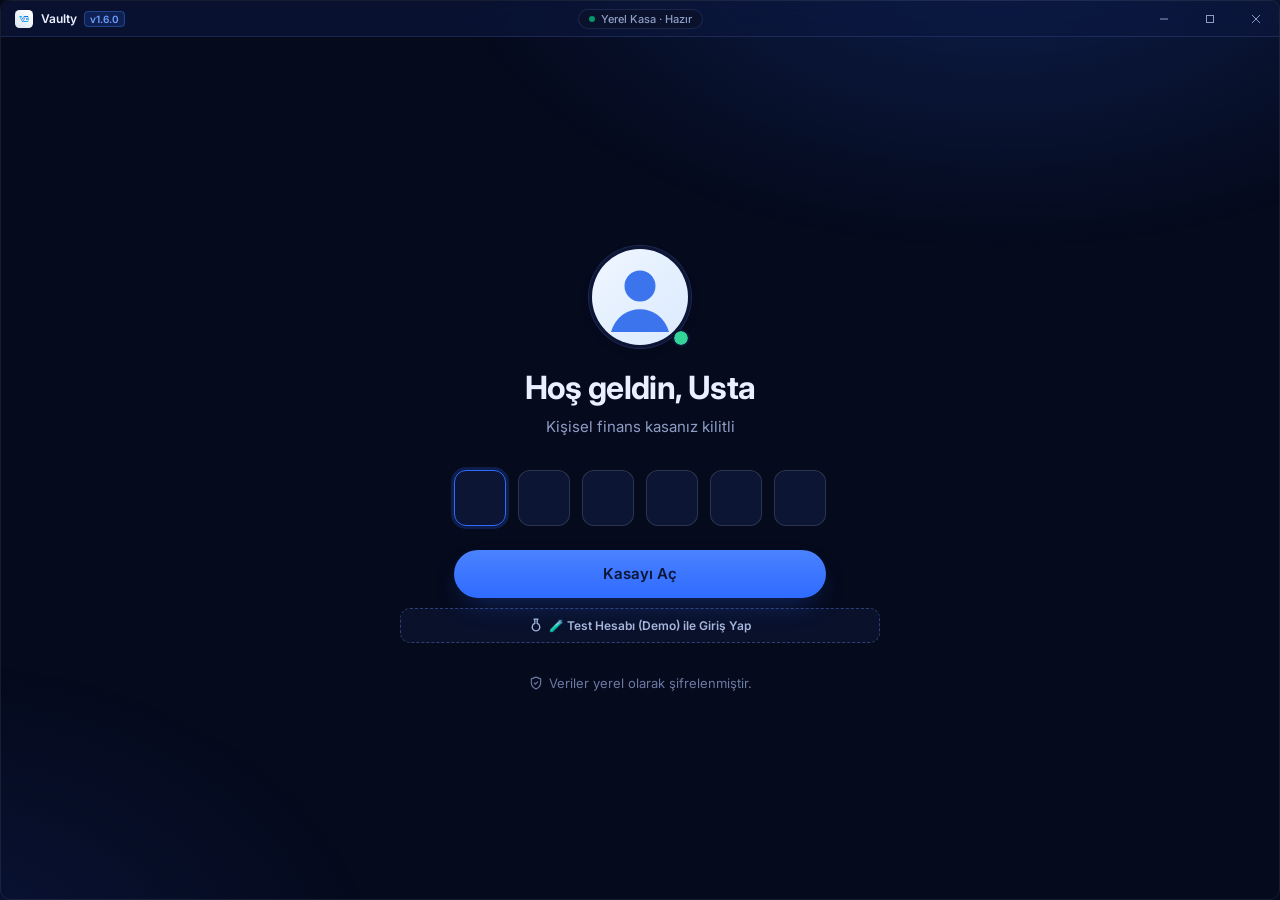
<file: index.html>
<!doctype html>
<html lang="tr">
<head>
<script>(function(){try{var p=localStorage.getItem("vaulty-theme")||"dark";var d=p==="system"?(matchMedia("(prefers-color-scheme: dark)").matches?"dark":"light"):(p==="light"?"light":"dark");document.documentElement.setAttribute("data-theme",d);}catch(e){document.documentElement.setAttribute("data-theme","dark");}})();</script>
<meta charset="utf-8">
<meta name="viewport" content="width=device-width, initial-scale=1">
<title>Vaulty</title>
<link rel="icon" type="image/jpeg" href="assets/app-icon.jpg">
<link rel="apple-touch-icon" href="assets/app-icon.jpg">
<link rel="preconnect" href="https://fonts.googleapis.com">
<link rel="preconnect" href="https://fonts.gstatic.com" crossorigin>
<link href="https://fonts.googleapis.com/css2?family=Inter:wght@400;500;600;700&family=Plus+Jakarta+Sans:wght@400;500;600;700&family=JetBrains+Mono:wght@500;600&display=swap" rel="stylesheet">
<link rel="stylesheet" href="shell.css">
<link rel="stylesheet" href="styles.css">
<link rel="stylesheet" href="theme.css">
</head>
<body class="light-shell">
<div class="shell">
  <!-- 36px Desktop Window Titlebar (Electron-ready) -->
  <header class="titlebar titlebar--light">
    <div class="titlebar__left">
      <img class="titlebar__logo" src="assets/app-icon.jpg" alt="Vaulty" width="18" height="18">
      <span class="titlebar__title">Vaulty <span style="font-size:10px;font-weight:600;color:var(--ink-blue);background:var(--tint-blue);border:1px solid var(--border-blue);padding:1px 5px;border-radius:4px;margin-left:4px;">v1.6.0</span></span>
    </div>
    <span class="env env--light"><i class="dot"></i>Yerel Kasa · Hazır</span>
    <div class="titlebar__controls" aria-label="Pencere kontrolleri">
      <button class="wc" data-wc="minimize" aria-label="Simge durumuna küçült" title="Simge durumuna küçült">
        <svg viewBox="0 0 10 10" width="10" height="10"><path d="M1 5h8" stroke="currentColor"/></svg>
      </button>
      <button class="wc" data-wc="maximize" aria-label="Ekranı kapla" title="Ekranı kapla">
        <svg viewBox="0 0 10 10" width="10" height="10"><rect x="1.5" y="1.5" width="7" height="7" fill="none" stroke="currentColor"/></svg>
      </button>
      <button class="wc wc--close" data-wc="close" aria-label="Kapat" title="Kapat">
        <svg viewBox="0 0 10 10" width="10" height="10"><path d="m1 1 8 8M9 1 1 9" stroke="currentColor"/></svg>
      </button>
    </div>
  </header>

  <!-- Seamless Centered Canvas -->
  <main class="canvas" aria-label="Kasa kimlik doğrulama ekranı">
    <section class="auth-flow" aria-labelledby="welcome-heading">
      <!-- 1. User Avatar / Profile Section (104x104) -->
      <div class="avatar-wrap">
        <div class="avatar-ring" title="Kasa Hazır / Çevrimdışı Güvenli">
          <div class="avatar">
            <svg viewBox="0 0 96 96" width="96" height="96" fill="none" aria-hidden="true">
              <defs>
                <linearGradient id="avatarGrad" x1="0" y1="0" x2="96" y2="96" gradientUnits="userSpaceOnUse">
                  <stop offset="0%" stop-color="#EFF6FF"/>
                  <stop offset="100%" stop-color="#DBEAFE"/>
                </linearGradient>
              </defs>
              <rect width="96" height="96" fill="url(#avatarGrad)"/>
              <circle cx="48" cy="37" r="15.5" fill="#2563EB" fill-opacity="0.88"/>
              <path d="M19 83c4.2-15 16.2-22.8 29-22.8S72.8 68 77 83" fill="#2563EB" fill-opacity="0.88"/>
            </svg>
          </div>
          <span class="avatar-status" role="status" aria-label="Kasa Hazır / Çevrimdışı Güvenli"></span>
        </div>
      </div>

      <!-- 2. Greeting & Labels -->
      <header class="identity-header">
        <h1 id="welcome-heading" class="identity-title">Hoş geldin, Usta</h1>
        <p class="identity-subtitle">Kişisel finans kasanız kilitli</p>
      </header>

      <!-- 3. 6-Digit Banking PIN Input Matrix -->
      <form id="unlockForm" class="unlock-form" novalidate autocomplete="off" autocorrect="off" autocapitalize="off" spellcheck="false">
        <div
          class="pin-matrix"
          id="pinMatrix"
          role="group"
          aria-label="6 Haneli Kasa PIN Kodu"
          aria-describedby="pinError"
        >
          <div class="pin-cell">
            <input type="text" inputmode="numeric" pattern="[0-9]*" maxlength="1" autocomplete="off" autocorrect="off" autocapitalize="off" spellcheck="false" name="pin_digit_0" aria-label="PIN 1. hane" data-index="0" autofocus>
            <span class="pin-dot" aria-hidden="true"></span>
          </div>
          <div class="pin-cell">
            <input type="text" inputmode="numeric" pattern="[0-9]*" maxlength="1" autocomplete="off" autocorrect="off" autocapitalize="off" spellcheck="false" name="pin_digit_1" aria-label="PIN 2. hane" data-index="1">
            <span class="pin-dot" aria-hidden="true"></span>
          </div>
          <div class="pin-cell">
            <input type="text" inputmode="numeric" pattern="[0-9]*" maxlength="1" autocomplete="off" autocorrect="off" autocapitalize="off" spellcheck="false" name="pin_digit_2" aria-label="PIN 3. hane" data-index="2">
            <span class="pin-dot" aria-hidden="true"></span>
          </div>
          <div class="pin-cell">
            <input type="text" inputmode="numeric" pattern="[0-9]*" maxlength="1" autocomplete="off" autocorrect="off" autocapitalize="off" spellcheck="false" name="pin_digit_3" aria-label="PIN 4. hane" data-index="3">
            <span class="pin-dot" aria-hidden="true"></span>
          </div>
          <div class="pin-cell">
            <input type="text" inputmode="numeric" pattern="[0-9]*" maxlength="1" autocomplete="off" autocorrect="off" autocapitalize="off" spellcheck="false" name="pin_digit_4" aria-label="PIN 5. hane" data-index="4">
            <span class="pin-dot" aria-hidden="true"></span>
          </div>
          <div class="pin-cell">
            <input type="text" inputmode="numeric" pattern="[0-9]*" maxlength="1" autocomplete="off" autocorrect="off" autocapitalize="off" spellcheck="false" name="pin_digit_5" aria-label="PIN 6. hane" data-index="5">
            <span class="pin-dot" aria-hidden="true"></span>
          </div>
        </div>

        <p class="field-error" id="pinError" role="alert" aria-live="polite"></p>

        <!-- 4. Unlock Button -->
        <button type="submit" class="unlock-btn" id="unlockBtn">
          <span class="unlock-btn__text">Kasayı Aç</span>
          <span class="unlock-btn__spinner" aria-hidden="true"></span>
        </button>

        <!-- 4b. Test Mode Quick Launch Button -->
        <button type="button" class="btn-demo-mode" id="demoModeLoginBtn" title="Şifre girmeden örnek test hesabı ile aç">
          <svg viewBox="0 0 24 24" width="14" height="14" fill="none" stroke="currentColor" stroke-width="2.2" stroke-linecap="round" stroke-linejoin="round" aria-hidden="true">
            <path d="M10 2v7.31M14 2v7.31M8.5 2h7M14 9.3a6.5 6.5 0 1 1-4 0"/>
          </svg>
          <span>🧪 Test Hesabı (Demo) ile Giriş Yap</span>
        </button>
      </form>

      <!-- 5. Security Footer -->
      <footer class="security-footer">
        <span class="security-badge">
          <svg viewBox="0 0 24 24" width="14" height="14" fill="none" stroke="currentColor" stroke-width="2" stroke-linecap="round" stroke-linejoin="round" aria-hidden="true">
            <path d="M12 2 4 5v6c0 5 3.4 9.3 8 11 4.6-1.7 8-6 8-11V5l-8-3Z"/>
            <path d="m9 12 2 2 4-4"/>
          </svg>
          <span>Veriler yerel olarak şifrelenmiştir.</span>
        </span>
      </footer>
    </section>
  </main>
</div>

<script src="storage.js"></script>
<script src="shell.js"></script>
<script src="app.js"></script>
<script src="motion.js"></script>
</body>
</html>
</file>
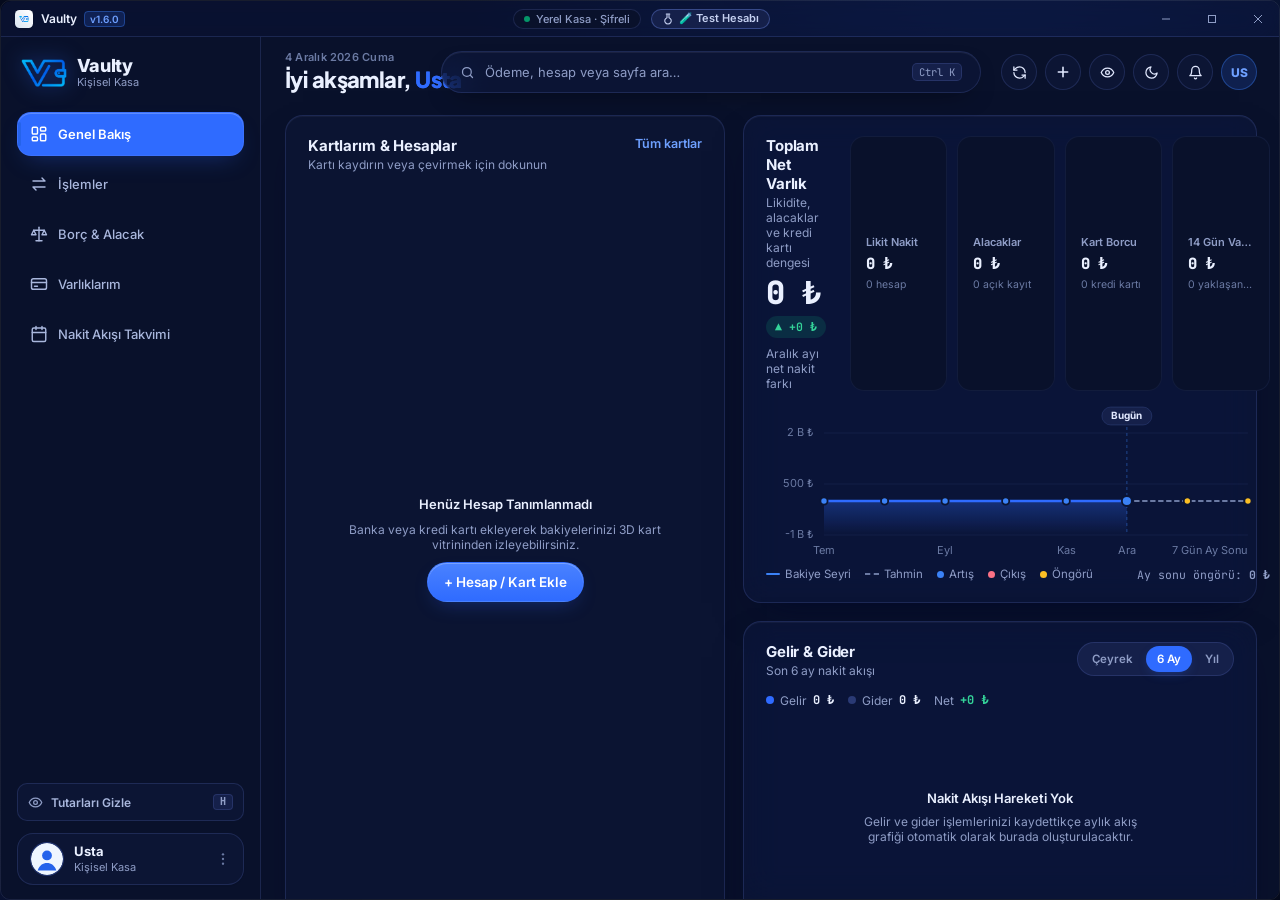
<file: dashboard.html>
<!doctype html>
<html lang="tr">
<head>
<script>(function(){try{var p=localStorage.getItem("vaulty-theme")||"dark";var d=p==="system"?(matchMedia("(prefers-color-scheme: dark)").matches?"dark":"light"):(p==="light"?"light":"dark");document.documentElement.setAttribute("data-theme",d);}catch(e){document.documentElement.setAttribute("data-theme","dark");}})();</script>
<meta charset="utf-8">
<meta name="viewport" content="width=device-width, initial-scale=1">
<meta name="color-scheme" content="dark light">
<title>Vaulty</title>
<link rel="icon" type="image/jpeg" href="assets/app-icon.jpg">
<link rel="apple-touch-icon" href="assets/app-icon.jpg">
<link rel="preconnect" href="https://fonts.googleapis.com">
<link rel="preconnect" href="https://fonts.gstatic.com" crossorigin>
<link href="https://fonts.googleapis.com/css2?family=Inter:wght@400;500;600;700;800&family=Plus+Jakarta+Sans:wght@500;600;700;800&family=JetBrains+Mono:wght@400;500;600;700&display=swap" rel="stylesheet">
<link rel="stylesheet" href="shell.css">
<link rel="stylesheet" href="components/sidebar/sidebar.css">
<link rel="stylesheet" href="components/cards/cards.css">
<link rel="stylesheet" href="components/charts/charts.css">
<link rel="stylesheet" href="components/tables/tables.css">
<link rel="stylesheet" href="views/views.css">
<link rel="stylesheet" href="modals/modals.css">
<link rel="stylesheet" href="components/recurring/recurring.css">
<link rel="stylesheet" href="theme.css">
</head>
<body>
<div class="shell">

  <!-- 36px Masaüstü Pencere Başlık Çubuğu -->
  <header class="titlebar">
    <div class="titlebar__left">
      <img class="titlebar__logo" src="assets/app-icon.jpg" alt="Vaulty" width="18" height="18">
      <span class="titlebar__title">Vaulty <span style="font-size:10px;font-weight:600;color:var(--ink-blue);background:var(--tint-blue);border:1px solid var(--border-blue);padding:1px 5px;border-radius:4px;margin-left:4px;">v1.6.0</span></span>
    </div>
    <div class="titlebar__center">
      <span class="env" id="titlebarEnvBadge"><i class="dot"></i>Yerel Kasa · Şifreli</span>
      
      <!-- Test / Demo Modu Kontrol Şeridi -->
      <div class="test-mode-controls" id="testModeControls" style="-webkit-app-region: no-drag !important; display:inline-flex; align-items:center; gap:6px;">
        <button type="button" class="titlebar-test-btn" id="toggleTestModeBtn" title="Örnek verilerle test hesabına geç">
          <svg viewBox="0 0 24 24" width="12" height="12" fill="none" stroke="currentColor" stroke-width="2.2" stroke-linecap="round" stroke-linejoin="round" aria-hidden="true">
            <path d="M10 2v7.31M14 2v7.31M8.5 2h7M14 9.3a6.5 6.5 0 1 1-4 0"/>
          </svg>
          <span>🧪 Test Hesabı</span>
        </button>
        <div class="test-mode-active-bar" id="testModeActiveBar" style="display:none; align-items:center; gap:6px;">
          <span class="test-pill mono">TEST MODU</span>
          <button type="button" class="test-action-btn test-action-btn--reset" id="resetTestDataBtn" title="Test verilerini ilk haline sıfırla">
            🔄 Testi Sıfırla
          </button>
          <button type="button" class="test-action-btn test-action-btn--exit" id="exitTestModeBtn" title="Test modunu kapat ve asıl hesabıma dön">
            ✕ Çıkış
          </button>
        </div>
      </div>
    </div>
    <div class="titlebar__controls" aria-label="Pencere kontrolleri">
      <button class="wc" data-wc="minimize" aria-label="Simge durumuna küçült" title="Simge durumuna küçült">
        <svg viewBox="0 0 10 10" width="10" height="10"><path d="M1 5h8" stroke="currentColor"/></svg>
      </button>
      <button class="wc" data-wc="maximize" aria-label="Ekranı kapla" title="Ekranı kapla">
        <svg viewBox="0 0 10 10" width="10" height="10"><rect x="1.5" y="1.5" width="7" height="7" fill="none" stroke="currentColor"/></svg>
      </button>
      <button class="wc wc--close" data-wc="close" aria-label="Kapat" title="Kapat">
        <svg viewBox="0 0 10 10" width="10" height="10"><path d="m1 1 8 8M9 1 1 9" stroke="currentColor"/></svg>
      </button>
    </div>
  </header>

  <div class="workspace root-layout" id="app">
    <!-- Sol Navigasyon Kenar Çubuğu (260px sabit, #F8FAFC, 1px solid #E2E8F0) -->
    <aside class="sidebar" aria-label="Ana menü">
      <!-- Blok 1: Marka Başlığı (Vaulty) -->
      <header class="sidebar__header">
        <div class="brand">
          <img class="brand__logo-img" src="assets/vault-logo.png" alt="Vaulty" draggable="false">
          <div class="brand__meta">
            <span class="brand__name">Vaulty</span>
            <span class="brand__sub">Kişisel Kasa</span>
          </div>
        </div>
      </header>

      <!-- Blok 2: Ana Navigasyon (5 Temel Rota) -->
      <nav class="nav nav--primary" aria-label="Ana modüller">
        <a href="#" class="nav__item is-active" aria-current="page" data-view="dashboard" data-title="Genel Bakış">
          <svg viewBox="0 0 24 24" aria-hidden="true">
            <rect x="3" y="3" width="7" height="9" rx="1.5"/>
            <rect x="14" y="3" width="7" height="5" rx="1.5"/>
            <rect x="14" y="12" width="7" height="9" rx="1.5"/>
            <rect x="3" y="16" width="7" height="5" rx="1.5"/>
          </svg>
          <span class="nav__label">Genel Bakış</span>
        </a>
        <a href="#" class="nav__item" data-view="transactions" data-title="İşlemler">
          <svg viewBox="0 0 24 24" aria-hidden="true">
            <path d="M4 8h16l-4-4"/>
            <path d="M20 16H4l4 4"/>
          </svg>
          <span class="nav__label">İşlemler</span>
        </a>
        <a href="#" class="nav__item" data-view="debt" data-title="Borç & Alacak">
          <svg viewBox="0 0 24 24" aria-hidden="true">
            <path d="M12 3v18"/>
            <path d="M5 7h14"/>
            <path d="m5 7-3 6h6l-3-6Z"/>
            <path d="m19 7-3 6h6l-3-6Z"/>
            <path d="M8 21h8"/>
          </svg>
          <span class="nav__label">Borç &amp; Alacak</span>
        </a>
        <a href="#" class="nav__item" data-view="assets" data-title="Varlıklarım">
          <svg viewBox="0 0 24 24" aria-hidden="true">
            <rect x="2" y="5" width="20" height="14" rx="2.5"/>
            <path d="M2 10h20"/>
            <path d="M6 15h4"/>
          </svg>
          <span class="nav__label">Varlıklarım</span>
        </a>
        <a href="#" class="nav__item" data-view="planned" data-title="Nakit Akışı Takvimi">
          <svg viewBox="0 0 24 24" aria-hidden="true">
            <rect x="3" y="4" width="18" height="18" rx="2"/>
            <path d="M16 2v4M8 2v4M3 10h18"/>
          </svg>
          <span class="nav__label">Nakit Akışı Takvimi</span>
        </a>
      </nav>

      <!-- Hızlı Araçlar: Tutarları Gizle / Gizlilik Modu -->
      <div class="sidebar__tools">
        <button type="button" class="sidebar-privacy-btn" id="privacyToggleBtn" data-action="toggle-privacy" title="Gizlilik Modu (Kısayol: H)" aria-label="Gizlilik Modunu Aç/Kapat">
          <span class="privacy-btn-icon">
            <svg class="privacy-icon-eye" viewBox="0 0 24 24" width="15" height="15" fill="none" stroke="currentColor" stroke-width="2" stroke-linecap="round" stroke-linejoin="round">
              <path d="M2 12s3-7 10-7 10 7 10 7-3 7-10 7-10-7-10-7Z"/>
              <circle cx="12" cy="12" r="3"/>
            </svg>
            <svg class="privacy-icon-off" viewBox="0 0 24 24" width="15" height="15" fill="none" stroke="currentColor" stroke-width="2" stroke-linecap="round" stroke-linejoin="round" style="display:none;">
              <path d="M9.88 9.88a3 3 0 1 0 4.24 4.24"/>
              <path d="M10.73 5.08A10.43 10.43 0 0 1 12 5c7 0 10 7 10 7a13.16 13.16 0 0 1-1.67 2.68"/>
              <path d="M6.61 6.61A13.526 13.526 0 0 0 2 12s3 7 10 7a9.74 9.74 0 0 0 5.39-1.61"/>
              <line x1="2" y1="2" x2="22" y2="22"/>
            </svg>
          </span>
          <span class="privacy-btn-label">Tutarları Gizle</span>
          <kbd class="privacy-kbd-hint">H</kbd>
        </button>
      </div>

      <!-- Blok 3: Kullanıcı Profili & Oturum Alt Kartı -->
      <div class="sidebar__footer" id="userMenuWrap">
        <div class="user-popover" id="userPopover" role="menu" aria-label="Kullanıcı oturum menüsü" hidden style="display: none !important; pointer-events: none !important;">
          <button type="button" class="popover-item" id="openSettingsBtn" data-action="open-settings-modal" role="menuitem">
            <svg viewBox="0 0 24 24" width="16" height="16" fill="none" stroke="currentColor" stroke-width="2" stroke-linecap="round" stroke-linejoin="round" aria-hidden="true">
              <path d="M20 21v-2a4 4 0 0 0-4-4H8a4 4 0 0 0-4 4v2"/>
              <circle cx="12" cy="7" r="4"/>
            </svg>
            <span>Profil &amp; Kasa Ayarları</span>
          </button>
          <button type="button" class="popover-item" id="openPreferencesBtn" data-action="open-preferences-modal" role="menuitem">
            <svg viewBox="0 0 24 24" width="16" height="16" fill="none" stroke="currentColor" stroke-width="2" stroke-linecap="round" stroke-linejoin="round" aria-hidden="true">
              <circle cx="12" cy="12" r="3"/>
              <path d="M19.4 15a1.7 1.7 0 0 0 .3 1.8l.1.1a2 2 0 1 1-2.8 2.8l-.1-.1a1.7 1.7 0 0 0-1.8-.3 1.7 1.7 0 0 0-1 1.5V21a2 2 0 1 1-4 0v-.1a1.7 1.7 0 0 0-1.1-1.5 1.7 1.7 0 0 0-1.8.3l-.1.1a2 2 0 1 1-2.8-2.8l.1-.1a1.7 1.7 0 0 0 .3-1.8 1.7 1.7 0 0 0-1.5-1H3a2 2 0 1 1 0-4h.1a1.7 1.7 0 0 0 1.5-1.1 1.7 1.7 0 0 0-.3-1.8l-.1-.1a2 2 0 1 1 2.8-2.8l.1.1a1.7 1.7 0 0 0 1.8.3H9a1.7 1.7 0 0 0 1-1.5V3a2 2 0 1 1 4 0v.1a1.7 1.7 0 0 0 1 1.5 1.7 1.7 0 0 0 1.8-.3l.1-.1a2 2 0 1 1 2.8 2.8l-.1.1a1.7 1.7 0 0 0-.3 1.8V9a1.7 1.7 0 0 0 1.5 1H21a2 2 0 1 1 0 4h-.1a1.7 1.7 0 0 0-1.5 1Z"/>
            </svg>
            <span>Uygulama Tercihleri</span>
          </button>
          <button type="button" class="popover-item" id="backupVaultBtn" data-action="backup-vault" role="menuitem">
            <svg viewBox="0 0 24 24" width="16" height="16" fill="none" stroke="currentColor" stroke-width="2" stroke-linecap="round" stroke-linejoin="round" aria-hidden="true">
              <path d="M19 21H5a2 2 0 0 1-2-2V5a2 2 0 0 1 2-2h11l5 5v11a2 2 0 0 1-2 2Z"/>
              <polyline points="17 21 17 13 7 13 7 21"/>
              <polyline points="7 3 7 8 15 8"/>
            </svg>
            <span>Yedek Al (JSON)</span>
          </button>
          <button type="button" class="popover-item" id="restoreVaultBtn" data-action="restore-vault" role="menuitem">
            <svg viewBox="0 0 24 24" width="16" height="16" fill="none" stroke="currentColor" stroke-width="2" stroke-linecap="round" stroke-linejoin="round" aria-hidden="true">
              <path d="M21 15v4a2 2 0 0 1-2 2H5a2 2 0 0 1-2-2v-4"/>
              <polyline points="17 8 12 3 7 8"/>
              <line x1="12" y1="3" x2="12" y2="15"/>
            </svg>
            <span>Yedekten Geri Yükle</span>
          </button>
          <div class="popover-divider" role="separator"></div>
          <button type="button" class="popover-item" id="popoverTestToggleBtn" data-action="enter-test-mode" role="menuitem">
            <svg viewBox="0 0 24 24" width="16" height="16" fill="none" stroke="currentColor" stroke-width="2" stroke-linecap="round" stroke-linejoin="round" aria-hidden="true">
              <path d="M10 2v7.31M14 2v7.31M8.5 2h7M14 9.3a6.5 6.5 0 1 1-4 0"/>
            </svg>
            <span id="popoverTestToggleText">Test Hesabına Geç</span>
          </button>
          <button type="button" class="popover-item" id="popoverResetTestBtn" data-action="reset-test-mode" role="menuitem" style="display:none;color:var(--ink-amber);">
            <svg viewBox="0 0 24 24" width="16" height="16" fill="none" stroke="currentColor" stroke-width="2" stroke-linecap="round" stroke-linejoin="round" aria-hidden="true">
              <path d="M3 12a9 9 0 0 1 15-6.7L21 8"/><path d="M21 3v5h-5"/>
              <path d="M21 12a9 9 0 0 1-15 6.7L3 16"/><path d="M3 21v-5h5"/>
            </svg>
            <span>Test Verilerini Sıfırla</span>
          </button>
          <div class="popover-divider" role="separator"></div>
          <button type="button" class="popover-item popover-item--danger" id="lockVaultBtn" role="menuitem">
            <svg viewBox="0 0 24 24" width="16" height="16" fill="none" stroke="currentColor" stroke-width="2" stroke-linecap="round" stroke-linejoin="round" aria-hidden="true">
              <rect x="4" y="11" width="16" height="10" rx="2"/>
              <path d="M8 11V7a4 4 0 0 1 8 0v4"/>
            </svg>
            <span>Kasayı Kilitle</span>
          </button>
        </div>

        <button
          type="button"
          class="user-card"
          id="userCardBtn"
          aria-haspopup="menu"
          aria-expanded="false"
        >
          <span class="user-card__avatar" id="sidebarUserAvatar" aria-hidden="true">
            <svg viewBox="0 0 36 36" width="34" height="34" fill="none">
              <rect width="36" height="36" rx="18" fill="#EFF6FF"/>
              <circle cx="18" cy="14" r="5.5" fill="#2563EB"/>
              <path d="M7.5 31c1.7-5.6 6-8.4 10.5-8.4s8.8 2.8 10.5 8.4" fill="#2563EB"/>
            </svg>
          </span>
          <span class="user-card__info">
            <span class="user-card__name" id="sidebarUserName">Usta</span>
            <span class="user-card__sub">Kişisel Kasa</span>
          </span>
          <span class="user-card__more" id="userCardMoreBtn" title="Oturum menüsü" aria-hidden="true">
            <svg viewBox="0 0 24 24" width="16" height="16" fill="currentColor">
              <circle cx="12" cy="5" r="1.75"/>
              <circle cx="12" cy="12" r="1.75"/>
              <circle cx="12" cy="19" r="1.75"/>
            </svg>
          </span>
        </button>
      </div>
    </aside>

    <!-- Ana İçerik Alanı -->
    <main class="center scroll main-content" id="center">

      <!-- Üst Yardımcı Çubuk (Solda Karşılama, Ortada Geniş Arama, Sağda Hızlı Simgeler) -->
      <div class="vy-topbar" id="vyTopbar">
        <div class="vy-topbar__greet" id="vyTopGreet">
          <div class="vy-greeting__date"></div>
          <h1 class="overview-title vy-greeting__title">Genel Bakış</h1>
        </div>
        <div class="vy-topbar__center">
          <button type="button" class="vy-topbar__search" id="vyTopSearchBtn" aria-label="Ödeme, hesap veya sayfa ara">
            <svg viewBox="0 0 24 24" width="15" height="15" fill="none" stroke="currentColor" stroke-width="2" stroke-linecap="round"><circle cx="11" cy="11" r="7"/><path d="m20 20-3.5-3.5"/></svg>
            <span>Ödeme, hesap veya sayfa ara…</span>
            <kbd>Ctrl K</kbd>
          </button>
        </div>
        <div class="vy-topbar__right">
          <!-- Sabit 36x36 İkon Yuvası: Titreme/Kayma Yapmadan Açılan Cam Kapsül -->
          <div class="vy-rec-slot" id="recAlertSlot">
            <div id="recurringAlertBanner" class="recurring-alert-banner vy-topbar__alert is-collapsed"></div>
          </div>
          <div class="vy-topbar__actions">
          <button type="button" class="vy-circle-btn" data-action="open-transaction-modal" title="Yeni İşlem Ekle" aria-label="Yeni İşlem Ekle">
            <svg viewBox="0 0 24 24" width="16" height="16" fill="none" stroke="currentColor" stroke-width="2.4" stroke-linecap="round"><path d="M12 5v14M5 12h14"/></svg>
          </button>
          <button type="button" class="vy-circle-btn vy-privacy-toggle" id="vyTopPrivacyBtn" data-action="toggle-privacy" title="Gizlilik Modu (Kısayol: H)" aria-label="Gizlilik Modunu Aç/Kapat" aria-pressed="false">
            <svg class="privacy-icon-eye" viewBox="0 0 24 24" width="15" height="15" fill="none" stroke="currentColor" stroke-width="2" stroke-linecap="round" stroke-linejoin="round">
              <path d="M2 12s3-7 10-7 10 7 10 7-3 7-10 7-10-7-10-7Z"/>
              <circle cx="12" cy="12" r="3"/>
            </svg>
            <svg class="privacy-icon-off" viewBox="0 0 24 24" width="15" height="15" fill="none" stroke="currentColor" stroke-width="2" stroke-linecap="round" stroke-linejoin="round" style="display:none;">
              <path d="M9.88 9.88a3 3 0 1 0 4.24 4.24"/>
              <path d="M10.73 5.08A10.43 10.43 0 0 1 12 5c7 0 10 7 10 7a13.16 13.16 0 0 1-1.67 2.68"/>
              <path d="M6.61 6.61A13.526 13.526 0 0 0 2 12s3 7 10 7a9.74 9.74 0 0 0 5.39-1.61"/>
              <line x1="2" y1="2" x2="22" y2="22"/>
            </svg>
          </button>
          <button type="button" class="vy-circle-btn vy-theme-toggle" id="vyTopThemeBtn" title="Temayı Değiştir (Açık / Koyu)" aria-label="Temayı değiştir">
            <svg class="vy-sun" viewBox="0 0 24 24" fill="none" stroke="currentColor" stroke-width="2" stroke-linecap="round"><circle cx="12" cy="12" r="4"/><path d="M12 2v2M12 20v2M4.9 4.9l1.4 1.4M17.7 17.7l1.4 1.4M2 12h2M20 12h2M4.9 19.1l1.4-1.4M17.7 6.3l1.4-1.4"/></svg>
            <svg class="vy-moon" viewBox="0 0 24 24" fill="none" stroke="currentColor" stroke-width="2" stroke-linecap="round" stroke-linejoin="round"><path d="M21 12.8A9 9 0 1 1 11.2 3a7 7 0 0 0 9.8 9.8z"/></svg>
          </button>
          <div class="vy-bell-wrap" id="vyBellWrap">
            <button type="button" class="vy-circle-btn" id="vyBellBtn" title="Yaklaşan Ödeme &amp; Vadeler" aria-label="Bildirimler" aria-expanded="false">
              <svg viewBox="0 0 24 24" width="15" height="15" fill="none" stroke="currentColor" stroke-width="2" stroke-linecap="round" stroke-linejoin="round"><path d="M6 8a6 6 0 0 1 12 0c0 7 3 9 3 9H3s3-2 3-9"/><path d="M10.3 21a1.94 1.94 0 0 0 3.4 0"/></svg>
              <span class="vy-bell-dot" id="vyBellDot" hidden></span>
            </button>
            <div class="vy-bell-popover" id="vyBellPopover" hidden></div>
          </div>
          <button type="button" class="vy-avatar-pill" id="vyTopAvatarBtn" data-action="open-settings-modal" title="Profil &amp; Kasa Ayarları" aria-label="Profil ayarları">
            <span id="vyTopInitials">US</span>
          </button>
          </div>
        </div>
      </div>

      <!-- =================================================================
           EKRAN 1: VARLIKLARIM & HESAPLAR (ASSETS & ACCOUNTS)
           ================================================================= -->
      <div class="center__inner assets-screen" id="assetsView" hidden>
        <!-- 1. Üst Başlık Çubuğu -->
        <header class="dc-header assets-page-header">
          <div class="dc-header__titles">
            <h1 class="dc-title">Varlıklarım &amp; Hesaplar</h1>
          </div>
          <div class="dc-header__actions">
            <button type="button" class="dc-secondary-btn tx-btn-40" id="openTransferModalBtn" data-action="open-transfer-modal">
              <svg viewBox="0 0 24 24" width="15" height="15" fill="none" stroke="currentColor" stroke-width="2.2" stroke-linecap="round" stroke-linejoin="round" aria-hidden="true"><path d="m7 16 5 5 5-5"/><path d="M12 21V3"/><path d="m17 8-5-5-5 5"/></svg>
              <span>Para Aktar</span>
            </button>
            <button type="button" class="dc-add-btn tx-btn-40" id="openAddAccountBtn" data-action="open-account-modal">
              <svg viewBox="0 0 24 24" width="17" height="17" fill="none" stroke="currentColor" stroke-width="2.4" stroke-linecap="round" stroke-linejoin="round" aria-hidden="true">
                <path d="M12 5v14M5 12h14"/>
              </svg>
              <span>Yeni Hesap / Kart Ekle</span>
            </button>
          </div>
        </header>

        <!-- 2. Likidite & Kredi KPI Şeridi (3 Dengeli Kart) -->
        <section class="dc-kpis assets-kpis" id="assetsKpis" aria-label="Likidite ve kredi kartı özeti"></section>

        <!-- 3. Üç Sütunlu Çalışma Alanı (Sol Hesaplar | Orta Hesap İnceleyici | Sağ Kumbaralar) -->
        <section class="assets-split" aria-label="Cüzdan vitrini, hesap inceleyici ve kumbaralar">
          <!-- SOL PANEL: Hesaplarım & Varlık Dengesi -->
          <div class="wallet-pane">
            <div class="seg-control wallet-tabs" role="tablist" aria-label="Hesap türü filtresi">
              <button type="button" role="tab" class="seg-pill is-active" data-wtab="all" aria-selected="true">
                <span>Tümü</span>
                <span class="seg-count seg-count--all mono" id="wCountAll">0</span>
              </button>
              <button type="button" role="tab" class="seg-pill" data-wtab="liquid" aria-selected="false">
                <span>Banka / Nakit</span>
                <span class="seg-count mono" id="wCountLiquid">0</span>
              </button>
              <button type="button" role="tab" class="seg-pill" data-wtab="credit" aria-selected="false">
                <span>Kredi Kartları</span>
                <span class="seg-count mono" id="wCountCredit">0</span>
              </button>
            </div>

            <div class="wallet-stack" id="walletStack" role="listbox" aria-label="Hesaplar ve kartlar"></div>
            <div class="assets-mix-card" id="assetsMixCard" aria-label="Varlık ve kredi özeti"></div>
          </div>

          <!-- ORTA PANEL: Seçili Hesap Detayı & Hareket Masası -->
          <div class="inspector-pane" id="accountInspector" aria-live="polite"></div>

          <!-- SAĞ PANEL: Birikim Hedefleri & Kumbaralar -->
          <section class="savings-pots-section" aria-label="Birikim Kumbaraları ve Hedefler">
            <header class="pots-rail-head">
              <div>
                <h2 class="pots-rail-title">Birikim Kumbaraları</h2>
                <p class="pots-rail-sub" id="potsSummarySub">Aktif tasarruf hedefleri</p>
              </div>
              <button type="button" class="pots-add-btn" id="openAddSavingsGoalBtn">
                <svg viewBox="0 0 24 24" width="14" height="14" fill="none" stroke="currentColor" stroke-width="2.4" stroke-linecap="round"><path d="M12 5v14M5 12h14"/></svg>
                <span>Yeni</span>
              </button>
            </header>

            <div class="savings-pots-grid" id="savingsPotsGrid"></div>
          </section>
        </section>
      </div>

      <!-- =================================================================
           EKRAN 2: İŞLEMLER & HARCAMA KAYITLARI (TRANSACTIONS)
           ================================================================= -->
      <div class="center__inner transactions-screen" id="transactionsView" hidden>
        <header class="dc-header tx-page-header">
          <div class="dc-header__titles">
            <h1 class="dc-title">İşlemler &amp; Harcama Kayıtları</h1>
          </div>
          <div class="dc-header__actions">
            <button type="button" class="dc-secondary-btn tx-btn-40" id="openPayCardDebtFromTxBtn" data-action="open-pay-card-debt">
              <svg viewBox="0 0 24 24" width="16" height="16" fill="none" stroke="currentColor" stroke-width="2.2" stroke-linecap="round" stroke-linejoin="round" aria-hidden="true">
                <rect x="2" y="5" width="20" height="14" rx="2"/><path d="M2 10h20"/>
              </svg>
              <span>Kart Borcu Ödeme</span>
            </button>
            <button type="button" class="dc-secondary-btn tx-btn-40 tx-export-btn" id="exportTxBtn" data-action="export-transactions">
              <svg viewBox="0 0 24 24" width="16" height="16" fill="none" stroke="currentColor" stroke-width="2.2" stroke-linecap="round" stroke-linejoin="round" aria-hidden="true">
                <path d="M21 15v4a2 2 0 0 1-2 2H5a2 2 0 0 1-2-2v-4"/><polyline points="7 10 12 15 17 10"/><line x1="12" y1="15" x2="12" y2="3"/>
              </svg>
              <span>Dışa Aktar</span>
            </button>
            <button type="button" class="dc-add-btn tx-btn-40" id="openNewTxModalBtn" data-action="open-transaction-modal">
              <svg viewBox="0 0 24 24" width="17" height="17" fill="none" stroke="currentColor" stroke-width="2.4" stroke-linecap="round" stroke-linejoin="round" aria-hidden="true">
                <path d="M12 5v14M5 12h14"/>
              </svg>
              <span>Yeni İşlem Ekle</span>
            </button>
          </div>
        </header>

        <div id="txSubPaneList" class="tx-list-pane">
        <!-- İşlemler KPI Şeridi (3 Sütun Görsel Özet) -->
        <section class="dc-kpis assets-kpis tx-kpi-strip" id="txKpis" aria-label="İşlem özet göstergeleri"></section>

        <!-- İşlemler Ana Çalışma Alanı: Sol Tablo + Sağ Görsel Özet Paneli -->
        <div class="tx-workspace-grid">
        <section class="card activity-card tx-activity-card" aria-label="Tüm işlem hareketleri">
          <header class="tx-toolbar">
            <div class="tx-toolbar__left">
              <div class="search-field tx-search-field">
                <svg viewBox="0 0 24 24" width="15" height="15" fill="none" stroke="currentColor" stroke-width="2" stroke-linecap="round" stroke-linejoin="round" aria-hidden="true">
                  <circle cx="11" cy="11" r="7"/>
                  <path d="m21 21-4.3-4.3"/>
                </svg>
                <input id="txSearchInput" name="q_tx_search" type="search" placeholder="İşlem, kategori, hesap ara…" aria-label="İşlemlerde ara" autocomplete="off" autocorrect="off" autocapitalize="off" spellcheck="false">
              </div>

              <div class="tx-type-chips" id="txTypeQuickChips" role="group" aria-label="Hızlı işlem türü filtresi">
                <button type="button" class="tx-type-chip is-active" data-tx-type="all">Tümü</button>
                <button type="button" class="tx-type-chip" data-tx-type="Gider">Gider</button>
                <button type="button" class="tx-type-chip" data-tx-type="Gelir">Gelir</button>
                <button type="button" class="tx-type-chip" data-tx-type="Kart Borcu Ödeme">Kart Ödeme</button>
                <button type="button" class="tx-type-chip" data-tx-type="Transfer">Transfer</button>
              </div>
            </div>

            <div class="filters tx-filters">
              <span class="row-count mono" id="txViewRowCount">0 işlem</span>

              <!-- Hesap Seçimi -->
              <div class="custom-select tx-filter-dropdown" id="txFilterAccountDropdown" data-select-target="txFilterAccount">
                <select id="txFilterAccount" class="sr" tabindex="-1" aria-label="Hesap veya karta göre filtrele">
                  <option value="all">Tüm Hesaplar &amp; Kartlar</option>
                </select>
                <button type="button" class="custom-select__trigger tx-filter-dropdown__trigger" id="txFilterAccountTrigger" aria-haspopup="listbox" aria-expanded="false">
                  <span class="tx-filter-dropdown__label">Tüm Hesaplar &amp; Kartlar</span>
                  <svg class="custom-select__chevron" viewBox="0 0 24 24" width="14" height="14" fill="none" stroke="currentColor" stroke-width="2.2" stroke-linecap="round" stroke-linejoin="round" aria-hidden="true"><path d="m6 9 6 6 6-6"/></svg>
                </button>
                <div class="custom-select__popover tx-filter-dropdown__popover scroll" id="txFilterAccountPopover" role="listbox" hidden style="display: none !important; pointer-events: none !important;"></div>
              </div>

              <!-- İşlem Türü (Kaynak Select + Yedek Dropdown) -->
              <div class="custom-select tx-filter-dropdown tx-filter-dropdown--sr" id="txFilterTypeDropdown" data-select-target="txFilterType">
                <select id="txFilterType" class="sr" tabindex="-1" aria-label="İşlem türüne göre filtrele">
                  <option value="all">Tüm Türler</option>
                  <option value="Gider">Gider / Harcama</option>
                  <option value="Gelir">Gelir / Tahsilat</option>
                  <option value="Kart Borcu Ödeme">Kart Borcu Ödeme</option>
                  <option value="Transfer">Dahili Transfer</option>
                </select>
                <button type="button" class="custom-select__trigger tx-filter-dropdown__trigger" id="txFilterTypeTrigger" aria-haspopup="listbox" aria-expanded="false">
                  <span class="tx-filter-dropdown__label">Tüm Türler</span>
                  <svg class="custom-select__chevron" viewBox="0 0 24 24" width="14" height="14" fill="none" stroke="currentColor" stroke-width="2.2" stroke-linecap="round" stroke-linejoin="round" aria-hidden="true"><path d="m6 9 6 6 6-6"/></svg>
                </button>
                <div class="custom-select__popover tx-filter-dropdown__popover scroll" id="txFilterTypePopover" role="listbox" hidden style="display: none !important; pointer-events: none !important;"></div>
              </div>

              <!-- Zaman Aralığı -->
              <div class="custom-select tx-filter-dropdown" id="txFilterRangeDropdown" data-select-target="txFilterRange">
                <select id="txFilterRange" class="sr" tabindex="-1" aria-label="Zaman aralığına göre filtrele">
                  <option value="all">Tüm Zamanlar</option>
                  <option value="7">Son 7 Gün</option>
                  <option value="30">Son 30 Gün</option>
                  <option value="month">Bu Ay</option>
                </select>
                <button type="button" class="custom-select__trigger tx-filter-dropdown__trigger" id="txFilterRangeTrigger" aria-haspopup="listbox" aria-expanded="false">
                  <span class="tx-filter-dropdown__label">Tüm Zamanlar</span>
                  <svg class="custom-select__chevron" viewBox="0 0 24 24" width="14" height="14" fill="none" stroke="currentColor" stroke-width="2.2" stroke-linecap="round" stroke-linejoin="round" aria-hidden="true"><path d="m6 9 6 6 6-6"/></svg>
                </button>
                <div class="custom-select__popover tx-filter-dropdown__popover scroll" id="txFilterRangePopover" role="listbox" hidden style="display: none !important; pointer-events: none !important;"></div>
              </div>
            </div>
          </header>

          <div class="table-wrap tx-table-wrap">
            <table class="tx-modern-table">
              <thead>
                <tr>
                  <th>İşlem &amp; Bağlam</th>
                  <th>Tarih</th>
                  <th>Hesap &amp; Araç</th>
                  <th>Akış</th>
                  <th class="num">Tutar</th>
                </tr>
              </thead>
              <tbody id="txViewRows"></tbody>
            </table>
            <div class="empty tx-empty-placeholder" id="txViewEmpty" style="padding:48px 24px;text-align:center;display:flex;flex-direction:column;align-items:center;gap:12px;" hidden>
              <div style="width:52px;height:52px;border-radius:14px;background:var(--bg-muted);display:grid;place-items:center;color:var(--text-secondary);" aria-hidden="true">
                <svg viewBox="0 0 24 24" width="28" height="28" fill="none" stroke="currentColor" stroke-width="1.8">
                  <path d="M4 8h16l-4-4"/><path d="M20 16H4l4 4"/>
                </svg>
              </div>
              <p style="font-size:14px;font-weight:600;color:var(--text-primary);margin:0;">Henüz İşlem veya Harcama Kaydı Yok</p>
              <p style="font-size:13px;color:var(--text-secondary);max-width:320px;margin:0;">Gelir, gider ve kart ödemelerinizi kaydederek kasanızı takip etmeye başlayın.</p>
              <button type="button" class="dc-add-btn tx-btn-40" id="emptyTxAddNewBtn" data-action="open-transaction-modal" style="margin-top:6px;">+ Yeni İşlem Ekle</button>
            </div>
          </div>

          <footer class="tx-table-footer" id="txTableFooter" aria-label="Tablo özeti ve sayfalama">
            <div class="tx-footer-status" id="txFooterCounter">Toplam 0 işlemden 0-0 arası gösteriliyor</div>
            <div class="tx-footer-pagesize" role="group" aria-label="Sayfa başına işlem sayısı">
              <button type="button" class="tx-pagesize-chip is-active" data-pagesize="12">12</button>
              <button type="button" class="tx-pagesize-chip" data-pagesize="24">24</button>
              <button type="button" class="tx-pagesize-chip" data-pagesize="48">48</button>
            </div>
            <div class="tx-footer-pagination" id="txPaginationControls" aria-label="Sayfa geçiş kontrolleri"></div>
          </footer>
        </section>

        <!-- Sağ Görsel Özet Paneli -->
        <aside class="tx-side-rail" id="txSideRail" aria-label="İşlem görsel özeti"></aside>
        </div>
        </div>
      </div>

      <!-- =================================================================
           EKRAN 3: BORÇ & ALACAK DEFTERİ (DEBT & CREDIT LEDGER)
           ================================================================= -->
      <div class="center__inner ledger-screen" id="debtView" hidden>
        <header class="dc-header">
          <div class="dc-header__titles">
            <h1 class="dc-title">Borç &amp; Alacak Defteri</h1>
            <p class="dc-subtitle">Aktif yükümlülükler, alacaklar ve kısmi ödeme planları</p>
          </div>
          <button type="button" class="dc-add-btn" id="openNewDebtModalBtn" data-action="open-debt-modal">
            <svg viewBox="0 0 24 24" width="17" height="17" fill="none" stroke="currentColor" stroke-width="2.4" stroke-linecap="round" stroke-linejoin="round" aria-hidden="true">
              <path d="M12 5v14M5 12h14"/>
            </svg>
            <span>Yeni Kayıt Ekle</span>
          </button>
        </header>

        <section class="dc-kpis" id="dcKpis" aria-label="Borç ve alacak özeti"></section>

        <div class="dc-workspace-grid">
        <div class="dc-ledger-container">
          <section class="dc-toolbar" aria-label="Filtre ve arama araç çubuğu">
            <div class="seg-control" role="tablist" aria-label="Kayıt görünümü">
              <button type="button" role="tab" class="seg-pill is-active" data-seg="all" aria-selected="true">
                <span>Tümü</span>
                <span class="seg-count seg-count--all mono" id="segCountAll">0</span>
              </button>
              <button type="button" role="tab" class="seg-pill" data-seg="payable" aria-selected="false">
                <span>Borçlarım</span>
                <span class="seg-count seg-count--pay mono" id="segCountPay">0</span>
              </button>
              <button type="button" role="tab" class="seg-pill" data-seg="receivable" aria-selected="false">
                <span>Alacaklarım</span>
                <span class="seg-count seg-count--rec mono" id="segCountRec">0</span>
              </button>
            </div>

            <div class="dc-toolbar__right">
              <div class="dc-search">
                <svg viewBox="0 0 24 24" width="15" height="15" fill="none" stroke="currentColor" stroke-width="2" stroke-linecap="round" stroke-linejoin="round" aria-hidden="true">
                  <circle cx="11" cy="11" r="7"/>
                  <path d="m21 21-4.3-4.3"/>
                </svg>
                <input id="dcSearchInput" name="q_dc_search" type="search" placeholder="Kişi, kurum veya açıklama ara…" aria-label="Kayıtlarda ara" autocomplete="off" autocorrect="off" autocapitalize="off" spellcheck="false">
              </div>

              <div class="custom-select tx-filter-dropdown" id="dcSortDropdown" data-select-target="dcSortSelect">
                <select id="dcSortSelect" class="sr" tabindex="-1" aria-label="Sıralama ölçütü">
                  <option value="due">Vadeye Göre (En Yakın)</option>
                  <option value="remaining">Kalan Tutara Göre</option>
                </select>
                <button type="button" class="custom-select__trigger tx-filter-dropdown__trigger" id="dcSortTrigger" aria-haspopup="listbox" aria-expanded="false">
                  <span class="tx-filter-dropdown__label">Vadeye Göre (En Yakın)</span>
                  <svg class="custom-select__chevron" viewBox="0 0 24 24" width="14" height="14" fill="none" stroke="currentColor" stroke-width="2.2" stroke-linecap="round" stroke-linejoin="round" aria-hidden="true"><path d="m6 9 6 6 6-6"/></svg>
                </button>
                <div class="custom-select__popover tx-filter-dropdown__popover scroll" id="dcSortPopover" role="listbox" hidden style="display: none !important; pointer-events: none !important;"></div>
              </div>
            </div>
          </section>

          <section class="dc-list" id="dcList" aria-label="Alacak ve borç listesi"></section>
        </div>

        <aside class="dc-side-rail" id="dcSideRail" aria-label="Borç ve alacak görsel özeti"></aside>
        </div>
      </div>

      <!-- =================================================================
           EKRAN 4: GENEL BAKIŞ (DASHBOARD OVERVIEW)
           ================================================================= -->
      <div class="center__inner dash-screen" id="dashboardView">
        <!-- ÜST BENTO (Referans Görsel 1: Sol Kart Yığını | Sağ Net Bakiye + Nakit Akışı) -->
        <div class="vy-hero-bento">
          <!-- SOL PANEL: Etkileşimli 3D Kart Yığını & Çevirme -->
          <section class="dash-card dash-panel vy-hero-cards-panel dash-anim" style="--i:1" aria-label="Kartlarım ve Hesaplar">
            <header class="dash-panel__head">
              <div>
                <h2 class="dash-panel__title">Kartlarım &amp; Hesaplar</h2>
                <p class="dash-panel__sub">Kartı kaydırın veya çevirmek için dokunun</p>
              </div>
              <button type="button" class="vy-panel-link" id="dashAllCardsLink" data-goto-view="assets">Tüm kartlar</button>
            </header>
            <div class="dash-wallet vy-wallet-stage" id="dashWallet"></div>
          </section>

          <!-- SAĞ KOLON: Üstte Net Varlık + Tahmin Grafiği, Altta Gelir & Gider -->
          <div class="vy-hero-analytics">
            <!-- SAĞ ÜST PANEL: Net Varlık Değeri + 4'lü Kırılım + Çizgi Grafik -->
            <section class="dash-card dash-panel vy-balance-panel dash-anim" style="--i:2" aria-label="Net varlık ve bakiye seyri">
              <header class="dash-panel__head">
                <div>
                  <h2 class="dash-panel__title">Toplam Net Varlık</h2>
                  <p class="dash-panel__sub" id="heroBalanceSub">Likidite, alacaklar ve kredi kartı dengesi</p>
                </div>
              </header>
              <div class="vy-balance-top" id="kpis"></div>
              <div class="vy-balance-chart-wrap" id="heroBalanceSpark"></div>
            </section>

            <!-- SAĞ ALT PANEL: Gelir & Gider (Dönem Seçicili) -->
            <section class="dash-card dash-panel vy-cashflow-panel dash-anim" style="--i:3" aria-label="Gelir ve Gider">
              <header class="dash-panel__head">
                <div>
                  <h2 class="dash-panel__title">Gelir &amp; Gider</h2>
                  <p class="dash-panel__sub" id="cashFlowPeriodSub">Son 6 ay nakit akışı</p>
                </div>
                <div class="vy-period-seg" id="cashPeriodSeg" role="group" aria-label="Dönem seçimi">
                  <button type="button" class="vy-period-btn" data-cash-months="3">Çeyrek</button>
                  <button type="button" class="vy-period-btn is-active" data-cash-months="6">6 Ay</button>
                  <button type="button" class="vy-period-btn" data-cash-months="12">Yıl</button>
                </div>
              </header>
              <div class="vy-cash-summary" id="cashFlowSummary"></div>
              <div class="chart-box dash-chart" id="chartCash"></div>
            </section>
          </div>
        </div>

        <!-- ALT 3'LÜ BENTO: Harcama Dağılımı | Son Hareketler | Borç & Alacak Radarı -->
        <div class="vy-lower-bento">
          <section class="dash-card dash-panel dash-anim" style="--i:4" aria-label="Aylık harcama dağılımı">
            <header class="dash-panel__head">
              <div>
                <h2 class="dash-panel__title">Harcama Dağılımı</h2>
                <p class="dash-panel__sub">Kategorilere göre gider payı</p>
              </div>
              <a href="#" class="dash-link" id="dashSpendInsightsLink">Detaylı Analiz <span aria-hidden="true">→</span></a>
            </header>
            <div class="dash-spend" id="dashSpend"></div>
          </section>

          <section class="dash-card dash-panel dash-anim" style="--i:5" aria-label="Son hareketler">
            <header class="dash-panel__head">
              <div>
                <h2 class="dash-panel__title">Son Hareketler</h2>
                <p class="dash-panel__sub">En son kaydedilen işlemler</p>
              </div>
              <a href="#" class="dash-link" id="dashAllTxLink">Tümü <span aria-hidden="true">→</span></a>
            </header>
            <ul class="dash-activity" id="dashRecent"></ul>
          </section>

          <section class="dash-card dash-panel dash-anim" style="--i:6" aria-label="Borç ve alacak radarı">
            <header class="dash-panel__head">
              <div>
                <h2 class="dash-panel__title">Borç &amp; Alacak Radarı</h2>
                <p class="dash-panel__sub">Yaklaşan ve geciken vadeler</p>
              </div>
              <button type="button" class="vy-panel-link" id="dashAddDebtBtn" data-action="open-debt-modal">+ Borç / Alacak</button>
            </header>
            <ul class="dash-radar" id="dashRadar"></ul>
          </section>
        </div>

        <!-- DAVRANIŞSAL ANALİTİK ŞERİDİ -->
        <section class="dash-card dash-panel dash-anim" id="dashAnalyticsSection" style="--i:7" aria-label="Finansal Analitik ve Raporlar"></section>
      </div>

      <!-- =================================================================
           EKRAN 5: NAKİT AKIŞI TAKVİMİ (CASHFLOW CALENDAR)
           ================================================================= -->
      <div class="center__inner calendar-screen" id="plannedView" hidden>
        <!-- 1. Üst Başlık Çubuğu -->
        <header class="dc-header cal-page-header">
          <div class="dc-header__titles">
            <h1 class="dc-title">Finansal Nakit Akışı Takvimi</h1>
          </div>
          <div class="cal-header-controls">
            <div class="cal-filter-pills" role="tablist" aria-label="Takvim akış filtresi">
              <button type="button" class="cal-filter-btn is-active" data-cal-filter="all">Tümü</button>
              <button type="button" class="cal-filter-btn" data-cal-filter="in">Gelirler</button>
              <button type="button" class="cal-filter-btn" data-cal-filter="out">Giderler</button>
              <button type="button" class="cal-filter-btn" data-cal-filter="planned">Planlı &amp; Vadeler</button>
            </div>
            <button type="button" class="cal-today-btn" id="calTodayBtn">Bugün</button>
            <div class="cal-month-nav">
              <button type="button" id="calPrevMonthBtn" class="cal-nav-btn" title="Önceki Ay" aria-label="Önceki Ay">
                <svg viewBox="0 0 24 24" width="15" height="15" fill="none" stroke="currentColor" stroke-width="2.3" stroke-linecap="round" stroke-linejoin="round"><path d="m15 18-6-6 6-6"/></svg>
              </button>
              <span id="calMonthTitle" class="mono cal-month-title"></span>
              <button type="button" id="calNextMonthBtn" class="cal-nav-btn" title="Sonraki Ay" aria-label="Sonraki Ay">
                <svg viewBox="0 0 24 24" width="15" height="15" fill="none" stroke="currentColor" stroke-width="2.3" stroke-linecap="round" stroke-linejoin="round"><path d="m9 18 6-6-6-6"/></svg>
              </button>
            </div>
          </div>
        </header>

        <!-- 2. KPI Üçlüsü -->
        <section class="dc-kpis cal-kpis" id="calKpis" aria-label="Aylık nakit akışı özeti"></section>

        <!-- 3. Ana Takvim Izgarası & Sağ Özet Sütunu -->
        <div class="cal-workspace-grid">
          <div class="card cal-main-card">
            <div id="calWeekdaysRow" class="cal-weekdays-row"></div>
            <div id="calDaysGrid" class="cal-days-grid"></div>
          </div>

          <aside class="cal-side-rail" id="calSideRail" aria-label="Günlük ve aylık nakit akışı özeti">
            <section class="cal-rail-card cal-rail-card--detail" id="calDetailCard">
              <div id="calDetailContent" class="cal-detail-content"></div>
            </section>
            <section class="cal-rail-card cal-rail-card--summary" id="calMonthSummaryCard"></section>
          </aside>
        </div>
      </div>
    </main>
  </div>
</div>

<!-- Modal Montaj Noktası: Tüm modallar modals/templates/*.tpl.js ve
     components/*/*.tpl.js şablonlarından ModalRegistry ile buraya enjekte edilir. -->
<div id="modalRoot"></div>

<!-- Bildirim Çubuğu -->
<div class="toast" id="toast" role="status" aria-live="polite" hidden style="display: none !important; pointer-events: none !important;"></div>

<script src="storage.js"></script>
<script src="shell.js"></script>

<!-- Modüler Çekirdek & Durum Yönetimi -->
<script src="core/state.js"></script>


<!-- Ortak Modal Altyapısı -->
<script src="modals/modal-base.js"></script>

<!-- Bileşenler (Components) -->
<script src="components/sidebar/sidebar.js"></script>
<script src="components/cards/cards.js"></script>
<script src="components/charts/charts.js"></script>
<script src="components/tables/tables.js"></script>
<script src="components/recurring/recurring-engine.js"></script>

<!-- Özel Modallar ve Ödeme Masaları -->
<script src="modals/new-transaction.js"></script>
<script src="modals/debt-pay-desk.js"></script>
<script src="modals/account-modals.js"></script>
<script src="modals/transfer-modal.js"></script>
<script src="modals/savings-goal-modal.js"></script>

<!-- Sayfa Görünümleri (Views) -->
<script src="views/overview.js"></script>
<script src="views/transactions.js"></script>
<script src="views/debts.js"></script>
<script src="views/assets.js"></script>
<script src="views/calendar.js"></script>

<!-- Global Olaylar & Başlatıcı -->
<script src="core/events.js"></script>
<script src="main.js"></script>
<script src="motion.js"></script>
</body>
</html>
</file>
<file: shell.css>
﻿/* =========================================================================
   VAULTY APP SHELL: ROOT VARIABLES, BASE RESETS & DESKTOP WINDOW FRAME
   ========================================================================= */

:root {
  --canvas: #F8FAFC;
  --surface: #FFFFFF;
  --border: #E2E8F0;
  --border-subtle: #F1F5F9;
  --border-hover: #CBD5E1;
  --input-bg: #F8FAFC;
  --text-primary: #0F172A;
  --text-secondary: #64748B;
  --text-muted: #94A3B8;

  --primary: #2563EB;
  --primary-hover: #1D4ED8;
  --primary-tint: #EFF6FF;

  --emerald: #059669;
  --emerald-dot: #10B981;
  --emerald-tint: #ECFDF5;

  --rose: #E11D48;
  --rose-tint: #FFF1F2;

  --danger-badge-bg: #FEE2E2;
  --danger-badge-text: #DC2626;

  --amber-badge-bg: #FEF3C7;
  --amber-badge-text: #D97706;

  --card-radius: 12px;
  --card-shadow: 0 4px 12px -2px rgba(0, 0, 0, 0.03);
  --section-gap: 24px;

  --font-sans: 'Inter', 'Plus Jakarta Sans', system-ui, -apple-system, 'Segoe UI', sans-serif;
  --font-mono: 'JetBrains Mono', ui-monospace, SFMono-Regular, Consolas, monospace;
}

* {
  box-sizing: border-box;
  margin: 0;
  padding: 0;
}

html,
body {
  width: 100vw;
  height: 100vh;
  overflow: hidden;
  background-color: var(--canvas);
  color: var(--text-primary);
  font-family: var(--font-sans);
  font-size: 14px;
  -webkit-font-smoothing: antialiased;
  -moz-osx-font-smoothing: grayscale;
  -webkit-app-region: no-drag !important;
}

/* =========================================================================
   STRICT HIT-TEST & NO-DRAG SAFEGUARDS (Prevents titlebar drag region bleed)
   ========================================================================= */
.workspace,
.sidebar,
.sidebar *,
.nav,
.nav *,
.nav__item,
.main,
.main *,
.canvas,
.canvas *,
.auth-flow,
.auth-flow *,
.bento-grid,
.bento-grid *,
.modal-overlay,
.modal-box,
.modal-box *,
.modal,
.modal *,
button,
input,
select,
textarea,
a,
[role="button"],
[role="option"],
.custom-select,
.custom-select * {
  -webkit-app-region: no-drag !important;
}

/* Interactive elements: force clean pointer-events */
.sidebar,
.nav,
.nav__item,
.main,
.workspace button,
.workspace input,
.workspace select,
.workspace textarea,
.workspace a {
  pointer-events: auto !important;
}

button,
input,
select {
  font: inherit;
  color: inherit;
}

.mono {
  font-family: var(--font-mono);
  font-variant-numeric: tabular-nums;
  font-feature-settings: "tnum";
}

.sr {
  position: absolute;
  width: 1px;
  height: 1px;
  overflow: hidden;
  clip: rect(0, 0, 0, 0);
}

kbd {
  font-family: var(--font-mono);
  font-size: 11px;
  padding: 2px 6px;
  border-radius: 5px;
  border: 1px solid var(--border);
  background: var(--bg-muted);
  color: var(--text-secondary);
  line-height: 1.2;
}

:focus-visible {
  outline: 2px solid var(--primary);
  outline-offset: 2px;
}

/* İnce kaydırma çubukları */
.scroll,
.table-wrap {
  scrollbar-width: thin;
  scrollbar-color: #CBD5E1 transparent;
}

.scroll::-webkit-scrollbar,
.table-wrap::-webkit-scrollbar {
  width: 6px;
  height: 6px;
}

.scroll::-webkit-scrollbar-track,
.table-wrap::-webkit-scrollbar-track {
  background: transparent;
}

.scroll::-webkit-scrollbar-thumb,
.table-wrap::-webkit-scrollbar-thumb {
  background: var(--bg-switch);
  border-radius: 3px;
}

/* Masaüstü Çalışma Alanı: 240px Sol Menü | Tam Genişlik Esnek Ana Alan */
.workspace,
#app,
.root-layout,
.app-shell {
  display: flex !important;
  flex-direction: row !important;
  width: 100vw !important;
  height: calc(100vh - var(--titlebar-h, 36px)) !important;
  max-height: calc(100vh - var(--titlebar-h, 36px)) !important;
  overflow: hidden !important;
  position: relative !important;
  box-sizing: border-box !important;
}


/* Shared desktop shell: locked 100vw x 100vh viewport + 36px light-mode titlebar (Electron-ready). */
:root {
  --titlebar-h: 36px;
}

html,
body {
  height: 100vh;
  width: 100vw;
  overflow: hidden;
  overscroll-behavior: none;
  -webkit-app-region: no-drag !important;
}

body {
  -webkit-user-select: none;
  user-select: none;
}

input,
textarea,
[contenteditable] {
  -webkit-user-select: text;
  user-select: text;
}

.shell {
  display: grid;
  grid-template-rows: var(--titlebar-h) minmax(0, 1fr);
  width: 100vw;
  height: 100vh;
  min-width: 1100px;
  min-height: 720px;
  overflow: hidden;
  border-radius: 10px;
  border: 1px solid rgba(0, 0, 0, 0.08);
  box-sizing: border-box;
  background-color: var(--bg-subtle);
  -webkit-app-region: no-drag !important;
}

@media (prefers-color-scheme: dark) {
  .shell {
    border-color: rgba(255, 255, 255, 0.08);
  }
}

body.dark-mode .shell,
[data-theme="dark"] .shell {
  border-color: rgba(255, 255, 255, 0.08);
}

body.is-maximized .shell {
  border-radius: 0 !important;
  border: none !important;
}

/* 1. Window Drag Region: STRICTLY confined ONLY to non-interactive parts of titlebar */
.titlebar {
  display: grid;
  grid-template-columns: 1fr auto 1fr;
  align-items: center;
  height: var(--titlebar-h);
  background: var(--bg-surface);
  border-bottom: 1px solid var(--border);
  font-size: 12px;
  color: var(--text-primary);
  -webkit-app-region: drag !important;
  user-select: none;
  border-top-left-radius: 10px;
  border-top-right-radius: 10px;
}

body.is-maximized .titlebar {
  border-top-left-radius: 0 !important;
  border-top-right-radius: 0 !important;
}

.titlebar__left {
  display: flex;
  align-items: center;
  gap: 8px;
  padding-left: 14px;
  font-weight: 600;
  color: var(--text-primary);
  -webkit-app-region: drag !important;
}

.titlebar__logo {
  width: 18px;
  height: 18px;
  border-radius: 4.5px;
  object-fit: cover;
  display: block;
  flex-shrink: 0;
  box-shadow: 0 1px 2px rgba(15, 23, 42, 0.08);
  -webkit-app-region: drag !important;
}

.env {
  display: inline-flex;
  align-items: center;
  gap: 6px;
  color: var(--text-secondary);
  padding: 2px 10px;
  border: 1px solid var(--border);
  border-radius: 999px;
  background: var(--bg-subtle);
  font-size: 11px;
  font-weight: 500;
  -webkit-app-region: drag !important;
}

.dot {
  width: 6px;
  height: 6px;
  border-radius: 50%;
  background: #059669;
}

.titlebar__controls {
  justify-self: end;
  display: flex;
  height: 100%;
  -webkit-app-region: no-drag !important;
  pointer-events: auto !important;
}

.wc {
  width: 46px;
  border: 0;
  background: transparent;
  color: var(--text-secondary);
  display: grid;
  place-items: center;
  cursor: pointer;
  transition: background-color 120ms ease, color 120ms ease;
  -webkit-app-region: no-drag !important;
  pointer-events: auto !important;
}

.wc:hover {
  background: var(--bg-muted);
  color: var(--text-primary);
}

.wc--close:hover {
  background: #E11D48;
  color: #FFFFFF;
}

.wc:focus-visible {
  outline: 2px solid #2563EB;
  outline-offset: -2px;
}

/* =========================================================================
   STRICT HIT-TEST & NO-DRAG ISOLATION (Prevents drag bleed into UI)
   ========================================================================= */
.shell > *:not(.titlebar),
.workspace,
.sidebar,
.sidebar *,
.nav,
.nav *,
.nav__item,
.main,
.main *,
.canvas,
.canvas *,
.auth-flow,
.auth-flow *,
.bento-grid,
.bento-grid *,
.modal-overlay,
.modal-box,
.modal-box *,
.modal,
.modal *,
button,
input,
select,
textarea,
a,
table,
tr,
td,
th,
article,
section,
.custom-select,
.custom-select__trigger,
.custom-select__popover,
.wallet-card,
.dc-kpi-card,
.tx-table-card,
.ledger-split-desk {
  -webkit-app-region: no-drag !important;
}

.workspace,
.sidebar,
.nav__item,
.main,
.canvas,
button,
input,
select,
textarea,
a {
  pointer-events: auto;
}

/* =========================================================
   Titlebar Privacy Button & Layout
   ========================================================= */
.titlebar__center {
  display: flex;
  align-items: center;
  gap: 10px;
  justify-content: center;
  -webkit-app-region: drag !important;
}

.titlebar__privacy-btn {
  display: inline-flex;
  align-items: center;
  gap: 5px;
  padding: 3px 9px;
  font-size: 11px;
  font-weight: 500;
  color: var(--text-secondary);
  background: var(--bg-subtle);
  border: 1px solid var(--border);
  border-radius: 999px;
  cursor: pointer;
  -webkit-app-region: no-drag !important;
  pointer-events: auto !important;
  transition: all 140ms ease;
  user-select: none;
}

.titlebar__privacy-btn:hover {
  background: var(--bg-muted);
  color: var(--text-primary);
  border-color: var(--border-hover);
}

body.privacy-active .titlebar__privacy-btn {
  background: var(--tint-blue);
  border-color: #93C5FD;
  color: var(--ink-blue);
  font-weight: 600;
}

.overview-privacy-btn {
  display: inline-flex;
  align-items: center;
  gap: 6px;
  font-weight: 600;
  padding: 8px 14px;
  border-radius: 10px;
  background: var(--bg-surface);
  border: 1px solid var(--border);
  color: var(--text-3);
  cursor: pointer;
  font-size: 13px;
  transition: all 0.15s ease;
  user-select: none;
}

.overview-privacy-btn:hover {
  background: var(--bg-subtle);
  border-color: var(--border-hover);
  color: var(--text-primary);
}

body.privacy-active .overview-privacy-btn {
  background: var(--tint-blue) !important;
  border-color: #93C5FD !important;
  color: var(--ink-blue) !important;
}

/* =========================================================
   Privacy / Röntgenci Modu (filter: blur(8px))
   ========================================================= */
body.privacy-active .dash-kpi__value,
body.privacy-active .dash-kpi__val,
body.privacy-active [data-count],
body.privacy-active .wc-amount,
body.privacy-active .tx-amt-val,
body.privacy-active .dc-kpi-card__value,
body.privacy-active .insp-metric-value,
body.privacy-active .insp-balance-big,
body.privacy-active .cd-radar-val,
body.privacy-active .dash-wcard__bal,
body.privacy-active .dash-wcard__limit-txt,
body.privacy-active .td-balance-pill,
body.privacy-active .amount,
body.privacy-active .balance,
body.privacy-active .kpi-value,
body.privacy-active .dash-act__val,
body.privacy-active .sd-radar-val,
body.privacy-active .wc-card-bal,
body.privacy-active .dc-col-balance,
body.privacy-active .sd-tl-card__amt,
body.privacy-active .cso-balance,
body.privacy-active .rec-total-val,
body.privacy-active .rec-item-amt,
body.privacy-active .rec-item-amount,
body.privacy-active .rec-banner-sub strong,
body.privacy-active .dash-donut__center strong,
body.privacy-active .dash-legend__val,
body.privacy-active .pot-card .mono,
body.privacy-active .cal-pill,
body.privacy-active .cal-event-item .mono,
body.privacy-active .cal-detail-head .mono,
body.privacy-active .wc-credit-meter-text span:first-child,
body.privacy-active .dash-radar__meta .mono,
body.privacy-active .dash-radar__amt,
body.privacy-active .dash-radar__body .mono,
body.privacy-active .insp-tx-amt,
body.privacy-active .insp-tx-table td:last-child,
body.privacy-active .insp-tx-table td.mono:last-child,
body.privacy-active .dc-progress-label,
body.privacy-active [data-privacy-blur] {
  filter: blur(8px) !important;
  user-select: none !important;
  transition: filter 160ms ease-in-out;
}

/* =========================================================================
   APP SHELL LAYOUT & VIEW ISOLATION ENGINE (Strict Fix & Alignment)
   ========================================================================= */

/* 1. Kök Düzen (App Shell Layout: Yatay Flex, 100vw x 100vh) */
.workspace,
#app,
.root-layout,
.app-shell {
  display: flex !important;
  flex-direction: row !important;
  width: 100vw !important;
  height: calc(100vh - var(--titlebar-h, 36px)) !important;
  max-height: calc(100vh - var(--titlebar-h, 36px)) !important;
  overflow: hidden !important;
  position: relative !important;
  box-sizing: border-box !important;
}

/* Sol Sidebar: Sabit 260px, z-index: 50, asla içeriğin altına girmez */
.sidebar {
  flex: 0 0 260px !important;
  width: 260px !important;
  min-width: 260px !important;
  max-width: 260px !important;
  height: 100% !important;
  position: relative !important;
  z-index: 50 !important;
  box-sizing: border-box !important;
  background-color: var(--bg-subtle) !important;
  border-right: 1px solid var(--border) !important;
}

/* Ana İçerik Sahnesi: flex: 1, 100% yükseklik, taşma yönetimi, 24px dolgu */
.center,
#center,
#mainContent,
.main-content {
  flex: 1 1 0% !important;
  width: auto !important;
  min-width: 0 !important;
  height: 100% !important;
  max-height: 100% !important;
  overflow-y: auto !important;
  overflow-x: hidden !important;
  position: relative !important;
  z-index: 1 !important;
  display: flex !important;
  flex-direction: column !important;
  box-sizing: border-box !important;
  background-color: var(--bg-subtle) !important;
}

.center__inner {
  width: 100% !important;
  max-width: 100% !important;
  min-width: 0 !important;
  padding: 24px !important;
  display: flex !important;
  flex-direction: column !important;
  gap: 20px !important;
  box-sizing: border-box !important;
}

/* Katı Görünüm İzolasyonu: [hidden] olan ekranlar asla görünemez ve yer kaplayamaz */
[hidden],
.center__inner[hidden],
#center > [hidden],
.center > [hidden],
.main-content > [hidden] {
  display: none !important;
  visibility: hidden !important;
  opacity: 0 !important;
  pointer-events: none !important;
  position: absolute !important;
  width: 0 !important;
  height: 0 !important;
  overflow: hidden !important;
  margin: 0 !important;
  padding: 0 !important;
  z-index: -9999 !important;
}

/* Test Modu (Demo Hesabı) Kontrolleri & Rozetleri */
.titlebar-test-btn {
  -webkit-app-region: no-drag !important;
  pointer-events: auto !important;
  cursor: pointer;
  display: inline-flex;
  align-items: center;
  gap: 5px;
  background: var(--bg-muted);
  border: 1px solid var(--border-hover);
  border-radius: 999px;
  padding: 3px 10px;
  font-size: 11px;
  font-weight: 600;
  color: var(--text-2);
  transition: all 140ms ease;
  line-height: 1;
}

.titlebar-test-btn:hover {
  background: var(--bg-track);
  color: var(--text-primary);
  border-color: #94A3B8;
  transform: translateY(-0.5px);
}

.test-mode-active-bar {
  -webkit-app-region: no-drag !important;
  pointer-events: auto !important;
  display: inline-flex;
  align-items: center;
  gap: 6px;
  background: var(--tint-amber);
  border: 1px solid #FCD34D;
  border-radius: 999px;
  padding: 2px 6px 2px 8px;
  line-height: 1;
}

.test-pill {
  font-size: 10px;
  font-weight: 800;
  color: var(--ink-amber);
  background: var(--tint-amber);
  padding: 2px 6px;
  border-radius: 4px;
  letter-spacing: 0.04em;
}

.test-action-btn {
  -webkit-app-region: no-drag !important;
  pointer-events: auto !important;
  cursor: pointer;
  border: none;
  border-radius: 6px;
  padding: 3px 8px;
  font-size: 11px;
  font-weight: 600;
  transition: all 120ms ease;
  line-height: 1.2;
}

.test-action-btn--reset {
  background: var(--bg-surface);
  color: var(--ink-amber);
  border: 1px solid #FCD34D;
}

.test-action-btn--reset:hover {
  background: var(--tint-amber-0);
  color: #78350F;
  border-color: #F59E0B;
}

.test-action-btn--exit {
  background: var(--tint-red-2);
  color: var(--ink-red);
  border: 1px solid #FECACA;
}

.test-action-btn--exit:hover {
  background: var(--tint-red);
  color: var(--ink-red);
  border-color: #F87171;
}

.btn-demo-mode {
  width: 100%;
  margin-top: 10px;
  background: var(--bg-subtle);
  border: 1px dashed var(--border-hover);
  border-radius: 10px;
  padding: 9px 14px;
  color: var(--text-3);
  font-size: 12px;
  font-weight: 600;
  cursor: pointer;
  display: inline-flex;
  align-items: center;
  justify-content: center;
  gap: 6px;
  transition: all 140ms ease;
}

.btn-demo-mode:hover {
  background: var(--tint-blue);
  border-color: #93C5FD;
  color: var(--ink-blue);
}


/* =========================================================================
   VAULTY SHELL: GLOBAL BUTTONS, TOAST NOTIFICATIONS & MOTION PREFERENCES
   ========================================================================= */
.btn {
  height: 40px;
  padding: 0 16px;
  border-radius: 8px;
  border: 1px solid transparent;
  font-size: 13.5px;
  font-weight: 600;
  cursor: pointer;
  display: inline-flex;
  align-items: center;
  justify-content: center;
  gap: 8px;
  transition: background-color 150ms ease, transform 100ms ease, border-color 150ms ease;
}

.btn:active {
  transform: scale(0.98);
}

.btn--primary {
  background-color: var(--primary);
  color: #FFFFFF;
}

.btn--primary:hover {
  background-color: var(--primary-hover);
}

.btn--secondary,
.btn--ghost {
  background-color: var(--surface);
  border-color: var(--border);
  color: var(--text-primary);
}

.btn--secondary:hover,
.btn--ghost:hover {
  background-color: var(--bg-subtle);
  border-color: var(--border-hover);
}

.toast {
  position: fixed;
  bottom: 24px;
  right: 28px;
  background-color: var(--text-primary);
  color: #FFFFFF;
  font-size: 13px;
  font-weight: 500;
  padding: 10px 16px;
  border-radius: 10px;
  box-shadow: 0 10px 25px -5px rgba(15, 23, 42, 0.25);
  z-index: 10050;
  animation: popUp 160ms ease both;
}

@media (prefers-reduced-motion: reduce) {
  *,
  *::before,
  *::after {
    transition-duration: 0.01ms !important;
    animation-duration: 0.01ms !important;
  }
}
</file>
<file: styles.css>
:root {
  --canvas-bg: #F8FAFC;
  --surface-white: #FFFFFF;
  --ring-border: #E2E8F0;
  --pin-border: #CBD5E1;
  --text-primary: #0F172A;
  --text-secondary: #64748B;
  --text-muted: #94A3B8;
  --royal-blue: #2563EB;
  --royal-blue-hover: #1D4ED8;
  --emerald: #10B981;
  --danger: #EF4444;
  --font-sans: 'Inter', 'Plus Jakarta Sans', system-ui, -apple-system, 'Segoe UI', sans-serif;
  --font-mono: 'JetBrains Mono', ui-monospace, SFMono-Regular, Consolas, monospace;
  /* 6 boxes * 52px + 5 gaps * 12px = 372px */
  --pin-row-width: 372px;
}

* {
  box-sizing: border-box;
  margin: 0;
  padding: 0;
}

html,
body {
  width: 100vw;
  height: 100vh;
  overflow: hidden;
  background-color: var(--canvas-bg);
  color: var(--text-primary);
  font-family: var(--font-sans);
  -webkit-font-smoothing: antialiased;
  -moz-osx-font-smoothing: grayscale;
  -webkit-app-region: no-drag !important;
}

.canvas,
.canvas *,
.auth-flow,
.auth-flow *,
button,
input,
a {
  -webkit-app-region: no-drag !important;
  pointer-events: auto !important;
}

button,
input {
  font: inherit;
  color: inherit;
}

/* Light-mode adaptation for the 36px Desktop Window Titlebar */
.titlebar--light {
  background: var(--bg-muted);
  border-bottom: 1px solid var(--ring-border);
  color: var(--text-primary);
  border-top-left-radius: 10px;
  border-top-right-radius: 10px;
}

body.is-maximized .titlebar--light {
  border-top-left-radius: 0 !important;
  border-top-right-radius: 0 !important;
}

body:not(.is-maximized) .canvas {
  border-bottom-left-radius: 10px;
  border-bottom-right-radius: 10px;
}

.titlebar--light .titlebar__logo {
  background: var(--royal-blue);
}

.env--light {
  color: var(--text-secondary);
  border-color: var(--ring-border);
  background: var(--surface-white);
}

.titlebar--light .wc {
  color: var(--text-secondary);
}

.titlebar--light .wc:hover {
  background: rgba(15, 23, 42, 0.06);
  color: var(--text-primary);
}

.titlebar--light .wc--close:hover {
  background: #E81123;
  color: #FFFFFF;
}

/* 1. Layout & Canvas Architecture (Seamless Background) */
.canvas {
  width: 100%;
  height: 100%;
  background-color: var(--canvas-bg);
  display: grid;
  place-items: center;
  padding: 24px;
  overflow: hidden;
}

.auth-flow {
  width: 100%;
  max-width: 480px;
  display: flex;
  flex-direction: column;
  align-items: center;
  animation: flowEnter 240ms cubic-bezier(0.16, 1, 0.3, 1) both;
}

@keyframes flowEnter {
  from {
    opacity: 0;
    transform: translateY(8px);
  }
  to {
    opacity: 1;
    transform: translateY(0);
  }
}

/* 2. Scaled Visual Hierarchy & Typography */
.avatar-wrap {
  display: flex;
  justify-content: center;
  align-items: center;
}

.avatar-ring {
  position: relative;
  width: 104px;
  height: 104px;
  border-radius: 50%;
  border: 1px solid var(--ring-border);
  background-color: var(--surface-white);
  display: grid;
  place-items: center;
  box-shadow: 0 4px 12px rgba(15, 23, 42, 0.04);
}

.avatar {
  width: 100%;
  height: 100%;
  border-radius: 50%;
  border: 3px solid var(--surface-white);
  overflow: hidden;
  display: grid;
  place-items: center;
  background-color: var(--tint-blue);
}

.avatar svg {
  width: 100%;
  height: 100%;
  display: block;
}

.avatar-status {
  position: absolute;
  bottom: 3px;
  right: 3px;
  width: 14px;
  height: 14px;
  border-radius: 50%;
  background-color: var(--emerald);
  outline: 2px solid var(--surface-white);
}

.identity-header {
  margin-top: 20px;
  text-align: center;
  width: 100%;
}

.identity-title {
  font-size: 32px;
  font-weight: 700;
  line-height: 1.2;
  letter-spacing: -0.02em;
  color: var(--text-primary);
  text-align: center;
}

.identity-subtitle {
  margin-top: 8px;
  font-size: 15px;
  font-weight: 400;
  line-height: 1.45;
  color: var(--text-secondary);
  text-align: center;
}

/* 3. 6-Digit Banking PIN Input Matrix */
.unlock-form {
  margin-top: 32px;
  width: 100%;
  display: flex;
  flex-direction: column;
  align-items: center;
}

.pin-matrix {
  display: flex;
  flex-direction: row;
  justify-content: center;
  align-items: center;
  gap: 12px;
}

.pin-cell {
  position: relative;
  width: 52px;
  height: 56px;
  border-radius: 12px;
  background-color: var(--surface-white);
  border: 1.5px solid var(--pin-border);
  display: grid;
  place-items: center;
  transition: border-color 150ms ease, box-shadow 150ms ease, transform 120ms ease;
  cursor: text;
}

.pin-cell:hover {
  border-color: #94A3B8;
}

.pin-cell:focus-within {
  border-color: #2563EB;
  box-shadow: 0 0 0 2px rgba(37, 99, 235, 0.18);
}

.pin-cell.is-filled {
  border-color: #94A3B8;
}

.pin-cell.is-filled:focus-within {
  border-color: #2563EB;
  box-shadow: 0 0 0 2px rgba(37, 99, 235, 0.18);
}

input::-webkit-contacts-auto-fill-button,
input::-webkit-credentials-auto-fill-button {
  visibility: hidden !important;
  display: none !important;
  pointer-events: none !important;
  height: 0 !important;
  width: 0 !important;
  margin: 0 !important;
}

.pin-matrix.has-error .pin-cell {
  border-color: var(--danger);
  box-shadow: 0 0 0 3px rgba(239, 68, 68, 0.12);
}

.pin-matrix.shake {
  animation: pinShake 320ms cubic-bezier(0.36, 0.07, 0.19, 0.97) both;
}

@keyframes pinShake {
  15%, 85% { transform: translateX(-4px); }
  30%, 70% { transform: translateX(6px); }
  45%, 55% { transform: translateX(-6px); }
}

.pin-cell input {
  width: 100%;
  height: 100%;
  border: 0;
  outline: none;
  background: transparent;
  text-align: center;
  font-family: var(--font-mono);
  font-size: 24px;
  font-weight: 600;
  color: transparent;
  caret-color: transparent;
  border-radius: 12px;
  cursor: pointer;
  user-select: none;
}

.pin-cell:focus-within:not(.is-filled) input {
  caret-color: var(--royal-blue);
}

.pin-dot {
  position: absolute;
  width: 10px;
  height: 10px;
  border-radius: 50%;
  background-color: var(--text-primary);
  pointer-events: none;
  opacity: 0;
  transform: scale(0.4);
  transition: opacity 120ms ease, transform 140ms cubic-bezier(0.34, 1.56, 0.64, 1);
}

.pin-cell.is-filled .pin-dot {
  opacity: 1;
  transform: scale(1);
}

.field-error {
  font-size: 13px;
  line-height: 1.35;
  color: var(--danger);
  text-align: center;
  margin-top: 0;
  min-height: 0;
  max-height: 0;
  opacity: 0;
  overflow: hidden;
  transition: max-height 160ms ease, margin-top 160ms ease, opacity 160ms ease;
}

.field-error.is-visible {
  margin-top: 10px;
  max-height: 24px;
  opacity: 1;
}

/* 4. Action & Security Footer */
.unlock-btn {
  margin-top: 24px;
  width: var(--pin-row-width);
  max-width: 100%;
  height: 48px;
  border: 0;
  border-radius: 10px;
  background-color: var(--royal-blue);
  color: var(--surface-white);
  font-size: 15px;
  font-weight: 600;
  cursor: pointer;
  position: relative;
  display: inline-flex;
  align-items: center;
  justify-content: center;
  transition: background-color 160ms ease, transform 100ms ease, box-shadow 160ms ease;
}

.unlock-btn:hover {
  background-color: var(--royal-blue-hover);
}

.unlock-btn:active {
  transform: scale(0.98);
}

.unlock-btn:focus-visible {
  outline: 2px solid var(--royal-blue);
  outline-offset: 2px;
}

.unlock-btn__spinner {
  position: absolute;
  width: 18px;
  height: 18px;
  border-radius: 50%;
  border: 2px solid rgba(255, 255, 255, 0.35);
  border-top-color: var(--surface-white);
  opacity: 0;
  animation: spin 0.7s linear infinite;
}

.unlock-btn.is-loading {
  pointer-events: none;
}

.unlock-btn.is-loading .unlock-btn__text {
  opacity: 0;
}

.unlock-btn.is-loading .unlock-btn__spinner {
  opacity: 1;
}

@keyframes spin {
  to {
    transform: rotate(360deg);
  }
}

.security-footer {
  margin-top: 32px;
  width: 100%;
  display: flex;
  justify-content: center;
}

.security-badge {
  display: inline-flex;
  align-items: center;
  justify-content: center;
  gap: 6px;
  font-size: 13px;
  font-weight: 400;
  color: var(--text-muted);
}

.security-badge svg {
  width: 14px;
  height: 14px;
  flex-shrink: 0;
  color: var(--text-muted);
}

@media (prefers-reduced-motion: reduce) {
  *,
  *::before,
  *::after {
    animation-duration: 0.01ms !important;
    transition-duration: 0.01ms !important;
  }
}
</file>
<file: theme.css>
/* =========================================================================
   VAULTY THEME & MOTION LAYER (v1.6)
   - Acik tema: beyaz agirlikli yuzeyler + elektrik mavisi vurgu
   - Koyu tema: derin lacivert zemin + elektrik mavisi vurgu
   - Cam (glass) kartlar, pill butonlar, yumusak gecis ve giris animasyonlari
   Bu dosya en son yuklenir; tum bilesenlerin kullandigi degiskenleri tanimlar.
   ========================================================================= */

/* ---------- 1. ACIK TEMA (varsayilan degerler = onceki tasarimla birebir) ---------- */
:root {
  --bg-surface: #FFFFFF;
  --bg-subtle: #F8FAFC;
  --bg-muted: #F1F5F9;
  --bg-track: #E2E8F0;

  --text-1: #1E293B;
  --text-2: #334155;
  --text-3: #475569;

  --border-blue: #DBEAFE;
  --border-blue-2: #BFDBFE;

  --tint-blue: #EFF6FF;   --tint-blue-2: #DBEAFE;
  --tint-green: #ECFDF5;  --tint-green-2: #D1FAE5;
  --tint-red: #FEF2F2;    --tint-red-2: #FEE2E2;
  --tint-amber: #FEF3C7;  --tint-amber-0: #FFFBEB;
  --tint-violet: #F5F3FF; --tint-violet-2: #EDE9FE;
  --tint-yellow: #FEFCE8;
  --tint-sky: #E0F2FE; --tint-indigo: #EEF2FF; --tint-teal: #F0FDFA;
  --ink-sky: #0284C7; --ink-indigo: #4F46E5; --ink-teal: #0D9488;
  --bg-switch: #CBD5E1;

  --ink-green: #059669;
  --ink-red: #DC2626;
  --ink-amber: #D97706;
  --ink-blue: #2563EB;
  --ink-violet: #7C3AED;

  --electric: #2F6BFF;
  --electric-soft: rgba(47, 107, 255, 0.14);
  --electric-glow: rgba(47, 107, 255, 0.35);

  --glass-bg: rgba(255, 255, 255, 0.82);
  --glass-border: rgba(15, 23, 42, 0.08);
  --glass-shadow: 0 10px 30px -12px rgba(15, 23, 42, 0.14);
  --ambient-1: rgba(47, 107, 255, 0.07);
  --ambient-2: rgba(99, 102, 241, 0.05);

  --ease-out: cubic-bezier(0.16, 1, 0.3, 1);
  --ease-spring: cubic-bezier(0.34, 1.56, 0.64, 1);
  --radius-lg: 18px;
  --radius-md: 12px;
  color-scheme: light;
}

/* ---------- 2. KOYU TEMA: derin lacivert + elektrik mavisi ---------- */
html[data-theme="dark"] {
  color-scheme: dark;

  --canvas: #050A1C;
  --surface: #0C1534;
  --bg-surface: #0C1534;
  --bg-subtle: #09112B;
  --bg-muted: #15204A;
  --bg-track: #1B2858;
  --input-bg: #09112B;

  --text-primary: #EAF0FF;
  --text-1: #E2E9FF;
  --text-2: #C5D0F0;
  --text-3: #A9B7DD;
  --text-secondary: #8F9DC6;
  --text-muted: #6B7AA3;

  --border: rgba(122, 152, 255, 0.16);
  --border-hover: rgba(122, 152, 255, 0.34);
  --border-subtle: rgba(122, 152, 255, 0.08);
  --border-blue: rgba(59, 130, 246, 0.38);
  --border-blue-2: rgba(59, 130, 246, 0.55);

  --primary: #2F6BFF;
  --primary-hover: #4E83FF;
  --primary-tint: rgba(47, 107, 255, 0.18);

  --emerald: #34D399;
  --emerald-dot: #34D399;
  --emerald-tint: rgba(16, 185, 129, 0.15);
  --rose: #FB7185;
  --rose-tint: rgba(244, 63, 94, 0.15);
  --danger-badge-bg: rgba(244, 63, 94, 0.18);
  --danger-badge-text: #FB7185;
  --amber-badge-bg: rgba(245, 158, 11, 0.18);
  --amber-badge-text: #FBBF24;

  --tint-blue: rgba(47, 107, 255, 0.17);   --tint-blue-2: rgba(47, 107, 255, 0.28);
  --tint-green: rgba(16, 185, 129, 0.15);  --tint-green-2: rgba(16, 185, 129, 0.25);
  --tint-red: rgba(244, 63, 94, 0.15);     --tint-red-2: rgba(244, 63, 94, 0.25);
  --tint-amber: rgba(245, 158, 11, 0.17);  --tint-amber-0: rgba(245, 158, 11, 0.1);
  --tint-violet: rgba(139, 92, 246, 0.17); --tint-violet-2: rgba(139, 92, 246, 0.28);
  --tint-yellow: rgba(250, 204, 21, 0.12);
  --tint-sky: rgba(14, 165, 233, 0.18); --tint-indigo: rgba(99, 102, 241, 0.18); --tint-teal: rgba(20, 184, 166, 0.15);
  --ink-sky: #38BDF8; --ink-indigo: #A5B4FC; --ink-teal: #5EEAD4;
  --bg-switch: #2A3A75;

  --ink-green: #34D399;
  --ink-red: #FB7185;
  --ink-amber: #FBBF24;
  --ink-blue: #6EA0FF;
  --ink-violet: #A78BFA;

  --glass-bg: rgba(14, 24, 58, 0.62);
  --glass-border: rgba(122, 152, 255, 0.16);
  --glass-shadow: 0 18px 40px -18px rgba(0, 8, 40, 0.8), inset 0 1px 0 rgba(255, 255, 255, 0.04);
  --ambient-1: rgba(47, 107, 255, 0.22);
  --ambient-2: rgba(30, 64, 175, 0.2);

  --card-shadow: 0 14px 34px -16px rgba(0, 6, 30, 0.85);
}

/* ---------- 3. ZEMIN: ortam isigi (ambient glow) ---------- */
html, body { background-color: var(--canvas); }

body::before {
  content: "";
  position: fixed;
  inset: 0;
  z-index: 0;
  pointer-events: none;
  background:
    radial-gradient(900px 520px at 78% -8%, var(--ambient-1), transparent 62%),
    radial-gradient(760px 520px at -6% 108%, var(--ambient-2), transparent 60%);
  animation: ambientDrift 18s ease-in-out infinite alternate;
}
.shell { position: relative; z-index: 1; background: transparent; }
@keyframes ambientDrift {
  from { transform: translate3d(0, 0, 0) scale(1); }
  to   { transform: translate3d(-2%, 1.5%, 0) scale(1.06); }
}

/* ---------- 4. CAM YUZEYLER: kenar cubugu, baslik, kartlar ---------- */
.titlebar { background: var(--glass-bg); backdrop-filter: blur(18px) saturate(140%); border-bottom: 1px solid var(--glass-border); }
.sidebar {
  background: var(--glass-bg);
  backdrop-filter: blur(22px) saturate(150%);
  border-right: 1px solid var(--glass-border);
}
html[data-theme="light"] .sidebar, :root:not([data-theme]) .sidebar { background: #FFFFFF; }

.card, .dash-card, .dash-panel, .dc-kpi-card, .tx-kpi-card, .tx-activity-card, .dash-kpi,
.dash-bento > section, .dc-ledger-container, .inspector-pane {
  background: var(--glass-bg);
  border: 1px solid var(--glass-border);
  border-radius: var(--radius-lg);
  box-shadow: var(--glass-shadow);
}
html[data-theme="dark"] .card, html[data-theme="dark"] .dash-card, html[data-theme="dark"] .dash-panel,
html[data-theme="dark"] .dc-kpi-card, html[data-theme="dark"] .tx-kpi-card, html[data-theme="dark"] .tx-activity-card,
html[data-theme="dark"] .dash-kpi, html[data-theme="dark"] .dc-ledger-container,
html[data-theme="dark"] .inspector-pane {
  backdrop-filter: blur(16px) saturate(140%);
}
/* 3D Kart sahnesini barindiran panellerde preserve-3d duzlesmesini onle */
html[data-theme="dark"] .vy-hero-cards-panel,
html[data-theme="dark"] #assetsCardStage {
  backdrop-filter: none !important;
  background: rgba(12, 21, 52, 0.88) !important;
}

/* Imlec izleyen parlama (spotlight) - motion.js --mx/--my verir */
.card, .dash-card, .dash-panel, .dc-kpi-card, .tx-kpi-card, .dash-kpi, .settings-card { position: relative; }
.card::before, .dash-card::before, .dash-panel::before, .dc-kpi-card::before, .tx-kpi-card::before, .dash-kpi::before {
  content: "";
  position: absolute;
  inset: 0;
  border-radius: inherit;
  pointer-events: none;
  opacity: 0;
  background: radial-gradient(320px circle at var(--mx, 50%) var(--my, 0%), var(--electric-soft), transparent 65%);
  transition: opacity 260ms ease;
}
.card:hover::before, .dash-card:hover::before, .dash-panel:hover::before, .dc-kpi-card:hover::before,
.tx-kpi-card:hover::before, .dash-kpi:hover::before { opacity: 1; }

.dc-kpi-card, .tx-kpi-card, .dash-kpi, .dash-card, .dash-panel {
  transition: transform 320ms var(--ease-out), box-shadow 320ms var(--ease-out), border-color 240ms ease, background-color 400ms ease;
}
.dc-kpi-card:hover, .tx-kpi-card:hover, .dash-kpi:hover {
  transform: translateY(-3px);
  border-color: var(--border-hover);
}

/* ---------- 5. KENAR CUBUGU: pill menu ogeleri ---------- */
.nav__item {
  border-radius: 14px;
  position: relative;
  transition: background-color 220ms ease, color 220ms ease, transform 220ms var(--ease-out), box-shadow 260ms ease;
}
.nav__item:hover { transform: translateX(3px); }
.nav__item:active { transform: scale(0.97); }
.nav__item svg { transition: transform 320ms var(--ease-spring); }
.nav__item:hover svg { transform: scale(1.14) rotate(-4deg); }
.nav__item.is-active {
  background: var(--primary) !important;
  color: #FFFFFF !important;
  box-shadow: 0 10px 24px -10px var(--electric-glow), inset 0 1px 0 rgba(255, 255, 255, 0.22);
  animation: navPop 380ms var(--ease-spring);
}
.nav__item.is-active .nav__label, .nav__item.is-active svg { color: #FFFFFF !important; stroke: #FFFFFF; }
@keyframes navPop { 0% { transform: scale(0.94); } 100% { transform: scale(1); } }

.user-card { border-radius: 16px; transition: background-color 220ms ease, transform 220ms var(--ease-out), border-color 220ms ease; }
.user-card:hover { transform: translateY(-1px); }
.user-popover { border-radius: 16px; backdrop-filter: blur(20px); background: var(--bg-surface); border: 1px solid var(--glass-border); box-shadow: var(--glass-shadow); }

/* ---------- 6. BUTONLAR & GIRDILER ---------- */
.btn, .dc-add-btn, .dc-secondary-btn, .dc-pay-btn {
  border-radius: 999px;
  position: relative;
  overflow: hidden;
  transition: transform 200ms var(--ease-out), box-shadow 260ms ease, background-color 220ms ease, border-color 220ms ease, color 220ms ease;
}
.btn:hover, .dc-add-btn:hover, .dc-secondary-btn:hover { transform: translateY(-1px); }
.btn:active, .dc-add-btn:active, .dc-secondary-btn:active, .dc-pay-btn:active { transform: scale(0.96); }
.btn--primary, .dc-add-btn {
  background: linear-gradient(180deg, #4A82FF 0%, var(--primary) 100%) !important;
  color: #FFFFFF !important;
  box-shadow: 0 8px 20px -8px var(--electric-glow), inset 0 1px 0 rgba(255, 255, 255, 0.25);
}
.btn--primary:hover, .dc-add-btn:hover { box-shadow: 0 12px 26px -8px var(--electric-glow), inset 0 1px 0 rgba(255, 255, 255, 0.3); }

.m-input, .dc-search input, input[type="text"], input[type="number"], input[type="password"], input[type="date"], select, textarea {
  background-color: var(--input-bg);
  color: var(--text-primary);
  border-color: var(--border);
  transition: border-color 200ms ease, box-shadow 240ms ease, background-color 300ms ease;
}
.m-input:focus, input:focus, select:focus, textarea:focus {
  outline: none;
  border-color: var(--electric) !important;
  box-shadow: 0 0 0 4px var(--electric-soft);
}
::placeholder { color: var(--text-muted); }

/* tikla dalgasi (ripple) */
.vy-ripple {
  position: absolute;
  border-radius: 50%;
  pointer-events: none;
  background: rgba(255, 255, 255, 0.38);
  transform: scale(0);
  animation: vyRipple 620ms ease-out forwards;
}
html[data-theme="light"] .btn:not(.btn--primary) .vy-ripple { background: rgba(47, 107, 255, 0.18); }
@keyframes vyRipple { to { transform: scale(3.2); opacity: 0; } }

/* ---------- 7. SAYFA GECISLERI (belirgin ve akici) ---------- */
.center__inner.vy-view-enter { animation: vyViewIn 420ms var(--ease-out) both; }
.center__inner.vy-view-enter .dash-anim,
.center__inner.vy-view-enter .dc-kpi-card,
.center__inner.vy-view-enter .tx-kpi-card,
.center__inner.vy-view-enter .card,
.center__inner.vy-view-enter .dc-ledger-container,
.center__inner.vy-view-enter .inspector-pane {
  animation: vyRise 540ms calc(var(--vy-i, 0) * 55ms) var(--ease-out) backwards;
}
.center__inner.vy-view-enter .dc-header,
.center__inner.vy-view-enter .dash-head { animation: vyHeader 480ms var(--ease-out) both; }
.center__inner.vy-view-enter .dash-act,
.center__inner.vy-view-enter .dash-radar__item,
.center__inner.vy-view-enter .dc-row,
.center__inner.vy-view-enter .tx-modern-table tbody tr,
.center__inner.vy-view-enter .wallet-card {
  animation: vyRowIn 440ms calc(var(--vy-i, 0) * 38ms + 120ms) var(--ease-out) backwards;
}
@keyframes vyViewIn { from { opacity: 0; transform: translateY(14px) scale(0.99); } to { opacity: 1; transform: none; } }
@keyframes vyRise { from { opacity: 0; transform: translateY(24px) scale(0.975); } to { opacity: 1; transform: none; } }
@keyframes vyRowIn { from { opacity: 0; transform: translateX(-12px); } to { opacity: 1; transform: none; } }
@keyframes vyHeader { from { opacity: 0; transform: translateX(-16px); } to { opacity: 1; transform: none; } }

/* satir/liste girisi (kademeli) */
.vy-stagger > * { animation: vyRise 460ms calc(var(--vy-i, 0) * 35ms) var(--ease-out) backwards; }

/* ---------- 8. MODAL ACILIS / KAPANIS ---------- */
.modal-overlay { backdrop-filter: blur(0px); background: rgba(4, 9, 28, 0.0); transition: background-color 320ms ease, backdrop-filter 320ms ease; }
.modal-overlay.is-open { background: rgba(4, 9, 28, 0.55); backdrop-filter: blur(8px) saturate(120%); }
html[data-theme="light"] .modal-overlay.is-open { background: rgba(15, 23, 42, 0.38); }
.modal-overlay.is-open .modal-box { animation: vyModalIn 460ms var(--ease-spring) both; }
.modal-box {
  border-radius: 22px;
  background: var(--bg-surface);
  border: 1px solid var(--glass-border);
  box-shadow: 0 40px 90px -30px rgba(0, 6, 30, 0.75), 0 0 0 1px rgba(255, 255, 255, 0.02);
}
html[data-theme="dark"] .modal-box { background: linear-gradient(180deg, #0F1A40 0%, #0A1230 100%); }
@keyframes vyModalIn {
  0% { opacity: 0; transform: translateY(26px) scale(0.94); filter: blur(6px); }
  100% { opacity: 1; transform: none; filter: none; }
}
.modal-box__body > * { animation: vyRise 420ms calc(var(--vy-i, 0) * 40ms + 120ms) var(--ease-out) backwards; }

/* acilir menu / popover */
.user-popover:not([hidden]) { animation: vyPop 260ms var(--ease-spring) both; transform-origin: bottom left; }
@keyframes vyPop { from { opacity: 0; transform: translateY(8px) scale(0.94); } to { opacity: 1; transform: none; } }

/* ---------- 9. TEMA DEGISIM GECISI ---------- */
html.vy-theme-anim *, html.vy-theme-anim *::before, html.vy-theme-anim *::after {
  transition: background-color 380ms ease, border-color 380ms ease, color 380ms ease, fill 380ms ease, stroke 380ms ease, box-shadow 380ms ease !important;
}

/* ---------- 10. TEMA DUGMESI (baslik cubugu) & KOMUT PALETI ---------- */
.vy-theme-toggle {
  -webkit-app-region: no-drag !important;
  width: 30px; height: 26px;
  display: inline-grid; place-items: center;
  border-radius: 999px;
  border: 1px solid var(--glass-border);
  background: var(--bg-muted);
  color: var(--text-secondary);
  cursor: pointer;
  position: relative;
  overflow: hidden;
  transition: transform 220ms var(--ease-spring), background-color 240ms ease, color 240ms ease, box-shadow 240ms ease;
}
.vy-theme-toggle:hover { color: var(--primary); box-shadow: 0 0 0 3px var(--electric-soft); transform: rotate(14deg) scale(1.06); }
.vy-theme-toggle:active { transform: scale(0.9); }
.vy-theme-toggle svg { width: 15px; height: 15px; position: absolute; transition: transform 520ms var(--ease-spring), opacity 260ms ease; }
.vy-theme-toggle .vy-moon { transform: translateY(24px) rotate(-90deg); opacity: 0; }
html[data-theme="dark"] .vy-theme-toggle .vy-sun { transform: translateY(-24px) rotate(90deg); opacity: 0; }
html[data-theme="dark"] .vy-theme-toggle .vy-moon { transform: none; opacity: 1; }

.vy-search-btn {
  -webkit-app-region: no-drag !important;
  display: inline-flex; align-items: center; gap: 8px;
  height: 26px; padding: 0 10px 0 9px;
  border-radius: 999px;
  border: 1px solid var(--glass-border);
  background: var(--bg-muted);
  color: var(--text-secondary);
  font-size: 12px; cursor: pointer;
  transition: border-color 200ms ease, box-shadow 240ms ease, transform 200ms var(--ease-out);
}
.vy-search-btn:hover { border-color: var(--electric); box-shadow: 0 0 0 3px var(--electric-soft); }
.vy-search-btn kbd { font-size: 10px; padding: 1px 5px; }

.vy-palette {
  position: fixed; inset: 0; z-index: 9999;
  display: none; align-items: flex-start; justify-content: center;
  padding-top: 14vh;
  background: rgba(4, 9, 28, 0); backdrop-filter: blur(0);
  transition: background-color 280ms ease, backdrop-filter 280ms ease;
}
.vy-palette.is-open { display: flex; background: rgba(4, 9, 28, 0.55); backdrop-filter: blur(8px); }
.vy-palette__box {
  width: min(560px, 92vw);
  border-radius: 20px;
  background: var(--bg-surface);
  border: 1px solid var(--glass-border);
  box-shadow: 0 40px 90px -30px rgba(0, 6, 30, 0.8);
  overflow: hidden;
  animation: vyModalIn 380ms var(--ease-spring) both;
}
.vy-palette__input { width: 100%; height: 52px; padding: 0 18px; border: 0 !important; border-bottom: 1px solid var(--border) !important; border-radius: 0 !important; background: transparent !important; box-shadow: none !important; font-size: 15px; }
.vy-palette__list { max-height: 320px; overflow-y: auto; padding: 8px; display: flex; flex-direction: column; gap: 2px; }
.vy-palette__item {
  display: flex; align-items: center; gap: 12px; padding: 10px 12px; border-radius: 12px;
  border: 0; background: transparent; color: var(--text-1); font-size: 13.5px; text-align: left; cursor: pointer;
  animation: vyRise 300ms calc(var(--vy-i, 0) * 28ms) var(--ease-out) backwards;
  transition: background-color 160ms ease, transform 160ms var(--ease-out);
}
.vy-palette__item small { margin-left: auto; color: var(--text-muted); font-size: 11.5px; }
.vy-palette__item.is-sel, .vy-palette__item:hover { background: var(--tint-blue); transform: translateX(3px); }
.vy-palette__empty { padding: 26px; text-align: center; color: var(--text-muted); font-size: 13px; }

/* ---------- 11. GENEL BAKIS KARSILAMA BASLIGI ---------- */
.vy-greeting { margin: 2px 0 18px; animation: vyHeader 600ms var(--ease-out) both; }
.vy-greeting__date { font-size: 12.5px; color: var(--text-secondary); letter-spacing: 0.02em; }
.vy-greeting__title { font-family: 'Plus Jakarta Sans', var(--font-sans); font-size: 30px; font-weight: 800; letter-spacing: -0.01em; word-spacing: 0.04em; color: var(--text-primary); margin-top: 2px; }
.vy-greeting__title em { font-style: normal; background: linear-gradient(90deg, var(--electric), #6EA0FF); -webkit-background-clip: text; background-clip: text; color: transparent; }
.vy-greeting__sub { font-size: 13px; color: var(--text-secondary); margin-top: 4px; }

/* ---------- 12. KAYDIRMA CUBUGU & SECIM ---------- */
html[data-theme="dark"] ::-webkit-scrollbar-thumb { background: rgba(122, 152, 255, 0.25); border-radius: 999px; }
html[data-theme="dark"] ::-webkit-scrollbar-thumb:hover { background: rgba(122, 152, 255, 0.45); }
::selection { background: var(--electric-soft); }

/* ---------- 13. KOYU TEMADA OZEL DUZELTMELER ---------- */
html[data-theme="dark"] .dash-wcard--checking { background: linear-gradient(135deg, #0B2A8A 0%, #2F6BFF 100%) !important; }
html[data-theme="dark"] .dash-wcard--credit { background: linear-gradient(135deg, #0A1230 0%, #26346B 100%) !important; }
html[data-theme="dark"] img.brand__logo-img { filter: drop-shadow(0 0 10px rgba(47, 107, 255, 0.55)); }
html[data-theme="dark"] .settings-theme-preview--dark, html[data-theme="dark"] .settings-theme-preview--system { box-shadow: 0 0 0 1px var(--border); }

/* ---------- 14. HAREKET TERCIHI ---------- */
@media (prefers-reduced-motion: reduce) {
  body::before, .center__inner.vy-view-enter, .center__inner.vy-view-enter * , .modal-box, .modal-box__body > *, .vy-stagger > *, .nav__item.is-active {
    animation: none !important;
  }
}

/* ---------- 15. DUZELTMELER: takvim yerlesimi, varliklar, tekrarlayan uyari bandi ---------- */
#plannedView > div[style*="340px"] { grid-template-columns: minmax(0, 1fr) 340px !important; }
#calDaysGrid, #calWeekdaysRow { grid-template-columns: repeat(7, minmax(0, 1fr)) !important; }
.assets-split { grid-template-columns: minmax(340px, 415px) minmax(0, 1fr) !important; }
.insp-tx-table-wrap, .insp-table-wrap { overflow-x: auto; max-width: 100%; }
.insp-tx-table th, .insp-tx-table td { padding-left: 12px; padding-right: 12px; }

/* Acik temada acik maviden koyu maviye ters degrade seffaf cam uyari bandi */
.dash-screen { position: relative; }
html[data-theme="light"] .rec-expanded-pill {
  background: linear-gradient(115deg, rgba(219, 234, 254, 0.80) 0%, rgba(147, 197, 253, 0.66) 54%, rgba(12, 38, 118, 0.92) 100%);
  backdrop-filter: blur(22px) saturate(190%);
  -webkit-backdrop-filter: blur(22px) saturate(190%);
  border: 1px solid rgba(96, 165, 250, 0.72);
  box-shadow: 0 14px 36px -10px rgba(37, 99, 235, 0.34), inset 0 1.5px 0 rgba(255, 255, 255, 0.88), inset 0 -1px 0 rgba(147, 197, 253, 0.45);
  color: #091B4D;
}
html[data-theme="light"] .rec-expanded-pill::after {
  background: linear-gradient(108deg, rgba(255, 255, 255, 0.48) 0%, rgba(255, 255, 255, 0.14) 32%, transparent 56%);
}
html[data-theme="light"] .rec-expanded-pill .rec-banner-title {
  color: #091B4D;
  text-shadow: none;
}
html[data-theme="light"] .rec-expanded-pill .rec-badge-count {
  background: #1D4ED8;
  border-color: rgba(255, 255, 255, 0.7);
  color: #FFFFFF;
}
html[data-theme="light"] .rec-expanded-pill .rec-banner-sub {
  color: #163078 !important;
  font-weight: 500;
  text-shadow: none;
}
html[data-theme="light"] .rec-expanded-pill .rec-banner-sub strong { color: #091B4D !important; font-weight: 800; }
html[data-theme="light"] .rec-expanded-pill .rec-banner-icon-pulse {
  background: linear-gradient(135deg, #2F6BFF 0%, #1E40AF 100%);
  color: #FFFFFF;
  border-color: rgba(255, 255, 255, 0.88);
  box-shadow: 0 6px 16px -4px rgba(37, 99, 235, 0.55), inset 0 1px 0 rgba(255, 255, 255, 0.45);
}
html[data-theme="light"] .rec-expanded-pill .rec-btn-review {
  background: rgba(255, 255, 255, 0.96) !important;
  color: #091B4D !important;
  border: 1px solid #FFFFFF !important;
}
html[data-theme="light"] .recurring-alert-banner .rec-btn-review:hover {
  background: #FFFFFF !important;
  box-shadow: 0 6px 16px -4px rgba(255, 255, 255, 0.55) !important;
}

/* Varliklarim alt liste: 3D kartin altinda kompakt modern satirlar */
#assetsView .wallet-stack { gap: 8px; }
#assetsView .wallet-card {
  padding: 12px 14px !important;
  min-height: 0 !important;
  border-radius: 14px !important;
  gap: 6px !important;
  box-shadow: none !important;
}
#assetsView .wallet-card .wc-row-bottom { display: none !important; }
#assetsView .wallet-card .wc-title { font-size: 13.5px !important; }
#assetsView .wallet-card .wc-amount { font-size: 16px !important; }

/* Harcama dagilimi ortali, tam yukseklikli & alt ozetli dengeli yapi */
#dashSpend.dash-spend { display: flex; flex-direction: column; justify-content: space-between; align-items: stretch; gap: 18px; flex: 1; }
.vy-spend-main { display: flex; align-items: center; gap: 22px; flex: 1; }
.vy-spend-main .dash-donut { width: 150px; height: 150px; flex-shrink: 0; }
.dash-legend { max-width: none; }
.cal-cell { min-width: 0; overflow: hidden; }
.cal-cell:hover { transform: translateY(-2px); border-color: var(--border-hover) !important; box-shadow: 0 10px 22px -12px var(--electric-glow) !important; }
.cal-cell--selected { animation: navPop 320ms var(--ease-spring); }
.cal-pill { transition: transform 160ms var(--ease-out); }
.cal-cell:hover .cal-pill { transform: translateX(2px); }

.settings-body { max-height: calc(88vh - 300px); }
.settings-theme-card, .settings-currency-card, .settings-lang-card { text-align: left; }
.currency-details, .lang-meta { align-items: flex-start; }
.settings-theme-card, .settings-currency-card, .settings-lang-card { transition: transform 220ms var(--ease-out), border-color 200ms ease, box-shadow 260ms ease, background-color 240ms ease; }
.settings-theme-card:hover, .settings-currency-card:hover, .settings-lang-card:hover { transform: translateY(-2px); }
.settings-theme-card.is-active, .settings-currency-card.is-active, .settings-lang-card.is-active { box-shadow: 0 0 0 3px var(--electric-soft), 0 12px 26px -14px var(--electric-glow); }

.seg-control { background-color: var(--bg-muted); border-radius: 999px; }
.seg-pill { border-radius: 999px; transition: background-color 220ms ease, color 220ms ease, box-shadow 260ms ease, transform 200ms var(--ease-out); }
.seg-pill:active { transform: scale(0.95); }
.seg-pill.is-active { background-color: var(--primary); color: #FFFFFF; box-shadow: 0 8px 18px -8px var(--electric-glow); }
.seg-pill.is-active .seg-count { background-color: rgba(255, 255, 255, 0.22) !important; color: #FFFFFF !important; }

.settings-hero-card { background: linear-gradient(135deg, var(--bg-surface) 0%, var(--tint-blue) 100%); border-color: var(--border-blue); }

/* ---------- 16. KILIT EKRANI (index.html) TEMA UYUMU ---------- */
html[data-theme="dark"] {
  --canvas-bg: var(--canvas);
  --surface-white: var(--bg-surface);
  --ring-border: var(--border);
  --pin-border: var(--border-hover);
  --royal-blue: var(--primary);
  --royal-blue-hover: var(--primary-hover);
}
.canvas { background: transparent !important; }
html[data-theme="dark"] .titlebar--light { background: var(--glass-bg); border-bottom-color: var(--glass-border); color: var(--text-primary); }
html[data-theme="dark"] .env--light { background: var(--bg-subtle); border-color: var(--border); color: var(--text-secondary); }
html[data-theme="dark"] .titlebar--light .wc:hover { background: rgba(122, 152, 255, 0.14); color: var(--text-primary); }
html[data-theme="dark"] .pin-cell {
  background-color: rgba(16, 27, 61, 0.72);
  border-color: rgba(148, 163, 184, 0.22);
}
html[data-theme="dark"] .pin-cell:hover { border-color: rgba(148, 163, 184, 0.42); }
html[data-theme="dark"] .pin-cell:focus-within {
  border-color: var(--electric);
  box-shadow: 0 0 0 3px rgba(47, 107, 255, 0.22);
}
html[data-theme="dark"] .pin-cell.is-filled {
  border-color: rgba(96, 165, 250, 0.45);
  background-color: rgba(20, 34, 76, 0.85);
}
.pin-cell input,
.pin-cell input:focus,
html[data-theme="dark"] .pin-cell input,
html[data-theme="dark"] .pin-cell input:focus {
  background: transparent !important;
  color: transparent !important;
  -webkit-text-fill-color: transparent !important;
  text-shadow: none !important;
  border: 0 !important;
  box-shadow: none !important;
  caret-color: transparent !important;
}
.pin-cell:focus-within:not(.is-filled) input {
  caret-color: var(--royal-blue) !important;
}
html[data-theme="dark"] .unlock-btn { background: linear-gradient(180deg, #4A82FF 0%, var(--primary) 100%); box-shadow: 0 12px 28px -10px var(--electric-glow); border-radius: 999px; }
.unlock-btn { border-radius: 999px; transition: transform 200ms var(--ease-out), box-shadow 260ms ease; }
.unlock-btn:active { transform: scale(0.97); }

/* ---------- 17. TOPBAR, SIDEBAR META & SAFE-TO-SPEND KARTI ---------- */
.brand__meta { display: flex; flex-direction: column; min-width: 0; }
.brand__sub { font-size: 11px; color: var(--text-secondary); line-height: 1.1; margin-top: 1px; }

.nav__badge {
  margin-left: auto;
  min-width: 20px; height: 20px; padding: 0 6px;
  border-radius: 999px;
  background: var(--bg-muted);
  border: 1px solid var(--border);
  color: var(--text-secondary);
  font-size: 11px; font-weight: 700;
  display: inline-flex; align-items: center; justify-content: center;
}
.nav__item.is-active .nav__badge {
  background: rgba(255, 255, 255, 0.22);
  border-color: rgba(255, 255, 255, 0.35);
  color: #FFFFFF;
}

.sidebar-safe-card {
  margin: 0 12px 10px;
  padding: 13px 14px;
  border-radius: 16px;
  background: var(--bg-subtle);
  border: 1px solid var(--border);
  display: flex; flex-direction: column; gap: 3px;
  transition: border-color 220ms ease, transform 220ms var(--ease-out);
}
.sidebar-safe-card:hover { border-color: var(--border-hover); transform: translateY(-1px); }
.sidebar-safe-card__label { font-size: 11px; font-weight: 600; color: var(--text-secondary); }
.sidebar-safe-card__val { font-size: 20px; font-weight: 800; letter-spacing: -0.02em; color: var(--text-primary); }
.sidebar-safe-card__sub { font-size: 11px; color: var(--text-muted); white-space: nowrap; overflow: hidden; text-overflow: ellipsis; }

/* Ust Yardimci Cubuk (.vy-topbar) — Sabit 3 Sutun, SIFIR Titreme / Arama Sabit */
.vy-topbar {
  width: 100%;
  display: grid;
  grid-template-columns: 1fr minmax(260px, 540px) 1fr;
  align-items: center;
  gap: 20px;
  padding: 14px 24px 10px;
  position: relative; z-index: 30;
}
.vy-topbar__greet {
  justify-self: start;
  display: flex; flex-direction: column; gap: 2px;
  min-width: 0;
  animation: vyHeader 480ms var(--ease-out) both;
}
.vy-topbar__greet .vy-greeting__date {
  font-size: 11px; font-weight: 600; color: var(--text-muted); line-height: 1.2;
}
.vy-topbar__greet .vy-greeting__title {
  margin: 0; font-size: 22px; font-weight: 800; letter-spacing: -0.025em;
  color: var(--text-primary); line-height: 1.18; white-space: nowrap;
}
.vy-topbar__greet .vy-greeting__title em { font-style: normal; color: var(--electric); }
.vy-topbar__center {
  width: 100%;
  min-width: 0;
  display: flex;
  align-items: center;
  justify-content: center;
}
.vy-topbar__search {
  width: 100%; height: 42px;
  padding: 0 18px; border-radius: 999px;
  border: 1px solid var(--glass-border);
  background: var(--glass-bg);
  backdrop-filter: blur(16px);
  box-shadow: inset 0 1px 0 rgba(255, 255, 255, 0.35), 0 6px 22px -12px rgba(15, 23, 42, 0.16);
  color: var(--text-secondary);
  display: inline-flex; align-items: center; gap: 10px;
  font-size: 13px; cursor: pointer;
  transition: transform 280ms var(--ease-spring), border-color 240ms ease, box-shadow 280ms var(--ease-out), background-color 220ms ease, color 200ms ease;
}
html[data-theme="dark"] .vy-topbar__search {
  box-shadow: inset 0 1px 0 rgba(255, 255, 255, 0.06), 0 10px 26px -14px rgba(0, 0, 0, 0.65);
}
.vy-topbar__search:hover {
  transform: translateY(-1px) scale(1.006);
  border-color: var(--electric);
  box-shadow: inset 0 1px 0 rgba(255, 255, 255, 0.2), 0 0 0 3px var(--electric-soft), 0 10px 24px -12px var(--electric-glow);
  color: var(--text-primary);
}
.vy-topbar__search:active { transform: scale(0.992); }
.vy-topbar__search span { white-space: nowrap; overflow: hidden; text-overflow: ellipsis; }
.vy-topbar__search kbd { margin-left: auto; font-size: 10.5px; flex-shrink: 0; }
.vy-topbar__right {
  justify-self: end;
  display: flex;
  align-items: center;
  justify-content: flex-end;
  gap: 8px;
  position: relative;
}
.vy-topbar__actions {
  flex-shrink: 0;
  display: inline-flex; align-items: center; gap: 8px;
}
@media (max-width: 1180px) {
  .vy-topbar { grid-template-columns: auto minmax(220px, 1fr) auto; gap: 14px; }
}
body.privacy-active .vy-topbar__actions .vy-privacy-toggle {
  background: var(--tint-blue);
  border-color: var(--border-blue);
  color: var(--ink-blue);
  box-shadow: 0 0 0 3px var(--electric-soft);
}
.center__inner.dash-screen { padding-top: 12px !important; }

.vy-circle-btn {
  width: 36px; height: 36px; border-radius: 50%;
  border: 1px solid var(--glass-border);
  background: var(--bg-surface);
  color: var(--text-1);
  display: inline-grid; place-items: center;
  cursor: pointer; position: relative;
  transition: transform 200ms var(--ease-spring), border-color 200ms ease, box-shadow 220ms ease, background-color 200ms ease, color 200ms ease;
}
.vy-circle-btn:hover { transform: translateY(-2px); border-color: var(--electric); box-shadow: 0 6px 16px -6px var(--electric-glow); }
.vy-circle-btn:active { transform: scale(0.92); }
.vy-circle-btn.has-notif {
  background: linear-gradient(180deg, #4A82FF 0%, var(--primary) 100%) !important;
  border-color: rgba(147, 197, 253, 0.55) !important;
  color: #FFFFFF !important;
  box-shadow: 0 8px 20px -8px var(--electric-glow), inset 0 1px 0 rgba(255, 255, 255, 0.35);
}
.vy-circle-btn.has-notif:hover {
  border-color: rgba(191, 219, 254, 0.85) !important;
  box-shadow: 0 10px 24px -6px var(--electric-glow), inset 0 1px 0 rgba(255, 255, 255, 0.45);
}
.vy-circle-btn--primary {
  background: linear-gradient(180deg, #4A82FF 0%, var(--primary) 100%);
  border-color: transparent; color: #FFFFFF;
  box-shadow: 0 8px 20px -8px var(--electric-glow);
}
.vy-circle-btn.vy-theme-toggle { width: 36px; height: 36px; }
.vy-bell-wrap { position: relative; }
.vy-bell-dot {
  position: absolute; top: -1px; right: -1px;
  width: 9px; height: 9px; border-radius: 50%;
  background: #EF4444;
  border: 1.5px solid var(--bg-surface);
  box-shadow: 0 2px 6px rgba(239, 68, 68, 0.55);
}
.vy-bell-popover {
  position: absolute; top: calc(100% + 8px); right: 0; width: 300px;
  padding: 10px; border-radius: 16px;
  background: var(--bg-surface); border: 1px solid var(--glass-border);
  box-shadow: var(--glass-shadow); backdrop-filter: blur(18px);
  z-index: 60; animation: vyPop 240ms var(--ease-spring) both;
}
.vy-bell-head { font-size: 12px; font-weight: 700; color: var(--text-secondary); padding: 4px 8px 8px; border-bottom: 1px solid var(--border-subtle); }
.vy-bell-empty { padding: 18px 8px; text-align: center; font-size: 12.5px; color: var(--text-muted); }
.vy-bell-list { display: flex; flex-direction: column; gap: 4px; margin-top: 6px; }
.vy-bell-item {
  width: 100%; padding: 8px 10px; border-radius: 10px; border: 0;
  background: transparent; color: var(--text-primary); text-align: left;
  display: flex; align-items: center; justify-content: space-between; gap: 8px; cursor: pointer;
}
.vy-bell-item:hover { background: var(--tint-blue); }
.vy-bell-item > div { display: flex; flex-direction: column; gap: 1px; min-width: 0; }
.vy-bell-item strong { font-size: 12.5px; white-space: nowrap; overflow: hidden; text-overflow: ellipsis; }
.vy-bell-item small { font-size: 11px; color: var(--text-secondary); }
.vy-avatar-pill {
  width: 36px; height: 36px; border-radius: 50%;
  border: 1.5px solid var(--border-blue);
  background: var(--tint-blue); color: var(--ink-blue);
  font-size: 12px; font-weight: 800; cursor: pointer;
  display: inline-grid; place-items: center;
  transition: transform 200ms var(--ease-spring), box-shadow 200ms ease;
}
.vy-avatar-pill:hover { transform: scale(1.06); box-shadow: 0 0 0 3px var(--electric-soft); }

/* ---------- 18. 3D KART YIGINI + CEVIRME + KAYDIRMA ---------- */
.vy-wallet-stage { display: flex; flex-direction: column; justify-content: center; gap: 18px; flex: 1; background: transparent !important; border: 0 !important; box-shadow: none !important; padding: 0 !important; }
.vy-card-deck { display: flex; flex-direction: column; gap: 22px; }
.vy-hero-cards-panel .vy-card-deck { margin: -4px 0 0; }
.vy-assets-3d-wrap { padding: 16px 16px 14px; display: flex; flex-direction: column; gap: 16px; }
.vy-c3d-stage {
  position: relative;
  width: 100%;
  max-width: 452px;
  height: 266px;
  margin: 0 auto;
  perspective: 1200px;
  user-select: none;
}
.vy-c3d-slot {
  position: absolute; top: 28px; left: 0; right: 0; bottom: 0;
  transition: transform 420ms var(--ease-out), opacity 380ms ease;
  transform-origin: center center;
  cursor: pointer;
}
.vy-c3d-slot--d0 {
  z-index: 3;
  transform: perspective(900px) rotateX(var(--rx, 0deg)) rotateY(var(--ry, 0deg)) translateY(0) scale(1);
  transition: transform 180ms ease-out, opacity 380ms ease;
}
.vy-c3d-slot--d1 { z-index: 2; transform: translateY(-16px) scale(0.94); opacity: 0.92; pointer-events: none; filter: brightness(0.92); }
.vy-c3d-slot--d2 { z-index: 1; transform: translateY(-30px) scale(0.88); opacity: 0.72; pointer-events: none; filter: brightness(0.86); }

.vy-throw-next { animation: vyThrowNext 520ms var(--ease-spring) both; }
.vy-throw-prev { animation: vyThrowPrev 520ms var(--ease-spring) both; }
@keyframes vyThrowNext {
  0% { opacity: 0; transform: translateX(68px) rotate(6deg) scale(0.91); }
  100% { opacity: 1; transform: translateY(0) scale(1); }
}
@keyframes vyThrowPrev {
  0% { opacity: 0; transform: translateX(-68px) rotate(-6deg) scale(0.91); }
  100% { opacity: 1; transform: translateY(0) scale(1); }
}

.vy-c3d-inner {
  position: relative; width: 100%; height: 100%;
  transform-style: preserve-3d;
  transition: transform 680ms var(--ease-spring);
}
.vy-c3d-inner.is-flipped { transform: rotateY(180deg) scale(1.02); }

.vy-c3d-face {
  position: absolute; inset: 0;
  border-radius: 20px;
  padding: 20px 24px;
  color: #FFFFFF;
  border: 1px solid rgba(255, 255, 255, 0.22);
  backface-visibility: hidden;
  -webkit-backface-visibility: hidden;
  display: flex; flex-direction: column; justify-content: space-between;
  overflow: hidden;
  box-shadow: 0 24px 48px -18px rgba(0, 8, 36, 0.72), inset 0 1px 0 rgba(255, 255, 255, 0.30);
  transition: opacity 180ms 140ms ease;
}
.vy-c3d-front { transform: rotateY(0deg); z-index: 2; opacity: 1; }
.vy-c3d-back { transform: rotateY(180deg); padding: 0; justify-content: flex-start; z-index: 1; opacity: 0; pointer-events: none; }
.vy-c3d-inner.is-flipped .vy-c3d-front { opacity: 0; pointer-events: none; z-index: 1; }
.vy-c3d-inner.is-flipped .vy-c3d-back { opacity: 1; pointer-events: auto; z-index: 3; }

.vy-c3d-shine {
  position: absolute; inset: 0; pointer-events: none;
  background: radial-gradient(300px circle at var(--mx, 75%) var(--my, 15%), rgba(255, 255, 255, 0.22), transparent 60%);
  opacity: 0.78; transition: opacity 220ms ease;
}
/* 3 Farkli Hesap / Kart Turu Tasarimlari */
.vy-c3d--debit::before {
  content: ''; position: absolute; -webkit-mask-composite: source-in;
  top: -42px; right: -42px; width: 190px; height: 190px; border-radius: 50%;
  background: radial-gradient(circle, rgba(147, 197, 253, 0.28) 0%, transparent 70%);
  pointer-events: none;
}
.vy-c3d--credit {
  border-color: rgba(251, 191, 36, 0.36) !important;
  box-shadow: 0 24px 48px -18px rgba(4, 7, 22, 0.85), inset 0 1.5px 0 rgba(253, 230, 138, 0.38) !important;
}
.vy-c3d--credit::before {
  content: ''; position: absolute; inset: 0; pointer-events: none;
  background: repeating-linear-gradient(125deg, rgba(255, 255, 255, 0.025) 0 1px, transparent 1px 6px);
}
.vy-c3d--cash {
  border-color: rgba(110, 231, 183, 0.36) !important;
}
.vy-c3d--cash::before {
  content: ''; position: absolute; inset: 8px; border-radius: 14px;
  border: 1px dashed rgba(209, 250, 229, 0.32);
  pointer-events: none;
}
.vy-c3d-top { display: flex; align-items: flex-start; justify-content: space-between; gap: 10px; position: relative; }
.vy-c3d-top-right { display: inline-flex; align-items: center; gap: 8px; flex-shrink: 0; }
.vy-c3d-type-tag {
  padding: 3px 8px; border-radius: 999px;
  font-size: 9.5px; font-weight: 800; letter-spacing: 0.07em;
  border: 1px solid rgba(255, 255, 255, 0.28);
  background: rgba(255, 255, 255, 0.14);
  color: #FFFFFF;
}
.vy-c3d-type-tag--credit {
  background: rgba(251, 191, 36, 0.18);
  border-color: rgba(253, 224, 71, 0.45);
  color: #FDE68A;
}
.vy-c3d-type-tag--cash {
  background: rgba(167, 243, 208, 0.18);
  border-color: rgba(110, 231, 183, 0.48);
  color: #D1FAE5;
}
.vy-c3d-brand { display: flex; flex-direction: column; gap: 2px; min-width: 0; }
.vy-c3d-nick { font-size: 16px; font-weight: 700; color: #FFFFFF; letter-spacing: -0.01em; }
.vy-c3d-inst { font-size: 11.5px; color: rgba(255, 255, 255, 0.78); }

.vy-c3d-mid { display: flex; align-items: center; justify-content: space-between; gap: 12px; position: relative; }
.vy-c3d-bal-wrap { display: flex; flex-direction: column; align-items: flex-end; }
.vy-c3d-bal-lbl { font-size: 10.5px; color: rgba(255, 255, 255, 0.74); }
.vy-c3d-bal { font-size: 22px; font-weight: 800; color: #FFFFFF; letter-spacing: -0.025em; }

.vy-c3d-num { font-size: 14px; letter-spacing: 0.15em; color: rgba(255, 255, 255, 0.92); position: relative; }
.vy-c3d-credit-bar { display: flex; flex-direction: column; gap: 4px; position: relative; }
.vy-c3d-credit-bar__labels { display: flex; justify-content: space-between; font-size: 10.5px; color: rgba(253, 230, 138, 0.92); font-weight: 600; }
.vy-c3d-credit-bar__track { width: 100%; height: 5px; border-radius: 999px; background: rgba(255, 255, 255, 0.16); overflow: hidden; }
.vy-c3d-credit-bar__track i { display: block; height: 100%; border-radius: 999px; background: linear-gradient(90deg, #FBBF24 0%, #F59E0B 100%); }
.vy-c3d-cash-code {
  display: inline-flex; align-self: flex-start;
  padding: 3px 9px; border-radius: 8px;
  background: rgba(6, 78, 59, 0.55);
  border: 1px solid rgba(110, 231, 183, 0.35);
  font-size: 11.5px; font-weight: 700; color: #D1FAE5; letter-spacing: 0.04em;
}
.vy-c3d-foot { display: flex; align-items: flex-end; justify-content: space-between; gap: 10px; position: relative; }
.vy-c3d-foot > div { display: flex; flex-direction: column; gap: 1px; }
.vy-c3d-flbl { font-size: 9.5px; text-transform: uppercase; letter-spacing: 0.06em; color: rgba(255, 255, 255, 0.62); }
.vy-c3d-fval { font-size: 12px; font-weight: 600; color: #FFFFFF; }
.vy-c3d-logo { display: inline-flex; align-items: center; }
.vy-c3d-logo i { width: 18px; height: 18px; border-radius: 50%; background: rgba(255, 255, 255, 0.52); display: inline-block; }
.vy-c3d-logo i + i { margin-left: -7px; background: rgba(255, 255, 255, 0.86); }
.vy-c3d-logo--credit i { background: rgba(239, 68, 68, 0.85); }
.vy-c3d-logo--credit i + i { background: rgba(245, 158, 11, 0.90); }
.vy-c3d-cash-seal {
  padding: 3px 9px; border-radius: 999px;
  background: rgba(209, 250, 229, 0.16);
  border: 1px solid rgba(110, 231, 183, 0.42);
  font-size: 10.5px; font-weight: 800; color: #D1FAE5;
}

.vy-c3d-magstrip { height: 34px; margin-top: 16px; background: rgba(4, 9, 28, 0.65); width: 100%; }
.vy-c3d-back-body { padding: 14px 18px 16px; display: flex; flex-direction: column; justify-content: space-between; flex: 1; gap: 10px; }
.vy-c3d-back-row { display: flex; flex-direction: column; gap: 4px; }
.vy-c3d-iban { font-size: 13px; color: #FFFFFF; }
.vy-c3d-track { width: 100%; height: 6px; border-radius: 999px; background: rgba(255, 255, 255, 0.22); overflow: hidden; }
.vy-c3d-track i { display: block; height: 100%; background: #FBBF24; border-radius: 999px; }
.vy-c3d-back-actions { display: flex; gap: 8px; margin-top: auto; }
.vy-c3d-mini-btn {
  flex: 1; height: 30px; border-radius: 999px; border: 1px solid rgba(255, 255, 255, 0.28);
  background: rgba(255, 255, 255, 0.14); color: #FFFFFF; font-size: 11.5px; font-weight: 600; cursor: pointer;
}
.vy-c3d-mini-btn--pri { background: #FFFFFF; color: #0A1538; border-color: transparent; }

.vy-c3d-controls { display: flex; align-items: center; justify-content: center; gap: 8px; max-width: 452px; width: 100%; margin: 6px auto 0; }
.vy-card-meta-box {
  max-width: 452px; width: 100%; margin: 4px auto 0;
  padding: 14px 16px; border-radius: 18px;
  background: var(--bg-subtle); border: 1px solid var(--border);
  display: flex; flex-direction: column; gap: 12px;
}
.vy-card-meta-strip {
  display: flex; align-items: center; justify-content: space-between; gap: 12px;
  padding-bottom: 10px;
  border-bottom: 1px solid var(--border-subtle);
}
.vy-card-meta-item { display: flex; flex-direction: column; gap: 2px; min-width: 0; }
.vy-card-meta-item--right { align-items: flex-end; text-align: right; }
.vy-card-meta-item span { font-size: 10.5px; font-weight: 600; color: var(--text-secondary); }
.vy-card-meta-item strong { font-size: 13px; color: var(--text-primary); white-space: nowrap; overflow: hidden; text-overflow: ellipsis; }
.vy-card-copy-val {
  border: 0; padding: 0; background: transparent; color: var(--text-primary);
  font-size: 13px; font-weight: 700; text-align: left; cursor: pointer;
  white-space: nowrap; overflow: hidden; text-overflow: ellipsis;
}
.vy-card-copy-val:hover { color: var(--ink-blue); text-decoration: underline; }
.vy-card-meter { display: flex; flex-direction: column; gap: 6px; }
.vy-card-meter__head { display: flex; align-items: center; justify-content: space-between; gap: 8px; font-size: 11px; }
.vy-card-meter__head span { color: var(--text-secondary); font-weight: 600; }
.vy-card-meter__head strong { color: var(--text-primary); font-weight: 700; font-size: 11.5px; }
.vy-card-meter__track { width: 100%; height: 6px; border-radius: 999px; background: var(--bg-track); overflow: hidden; }
.vy-card-meter__track i { display: block; height: 100%; border-radius: 999px; transition: width 460ms var(--ease-out); }
.vy-card-quick-actions { display: flex; align-items: center; gap: 7px; flex-wrap: wrap; }
.vy-c3d-pill--grow { flex: 1; justify-content: center; }
.vy-c3d-pill--pri {
  background: linear-gradient(180deg, #4A82FF 0%, var(--primary) 100%) !important;
  border-color: transparent !important;
  color: #FFFFFF !important;
  padding: 0 14px !important;
  box-shadow: 0 6px 16px -6px var(--electric-glow);
}
.vy-c3d-pill--pri:hover { filter: brightness(1.08); color: #FFFFFF !important; }
.vy-c3d-nav { display: inline-flex; align-items: center; gap: 8px; }
.vy-c3d-arrow {
  width: 30px; height: 30px; border-radius: 50%;
  border: 1px solid var(--border); background: var(--bg-surface); color: var(--text-1);
  display: inline-grid; place-items: center; font-size: 16px; cursor: pointer;
  transition: transform 180ms var(--ease-out), border-color 180ms ease;
}
.vy-c3d-arrow:hover:not(:disabled) { border-color: var(--electric); transform: scale(1.08); }
.vy-c3d-arrow:disabled { opacity: 0.4; cursor: default; }
.vy-c3d-dots { display: inline-flex; align-items: center; gap: 5px; }
.vy-c3d-dot {
  width: 6px; height: 6px; border-radius: 999px; border: 0; padding: 0;
  background: var(--bg-switch); cursor: pointer;
  transition: width 260ms var(--ease-spring), background-color 220ms ease;
}
.vy-c3d-dot.is-active { width: 18px; background: var(--primary); }
.vy-c3d-tools { display: inline-flex; align-items: center; gap: 6px; }
.vy-c3d-pill {
  height: 31px; padding: 0 11px; border-radius: 999px;
  border: 1px solid var(--border); background: var(--bg-surface); color: var(--text-1);
  font-size: 11.5px; font-weight: 600; display: inline-flex; align-items: center; gap: 5px; cursor: pointer;
  transition: border-color 180ms ease, color 180ms ease, transform 180ms var(--ease-out), filter 180ms ease;
}
.vy-c3d-pill:hover { border-color: var(--electric); color: var(--ink-blue); transform: translateY(-1px); }

/* ---------- 19. OVERVIEW BENTO HIERARCHY (REFERANS GORSEL 1) ---------- */
.vy-hero-bento {
  display: grid;
  grid-template-columns: clamp(440px, 31vw, 520px) minmax(0, 1fr);
  gap: 18px;
  align-items: stretch;
}
@media (max-width: 1120px) {
  .vy-hero-bento { grid-template-columns: 1fr; }
}
.vy-hero-cards-panel { justify-content: space-between; }
.dash-bar { transform-box: fill-box; transform-origin: bottom center; animation: vyBarRise 720ms calc(var(--i, 0) * 75ms + 120ms) cubic-bezier(0.22, 1.2, 0.36, 1) backwards !important; }
@keyframes vyBarRise { from { transform: scaleY(0); opacity: 0.35; } to { transform: scaleY(1); opacity: 1; } }
.vy-hero-analytics { display: flex; flex-direction: column; gap: 18px; min-width: 0; }
.vy-lower-bento {
  display: grid;
  grid-template-columns: repeat(3, minmax(0, 1fr));
  gap: 18px;
}
.vy-panel-link {
  background: transparent; border: 0; color: var(--ink-blue);
  font-size: 12.5px; font-weight: 600; cursor: pointer; white-space: nowrap;
}
.vy-panel-link:hover { text-decoration: underline; }
.vy-icon-ghost {
  width: 30px; height: 30px; border-radius: 50%; border: 1px solid var(--border);
  background: var(--bg-subtle); color: var(--text-secondary);
  display: inline-grid; place-items: center; cursor: pointer;
}
.vy-icon-ghost:hover { color: var(--text-primary); border-color: var(--border-hover); }

.vy-balance-panel {
  display: grid;
  grid-template-columns: auto minmax(420px, 1fr);
  grid-template-rows: auto auto auto;
  column-gap: 24px;
  row-gap: 6px;
  align-items: stretch;
}
.vy-balance-panel > .dash-panel__head {
  grid-column: 1;
  grid-row: 1;
  margin-bottom: 0;
}
.vy-balance-top { display: contents; }
.vy-balance-hero {
  grid-column: 1;
  grid-row: 2;
  display: flex; flex-direction: column; gap: 6px;
  align-self: end;
}
.vy-balance-hero__val { font-size: 32px; font-weight: 800; letter-spacing: -0.03em; color: var(--text-primary); line-height: 1.05; }
.vy-balance-hero__meta { display: inline-flex; align-items: center; gap: 8px; flex-wrap: wrap; }
.vy-balance-hero__sub { font-size: 12px; color: var(--text-secondary); }

.vy-mini-stats {
  grid-column: 2;
  grid-row: 1 / span 2;
  display: grid; grid-template-columns: repeat(4, minmax(0, 1fr)); gap: 10px;
  width: 100%; max-width: 780px; min-width: 380px;
  justify-self: end;
  align-self: stretch;
}
.vy-mini-stat {
  padding: 13px 15px; border-radius: 14px;
  background: var(--bg-subtle); border: 1px solid var(--border-subtle);
  display: flex; flex-direction: column; justify-content: center; gap: 4px; min-width: 0;
}
.vy-mini-stat__lbl { font-size: 11px; font-weight: 600; color: var(--text-secondary); white-space: nowrap; overflow: hidden; text-overflow: ellipsis; }
.vy-mini-stat__val { font-size: 15.5px; font-weight: 800; letter-spacing: -0.02em; color: var(--text-primary); white-space: nowrap; }
.vy-mini-stat__sub { font-size: 10.5px; color: var(--text-muted); white-space: nowrap; overflow: hidden; text-overflow: ellipsis; }
.vy-balance-chart-wrap {
  grid-column: 1 / -1;
  grid-row: 3;
  margin-top: 8px;
}
@media (max-width: 1180px) {
  .vy-balance-panel { grid-template-columns: 1fr; }
  .vy-mini-stats { grid-column: 1; grid-row: 3; max-width: none; justify-self: stretch; }
  .vy-balance-chart-wrap { grid-row: 4; }
}

.vy-traj-box { display: flex; flex-direction: column; gap: 8px; }
.vy-traj-svg-wrap { position: relative; width: 100%; }
.vy-traj-svg { width: 100%; height: 154px; display: block; overflow: visible; }
.vy-traj-area { animation: vyAreaFade 900ms 280ms ease backwards; }
@keyframes vyAreaFade { from { opacity: 0; } to { opacity: 1; } }
.vy-traj-line { stroke-dasharray: 1; stroke-dashoffset: 1; animation: vyTrajDraw 1200ms 160ms var(--ease-out) forwards; }
@keyframes vyTrajDraw { from { stroke-dashoffset: 1; } to { stroke-dashoffset: 0; } }
.vy-traj-dot { transform-box: fill-box; transform-origin: center; cursor: pointer; animation: vyPop 480ms calc(var(--i, 0) * 75ms + 300ms) var(--ease-spring) backwards; }
.vy-traj-cross { transition: opacity 150ms ease; pointer-events: none; }
.vy-traj-tip { pointer-events: none; z-index: 30; }

/* Gelir & Gider sutun vurgusu + kontrast */
:root { --vy-bar-exp: rgba(100, 116, 139, 0.44); }
html[data-theme="dark"] { --vy-bar-exp: rgba(148, 163, 184, 0.36); }
.vy-bar-col-hl { opacity: 0; transition: opacity 180ms ease; }
.vy-bar-group.is-hov .vy-bar-col-hl { opacity: 1; }
.vy-bar-group.is-hov .dash-bar { filter: brightness(1.14); }

/* Alt 3'lu Bento hizalama, tek satir donut legend & akici donerek giris */
.vy-lower-bento { align-items: stretch; }
.vy-donut-enter svg { animation: vyDonutSpin 820ms var(--ease-out) backwards; }
.vy-donut-enter .dash-donut__seg { animation: none !important; transition: opacity 180ms ease, stroke-width 180ms ease; }
@keyframes vyDonutSpin { from { opacity: 0; transform: rotate(-55deg) scale(0.84); } to { opacity: 1; transform: none; } }

.vy-donut-enter { flex-shrink: 0; }
.vy-legend-inline { flex: 1; min-width: 0; max-width: none !important; gap: 6px !important; }
.vy-legend-inline li {
  display: grid !important; grid-template-columns: 10px minmax(0, 1fr) auto auto !important;
  column-gap: 10px; align-items: center;
  padding: 5px 8px; border-radius: 8px; cursor: default;
  transition: background-color 160ms ease, transform 180ms var(--ease-out);
}
.vy-leg-mid { display: flex; flex-direction: column; gap: 3px; min-width: 0; }
.vy-leg-bar { display: block; width: 100%; height: 4px; border-radius: 999px; background: var(--bg-track); overflow: hidden; }
.vy-leg-bar b { display: block; height: 100%; border-radius: 999px; transform-origin: left; animation: dashGrowX 720ms var(--ease-out) backwards; }
.vy-legend-inline li:hover, .vy-legend-inline li.is-active-seg { background: var(--tint-blue); transform: translateX(3px); }
.vy-legend-inline .dash-legend__val { grid-column: auto !important; margin-top: 0 !important; color: var(--text-primary) !important; font-weight: 700; font-size: 12px; }
.vy-spend-footer {
  padding-top: 14px;
  border-top: 1px solid var(--border-subtle);
  display: flex; flex-direction: column; gap: 12px;
}
.vy-spend-kpis {
  display: grid; grid-template-columns: repeat(3, minmax(0, 1fr)); gap: 8px;
}
.vy-spend-kpi {
  padding: 9px 11px; border-radius: 12px;
  background: var(--bg-subtle); border: 1px solid var(--border-subtle);
  display: flex; flex-direction: column; gap: 2px; min-width: 0;
}
.vy-spend-kpi span { font-size: 10.5px; color: var(--text-secondary); white-space: nowrap; overflow: hidden; text-overflow: ellipsis; }
.vy-spend-kpi strong { font-size: 12.5px; font-weight: 700; color: var(--text-primary); white-space: nowrap; overflow: hidden; text-overflow: ellipsis; }
.vy-spend-kpi strong em { font-style: normal; color: var(--ink-blue); font-size: 11px; margin-left: 2px; }
.vy-spend-ratio { display: flex; flex-direction: column; gap: 6px; }
.vy-spend-ratio__head { font-size: 11.5px; color: var(--text-secondary); display: flex; align-items: center; justify-content: space-between; flex-wrap: wrap; gap: 6px; }
.vy-spend-ratio__head strong { color: var(--text-primary); font-weight: 700; }
.vy-spend-ratio__track { width: 100%; height: 6px; border-radius: 999px; background: var(--bg-track); overflow: hidden; }
.vy-spend-ratio__track i { display: block; height: 100%; border-radius: 999px; transform-origin: left; animation: dashGrowX 720ms var(--ease-out) backwards; }
.vy-traj-foot { display: flex; align-items: center; justify-content: space-between; gap: 12px; flex-wrap: wrap; font-size: 11.5px; color: var(--text-secondary); }
.vy-traj-legend { display: inline-flex; align-items: center; gap: 14px; flex-wrap: wrap; }
.vy-traj-legend > span { display: inline-flex; align-items: center; gap: 5px; }
.vy-l-line { width: 14px; height: 2.5px; background: #3B82F6; border-radius: 2px; display: inline-block; }
.vy-l-dash { width: 14px; border-top: 2px dashed var(--text-muted); display: inline-block; }
.vy-l-dot { width: 7px; height: 7px; border-radius: 50%; display: inline-block; }

.vy-period-seg {
  display: inline-flex; align-items: center; gap: 2px; padding: 3px;
  border-radius: 999px; background: var(--bg-muted); border: 1px solid var(--border);
}
.vy-period-btn {
  height: 26px; padding: 0 11px; border-radius: 999px; border: 0;
  background: transparent; color: var(--text-secondary);
  font-size: 11.5px; font-weight: 600; cursor: pointer;
  transition: background-color 200ms ease, color 200ms ease;
}
.vy-period-btn.is-active { background: var(--primary); color: #FFFFFF; box-shadow: 0 4px 12px -4px var(--electric-glow); }

.vy-cash-summary { display: flex; align-items: center; gap: 14px; flex-wrap: wrap; font-size: 12px; color: var(--text-secondary); }
.vy-cash-pill { display: inline-flex; align-items: center; gap: 6px; }
.vy-cash-pill i { width: 8px; height: 8px; border-radius: 50%; display: inline-block; }
.vy-cash-pill strong { color: var(--text-primary); }

/* ---------- 20. SUB-SEKMELER, YATAY BARLAR & ISIL HARITA (REFERANS GORSEL 3) ---------- */
.vy-subtabs {
  position: relative; display: flex; align-items: center; gap: 24px;
  border-bottom: 1px solid var(--border);
  margin-bottom: 18px;
}
.vy-subtab {
  padding: 10px 4px 12px; border: 0; background: transparent;
  color: var(--text-secondary); font-size: 13.5px; font-weight: 600; cursor: pointer;
  transition: color 200ms ease;
}
.vy-subtab:hover { color: var(--text-primary); }
.vy-subtab.is-active { color: var(--text-primary); }
.vy-subtabs__ink {
  position: absolute; bottom: -1px; left: 0; height: 2.5px; border-radius: 2px;
  background: var(--primary);
  transition: transform 320ms var(--ease-spring), width 320ms var(--ease-spring);
}

.vy-insights-grid {
  display: grid; grid-template-columns: minmax(0, 1.32fr) minmax(0, 1fr); gap: 18px; align-items: stretch;
}
.vy-insights-cat { display: flex; flex-direction: column; justify-content: space-between; }
.vy-insights-right { display: flex; flex-direction: column; gap: 18px; }
.vy-hbar-list { display: flex; flex-direction: column; gap: 11px; }
.vy-hbar-row {
  display: grid; grid-template-columns: 120px minmax(0, 1fr) auto; align-items: center; gap: 12px;
  animation: vyRise 480ms calc(var(--vy-i, 0) * 45ms) var(--ease-out) backwards;
}
.vy-hbar-row--ins {
  grid-template-columns: 136px minmax(0, 1fr) 40px 88px;
  gap: 10px;
}
.vy-hbar-lbl {
  display: inline-flex; align-items: center; gap: 7px;
  font-size: 12.5px; font-weight: 600; color: var(--text-1); white-space: nowrap; overflow: hidden; text-overflow: ellipsis;
}
.vy-hbar-dot { width: 7px; height: 7px; border-radius: 50%; flex-shrink: 0; }
.vy-hbar-share { font-size: 11.5px; font-weight: 600; color: var(--text-secondary); text-align: right; }
.vy-hbar-track { height: 10px; border-radius: 999px; background: var(--bg-subtle); overflow: hidden; border: 1px solid var(--border-subtle); }
.vy-hbar-fill {
  height: 100%; width: var(--w, 0%); border-radius: 999px;
  transform-origin: left; animation: dashGrowX 720ms var(--ease-out) backwards;
}
.vy-hbar-fill--stripe {
  background: repeating-linear-gradient(-45deg, #2F6BFF, #2F6BFF 6px, #60A5FA 6px, #60A5FA 12px);
}
.vy-hbar-val { font-size: 12.5px; font-weight: 700; color: var(--text-primary); min-width: 78px; text-align: right; }

.vy-ins-cat-foot {
  margin-top: 18px; padding-top: 16px; border-top: 1px solid var(--border-subtle);
  display: flex; flex-direction: column; gap: 12px;
}
.vy-ins-ribbon {
  display: flex; align-items: stretch; gap: 3px; height: 9px; border-radius: 999px; overflow: hidden;
  background: var(--bg-subtle); padding: 1px;
}
.vy-ins-ribbon > span { border-radius: 999px; min-width: 4px; transition: width 420ms var(--ease-out); }
.vy-ins-kpis {
  display: grid; grid-template-columns: repeat(3, minmax(0, 1fr)); gap: 10px;
}
.vy-ins-kpi {
  padding: 10px 12px; border-radius: 11px;
  background: var(--bg-subtle); border: 1px solid var(--border-subtle);
  display: flex; flex-direction: column; gap: 3px;
}
.vy-ins-kpi span { font-size: 11px; font-weight: 600; color: var(--text-muted); }
.vy-ins-kpi strong { font-size: 13px; font-weight: 700; color: var(--text-primary); white-space: nowrap; overflow: hidden; text-overflow: ellipsis; }

.vy-needs-box { display: flex; align-items: center; gap: 22px; flex-wrap: wrap; }
.vy-needs-ring { position: relative; width: 124px; height: 124px; flex-shrink: 0; }
.vy-needs-center { position: absolute; inset: 0; display: flex; flex-direction: column; align-items: center; justify-content: center; }
.vy-needs-center strong { font-size: 22px; font-weight: 800; color: var(--text-primary); line-height: 1.05; }
.vy-needs-center span { font-size: 11px; color: var(--text-secondary); }
.vy-needs-legend { flex: 1; display: flex; flex-direction: column; gap: 8px; min-width: 180px; }
.vy-needs-row { display: flex; align-items: center; justify-content: space-between; gap: 10px; font-size: 12.5px; color: var(--text-1); }
.vy-needs-row > span { display: inline-flex; align-items: center; gap: 7px; }
.vy-needs-row i { width: 8px; height: 8px; border-radius: 50%; display: inline-block; }
.vy-needs-note { font-size: 11.5px; color: var(--text-muted); margin-top: 2px; line-height: 1.4; }

.vy-heat-panel { margin-top: 16px; }
.vy-heat-meta { display: inline-flex; align-items: center; gap: 12px; flex-wrap: wrap; }
.vy-heat-stat {
  padding: 4px 10px; border-radius: 999px; font-size: 11.5px; font-weight: 600;
  background: var(--bg-subtle); border: 1px solid var(--border-subtle); color: var(--text-secondary);
}
.vy-heat-wrap { display: flex; align-items: stretch; gap: 10px; }
.vy-heat-days { display: flex; flex-direction: column; justify-content: space-between; padding: 2px 0; font-size: 10.5px; color: var(--text-muted); }
.vy-heat-grid { flex: 1; display: grid; grid-template-columns: repeat(12, minmax(0, 1fr)); gap: 6px; }
.vy-heat-col { display: grid; grid-template-rows: repeat(7, 17px); gap: 6px; }
.vy-heat-cell { border-radius: 5px; background: var(--bg-muted); border: 1px solid var(--border-subtle); transition: transform 140ms ease; }
.vy-heat-cell:hover { transform: scale(1.14); border-color: var(--electric); }
.vy-heat-cell.is-future { opacity: 0.28; }
.vy-heat-lvl-1 { background: rgba(47, 107, 255, 0.25); }
.vy-heat-lvl-2 { background: rgba(47, 107, 255, 0.48); }
.vy-heat-lvl-3 { background: rgba(47, 107, 255, 0.72); }
.vy-heat-lvl-4 { background: #2F6BFF; }
.vy-heat-legend { display: inline-flex; align-items: center; gap: 4px; font-size: 11px; color: var(--text-muted); }
.vy-heat-legend .vy-heat-cell { width: 12px; height: 12px; }

/* ---------- 21. ISLEMLER EKRANI: YUMUSAK KONTRAST & SAG GORSEL PANEL ---------- */
.center__inner.transactions-screen {
  padding: 12px 26px 16px !important; gap: 12px !important;
  flex: 1 1 0% !important; min-height: 0 !important;
  height: 100% !important; max-height: 100% !important;
  overflow: hidden !important;
}
.transactions-screen .tx-page-header { align-items: center !important; }
.transactions-screen .vy-subtabs { margin-bottom: 12px; }
.tx-list-pane {
  display: flex; flex-direction: column; gap: 12px; flex: 1 1 0%; min-height: 0; overflow: hidden;
}
.tx-list-pane[hidden] { display: none !important; }
.transactions-screen .tx-kpi-strip {
  gap: 12px !important; margin-bottom: 0 !important; flex-shrink: 0 !important;
}
.transactions-screen .tx-kpi-card {
  padding: 12px 16px !important; gap: 8px !important; border-radius: 15px !important;
}
.tx-kpi-card--income::after,
.tx-kpi-card--expense::after,
.tx-kpi-card--net::after {
  content: ""; position: absolute; inset: 0; pointer-events: none; border-radius: inherit;
}
.tx-kpi-card--income::after { background: radial-gradient(circle at 96% 8%, rgba(16, 185, 129, 0.09), transparent 56%); }
.tx-kpi-card--expense::after { background: radial-gradient(circle at 96% 8%, rgba(244, 63, 94, 0.08), transparent 56%); }
.tx-kpi-card--net::after { background: radial-gradient(circle at 96% 8%, rgba(47, 107, 255, 0.09), transparent 56%); }

.tx-kpi-card__head {
  display: flex; align-items: flex-start; justify-content: space-between; gap: 12px;
}
.transactions-screen .tx-kpi-card .dc-kpi-card__label {
  font-size: 11.5px; letter-spacing: 0.06em; color: var(--text-muted); margin-bottom: 4px; display: block;
}
.transactions-screen .tx-kpi-card .dc-kpi-card__value {
  font-size: 23px !important; line-height: 1.15; letter-spacing: -0.02em;
}
.tx-kpi-val--income { color: #059669 !important; }
.tx-kpi-val--expense { color: #E11D48 !important; }
html[data-theme="dark"] .tx-kpi-val--income { color: #34D399 !important; }
html[data-theme="dark"] .tx-kpi-val--expense { color: #FB7185 !important; }
.tx-kpi-bars { flex-shrink: 0; margin-top: 2px; }

.tx-kpi-dual-track {
  width: 100%; height: 5px; border-radius: 999px; overflow: hidden;
  display: flex; gap: 2px; background: var(--bg-muted);
}
.tx-kpi-dual-in { height: 100%; border-radius: 999px; background: linear-gradient(90deg, #10B981, #34D399); transition: width 360ms var(--ease-out); }
.tx-kpi-dual-out { height: 100%; border-radius: 999px; background: linear-gradient(90deg, #FB7185, #F43F5E); transition: width 360ms var(--ease-out); }

.tx-workspace-grid {
  display: grid;
  grid-template-columns: minmax(0, 1fr) clamp(310px, 24vw, 368px);
  gap: 14px;
  flex: 1 1 0%;
  min-height: 0;
  height: 100%;
  align-items: stretch;
}
.tx-workspace-grid .tx-activity-card {
  min-height: 0; height: 100%;
  display: flex; flex-direction: column;
}
.transactions-screen .tx-table-wrap {
  flex: 1 1 0% !important; min-height: 0 !important; overflow-y: auto !important; overflow-x: hidden !important;
}
.transactions-screen .tx-table-footer {
  height: 44px !important; flex-shrink: 0 !important;
}
.tx-toolbar {
  padding: 10px 16px !important; gap: 10px !important;
}
.tx-toolbar__left {
  display: flex; align-items: center; gap: 10px; flex-wrap: wrap; flex: 1; min-width: 0;
}
.tx-toolbar .tx-search-field input {
  width: clamp(210px, 16vw, 252px) !important; height: 36px !important; border-radius: 10px !important;
}
.tx-type-chips {
  display: inline-flex; align-items: center; gap: 4px; flex-wrap: wrap;
  padding: 3px; border-radius: 999px;
  background: var(--bg-subtle); border: 1px solid var(--border-subtle);
}
.tx-type-chip {
  height: 28px; padding: 0 11px; border: 0; border-radius: 999px; background: transparent;
  color: var(--text-secondary); font-size: 12px; font-weight: 600; cursor: pointer;
  transition: background-color 150ms ease, color 150ms ease, box-shadow 150ms ease;
}
.tx-type-chip:hover { color: var(--text-primary); }
.tx-type-chip.is-active {
  background: var(--electric); color: #FFFFFF;
  box-shadow: 0 2px 8px rgba(47, 107, 255, 0.28);
}
.tx-filter-dropdown--sr { display: none !important; }
.tx-toolbar .custom-select__trigger.tx-filter-dropdown__trigger {
  height: 34px !important; padding: 0 12px !important; font-size: 12px !important;
}

/* Goz yormayan tablo renk ve zebra katmani */
table.tx-modern-table { width: 100%; }
table.tx-modern-table th {
  padding: 0 14px !important; height: 34px !important;
  font-size: 10.5px !important; font-weight: 700 !important; letter-spacing: 0.07em !important;
  background: var(--bg-subtle) !important;
  border-bottom: 1px solid var(--border) !important;
  box-shadow: 0 1px 0 var(--border-subtle) !important;
}
table.tx-modern-table th.num { padding-right: 16px !important; }
table.tx-modern-table td {
  height: 47px !important; padding: 5px 14px !important;
  border-bottom: 1px solid var(--border-subtle) !important;
}
table.tx-modern-table tbody tr {
  height: 47px !important;
}
table.tx-modern-table tbody tr:nth-child(even) td {
  background-color: rgba(15, 23, 42, 0.016);
}
html[data-theme="dark"] table.tx-modern-table tbody tr:nth-child(even) td {
  background-color: rgba(255, 255, 255, 0.018);
}
table.tx-modern-table tbody tr:hover td {
  background-color: rgba(47, 107, 255, 0.05) !important;
}
html[data-theme="dark"] table.tx-modern-table tbody tr:hover td {
  background-color: rgba(47, 107, 255, 0.09) !important;
}
table.tx-modern-table tbody tr:hover td:first-child {
  box-shadow: inset 3px 0 0 var(--electric);
}
.tx-cat-icon {
  width: 38px !important; height: 38px !important; border-radius: 11px !important;
  border: 1px solid var(--border-subtle);
}
.tx-last4 {
  font-size: 11px !important; padding: 2px 7px !important; border-radius: 999px !important;
  letter-spacing: 0.03em;
}
.tx-amt-cell { padding-right: 16px !important; }
.tx-amt-wrap { position: relative; gap: 8px !important; }
.tx-row-actions {
  position: absolute; right: 102px; top: 50%; transform: translateY(-50%);
  padding: 3px 6px; border-radius: 9px;
  background: var(--bg-surface); border: 1px solid var(--border);
  box-shadow: 0 4px 12px rgba(15, 23, 42, 0.14);
  pointer-events: none; z-index: 4;
}
.tx-modern-table tbody tr:hover .tx-row-actions,
.tx-modern-table tbody tr:focus-within .tx-row-actions { pointer-events: auto; }
.tx-amt-val { min-width: 96px !important; font-size: 14px !important; }
.tx-amt-val.is-income { color: #059669 !important; }
html[data-theme="dark"] .tx-amt-val.is-income { color: #34D399 !important; }

/* Sag Gorsel Ozet Sutunu (.tx-side-rail) */
.tx-side-rail {
  display: flex; flex-direction: column; gap: 10px; min-width: 0;
  height: 100%; min-height: 0; overflow: hidden;
}
.tx-rail-card {
  background: var(--bg-surface);
  border: 1px solid var(--border);
  border-radius: 15px;
  padding: 13px 15px;
  display: flex; flex-direction: column; justify-content: flex-start; gap: 10px;
  box-shadow: 0 2px 10px -2px rgba(15, 23, 42, 0.04);
  min-height: 0;
}
.tx-rail-card--cats { flex: 1.48 1 0; }
.tx-rail-card--accs { flex: 1.00 1 0; }
.tx-rail-card--pulse { flex: 0.84 1 0; }
html[data-theme="dark"] .tx-rail-card {
  background: linear-gradient(180deg, rgba(16, 27, 61, 0.88), rgba(11, 20, 46, 0.94));
  border-color: rgba(148, 163, 184, 0.14);
}
.tx-rail-card__head {
  display: flex; align-items: flex-start; justify-content: space-between; gap: 10px;
}
.tx-rail-card__title {
  margin: 0; font-size: 13.5px; font-weight: 700; color: var(--text-primary); letter-spacing: -0.01em;
}
.tx-rail-card__sub {
  margin: 1px 0 0; font-size: 11px; color: var(--text-secondary);
}
.tx-rail-pill {
  padding: 2px 8px; border-radius: 999px; font-size: 10.5px; font-weight: 600;
  background: var(--bg-subtle); border: 1px solid var(--border-subtle); color: var(--text-secondary);
  white-space: nowrap;
}
.tx-rail-donut-row {
  display: flex; align-items: center; gap: 12px;
  padding: 6px 10px; border-radius: 12px;
  background: var(--bg-subtle); border: 1px solid var(--border-subtle);
}
.tx-rail-donut { position: relative; width: 84px; height: 84px; flex-shrink: 0; }
.tx-rail-donut__center {
  position: absolute; inset: 0; display: flex; flex-direction: column; align-items: center; justify-content: center;
  text-align: center; padding: 0 6px;
}
.tx-rail-donut__lbl { font-size: 8.5px; font-weight: 600; color: var(--text-muted); text-transform: uppercase; letter-spacing: 0.05em; }
.tx-rail-donut__center strong { font-size: 10px; font-weight: 800; color: var(--text-primary); line-height: 1.2; margin-top: 1px; white-space: nowrap; }
.tx-rail-donut-legend { flex: 1; display: flex; flex-direction: column; gap: 7px; min-width: 0; }
.tx-rail-legend-item {
  display: flex; align-items: center; justify-content: space-between; gap: 6px; font-size: 11.5px;
}
.tx-rail-legend-item > span {
  display: inline-flex; align-items: center; gap: 6px; color: var(--text-2);
  white-space: nowrap; overflow: hidden; text-overflow: ellipsis;
}
.tx-rail-legend-item i { width: 7px; height: 7px; border-radius: 50%; flex-shrink: 0; }
.tx-rail-legend-item strong { color: var(--text-primary); font-size: 11.5px; }

.tx-rail-cats {
  flex: 1; display: flex; flex-direction: column; justify-content: space-evenly;
  gap: 2px; margin: 0 -8px;
}
.tx-rail-cat {
  width: 100%; border: 1px solid transparent; border-radius: 9px;
  padding: 5px 8px; background: transparent; text-align: left; cursor: pointer;
  display: flex; flex-direction: column; gap: 4px;
  transition: background-color 140ms ease, border-color 140ms ease;
}
.tx-rail-cat:hover, .tx-rail-cat.is-selected {
  background: var(--bg-subtle); border-color: var(--border);
}
.tx-rail-cat.is-selected { border-color: rgba(47, 107, 255, 0.45); }
.tx-rail-cat__top {
  display: flex; align-items: center; justify-content: space-between; gap: 8px; font-size: 11.5px;
}
.tx-rail-cat__name {
  display: inline-flex; align-items: center; gap: 6px; font-weight: 600; color: var(--text-primary);
  white-space: nowrap; overflow: hidden; text-overflow: ellipsis;
}
.tx-rail-cat__name i { width: 7px; height: 7px; border-radius: 50%; flex-shrink: 0; }
.tx-rail-cat__vals { display: inline-flex; align-items: center; gap: 6px; flex-shrink: 0; }
.tx-rail-cat__vals em { font-style: normal; font-size: 10.5px; color: var(--text-muted); }
.tx-rail-cat__vals strong { font-size: 11.5px; font-weight: 700; color: var(--text-primary); }
.tx-rail-cat__track {
  height: 4.5px; border-radius: 999px; background: var(--bg-muted); overflow: hidden;
}
.tx-rail-cat__track > span {
  display: block; height: 100%; border-radius: 999px; transition: width 380ms var(--ease-out);
}

.tx-rail-accs {
  flex: 1; display: flex; flex-direction: column; justify-content: space-evenly; gap: 4px;
}
.tx-rail-acc { display: flex; flex-direction: column; gap: 3px; }
.tx-rail-acc__top {
  display: flex; align-items: center; justify-content: space-between; gap: 8px; font-size: 11.5px;
}
.tx-rail-acc__name {
  font-weight: 600; color: var(--text-2); white-space: nowrap; overflow: hidden; text-overflow: ellipsis;
}
.tx-rail-acc__name small { color: var(--text-muted); font-size: 10px; }
.tx-rail-acc__top strong { font-size: 11.5px; font-weight: 700; color: var(--text-primary); flex-shrink: 0; }
.tx-rail-acc__bar { display: flex; align-items: center; gap: 8px; }
.tx-rail-acc__track {
  flex: 1; height: 5px; border-radius: 999px; background: var(--bg-subtle); border: 1px solid var(--border-subtle); overflow: hidden;
}
.tx-rail-acc__track > span {
  display: block; height: 100%; border-radius: 999px;
  background: linear-gradient(90deg, #2F6BFF, #60A5FA);
}
.tx-rail-acc__pct { font-size: 10.5px; font-weight: 600; color: var(--text-muted); min-width: 28px; text-align: right; }

.tx-rail-commits {
  flex: 1; display: grid; grid-template-columns: repeat(2, minmax(0, 1fr));
  grid-template-rows: repeat(2, minmax(0, 1fr)); gap: 8px;
}
.tx-rail-commit {
  padding: 8px 11px; border-radius: 10px; min-width: 0;
  background: var(--bg-subtle); border: 1px solid var(--border-subtle);
  display: flex; flex-direction: column; justify-content: center; gap: 2px;
}
.tx-rail-commit__lbl { font-size: 10.5px; font-weight: 600; color: var(--text-secondary); }
.tx-rail-commit strong { font-size: 12.5px; font-weight: 700; color: var(--text-primary); }
.tx-rail-commit small {
  font-size: 10px; color: var(--text-muted);
  white-space: nowrap; overflow: hidden; text-overflow: ellipsis;
}
.tx-rail-empty { padding: 14px; text-align: center; font-size: 12px; color: var(--text-muted); }

/* ---------- 22. BORC & ALACAK EKRANI: FERAH KARTLAR & SAG DENGE PANELI ---------- */
.center__inner.ledger-screen {
  padding: 14px 26px 18px !important; gap: 12px !important;
  flex: 1 1 0% !important; min-height: 0 !important;
  height: 100% !important; max-height: 100% !important;
  overflow: hidden !important;
}
.ledger-screen .dc-header { align-items: center !important; }
.ledger-screen .dc-subtitle { margin-top: 2px; font-size: 12.5px; }
.ledger-screen .dc-kpis { gap: 12px !important; margin-bottom: 0 !important; }
.ledger-screen .dc-kpi-card { padding: 12px 16px !important; gap: 8px !important; border-radius: 15px !important; }
.ledger-screen .dc-kpi-card .dc-kpi-card__label {
  font-size: 11.5px; letter-spacing: 0.06em; color: var(--text-muted); margin-bottom: 4px; display: block;
}
.ledger-screen .dc-kpi-card .dc-kpi-card__value {
  font-size: 23px !important; line-height: 1.15; letter-spacing: -0.02em;
}

.dc-workspace-grid {
  display: grid;
  grid-template-columns: minmax(0, 1fr) clamp(310px, 24vw, 368px);
  gap: 14px;
  flex: 1 1 0%;
  min-height: 0;
  height: 100%;
  align-items: stretch;
}
.dc-workspace-grid .dc-ledger-container {
  height: 100% !important; min-height: 0 !important; padding: 14px 18px 16px !important;
}
.dc-workspace-grid .dc-toolbar { margin-bottom: 12px !important; padding-bottom: 12px !important; }
.dc-workspace-grid .dc-list {
  flex: 1 1 0% !important; min-height: 0 !important; overflow-y: auto !important; gap: 9px !important;
}

.seg-pill.is-active .seg-count--all {
  background: rgba(47, 107, 255, 0.14) !important;
  color: #2563EB !important;
}
html[data-theme="dark"] .seg-pill.is-active .seg-count--all {
  background: rgba(96, 165, 250, 0.22) !important;
  color: #93C5FD !important;
}

.dc-row {
  height: 68px !important;
  border-left-width: 3px !important;
  transition: border-color 140ms ease, background-color 140ms ease, transform 140ms ease;
}
.dc-row--rec { border-left-color: #10B981 !important; }
.dc-row--pay { border-left-color: #F43F5E !important; }
.dc-row--done { border-left-color: var(--border) !important; opacity: 0.78; }
.dc-row:hover {
  background-color: rgba(47, 107, 255, 0.045) !important;
  border-color: rgba(47, 107, 255, 0.28) !important;
}
html[data-theme="dark"] .dc-row:hover {
  background-color: rgba(47, 107, 255, 0.09) !important;
}
.dc-party-name { display: inline-flex; align-items: center; gap: 7px; }
.dc-kind-tag {
  font-size: 10px; font-weight: 700; padding: 1px 7px; border-radius: 999px; letter-spacing: 0.02em;
}
.dc-kind-tag--rec { background: rgba(16, 185, 129, 0.12); color: #059669; }
.dc-kind-tag--pay { background: rgba(244, 63, 94, 0.12); color: #E11D48; }
html[data-theme="dark"] .dc-kind-tag--rec { background: rgba(52, 211, 153, 0.15); color: #34D399; }
html[data-theme="dark"] .dc-kind-tag--pay { background: rgba(251, 113, 133, 0.16); color: #FB7185; }

/* Sag Borc & Alacak Paneli */
.dc-side-rail {
  display: flex; flex-direction: column; gap: 12px; min-width: 0;
  height: 100%; min-height: 0; overflow: hidden;
}
.dc-rail-card {
  background: var(--bg-surface);
  border: 1px solid var(--border);
  border-radius: 15px;
  padding: 14px 16px;
  display: flex; flex-direction: column; justify-content: flex-start; gap: 11px;
  box-shadow: 0 2px 10px -2px rgba(15, 23, 42, 0.04);
  min-height: 0;
}
.dc-rail-card--balance { flex: 0.95 1 0; }
.dc-rail-card--dues { flex: 1.05 1 0; }
html[data-theme="dark"] .dc-rail-card {
  background: linear-gradient(180deg, rgba(16, 27, 61, 0.88), rgba(11, 20, 46, 0.94));
  border-color: rgba(148, 163, 184, 0.14);
}
.dc-rail-bars {
  flex: 1; display: flex; flex-direction: column; justify-content: space-evenly; gap: 10px;
}
.dc-rail-bar { display: flex; flex-direction: column; gap: 5px; }
.dc-rail-bar__top {
  display: flex; align-items: center; justify-content: space-between; font-size: 12px; font-weight: 600; color: var(--text-2);
}
.dc-rail-bar__top strong { color: var(--text-primary); }
.dc-rail-bar small { font-size: 10.5px; color: var(--text-muted); }

.dc-rail-due-list {
  flex: 1; display: flex; flex-direction: column; justify-content: flex-start; gap: 6px;
  overflow-y: auto; min-height: 0; padding-top: 2px;
}
.dc-rail-due-item {
  width: 100%; border: 1px solid var(--border-subtle); border-radius: 10px;
  padding: 8px 10px; background: var(--bg-subtle); cursor: pointer; text-align: left;
  display: flex; align-items: center; gap: 9px;
  transition: border-color 140ms ease, background-color 140ms ease;
}
.dc-rail-due-item:hover { border-color: rgba(47, 107, 255, 0.35); background: rgba(47, 107, 255, 0.05); }
.dc-rail-due-dot { width: 8px; height: 8px; border-radius: 50%; flex-shrink: 0; }
.dc-rail-due-dot.is-rec { background: #10B981; }
.dc-rail-due-dot.is-pay { background: #F43F5E; }
.dc-rail-due-meta { flex: 1; min-width: 0; display: flex; flex-direction: column; gap: 1px; }
.dc-rail-due-meta strong { font-size: 12px; font-weight: 600; color: var(--text-primary); white-space: nowrap; overflow: hidden; text-overflow: ellipsis; }
.dc-rail-due-meta small { font-size: 10.5px; color: var(--text-muted); white-space: nowrap; overflow: hidden; text-overflow: ellipsis; }
.dc-rail-due-amt { font-size: 12px; font-weight: 700; flex-shrink: 0; }
.dc-rail-due-amt.is-rec { color: #059669; }
.dc-rail-due-amt.is-pay { color: #E11D48; }
html[data-theme="dark"] .dc-rail-due-amt.is-rec { color: #34D399; }
html[data-theme="dark"] .dc-rail-due-amt.is-pay { color: #FB7185; }

/* ---------- 23. VARLIKLARIM EKRANI: 3 SUTUNLU FERAH BENTO & KUMBARA RAIL ---------- */
.center__inner.assets-screen {
  padding: 14px 26px 18px !important; gap: 12px !important;
  flex: 1 1 0% !important; min-height: 0 !important;
  height: 100% !important; max-height: 100% !important;
  overflow: hidden !important;
}
.assets-screen .assets-page-header { margin-bottom: 0 !important; align-items: center !important; flex-shrink: 0; }
.assets-screen .dc-secondary-btn.tx-btn-40 {
  height: 38px !important; border-radius: 10px !important;
  background: var(--bg-surface); border: 1px solid var(--border-hover); color: var(--text-2); box-shadow: none;
}
.assets-screen .dc-secondary-btn.tx-btn-40:hover { background: var(--bg-subtle); }
.assets-screen .dc-add-btn.tx-btn-40 { height: 38px !important; border-radius: 10px !important; }
.assets-screen .assets-kpis {
  gap: 12px !important; margin-bottom: 0 !important; flex-shrink: 0;
}
.assets-screen .assets-kpis .dc-kpi-card { padding: 12px 16px !important; gap: 8px !important; border-radius: 15px !important; }
.assets-screen .assets-kpis .dc-kpi-card__label {
  font-size: 11.5px; letter-spacing: 0.06em; color: var(--text-muted); margin-bottom: 4px; display: block;
}
.assets-screen .assets-kpis .dc-kpi-card__value {
  font-size: 23px !important; line-height: 1.15; letter-spacing: -0.02em;
}

.assets-split {
  display: grid !important;
  grid-template-columns: clamp(300px, 23vw, 356px) minmax(0, 1fr) clamp(290px, 22vw, 344px) !important;
  gap: 14px !important;
  flex: 1 1 0% !important;
  min-height: 0 !important;
  height: 100% !important;
  align-items: stretch !important;
}

/* Sol Panel: Hesaplar + Varlik Ozeti */
.assets-screen .wallet-pane {
  height: 100%; min-height: 0; display: flex; flex-direction: column; gap: 10px;
  background: var(--bg-surface);
  border: 1px solid var(--border);
  border-radius: 16px;
  padding: 14px;
  box-shadow: 0 2px 10px -2px rgba(15, 23, 42, 0.04);
}
html[data-theme="dark"] .assets-screen .wallet-pane {
  background: linear-gradient(180deg, rgba(16, 27, 61, 0.88), rgba(11, 20, 46, 0.94));
  border-color: rgba(148, 163, 184, 0.14);
}
.assets-screen .wallet-tabs {
  flex-shrink: 0;
  grid-template-columns: auto 1fr 1.12fr !important;
  gap: 2px !important;
  padding: 3px !important;
}
.assets-screen .wallet-tabs .seg-pill {
  white-space: nowrap;
  font-size: 11px !important;
  padding: 0 7px !important;
  gap: 4px !important;
}
.assets-screen .wallet-tabs .seg-count {
  min-width: 17px;
  height: 17px;
  font-size: 10px;
}
.assets-screen .wallet-stack {
  flex: 1 1 0%; min-height: 0; overflow-y: auto; padding: 2px; gap: 8px;
}
#assetsView .wallet-card.is-selected {
  box-shadow: 0 0 0 2px var(--electric), 0 8px 18px -8px rgba(47, 107, 255, 0.35) !important;
}

.assets-mix-card {
  flex-shrink: 0;
  background: var(--bg-subtle);
  border: 1px solid var(--border-subtle);
  border-radius: 12px;
  padding: 11px 13px;
  display: flex; flex-direction: column; gap: 8px;
}
.assets-mix-head {
  display: flex; align-items: center; justify-content: space-between; gap: 8px;
  padding-bottom: 6px; border-bottom: 1px solid var(--border-subtle);
}
.assets-mix-title { font-size: 12px; font-weight: 700; color: var(--text-primary); }
.assets-mix-net { font-size: 12.5px; font-weight: 800; }
.assets-mix-net.is-pos { color: #059669; }
.assets-mix-net.is-neg { color: #E11D48; }
html[data-theme="dark"] .assets-mix-net.is-pos { color: #34D399; }
html[data-theme="dark"] .assets-mix-net.is-neg { color: #FB7185; }
.assets-mix-rows { display: flex; flex-direction: column; gap: 5px; }
.assets-mix-row {
  display: flex; align-items: center; justify-content: space-between; gap: 8px; font-size: 11.5px;
}
.assets-mix-row > span { display: inline-flex; align-items: center; gap: 6px; color: var(--text-secondary); }
.assets-mix-row i { width: 7px; height: 7px; border-radius: 50%; flex-shrink: 0; }
.assets-mix-row strong { font-size: 12px; font-weight: 700; color: var(--text-primary); }

/* Orta Panel: Hesap Detayi & Hareket Tablosu */
.assets-screen .inspector-pane {
  height: 100% !important; min-height: 0 !important;
  display: flex !important; flex-direction: column !important; gap: 12px !important;
  padding: 16px 18px !important; border-radius: 16px !important;
  overflow: hidden !important;
}
.assets-screen .insp-top { flex-shrink: 0; }
.assets-screen .insp-metrics-grid { flex-shrink: 0; margin: 0 !important; }
.assets-screen .insp-metric-card { padding: 11px 14px !important; border-radius: 12px !important; }
.assets-screen .insp-tx-section {
  flex: 1 1 0%; min-height: 0; display: flex; flex-direction: column; gap: 8px;
}
.assets-screen .insp-tx-header {
  display: flex; align-items: center; justify-content: space-between; flex-shrink: 0;
}
.assets-screen .insp-tx-title { margin: 0; font-size: 14px; font-weight: 700; color: var(--text-primary); }
.assets-screen .insp-tx-sub { font-size: 11.5px; color: var(--text-muted); }
.assets-screen .insp-tx-table-wrap {
  flex: 1 1 0%; min-height: 0; overflow-y: auto; overflow-x: hidden;
  border: 1px solid var(--border); border-radius: 11px;
}
.assets-screen .insp-tx-table { width: 100%; border-collapse: collapse; }
.assets-screen .insp-tx-table th {
  position: sticky; top: 0; z-index: 2;
  background: var(--bg-subtle); border-bottom: 1px solid var(--border);
  font-size: 10.5px; font-weight: 700; letter-spacing: 0.06em; text-transform: uppercase;
  color: var(--text-muted); padding: 9px 12px; text-align: left;
}
.assets-screen .insp-tx-table td {
  padding: 8px 12px; font-size: 12.5px; border-bottom: 1px solid var(--border-subtle);
}
.assets-screen .insp-tx-table tbody tr:nth-child(even) td { background-color: rgba(15, 23, 42, 0.016); }
html[data-theme="dark"] .assets-screen .insp-tx-table tbody tr:nth-child(even) td { background-color: rgba(255, 255, 255, 0.018); }
.assets-screen .insp-tx-table tbody tr:hover td { background-color: rgba(47, 107, 255, 0.05); }
html[data-theme="dark"] .assets-screen .insp-tx-table tbody tr:hover td { background-color: rgba(47, 107, 255, 0.09); }
.assets-screen .insp-tx-table tbody tr:last-child td { border-bottom: 0; }

/* Sag Panel: Birikim Kumbaralari */
.savings-pots-section {
  height: 100%; min-height: 0;
  background: var(--bg-surface);
  border: 1px solid var(--border);
  border-radius: 16px;
  padding: 14px 16px;
  display: flex; flex-direction: column; gap: 10px;
  box-shadow: 0 2px 10px -2px rgba(15, 23, 42, 0.04);
}
html[data-theme="dark"] .savings-pots-section {
  background: linear-gradient(180deg, rgba(16, 27, 61, 0.88), rgba(11, 20, 46, 0.94));
  border-color: rgba(148, 163, 184, 0.14);
}
.pots-rail-head {
  display: flex; align-items: center; justify-content: space-between; gap: 10px; flex-shrink: 0;
}
.pots-rail-title { margin: 0; font-size: 14px; font-weight: 700; color: var(--text-primary); }
.pots-rail-sub { margin: 2px 0 0; font-size: 11px; color: var(--text-secondary); }
.pots-add-btn {
  height: 30px; padding: 0 11px; border: 0; border-radius: 999px;
  background: var(--electric); color: #FFFFFF; font-size: 11.5px; font-weight: 600;
  display: inline-flex; align-items: center; gap: 5px; cursor: pointer;
  box-shadow: 0 2px 8px rgba(47, 107, 255, 0.28);
  transition: filter 140ms ease;
}
.pots-add-btn:hover { filter: brightness(1.08); }

.savings-pots-grid {
  flex: 1 1 0%; min-height: 0; overflow-y: auto;
  display: flex; flex-direction: column; justify-content: flex-start; gap: 10px;
}
.pot-card {
  background: var(--bg-subtle);
  border: 1px solid var(--border-subtle);
  border-radius: 13px;
  padding: 11px 13px;
  display: flex; flex-direction: column; gap: 8px;
  flex-shrink: 0;
  transition: border-color 140ms ease, background-color 140ms ease;
}
.pot-card:hover { border-color: rgba(47, 107, 255, 0.35); }
.pot-card__top { display: flex; align-items: center; justify-content: space-between; gap: 8px; }
.pot-card__ident { display: flex; align-items: center; gap: 9px; min-width: 0; }
.pot-card__icon {
  width: 32px; height: 32px; border-radius: 9px;
  display: grid; place-items: center; flex-shrink: 0;
}
.pot-card__titles { min-width: 0; }
.pot-card__titles h3 {
  margin: 0; font-size: 13px; font-weight: 700; color: var(--text-primary);
  white-space: nowrap; overflow: hidden; text-overflow: ellipsis;
}
.pot-card__titles span { font-size: 10.5px; color: var(--text-muted); }
.pot-edit-btn {
  width: 26px; height: 26px; border: 0; border-radius: 7px; background: transparent;
  color: var(--text-muted); display: grid; place-items: center; cursor: pointer;
}
.pot-edit-btn:hover { background: var(--bg-muted); color: var(--text-primary); }
.pot-card__nums { display: flex; align-items: baseline; justify-content: space-between; gap: 6px; }
.pot-card__cur { font-size: 15px; font-weight: 800; color: var(--text-primary); }
.pot-card__tgt { font-size: 11.5px; font-weight: 600; color: var(--text-muted); }
.pot-card__track { height: 6px; border-radius: 999px; background: var(--bg-muted); overflow: hidden; }
.pot-card__fill { height: 100%; border-radius: 999px; transition: width 360ms var(--ease-out); }
.pot-card__foot {
  display: flex; align-items: center; justify-content: space-between; gap: 8px; padding-top: 2px;
}
.pot-card__pct { font-size: 11px; font-weight: 700; white-space: nowrap; overflow: hidden; text-overflow: ellipsis; }
.pot-card__actions { display: inline-flex; align-items: center; gap: 5px; flex-shrink: 0; }
.pot-btn {
  height: 24px; padding: 0 8px; border-radius: 7px; font-size: 11px; font-weight: 600;
  border: 1px solid var(--border); background: var(--bg-surface); color: var(--text-2); cursor: pointer;
}
.pot-btn:hover { border-color: var(--border-hover); color: var(--text-primary); }
.pot-btn--add { border: 0; color: #FFFFFF; }
.pot-empty {
  padding: 24px 14px; text-align: center; border-radius: 12px;
  border: 1px dashed var(--border-hover); display: flex; flex-direction: column; align-items: center; gap: 8px;
}
.pot-empty__icon {
  width: 40px; height: 40px; border-radius: 50%; background: var(--tint-green); color: var(--ink-green);
  display: grid; place-items: center;
}
.pot-empty h3 { margin: 0; font-size: 14px; color: var(--text-primary); }
.pot-empty p { margin: 0; font-size: 12px; color: var(--text-secondary); }

/* ---------- 24. NAKIT AKISI TAKVIMI: KAYDIRMASIZ 2 SUTUNLU DENGE ---------- */
.center__inner.calendar-screen {
  padding: 14px 26px 18px !important; gap: 12px !important;
  flex: 1 1 0% !important; min-height: 0 !important;
  height: 100% !important; max-height: 100% !important;
  overflow: hidden !important;
}
.calendar-screen .cal-page-header { margin-bottom: 0 !important; align-items: center !important; flex-shrink: 0; }
.cal-header-controls { display: flex; align-items: center; gap: 10px; flex-wrap: wrap; }
.cal-filter-pills {
  display: inline-flex; align-items: center; gap: 3px; padding: 3px; border-radius: 999px;
  background: var(--bg-surface); border: 1px solid var(--border);
}
.cal-filter-btn {
  height: 28px; padding: 0 12px; border: 0; border-radius: 999px; background: transparent;
  color: var(--text-secondary); font-size: 12px; font-weight: 600; cursor: pointer;
  transition: background-color 150ms ease, color 150ms ease, box-shadow 150ms ease;
}
.cal-filter-btn:hover { color: var(--text-primary); }
.cal-filter-btn.is-active {
  background: var(--electric); color: #FFFFFF;
  box-shadow: 0 2px 8px rgba(47, 107, 255, 0.28);
}
.cal-today-btn {
  height: 34px; padding: 0 14px; border-radius: 999px; font-size: 12px; font-weight: 600;
  background: var(--bg-surface); border: 1px solid var(--border); color: var(--text-2); cursor: pointer;
  transition: background-color 140ms ease, border-color 140ms ease;
}
.cal-today-btn:hover { background: var(--bg-subtle); border-color: var(--border-hover); color: var(--text-primary); }
.cal-month-nav {
  display: inline-flex; align-items: center; gap: 4px; height: 34px; padding: 0 6px;
  background: var(--bg-surface); border: 1px solid var(--border); border-radius: 999px;
}
.cal-nav-btn {
  width: 26px; height: 26px; border: 0; border-radius: 50%; background: transparent;
  color: var(--text-secondary); display: grid; place-items: center; cursor: pointer;
}
.cal-nav-btn:hover { background: var(--bg-subtle); color: var(--text-primary); }
.cal-month-title { min-width: 118px; text-align: center; font-size: 13px; font-weight: 700; color: var(--text-primary); }

.calendar-screen .cal-kpis {
  display: grid !important; grid-template-columns: repeat(3, minmax(0, 1fr)) !important;
  gap: 12px !important; margin-bottom: 0 !important; flex-shrink: 0;
}
.calendar-screen .cal-kpis .dc-kpi-card { padding: 12px 16px !important; gap: 8px !important; border-radius: 15px !important; }
.calendar-screen .cal-kpis .dc-kpi-card__label {
  font-size: 11.5px; letter-spacing: 0.06em; color: var(--text-muted); margin-bottom: 4px; display: block;
}
.calendar-screen .cal-kpis .dc-kpi-card__value {
  font-size: 23px !important; line-height: 1.15; letter-spacing: -0.02em;
}

.cal-workspace-grid {
  display: grid;
  grid-template-columns: minmax(0, 1fr) clamp(310px, 24vw, 368px);
  gap: 14px;
  flex: 1 1 0%;
  min-height: 0;
  height: 100%;
  align-items: stretch;
}
.cal-main-card {
  height: 100%; min-height: 0; padding: 12px 14px 14px !important;
  background: var(--bg-surface); border: 1px solid var(--border); border-radius: 16px !important;
  display: flex; flex-direction: column; gap: 8px;
}
.cal-weekdays-row {
  display: grid; grid-template-columns: repeat(7, minmax(0, 1fr)); gap: 6px;
  padding-bottom: 6px; border-bottom: 1px solid var(--border-subtle); flex-shrink: 0;
}
.cal-weekday {
  text-align: center; font-size: 11px; font-weight: 700; letter-spacing: 0.05em;
  text-transform: uppercase; color: var(--text-muted);
}
.cal-days-grid {
  flex: 1 1 0%; min-height: 0;
  display: grid; grid-template-columns: repeat(7, minmax(0, 1fr)); gap: 6px;
}
.cal-cell {
  min-height: 0; padding: 6px 7px; border-radius: 10px;
  border: 1px solid var(--border-subtle); background: var(--bg-subtle);
  cursor: pointer; display: flex; flex-direction: column; gap: 3px;
  transition: border-color 140ms ease, background-color 140ms ease, transform 140ms ease;
}
.cal-cell:hover { transform: translateY(-1px); border-color: rgba(47, 107, 255, 0.38); }
.cal-cell--muted { opacity: 0.42; cursor: default; pointer-events: none; }
.cal-cell--today {
  background: rgba(245, 158, 11, 0.08);
  border-color: rgba(245, 158, 11, 0.45);
}
.cal-cell--selected {
  background: rgba(47, 107, 255, 0.08) !important;
  border-color: var(--electric) !important;
  box-shadow: 0 0 0 1px var(--electric);
}
.cal-cell-top { display: flex; align-items: center; justify-content: space-between; gap: 4px; flex-shrink: 0; }
.cal-day-num { font-size: 12px; font-weight: 700; color: var(--text-primary); }
.cal-cell--today .cal-day-num { color: #D97706; }
html[data-theme="dark"] .cal-cell--today .cal-day-num { color: #FBBF24; }
.cal-today-tag {
  font-size: 8.5px; font-weight: 700; padding: 1px 5px; border-radius: 999px;
  background: rgba(245, 158, 11, 0.16); color: #D97706;
}
html[data-theme="dark"] .cal-today-tag { color: #FBBF24; }
.cal-pills-wrap { display: flex; flex-direction: column; gap: 2px; min-width: 0; overflow: hidden; }
.cal-pill {
  font-size: 10px; font-weight: 600; padding: 2px 6px; border-radius: 5px;
  white-space: nowrap; overflow: hidden; text-overflow: ellipsis;
}
.cal-pill--in { background: rgba(16, 185, 129, 0.14); color: #059669; }
.cal-pill--out { background: rgba(244, 63, 94, 0.13); color: #E11D48; }
.cal-pill--card { background: rgba(47, 107, 255, 0.14); color: #2563EB; }
.cal-pill--inst { background: rgba(139, 92, 246, 0.15); color: #7C3AED; }
html[data-theme="dark"] .cal-pill--in { color: #34D399; }
html[data-theme="dark"] .cal-pill--out { color: #FB7185; }
html[data-theme="dark"] .cal-pill--card { color: #93C5FD; }
html[data-theme="dark"] .cal-pill--inst { color: #C4B5FD; }
.cal-pill-more { font-size: 9.5px; font-weight: 600; color: var(--text-muted); padding-left: 2px; }

/* Sag Takvim Ozet Sutunu */
.cal-side-rail {
  height: 100%; min-height: 0; display: flex; flex-direction: column; gap: 12px; overflow: hidden;
}
.cal-rail-card {
  background: var(--bg-surface); border: 1px solid var(--border); border-radius: 15px;
  padding: 14px 16px; display: flex; flex-direction: column; justify-content: flex-start; gap: 10px;
  min-height: 0; box-shadow: 0 2px 10px -2px rgba(15, 23, 42, 0.04);
}
.cal-rail-card--detail { flex: 1.12 1 0; }
.cal-rail-card--summary { flex: 0.96 1 0; }
html[data-theme="dark"] .cal-rail-card {
  background: linear-gradient(180deg, rgba(16, 27, 61, 0.88), rgba(11, 20, 46, 0.94));
  border-color: rgba(148, 163, 184, 0.14);
}
.cal-detail-content { height: 100%; min-height: 0; display: flex; flex-direction: column; gap: 10px; }
.cal-detail-head {
  display: flex; align-items: flex-start; justify-content: space-between; gap: 8px;
  padding-bottom: 8px; border-bottom: 1px solid var(--border-subtle); flex-shrink: 0;
}
.cal-detail-kicker { font-size: 10px; font-weight: 700; color: var(--text-muted); letter-spacing: 0.06em; }
.cal-detail-date { margin: 2px 0 0; font-size: 14.5px; font-weight: 700; color: var(--text-primary); }
.cal-detail-totals { display: flex; flex-direction: column; align-items: flex-end; gap: 2px; font-size: 11.5px; font-weight: 700; }
.cal-detail-totals .is-in { color: #059669; }
.cal-detail-totals .is-out { color: #E11D48; }
html[data-theme="dark"] .cal-detail-totals .is-in { color: #34D399; }
html[data-theme="dark"] .cal-detail-totals .is-out { color: #FB7185; }
.cal-detail-list { flex: 1 1 0%; min-height: 0; overflow-y: auto; display: flex; flex-direction: column; gap: 7px; }
.cal-detail-empty {
  flex: 1; display: flex; flex-direction: column; align-items: center; justify-content: center;
  gap: 8px; text-align: center; color: var(--text-muted); font-size: 12px; padding: 16px;
}
.cal-event-item {
  display: flex; align-items: center; justify-content: space-between; gap: 8px;
  padding: 8px 10px; border-radius: 10px; background: var(--bg-subtle); border: 1px solid var(--border-subtle);
}
.cal-event-item__left { min-width: 0; flex: 1; display: flex; flex-direction: column; gap: 2px; }
.cal-event-item__top { display: flex; align-items: center; gap: 6px; min-width: 0; }
.cal-event-item__title { font-size: 12px; font-weight: 600; color: var(--text-primary); white-space: nowrap; overflow: hidden; text-overflow: ellipsis; }
.cal-event-item__badge { font-size: 9.5px; font-weight: 700; padding: 1px 6px; border-radius: 999px; flex-shrink: 0; }
.cal-event-item__sub { font-size: 10.5px; color: var(--text-muted); white-space: nowrap; overflow: hidden; text-overflow: ellipsis; }
.cal-event-item__amt { font-size: 12.5px; font-weight: 700; flex-shrink: 0; }
.cal-event-item__amt.is-in { color: #059669; }
.cal-event-item__amt.is-out { color: #E11D48; }
html[data-theme="dark"] .cal-event-item__amt.is-in { color: #34D399; }
html[data-theme="dark"] .cal-event-item__amt.is-out { color: #FB7185; }

.cal-rail-card--summary .tx-rail-commits { flex: 0 0 auto; grid-template-rows: auto; }
.cal-upcoming-list { flex: 1 1 0%; min-height: 0; overflow-y: auto; display: flex; flex-direction: column; gap: 6px; }
.cal-jump-day {
  width: 26px; height: 26px; border-radius: 8px; flex-shrink: 0;
  background: rgba(47, 107, 255, 0.14); color: var(--electric);
  display: grid; place-items: center; font-size: 11.5px; font-weight: 700;
}

@media (max-width: 1320px) {
  .assets-split { grid-template-columns: clamp(290px, 34vw, 350px) minmax(0, 1fr) !important; }
  .savings-pots-section { grid-column: 1 / -1; height: auto; }
  .savings-pots-grid { display: grid; grid-template-columns: repeat(auto-fill, minmax(260px, 1fr)); }
}
@media (max-width: 1240px) {
  .tx-workspace-grid, .dc-workspace-grid, .cal-workspace-grid { grid-template-columns: 1fr; }
  .tx-side-rail, .dc-side-rail, .cal-side-rail { display: grid; grid-template-columns: repeat(2, minmax(0, 1fr)); }
}
@media (max-width: 1160px) {
  .vy-hero-bento, .vy-lower-bento, .vy-insights-grid { grid-template-columns: 1fr; }
}
</file>
<file: components/sidebar/sidebar.css>
/* =========================================================================
   VAULTY SIDEBAR STYLES (Sol Kenar Çubuğu, Navigasyon & Kullanıcı Kartı)
   ========================================================================= */
.sidebar {
  flex: 0 0 260px !important;
  width: 260px !important;
  min-width: 260px !important;
  max-width: 260px !important;
  height: 100% !important;
  position: relative !important;
  z-index: 50 !important;
  box-sizing: border-box !important;
  background-color: var(--bg-subtle) !important;
  border-right: 1px solid var(--border) !important;
  padding: 20px 16px 16px 16px !important;
  display: flex !important;
  flex-direction: column !important;
}

body:not(.is-maximized) .sidebar {
  border-bottom-left-radius: 10px;
}

.sidebar__header {
  display: flex;
  align-items: center;
  justify-content: flex-start;
  padding: 0 4px;
}

.brand {
  display: inline-flex;
  align-items: center;
  gap: 10px;
}

.brand__logo-img {
  max-height: 28px;
  height: 28px;
  width: auto;
  display: block;
  object-fit: contain;
  user-select: none;
  -webkit-user-drag: none;
}

.brand__name {
  font-size: 18px;
  font-weight: 800;
  letter-spacing: -0.02em;
  color: var(--text-primary);
  line-height: 1;
}

.nav {
  display: flex;
  flex-direction: column;
  gap: 6px;
}

.nav--primary {
  margin-top: 24px;
}

.nav__item {
  position: relative;
  display: flex;
  align-items: center;
  gap: 10px;
  height: 44px;
  padding: 0 12px;
  border-radius: 10px;
  border: 1px solid transparent;
  background-color: transparent;
  color: var(--text-3);
  text-decoration: none;
  font-size: 13px;
  font-weight: 500;
  transition:
    background-color 140ms ease,
    color 140ms ease,
    border-color 140ms ease,
    box-shadow 140ms ease;
}

.nav__item svg {
  width: 18px;
  height: 18px;
  fill: none;
  stroke: currentColor;
  stroke-width: 1.9;
  stroke-linecap: round;
  stroke-linejoin: round;
  flex-shrink: 0;
  color: inherit;
}

.nav__item:hover {
  background-color: var(--bg-muted);
  color: var(--text-primary);
}

.nav__item.is-active {
  background-color: var(--bg-surface);
  border-color: var(--border);
  box-shadow: 0 1px 3px rgba(0, 0, 0, 0.05);
  color: var(--ink-blue);
  font-weight: 600;
}

.nav__item.is-active svg {
  color: var(--ink-blue);
}

.nav__item.is-active::before {
  content: "";
  position: absolute;
  left: 0;
  top: 9px;
  bottom: 9px;
  width: 3px;
  border-radius: 9999px;
  background-color: #2563EB;
}

.nav__label {
  flex: 1;
  min-width: 0;
  white-space: nowrap;
  overflow: hidden;
  text-overflow: ellipsis;
}

.nav__badge {
  margin-left: auto;
  display: inline-flex;
  align-items: center;
  justify-content: center;
  min-width: 20px;
  height: 20px;
  padding: 0 6px;
  border-radius: 9999px;
  background-color: var(--tint-amber);
  border: 1px solid #FDE68A;
  color: var(--ink-amber);
  font-size: 11px;
  font-weight: 700;
  line-height: 1;
  flex-shrink: 0;
}

/* Hızlı Araçlar: Gizlilik Modu Butonu */
.sidebar__tools {
  margin-top: auto;
  margin-bottom: 8px;
  padding: 0;
}

.sidebar-privacy-btn {
  width: 100%;
  height: 38px;
  display: flex;
  align-items: center;
  gap: 8px;
  padding: 0 10px;
  border-radius: 10px;
  border: 1px solid var(--border);
  background-color: var(--bg-surface);
  color: var(--text-3);
  font-size: 12px;
  font-weight: 500;
  cursor: pointer;
  transition: all 140ms ease;
  user-select: none;
}

.sidebar-privacy-btn:hover {
  background-color: var(--bg-subtle);
  border-color: var(--border-hover);
  color: var(--text-primary);
}

.sidebar-privacy-btn .privacy-btn-icon {
  display: inline-flex;
  align-items: center;
  justify-content: center;
  color: var(--text-secondary);
  flex-shrink: 0;
}

.sidebar-privacy-btn .privacy-btn-label {
  flex: 1;
  text-align: left;
  font-weight: 600;
}

.privacy-kbd-hint {
  display: inline-flex;
  align-items: center;
  justify-content: center;
  padding: 2px 6px;
  font-size: 10px;
  font-weight: 700;
  font-family: ui-monospace, SFMono-Regular, Menlo, Monaco, Consolas, monospace;
  color: var(--text-secondary);
  background: var(--bg-muted);
  border: 1px solid var(--border);
  border-radius: 4px;
  line-height: 1;
}

/* Aktif Durum */
body.privacy-active .sidebar-privacy-btn {
  background-color: var(--tint-blue);
  border-color: #93C5FD;
  color: var(--ink-blue);
  font-weight: 600;
}

body.privacy-active .sidebar-privacy-btn .privacy-btn-icon {
  color: var(--ink-blue);
}

body.privacy-active .sidebar-privacy-btn .privacy-kbd-hint {
  background-color: var(--tint-blue-2);
  border-color: var(--border-blue-2);
  color: var(--ink-blue);
}

/* Alt Kenara Sabitlenmiş Kullanıcı Profili Kartı */
.sidebar__footer {
  position: relative;
  margin-top: 0;
  padding-top: 4px;
}

.user-card {
  width: 100%;
  height: 52px;
  padding: 8px 12px;
  border: 1px solid var(--border);
  border-radius: 12px;
  background-color: var(--bg-surface);
  box-shadow: 0 1px 2px rgba(15, 23, 42, 0.03);
  display: flex;
  align-items: center;
  gap: 10px;
  text-align: left;
  cursor: pointer;
  transition: border-color 150ms ease, box-shadow 150ms ease, background-color 150ms ease;
}

.user-card:hover,
.user-card[aria-expanded="true"] {
  border-color: var(--border-hover);
  background-color: var(--bg-surface);
  box-shadow: 0 2px 6px rgba(15, 23, 42, 0.05);
}

.user-card__avatar {
  width: 34px;
  height: 34px;
  border-radius: 50%;
  border: 1px solid var(--border);
  overflow: hidden;
  flex-shrink: 0;
  display: grid;
  place-items: center;
  background-color: var(--tint-blue);
}

.user-card__avatar svg,
.user-card__avatar img {
  width: 100%;
  height: 100%;
  display: block;
  object-fit: cover;
}

.user-card__info {
  flex: 1;
  min-width: 0;
  display: flex;
  flex-direction: column;
  justify-content: center;
  gap: 2px;
}

.user-card__name {
  font-size: 13px;
  font-weight: 700;
  color: var(--text-primary);
  line-height: 1.15;
  white-space: nowrap;
  overflow: hidden;
  text-overflow: ellipsis;
}

.user-card__sub {
  font-size: 11px;
  font-weight: 400;
  color: var(--text-secondary);
  line-height: 1.15;
  white-space: nowrap;
  overflow: hidden;
  text-overflow: ellipsis;
}

.user-card__more {
  color: var(--text-muted);
  display: inline-flex;
  align-items: center;
  justify-content: center;
  flex-shrink: 0;
  transition: color 140ms ease;
}

.user-card:hover .user-card__more,
.user-card[aria-expanded="true"] .user-card__more {
  color: var(--text-primary);
}

.user-popover {
  position: absolute;
  left: 0;
  right: 0;
  bottom: calc(100% + 8px);
  background-color: var(--bg-surface);
  border: 1px solid var(--border);
  border-radius: 12px;
  padding: 6px;
  box-shadow:
    0 12px 28px -6px rgba(15, 23, 42, 0.12),
    0 4px 10px -3px rgba(15, 23, 42, 0.05);
  z-index: 40;
  animation: popUp 150ms cubic-bezier(0.16, 1, 0.3, 1) both;
}

.user-popover[hidden] {
  display: none !important;
  pointer-events: none !important;
  visibility: hidden !important;
}

@keyframes popUp {
  from {
    opacity: 0;
    transform: translateY(6px) scale(0.98);
  }
  to {
    opacity: 1;
    transform: translateY(0) scale(1);
  }
}

.popover-item {
  width: 100%;
  height: 36px;
  padding: 0 10px;
  border: 0;
  border-radius: 8px;
  background: transparent;
  color: var(--text-primary);
  font-size: 13px;
  font-weight: 500;
  display: flex;
  align-items: center;
  gap: 9px;
  cursor: pointer;
  transition: background-color 120ms ease, color 120ms ease;
}

.popover-item svg {
  color: var(--text-secondary);
  flex-shrink: 0;
  transition: color 120ms ease;
}

.popover-item:hover {
  background-color: var(--bg-subtle);
}

.popover-item:hover svg {
  color: var(--text-primary);
}

.popover-item--danger {
  color: var(--ink-red);
}

.popover-item--danger svg {
  color: var(--ink-red);
}

.popover-item--danger:hover {
  background-color: var(--tint-red);
  color: var(--ink-red);
}

.popover-divider {
  height: 1px;
  background-color: var(--bg-track);
  margin: 5px 4px;
}
</file>
<file: components/cards/cards.css>
/* =========================================================================
   VAULTY CARDS STYLES (Cüzdan Kartları, Kredi Kartı Limit Barları & Detay Masası)
   ========================================================================= */

/* KPI Kartları */
.dc-kpi-card {
  background: var(--bg-surface);
  border: 1px solid var(--border);
  border-radius: 14px;
  padding: 18px 20px;
  box-shadow: 0 1px 3px rgba(15, 23, 42, 0.04);
  display: flex;
  flex-direction: column;
  gap: 8px;
}

.dc-kpi-card__top {
  display: flex;
  align-items: center;
  justify-content: space-between;
}

.dc-kpi-card__label {
  font-size: 13px;
  font-weight: 600;
  color: var(--text-secondary);
}

.dc-kpi-card__value {
  font-size: 26px;
  font-weight: 800;
  letter-spacing: -0.02em;
  color: var(--text-primary);
}

.dc-kpi-badge {
  display: inline-flex;
  align-items: center;
  font-size: 11px;
  font-weight: 600;
  padding: 3px 8px;
  border-radius: 6px;
  width: fit-content;
}

.dc-kpi-badge--emerald {
  background: var(--tint-green);
  color: var(--ink-green);
}

.dc-kpi-badge--rose {
  background: var(--tint-red);
  color: var(--ink-red);
}

.dc-kpi-badge--blue {
  background: var(--tint-blue);
  color: var(--ink-blue);
}

/* Sol Liste: Cüzdan Kartları Sarmalayıcısı */
.wallet-stack {
  display: flex;
  flex-direction: column;
  gap: 12px;
  padding: 6px;
  box-sizing: border-box;
}

/* Sol Liste: Ortak Cüzdan Kartları (Unified Card Shell) */
.wallet-card {
  position: relative;
  border-radius: 16px;
  padding: 16px 20px;
  min-height: 140px;
  border: 1px solid rgba(255, 255, 255, 0.08);
  box-shadow: 0 10px 25px -5px rgba(15, 23, 42, 0.3), 0 4px 6px -2px rgba(15, 23, 42, 0.15);
  display: flex;
  flex-direction: column;
  justify-content: space-between;
  box-sizing: border-box;
  cursor: pointer;
  text-align: left;
  user-select: none;
  overflow: hidden;
  outline: none;
  transition: transform 160ms cubic-bezier(0.16, 1, 0.3, 1), box-shadow 160ms ease, border-color 160ms ease;
}

.wallet-card:hover {
  transform: translateY(-2px);
  border-color: rgba(255, 255, 255, 0.16);
  box-shadow: 0 14px 30px -6px rgba(15, 23, 42, 0.38), 0 6px 10px -2px rgba(15, 23, 42, 0.2);
}

.wallet-card.is-selected {
  outline: none !important;
  border-color: #2563EB !important;
  box-shadow: inset 0 0 0 2px #2563EB, 0 4px 16px rgba(37, 99, 235, 0.15) !important;
}

/* 1. Debit / Banka Kartı (Derin safir antrasit gradyan) */
.wallet-card--debit {
  background: linear-gradient(135deg, #0F172A 0%, #1E293B 100%);
  color: #F8FAFC;
}

.wallet-card--debit.is-selected {
  outline: none !important;
  border-color: #38BDF8 !important;
  box-shadow: inset 0 0 0 2px #38BDF8, 0 4px 16px rgba(56, 189, 248, 0.25) !important;
}

/* 2. Nakit Kasa / Fiziki Cüzdan (Koyu mat zümrüt gradyan) */
.wallet-card--cash {
  background: linear-gradient(135deg, #064E3B 0%, #022C22 100%);
  color: #F8FAFC;
}

.wallet-card--cash.is-selected {
  outline: none !important;
  border-color: #10B981 !important;
  box-shadow: inset 0 0 0 2px #10B981, 0 4px 16px rgba(16, 185, 129, 0.25) !important;
}

/* 3. Kredi Kartı (Obsidian & Marka Gradyan) */
.wallet-card--credit {
  background: var(--cc-bg, linear-gradient(135deg, #1E293B 0%, #0F172A 100%));
  color: #F8FAFC;
}

.wallet-card--credit.is-selected {
  outline: none !important;
  border-color: #38BDF8 !important;
  box-shadow: inset 0 0 0 2px #38BDF8, 0 4px 16px rgba(56, 189, 248, 0.25) !important;
}

/* Üst Satır (Row 1: Header) */
.wc-row-top {
  display: flex;
  align-items: center;
  justify-content: space-between;
  gap: 10px;
  width: 100%;
}

.wc-brand-wrap {
  display: inline-flex;
  align-items: center;
  gap: 8px;
  font-size: 13px;
  font-weight: 600;
  color: var(--text-muted);
  letter-spacing: 0.01em;
}

.wallet-card--debit .wc-brand-wrap {
  color: #CBD5E1;
}

.wallet-card--cash .wc-brand-wrap {
  color: #A7F3D0;
}

.wallet-card--credit .wc-brand-wrap {
  color: #E2E8F0;
}

/* Metalik Çipler */
.wc-chip {
  width: 26px;
  height: 19px;
  border-radius: 4px;
  position: relative;
  display: inline-block;
  flex-shrink: 0;
}

.wc-chip--gold {
  background: linear-gradient(135deg, #FDE68A 0%, #D97706 100%);
  border: 1px solid rgba(255, 255, 255, 0.3);
}

.wc-chip--silver {
  background: linear-gradient(135deg, var(--bg-muted) 0%, #94A3B8 50%, #CBD5E1 100%);
  border: 1px solid rgba(255, 255, 255, 0.45);
}

.wc-chip::after {
  content: "";
  position: absolute;
  inset: 4px;
  border: 1px solid rgba(15, 23, 42, 0.28);
  border-radius: 2px;
}

/* Fiziki Cüzdan İkon Rozeti */
.wc-wallet-badge {
  display: inline-flex;
  align-items: center;
  justify-content: center;
  width: 24px;
  height: 24px;
  border-radius: 6px;
  background: rgba(52, 211, 153, 0.16);
  color: #34D399;
  flex-shrink: 0;
}

.wc-tag-right {
  font-size: 12.5px;
  font-weight: 500;
  color: var(--text-muted);
  letter-spacing: 0.02em;
}

.wc-tag-cash {
  font-size: 11.5px;
  font-weight: 600;
  color: #6EE7B7;
  background: rgba(6, 78, 59, 0.6);
  padding: 2px 8px;
  border-radius: 6px;
  border: 1px solid rgba(52, 211, 153, 0.25);
  letter-spacing: 0.02em;
}

/* Orta Satır (Row 2: Core) */
.wc-row-core {
  display: flex;
  align-items: baseline;
  justify-content: space-between;
  gap: 12px;
  width: 100%;
}

.wc-title {
  font-size: 17px;
  font-weight: 700;
  color: #FFFFFF;
  letter-spacing: -0.015em;
  white-space: nowrap;
  overflow: hidden;
  text-overflow: ellipsis;
}

.wc-amount {
  font-size: 22px;
  font-weight: 700;
  color: #FFFFFF;
  font-variant-numeric: tabular-nums;
  font-feature-settings: "tnum";
  letter-spacing: -0.02em;
  white-space: nowrap;
  flex-shrink: 0;
}

.wc-amount--emerald {
  color: #34D399;
}

/* Alt Satır (Row 3: Bottom) */
.wc-row-bottom {
  display: flex;
  align-items: center;
  justify-content: space-between;
  gap: 10px;
  width: 100%;
  min-height: 28px;
}

.wc-asset-code {
  font-size: 12px;
  font-weight: 600;
  color: #A7F3D0;
  letter-spacing: 0.03em;
}

.wc-iban-copy {
  display: inline-flex;
  align-items: center;
  gap: 6px;
  font-size: 12px;
  color: var(--text-muted);
  padding: 3px 8px;
  border-radius: 6px;
  background: rgba(255, 255, 255, 0.05);
  border: 1px solid rgba(255, 255, 255, 0.08);
  transition: all 140ms ease;
  cursor: pointer;
  user-select: none;
}

.wc-iban-copy:hover {
  background: rgba(255, 255, 255, 0.12);
  color: #F8FAFC;
  border-color: rgba(255, 255, 255, 0.2);
}

.wc-pill {
  display: inline-flex;
  align-items: center;
  gap: 4px;
  padding: 3px 9px;
  border-radius: 999px;
  font-size: 11px;
  font-weight: 600;
  letter-spacing: 0.02em;
  white-space: nowrap;
}

.wc-pill--emerald {
  background: rgba(16, 185, 129, 0.15);
  border: 1px solid rgba(16, 185, 129, 0.3);
  color: #34D399;
}

.wc-pill--cash {
  background: rgba(16, 185, 129, 0.18);
  border: 1px solid rgba(16, 185, 129, 0.35);
  color: #6EE7B7;
}

/* Kredi Kartı Limit İlerleme Çubuğu */
.wc-credit-meter-wrap {
  width: 100%;
  display: flex;
  flex-direction: column;
  gap: 6px;
}

.wc-credit-meter-text {
  display: flex;
  align-items: center;
  justify-content: space-between;
  font-size: 11px;
  color: rgba(255, 255, 255, 0.85);
}

.wc-credit-track {
  width: 100%;
  height: 6px;
  background: rgba(255, 255, 255, 0.2);
  border-radius: 9999px;
  overflow: hidden;
}

.wc-credit-fill {
  display: block;
  height: 100%;
  border-radius: 9999px;
  background: #38BDF8;
  transition: width 240ms ease;
}

.wc-credit-fill.is-high {
  background: #FB7185;
}

.wc-row-bottom--credit {
  flex-direction: column;
  align-items: stretch;
  gap: 8px;
}

.wc-card-footer-meta {
  display: flex;
  align-items: center;
  justify-content: space-between;
  gap: 8px;
  width: 100%;
}

.wc-due-pill {
  display: inline-flex;
  align-items: center;
  gap: 5px;
  padding: 3px 9px;
  border-radius: 999px;
  font-size: 11px;
  font-weight: 600;
  letter-spacing: 0.01em;
  white-space: nowrap;
  cursor: pointer;
  border: 1px solid transparent;
  transition: all 140ms ease;
  user-select: none;
  background: transparent;
  text-decoration: none;
}

.wc-due-pill:hover {
  transform: translateY(-1px);
  filter: brightness(1.15);
}

/* Safe: Nötr gri rozet ("🗓️ Kesime X gün") */
.wc-due-pill--safe {
  background: rgba(148, 163, 184, 0.15);
  border-color: rgba(148, 163, 184, 0.3);
  color: #CBD5E1;
}

/* Warning: Kehribar sarısı rozet (#F59E0B) ("⚡ Ekstre Kesildi • Son X Gün") */
.wc-due-pill--warning {
  background: rgba(245, 158, 11, 0.2);
  border-color: rgba(245, 158, 11, 0.5);
  color: #FCD34D;
}

/* Critical: Soft kırmızı dolgulu rozet (#EF4444) ("⚠️ Son Ödeme: Yarın/Bugün") */
.wc-due-pill--critical {
  background: #EF4444;
  border-color: #DC2626;
  color: #FFFFFF;
  box-shadow: 0 2px 8px rgba(239, 68, 68, 0.4);
}

/* Kokpit Mini Cüzdan Kartı */
.dash-wcard {
  --mx: 50%; --my: 0%;
  position: relative;
  overflow: hidden;
  border: 0;
  text-align: left;
  cursor: pointer;
  color: #FFFFFF !important;
  border-radius: 14px;
  padding: 16px 18px;
  display: flex;
  flex-direction: column;
  gap: 6px;
  box-shadow: 0 6px 16px -6px rgba(15, 23, 42, 0.35);
  transition: transform 240ms cubic-bezier(0.16, 1, 0.3, 1), box-shadow 240ms ease;
}

.dash-wcard--checking {
  background: linear-gradient(135deg, #0F2A5F 0%, #2563EB 100%) !important;
}

.dash-wcard--credit {
  background: linear-gradient(135deg, #111827 0%, #475569 100%) !important;
}

.dash-wcard::after {
  content: "";
  position: absolute;
  inset: 0;
  pointer-events: none;
  background: radial-gradient(240px circle at var(--mx) var(--my), rgba(255, 255, 255, 0.18), transparent 60%);
  opacity: 0;
  transition: opacity 200ms ease;
}

.dash-wcard:hover {
  transform: translateY(-3px) scale(1.01);
  box-shadow: 0 14px 26px -8px rgba(15, 23, 42, 0.45);
}

.dash-wcard:hover::after {
  opacity: 1;
}

.dash-wcard__row {
  display: flex;
  align-items: center;
  justify-content: space-between;
  font-size: 12px;
  font-weight: 600;
  color: rgba(255, 255, 255, 0.9) !important;
}

.dash-wcard__bank {
  color: #FFFFFF !important;
  font-weight: 600;
  font-size: 12.5px;
  letter-spacing: 0.01em;
}

.dash-wcard__type {
  color: #FFFFFF !important;
  background: rgba(255, 255, 255, 0.18) !important;
  border: 1px solid rgba(255, 255, 255, 0.15);
  border-radius: 999px;
  padding: 2px 9px;
  font-size: 11px;
  font-weight: 600;
}

.dash-wcard__name {
  font-size: 13.5px;
  font-weight: 600;
  color: #FFFFFF !important;
}

.dash-wcard__name em {
  font-style: normal;
  margin-left: 6px;
  color: rgba(255, 255, 255, 0.8) !important;
}

.dash-wcard__bal {
  font-size: 22px;
  font-weight: 800;
  color: #FFFFFF !important;
  letter-spacing: -0.02em;
  font-variant-numeric: tabular-nums;
}

.dash-wcard__limit {
  display: flex;
  flex-direction: column;
  gap: 5px;
  margin-top: 4px;
}

.dash-wcard__track {
  display: block;
  width: 100%;
  height: 5px;
  background: rgba(255, 255, 255, 0.22) !important;
  border-radius: 9999px;
  overflow: hidden;
}

.dash-wcard__track i {
  display: block;
  height: 100%;
  background: #FBBF24 !important;
  border-radius: 9999px;
  transform-origin: left;
  animation: dashGrowX 900ms 400ms cubic-bezier(0.16, 1, 0.3, 1) both;
}

.dash-wcard__limit-txt {
  font-size: 11.5px;
  color: rgba(255, 255, 255, 0.85) !important;
  font-weight: 500;
  font-variant-numeric: tabular-nums;
}
</file>
<file: components/charts/charts.css>
/* =========================================================================
   VAULTY CHARTS STYLES (Nakit Akışı, Harcama Dağılımı Donut & Tooltip)
   ========================================================================= */

.dash-chart {
  position: relative;
  width: 100%;
  height: 188px;
  overflow: visible;
}

.dash-chart svg text {
  font-family: var(--font-mono, 'JetBrains Mono', monospace);
  font-size: 11px;
  fill: #64748B;
}

.dash-bar {
  transform-origin: bottom;
  animation: growBar 420ms cubic-bezier(0.16, 1, 0.3, 1) both;
  animation-delay: calc(var(--i, 0) * 45ms);
}

@keyframes growBar {
  from {
    transform: scaleY(0);
    opacity: 0;
  }
  to {
    transform: scaleY(1);
    opacity: 1;
  }
}

.hit {
  cursor: pointer;
}

.tip {
  display: none;
  position: absolute;
  background: #0F172A;
  color: #FFFFFF;
  border: 1px solid rgba(255, 255, 255, 0.14);
  border-radius: 8px;
  padding: 8px 12px;
  font-size: 11px;
  line-height: 1.45;
  pointer-events: none;
  z-index: 100;
  box-shadow: 0 10px 25px -5px rgba(15, 23, 42, 0.4), 0 0 0 1px rgba(0, 0, 0, 0.2);
  white-space: nowrap;
  box-sizing: border-box;
}

.tip .pos {
  color: #34D399;
}

/* Harcama Dağılımı Donut */
.dash-donut {
  position: relative;
  width: 152px;
  height: 152px;
  flex-shrink: 0;
}

.dash-donut svg {
  width: 100%;
  height: 100%;
  transform: rotate(-90deg);
}

.dash-donut__seg {
  transition: stroke-dasharray 400ms ease, stroke-width 180ms ease;
  animation: donutSeg 600ms cubic-bezier(0.16, 1, 0.3, 1) both;
  animation-delay: calc(var(--i, 0) * 60ms);
}

.dash-donut__seg:hover {
  stroke-width: 4.2;
}

@keyframes donutSeg {
  from {
    stroke-dashoffset: 100;
  }
}

.dash-donut__center {
  position: absolute;
  inset: 0;
  display: flex;
  flex-direction: column;
  align-items: center;
  justify-content: center;
  text-align: center;
  pointer-events: none;
  padding: 0 4px;
  box-sizing: border-box;
}

.dash-donut__center span {
  font-size: 10px;
  font-weight: 700;
  color: var(--text-secondary);
  text-transform: uppercase;
  letter-spacing: 0.04em;
  margin-bottom: 2px;
}

.dash-donut__center strong {
  font-size: 12px;
  font-weight: 700;
  color: var(--text-primary);
  white-space: nowrap;
  max-width: 106px;
  overflow: hidden;
  text-overflow: ellipsis;
  line-height: 1.2;
}

.dash-legend {
  list-style: none;
  margin: 0;
  padding: 0;
  display: flex;
  flex-direction: column;
  gap: 7px;
  flex: 1;
  min-width: 0;
}

.dash-legend li {
  display: flex;
  align-items: center;
  gap: 8px;
  font-size: 12px;
}

.dash-legend i {
  width: 8px;
  height: 8px;
  border-radius: 50%;
  display: inline-block;
  flex-shrink: 0;
}

.dash-legend__name {
  color: var(--text-2);
  font-weight: 500;
  flex: 1;
  white-space: nowrap;
  overflow: hidden;
  text-overflow: ellipsis;
}

.dash-legend__pct {
  color: var(--text-secondary);
  font-size: 11px;
}

.dash-legend__val {
  color: var(--text-primary);
  font-weight: 700;
  font-size: 11px;
}
</file>
<file: components/tables/tables.css>
/* =========================================================================
   VAULTY TABLES STYLES (İşlemler Tablosu, Sayfalama, Son Hareketler & Defter Listesi)
   ========================================================================= */

/* Ana İşlemler Tablosu */
.tx-table {
  width: 100%;
  border-collapse: separate;
  border-spacing: 0;
  font-size: 13px;
}

.tx-table thead th {
  background: var(--bg-subtle);
  color: var(--text-secondary);
  font-size: 11px;
  font-weight: 700;
  text-transform: uppercase;
  letter-spacing: 0.05em;
  padding: 10px 14px;
  border-bottom: 1px solid var(--border);
  text-align: left;
}

.tx-table tbody td {
  padding: 12px 14px;
  border-bottom: 1px solid var(--border-subtle);
  vertical-align: middle;
}

.tx-table tbody tr {
  transition: background-color 120ms ease;
}

.tx-table tbody tr:hover {
  background-color: var(--bg-subtle);
}

.tx-primary-cell {
  display: flex;
  align-items: center;
  gap: 12px;
}

.tx-cat-icon {
  width: 38px;
  height: 38px;
  border-radius: 10px;
  display: grid;
  place-items: center;
  flex-shrink: 0;
}

.tx-cat-icon--market   { background: var(--tint-amber); color: var(--ink-amber); }
.tx-cat-icon--travel   { background: var(--tint-blue); color: var(--ink-blue); }
.tx-cat-icon--income   { background: var(--tint-green); color: var(--ink-green); }
.tx-cat-icon--tech     { background: var(--tint-violet-2); color: var(--ink-violet); }
.tx-cat-icon--housing  { background: var(--bg-muted); color: var(--text-3); }
.tx-cat-icon--transfer { background: var(--tint-violet-2); color: var(--ink-violet); }

.tx-primary-stack {
  display: flex;
  flex-direction: column;
  gap: 2px;
}

.tx-desc-line {
  font-weight: 600;
  color: var(--text-primary);
}

.tx-cat-line {
  font-size: 11px;
  color: var(--text-secondary);
}

.tx-date-stack {
  display: flex;
  flex-direction: column;
  gap: 2px;
}

.tx-date-main {
  font-size: 12px;
  font-weight: 600;
  color: var(--text-primary);
}

.tx-date-sub {
  font-size: 11px;
  color: var(--text-secondary);
}

.acct-chip {
  display: inline-flex;
  align-items: center;
  gap: 6px;
  background: var(--bg-subtle);
  border: 1px solid var(--border);
  padding: 4px 8px;
  border-radius: 6px;
  font-size: 11px;
  font-weight: 600;
  color: var(--text-2);
}

.acct-chip__icon {
  display: inline-flex;
  align-items: center;
}

.acct-chip__icon--credit   { color: var(--ink-red); }
.acct-chip__icon--cash     { color: var(--ink-green); }
.acct-chip__icon--checking { color: var(--ink-blue); }

.tx-flow {
  display: inline-flex;
  align-items: center;
  font-size: 11px;
  font-weight: 600;
  padding: 3px 8px;
  border-radius: 6px;
}

.tx-flow--in       { background: var(--tint-green); color: var(--ink-green); }
.tx-flow--out      { background: var(--tint-red); color: var(--ink-red); }
.tx-flow--card     { background: var(--tint-blue); color: var(--ink-blue); }
.tx-flow--transfer { background: var(--tint-violet); color: var(--ink-violet); }

.acct-transfer-pair {
  display: inline-flex;
  align-items: center;
  gap: 4px;
}
.acct-chip__arrow {
  font-size: 12px;
  color: #8B5CF6;
  font-weight: 800;
}

.tx-amt-cell {
  text-align: right;
}

.tx-amt-wrap {
  display: inline-flex;
  align-items: center;
  justify-content: flex-end;
  gap: 12px;
}

.tx-amt-val {
  font-size: 14px;
  font-weight: 700;
  color: var(--text-primary);
}

.tx-amt-val.is-income {
  color: var(--ink-green);
}

.tx-amt-val.is-transfer {
  color: var(--ink-violet);
}

.dash-act__val.transfer {
  color: var(--ink-violet);
}

.tx-row-actions {
  display: flex;
  align-items: center;
  gap: 4px;
  opacity: 0;
  transition: opacity 120ms ease;
}

.tx-table tbody tr:hover .tx-row-actions {
  opacity: 1;
}

.tx-row-btn {
  background: transparent;
  border: 1px solid var(--border);
  border-radius: 6px;
  padding: 3px 6px;
  cursor: pointer;
  color: var(--text-secondary);
  display: inline-flex;
  align-items: center;
  gap: 4px;
  font-size: 11px;
  transition: all 120ms ease;
}

.tx-row-btn:hover {
  background: var(--bg-muted);
  color: var(--text-primary);
}

.tx-row-btn--del:hover {
  background: var(--tint-red);
  border-color: #FECDD3;
  color: var(--ink-red);
}

/* Sayfalama Kontrolleri */
.tx-page-btn {
  background: var(--bg-surface);
  border: 1px solid var(--border);
  border-radius: 6px;
  padding: 5px 9px;
  font-size: 12px;
  font-weight: 600;
  color: var(--text-2);
  cursor: pointer;
  display: inline-flex;
  align-items: center;
  gap: 4px;
  transition: all 120ms ease;
}

.tx-page-btn:hover:not(:disabled) {
  background: var(--bg-subtle);
  border-color: var(--border-hover);
  color: var(--text-primary);
}

.tx-page-btn.is-active {
  background: #2563EB;
  border-color: #2563EB;
  color: #FFFFFF;
}

.tx-page-btn:disabled {
  opacity: 0.5;
  cursor: not-allowed;
}

/* Kokpit Son Hareketler */
.dash-act {
  display: flex;
  align-items: center;
  gap: 12px;
  padding: 10px 0;
  border-bottom: 1px solid var(--border-subtle);
}

.dash-act:last-child {
  border-bottom: 0;
}

.dash-act__body {
  flex: 1;
  min-width: 0;
  display: flex;
  flex-direction: column;
  gap: 2px;
}

.dash-act__title {
  font-size: 13px;
  font-weight: 600;
  color: var(--text-primary);
  white-space: nowrap;
  overflow: hidden;
  text-overflow: ellipsis;
}

.dash-act__meta {
  font-size: 11px;
  color: var(--text-secondary);
}

.dash-act__val {
  font-size: 13px;
  font-weight: 700;
  color: var(--text-primary);
}

.dash-act__val.pos {
  color: var(--ink-green);
}

/* Borç & Alacak Defter Satırı */
.dc-row {
  display: grid;
  grid-template-columns: minmax(230px, 1.4fr) minmax(180px, 1.2fr) 140px 130px auto;
  align-items: center;
  gap: 16px;
  padding: 14px 18px;
  background: var(--bg-surface);
  border: 1px solid var(--border);
  border-radius: 12px;
  margin-bottom: 8px;
  cursor: pointer;
  transition: all 140ms ease;
  outline: none;
}

.dc-row:hover {
  border-color: var(--border-hover);
  box-shadow: 0 4px 12px rgba(15, 23, 42, 0.05);
}

.dc-row.is-selected {
  border-color: #2563EB;
  box-shadow: 0 0 0 2px rgba(37, 99, 235, 0.15);
}

.dc-col-party {
  display: flex;
  align-items: center;
  gap: 12px;
}

.dc-avatar {
  width: 36px;
  height: 36px;
  border-radius: 10px;
  display: grid;
  place-items: center;
  flex-shrink: 0;
}

.dc-avatar--corp   { background: var(--tint-blue); color: var(--ink-blue); }
.dc-avatar--person { background: var(--bg-muted); color: var(--text-3); }

.dc-party-info {
  display: flex;
  flex-direction: column;
  gap: 2px;
  min-width: 0;
}

.dc-party-name {
  font-size: 13px;
  font-weight: 700;
  color: var(--text-primary);
  white-space: nowrap;
  overflow: hidden;
  text-overflow: ellipsis;
}

.dc-party-meta {
  font-size: 11px;
  color: var(--text-secondary);
}

.dc-progress-label {
  font-size: 11px;
  color: var(--text-secondary);
  margin-bottom: 4px;
  display: block;
}

.dc-progress-track {
  width: 100%;
  height: 6px;
  background: var(--bg-muted);
  border-radius: 9999px;
  overflow: hidden;
}

.dc-progress-fill {
  display: block;
  height: 100%;
  border-radius: 9999px;
}

.dc-progress-fill--rec { background: #10B981; }
.dc-progress-fill--pay { background: #3B82F6; }

.dc-due-pill {
  font-size: 11px;
  font-weight: 600;
  padding: 3px 8px;
  border-radius: 6px;
  display: inline-flex;
  align-items: center;
  gap: 4px;
}

.dash-pill--rose  { background: var(--tint-red); color: var(--ink-red); }
.dash-pill--amber { background: var(--tint-amber); color: var(--ink-amber); }
.dash-pill--slate { background: var(--bg-muted); color: var(--text-3); }

.dc-col-balance {
  font-size: 15px;
  font-weight: 800;
  color: var(--text-primary);
  text-align: right;
}

.dc-col-actions {
  display: flex;
  align-items: center;
  justify-content: flex-end;
  gap: 8px;
}

.dc-pay-btn {
  background: var(--bg-subtle);
  border: 1px solid var(--border);
  border-radius: 6px;
  padding: 6px 12px;
  font-size: 11.5px;
  font-weight: 600;
  color: var(--text-2);
  cursor: pointer;
  transition: all 120ms ease;
  white-space: nowrap;
}

.dc-pay-btn:hover {
  background: #2563EB;
  border-color: #2563EB;
  color: #FFFFFF;
}

/* Aksiyon Butonları Grubu (Düzenle & Sil) */
.dc-row-btn-group {
  display: inline-flex;
  align-items: center;
  gap: 4px;
}

.dc-action-icon-btn {
  width: 30px;
  height: 30px;
  border-radius: 6px;
  display: inline-flex;
  align-items: center;
  justify-content: center;
  border: 1px solid transparent;
  background-color: transparent;
  cursor: pointer;
  transition: all 130ms cubic-bezier(0.16, 1, 0.3, 1);
  color: var(--text-muted);
  padding: 0;
}

/* Düzenle butonu: hover'da soft gri arka plan */
.dc-action-icon-btn--edit:hover {
  background-color: var(--bg-muted);
  border-color: var(--border);
  color: var(--text-primary);
}

/* Sil butonu: normalde nötr gri, hover durumunda soft kırmızı #EF4444 */
.dc-action-icon-btn--del:hover {
  background-color: var(--tint-red);
  border-color: #FEE2E2;
  color: #EF4444;
}

.dc-chevron {
  color: var(--text-muted);
  display: inline-flex;
}
</file>
<file: views/views.css>
﻿/* =========================================================================
   VAULTY VIEWS STYLES (Bento Grid Kokpiti, Görünüm Kapsayıcıları & Toolbar)
   ========================================================================= */

/* Ana Çalışma Alanı & Görünüm Kapsayıcısı */
.canvas {
  flex: 1;
  overflow-y: auto;
  padding: 24px 32px;
}

.view-panel {
  display: flex;
  flex-direction: column;
  gap: 20px;
  animation: fadeInView 180ms cubic-bezier(0.16, 1, 0.3, 1) both;
}

.view-panel[hidden] {
  display: none !important;
}

@keyframes fadeInView {
  from {
    opacity: 0;
    transform: translateY(4px);
  }
  to {
    opacity: 1;
    transform: translateY(0);
  }
}

.view-header {
  display: flex;
  align-items: center;
  justify-content: space-between;
}

.view-header__title {
  font-size: 22px;
  font-weight: 800;
  letter-spacing: -0.02em;
  color: var(--text-primary);
  margin: 0;
}

.view-header__sub {
  font-size: 13px;
  color: var(--text-secondary);
  margin-top: 2px;
}

/* Bento Grid & Layout */
.dash-bento {
  display: grid !important;
  grid-template-columns: minmax(0, 1fr) 380px !important;
  gap: 20px !important;
  align-items: start !important;
  width: 100% !important;
}

.dash-main {
  display: flex !important;
  flex-direction: column !important;
  gap: 20px !important;
  min-width: 0 !important;
  width: 100% !important;
}

.dash-side {
  width: 380px !important;
  min-width: 380px !important;
  max-width: 380px !important;
  display: flex !important;
  flex-direction: column !important;
  gap: 20px !important;
  flex-shrink: 0 !important;
}

.dash-flow,
.dash-charts-row {
  display: grid !important;
  grid-template-columns: repeat(2, minmax(0, 1fr)) !important;
  gap: 16px !important;
  width: 100% !important;
}

.dash-kpis,
.dash-kpis-grid {
  display: grid !important;
  grid-template-columns: repeat(auto-fit, minmax(220px, 1fr)) !important;
  gap: 16px !important;
  width: 100% !important;
  margin-bottom: 20px !important;
}

.dash-card {
  background: var(--bg-surface);
  border: 1px solid var(--border);
  border-radius: 14px;
  padding: 18px 20px;
  box-shadow: 0 1px 3px rgba(15, 23, 42, 0.04);
}

.dash-card__header {
  display: flex;
  align-items: center;
  justify-content: space-between;
  margin-bottom: 14px;
}

.dash-card__title {
  font-size: 15px;
  font-weight: 700;
  color: var(--text-primary);
}

/* Varlıklarım 2 Sütunlu Yerleşim */
.assets-layout {
  display: grid;
  grid-template-columns: 340px 1fr;
  gap: 20px;
  align-items: flex-start;
}

.wallet-stack {
  display: flex;
  flex-direction: column;
  gap: 10px;
  max-height: calc(100vh - 220px);
  overflow-y: auto;
  padding: 6px;
  box-sizing: border-box;
  scrollbar-width: thin;
  scrollbar-color: #CBD5E1 transparent;
}

.wallet-stack::-webkit-scrollbar {
  width: 6px;
}

.wallet-stack::-webkit-scrollbar-track {
  background: transparent;
}

.wallet-stack::-webkit-scrollbar-thumb {
  background: var(--bg-switch);
  border-radius: 999px;
}

.account-inspector {
  background: var(--bg-surface);
  border: 1px solid var(--border);
  border-radius: 16px;
  padding: 24px;
  box-shadow: 0 1px 4px rgba(15, 23, 42, 0.04);
  display: flex;
  flex-direction: column;
  gap: 20px;
}

.insp-top {
  display: flex;
  align-items: flex-start;
  justify-content: space-between;
  gap: 16px;
}

.insp-name {
  font-size: 20px;
  font-weight: 800;
  color: var(--text-primary);
  margin: 0;
}

.insp-inst-badge {
  display: inline-flex;
  align-items: center;
  gap: 6px;
  background: var(--bg-muted);
  padding: 3px 8px;
  border-radius: 6px;
  font-size: 11px;
  font-weight: 600;
  color: var(--text-2);
}

.insp-inst-dot {
  width: 6px;
  height: 6px;
  border-radius: 50%;
}

.insp-iban-row {
  display: flex;
  align-items: center;
  gap: 8px;
  font-size: 12px;
  color: var(--text-secondary);
  margin-top: 4px;
}

.copy-iban-btn {
  background: transparent;
  border: 1px solid var(--border);
  padding: 2px 6px;
  border-radius: 4px;
  font-size: 11px;
  color: var(--text-secondary);
  cursor: pointer;
  display: inline-flex;
  align-items: center;
  gap: 4px;
}

.copy-iban-btn:hover {
  background: var(--bg-subtle);
  color: var(--text-primary);
}

.insp-actions {
  display: flex;
  align-items: center;
  gap: 8px;
}

.insp-action-btn {
  height: 36px;
  padding: 0 14px;
  border-radius: 8px;
  font-size: 13px;
  font-weight: 600;
  cursor: pointer;
  display: inline-flex;
  align-items: center;
  gap: 6px;
  border: 1px solid var(--border);
  background: var(--bg-surface);
  color: var(--text-2);
  transition: all 120ms ease;
}

.insp-action-btn:hover {
  background: var(--bg-subtle);
  color: var(--text-primary);
}

.insp-action-btn--primary {
  background: #2563EB;
  border-color: #2563EB;
  color: #FFFFFF;
}

.insp-action-btn--primary:hover {
  background: #1D4ED8;
}

.insp-metrics-grid {
  display: grid;
  grid-template-columns: repeat(3, 1fr);
  gap: 12px;
}

.insp-metric-card {
  background: var(--bg-subtle);
  border: 1px solid var(--border);
  border-radius: 10px;
  padding: 12px 14px;
  display: flex;
  flex-direction: column;
  gap: 4px;
}

.insp-metric-label {
  font-size: 11px;
  font-weight: 600;
  color: var(--text-secondary);
}

.insp-metric-value {
  font-size: 17px;
  font-weight: 800;
  color: var(--text-primary);
}

/* =========================================================================
   Borç & Alacak Üst Filtreleme Çubuğu (Segmented Filter Bar)
   ========================================================================= */
.seg-control {
  display: inline-flex;
  align-items: center;
  padding: 4px;
  background-color: var(--bg-muted);
  border: 1px solid var(--border);
  border-radius: 10px;
  gap: 4px;
}

.seg-pill {
  height: 34px;
  padding: 0 14px;
  border: 1px solid transparent;
  border-radius: 7px;
  background: transparent;
  color: var(--text-secondary);
  font-size: 13px;
  font-weight: 500;
  display: inline-flex;
  align-items: center;
  gap: 8px;
  cursor: pointer;
  transition: all 140ms ease;
}

.seg-pill:hover {
  color: var(--text-primary);
  background-color: rgba(255, 255, 255, 0.6);
}

.seg-pill.is-active {
  background-color: var(--bg-surface) !important;
  color: var(--text-primary) !important;
  font-weight: 700 !important;
  border-color: var(--border-hover) !important;
  box-shadow: 0 1px 3px rgba(15, 23, 42, 0.08), 0 1px 2px rgba(15, 23, 42, 0.04) !important;
}

/* "Tümü" Sayaç Rozeti */
.seg-count--all {
  font-size: 11px;
  font-weight: 600;
  padding: 1.5px 7px;
  border-radius: 999px;
  background-color: var(--bg-track);
  color: var(--text-3);
}

.seg-pill.is-active .seg-count--all {
  background-color: var(--tint-blue);
  color: var(--ink-blue);
  border: 1px solid var(--border-blue-2);
}

/* "Borçlarım" (Ödenecekler - Kırmızımsı Sayaç Rozeti) */
.seg-count--pay {
  font-size: 11px;
  font-weight: 600;
  padding: 1.5px 7px;
  border-radius: 999px;
  background-color: var(--tint-red-2);
  color: var(--ink-red);
}

.seg-pill.is-active .seg-count--pay {
  background-color: var(--tint-red);
  color: var(--ink-red);
  border: 1px solid #FECDD3;
}

/* "Alacaklarım" (Tahsil edilecekler - Yeşilimsi Sayaç Rozeti) */
.seg-count--rec {
  font-size: 11px;
  font-weight: 600;
  padding: 1.5px 7px;
  border-radius: 999px;
  background-color: var(--tint-green-2);
  color: var(--ink-green);
}

.seg-pill.is-active .seg-count--rec {
  background-color: var(--tint-green);
  color: var(--ink-green);
  border: 1px solid #A7F3D0;
}



/* =========================================================================
   VIEW SCREEN: MAIN CONTENT & BENTO WIDGETS
   ========================================================================= */

/* =========================================================
   Ana İçerik Konteyneri
   ========================================================= */
.center,
#center,
#mainContent,
.main-content {
  flex: 1 1 0% !important;
  width: auto !important;
  min-width: 0 !important;
  height: 100% !important;
  max-height: 100% !important;
  overflow-y: auto !important;
  overflow-x: hidden !important;
  position: relative !important;
  z-index: 1 !important;
  display: flex !important;
  flex-direction: column !important;
  box-sizing: border-box !important;
  background-color: var(--bg-subtle) !important;
}

.center__inner {
  width: 100% !important;
  max-width: 100% !important;
  min-width: 0 !important;
  padding: 24px !important;
  display: flex !important;
  flex-direction: column !important;
  gap: 20px !important;
  box-sizing: border-box !important;
}

[hidden],
.center__inner[hidden],
#center > [hidden],
.center > [hidden],
.main-content > [hidden] {
  display: none !important;
  visibility: hidden !important;
  opacity: 0 !important;
  pointer-events: none !important;
  position: absolute !important;
  width: 0 !important;
  height: 0 !important;
  overflow: hidden !important;
  margin: 0 !important;
  padding: 0 !important;
  z-index: -9999 !important;
}

.ledger-screen,
.assets-screen {
  gap: 0;
}

/* Ortak Üst Başlık ve KPI Şeridi */
.dc-header {
  display: flex;
  align-items: center;
  justify-content: space-between;
  gap: 16px;
  margin-bottom: 24px;
}

.dc-header__actions {
  display: flex;
  align-items: center;
  gap: 10px;
}

.dc-secondary-btn {
  height: 42px;
  padding: 0 16px;
  border: 1px solid var(--border);
  border-radius: 10px;
  background-color: var(--surface);
  color: var(--text-primary);
  font-size: 13.5px;
  font-weight: 600;
  display: inline-flex;
  align-items: center;
  gap: 8px;
  cursor: pointer;
  box-shadow: var(--card-shadow);
  transition: background-color 150ms ease, border-color 150ms ease, transform 100ms ease;
}

.dc-secondary-btn:hover {
  background-color: var(--bg-subtle);
  border-color: var(--border-hover);
}

.dc-secondary-btn:active {
  transform: scale(0.98);
}

.dc-title {
  font-size: 24px;
  font-weight: 700;
  letter-spacing: -0.02em;
  color: var(--text-primary);
  line-height: 1.25;
}

.dc-subtitle {
  margin-top: 4px;
  font-size: 13px;
  color: var(--text-secondary);
}

.dc-add-btn {
  height: 42px;
  padding: 0 18px;
  border: 0;
  border-radius: 10px;
  background-color: var(--primary);
  color: #FFFFFF;
  font-size: 13.5px;
  font-weight: 600;
  display: inline-flex;
  align-items: center;
  gap: 8px;
  cursor: pointer;
  box-shadow: 0 4px 12px rgba(37, 99, 235, 0.2);
  transition: background-color 150ms ease, transform 100ms ease;
}

.dc-add-btn:hover {
  background-color: var(--primary-hover);
}

.dc-add-btn:active {
  transform: scale(0.98);
}

.dc-kpis,
.assets-kpis {
  display: grid !important;
  grid-template-columns: repeat(auto-fit, minmax(220px, 1fr)) !important;
  gap: 16px !important;
  width: 100% !important;
  margin-bottom: 20px !important;
  position: relative !important;
  z-index: 2 !important;
}

.dc-kpi-card {
  background-color: var(--surface);
  border: 1px solid var(--border);
  border-radius: 12px;
  padding: 20px;
  box-shadow: var(--card-shadow);
  display: flex;
  flex-direction: column;
  gap: 10px;
}

.dc-kpi-card__top {
  display: flex;
  align-items: center;
  justify-content: space-between;
  gap: 8px;
}

.dc-kpi-card__label {
  font-size: 13px;
  font-weight: 500;
  color: var(--text-secondary);
}

.dc-kpi-card__value {
  font-size: 24px;
  font-weight: 700;
  letter-spacing: -0.02em;
  color: var(--text-primary);
  line-height: 1.2;
}

.dc-kpi-card__value.is-pos {
  color: var(--emerald);
}

.dc-kpi-card__value.is-neg {
  color: var(--rose);
}

.dc-kpi-badge {
  display: inline-flex;
  align-items: center;
  gap: 6px;
  align-self: flex-start;
  padding: 4px 10px;
  border-radius: 999px;
  font-size: 12px;
  font-weight: 600;
}

.dc-kpi-badge--blue {
  background-color: var(--tint-blue);
  color: var(--ink-blue);
}

.dc-kpi-badge--rose {
  background-color: var(--tint-red);
  color: var(--ink-red);
}

.dc-kpi-badge--emerald {
  background-color: var(--tint-green);
  color: var(--ink-green);
}

/* =========================================================

/* =========================================================================
   VIEW SCREEN: ASSETS & WALLETS (VarlÄ±klarÄ±m & Hesaplar MasasÄ±)
   ========================================================================= */

/* =========================================================
   VARLIKLARIM & HESAPLAR: İKİ SÜTUNLU BÖLÜNMÜŞ ALAN (38% | 62%)
   ========================================================= */
.assets-split {
  display: grid;
  grid-template-columns: 38fr 62fr;
  gap: 24px;
  align-items: start;
}

/* SOL PANEL: Dijital Cüzdan & Hesap Listesi (%38 Genişlik) */
.wallet-pane {
  display: flex;
  flex-direction: column;
  gap: 14px;
  min-width: 0;
}

.wallet-tabs {
  width: 100%;
  display: grid;
  grid-template-columns: repeat(3, 1fr);
}

.wallet-tabs .seg-pill {
  justify-content: center;
  padding: 0 8px;
  font-size: 12.5px;
}

.wallet-stack {
  display: flex;
  flex-direction: column;
  gap: 12px;
  padding: 6px;
  box-sizing: border-box;
}

/* Ortak Cüzdan Kartı Seçim ve Etkileşim Durumu (Unified Card Shell) */
.wallet-card {
  position: relative;
  border-radius: 16px;
  padding: 16px 20px;
  min-height: 140px;
  cursor: pointer;
  text-align: left;
  border: 1px solid rgba(255, 255, 255, 0.08);
  box-shadow: 0 10px 25px -5px rgba(15, 23, 42, 0.3), 0 4px 6px -2px rgba(15, 23, 42, 0.15);
  display: flex;
  flex-direction: column;
  justify-content: space-between;
  box-sizing: border-box;
  transition: transform 160ms cubic-bezier(0.16, 1, 0.3, 1), box-shadow 160ms ease, border-color 160ms ease;
  overflow: hidden;
  user-select: none;
  outline: none;
}

.wallet-card:hover {
  transform: translateY(-2px);
  border-color: rgba(255, 255, 255, 0.16);
  box-shadow: 0 14px 30px -6px rgba(15, 23, 42, 0.38), 0 6px 10px -2px rgba(15, 23, 42, 0.2);
}

.wallet-card.is-selected {
  outline: none !important;
  border-color: #2563EB !important;
  box-shadow: inset 0 0 0 2px #2563EB, 0 4px 16px rgba(37, 99, 235, 0.15) !important;
}

/* 1. Debit / Banka Kartı (Deep midnight sapphire slate) */
.wallet-card--debit {
  background: linear-gradient(135deg, #0F172A 0%, #1E293B 100%);
  color: #F8FAFC;
}

.wallet-card--debit.is-selected {
  outline: none !important;
  border-color: #38BDF8 !important;
  box-shadow: inset 0 0 0 2px #38BDF8, 0 4px 16px rgba(56, 189, 248, 0.25) !important;
}

/* 2. Nakit Kasa / Cüzdan (Deep matte forest emerald) */
.wallet-card--cash {
  background: linear-gradient(135deg, #064E3B 0%, #022C22 100%);
  color: #F8FAFC;
}

.wallet-card--cash.is-selected {
  outline: none !important;
  border-color: #10B981 !important;
  box-shadow: inset 0 0 0 2px #10B981, 0 4px 16px rgba(16, 185, 129, 0.25) !important;
}

/* 3. Kredi Kartı (Dark anthracite matte) */
.wallet-card--credit {
  background: var(--cc-bg, linear-gradient(135deg, #1E293B 0%, #0F172A 100%));
  color: #F8FAFC;
}

.wallet-card--credit.is-selected {
  outline: none !important;
  border-color: #38BDF8 !important;
  box-shadow: inset 0 0 0 2px #38BDF8, 0 4px 16px rgba(56, 189, 248, 0.25) !important;
}

/* Row 1: Header */
.wc-row-top {
  display: flex;
  align-items: center;
  justify-content: space-between;
  gap: 10px;
}

.wc-brand-wrap {
  display: inline-flex;
  align-items: center;
  gap: 8px;
  font-size: 13px;
  font-weight: 600;
  color: var(--text-muted);
  letter-spacing: 0.01em;
}

.wallet-card--cash .wc-brand-wrap {
  color: #A7F3D0;
}

/* Metallic Chips */
.wc-chip {
  width: 26px;
  height: 19px;
  border-radius: 4px;
  position: relative;
  display: inline-block;
  flex-shrink: 0;
}

.wc-chip--gold {
  background: linear-gradient(135deg, #FDE68A 0%, #D97706 100%);
  border: 1px solid rgba(255, 255, 255, 0.3);
}

.wc-chip--silver {
  background: linear-gradient(135deg, var(--bg-muted) 0%, #94A3B8 50%, #CBD5E1 100%);
  border: 1px solid rgba(255, 255, 255, 0.45);
}

.wc-chip::after {
  content: "";
  position: absolute;
  inset: 4px;
  border: 1px solid rgba(15, 23, 42, 0.28);
  border-radius: 2px;
}

.wc-wallet-badge {
  display: inline-flex;
  align-items: center;
  justify-content: center;
  width: 22px;
  height: 22px;
  border-radius: 6px;
  background: rgba(52, 211, 153, 0.16);
  color: #34D399;
  flex-shrink: 0;
}

.wc-tag-right {
  font-size: 13px;
  font-weight: 500;
  color: var(--text-muted);
  letter-spacing: 0.02em;
}

.wc-tag-cash {
  font-size: 11.5px;
  font-weight: 600;
  color: #6EE7B7;
  background: rgba(6, 78, 59, 0.6);
  padding: 2px 8px;
  border-radius: 6px;
  border: 1px solid rgba(52, 211, 153, 0.25);
  letter-spacing: 0.02em;
}

/* Row 2: Core (Title & Main Balance) */
.wc-row-core {
  display: flex;
  align-items: baseline;
  justify-content: space-between;
  gap: 12px;
}

.wc-title {
  font-size: 18px;
  font-weight: 700;
  color: #FFFFFF;
  letter-spacing: -0.015em;
  white-space: nowrap;
  overflow: hidden;
  text-overflow: ellipsis;
}

.wc-amount {
  font-size: 22px;
  font-weight: 700;
  color: #FFFFFF;
  font-variant-numeric: tabular-nums;
  font-feature-settings: "tnum";
  letter-spacing: -0.02em;
  white-space: nowrap;
  flex-shrink: 0;
}

.wc-amount--emerald {
  color: #34D399;
}

/* Row 3: Bottom Context */
.wc-row-bottom {
  display: flex;
  align-items: center;
  justify-content: space-between;
  gap: 10px;
  padding-top: 2px;
}

.wc-iban-copy {
  display: inline-flex;
  align-items: center;
  gap: 6px;
  font-size: 12px;
  color: var(--text-muted);
  padding: 3px 8px;
  border-radius: 6px;
  background: rgba(255, 255, 255, 0.05);
  border: 1px solid rgba(255, 255, 255, 0.08);
  transition: all 140ms ease;
  cursor: pointer;
  user-select: none;
}

.wc-iban-copy:hover {
  background: rgba(255, 255, 255, 0.12);
  color: #F8FAFC;
  border-color: rgba(255, 255, 255, 0.2);
}

.wc-pill {
  display: inline-flex;
  align-items: center;
  padding: 3px 9px;
  border-radius: 999px;
  font-size: 11px;
  font-weight: 600;
  letter-spacing: 0.02em;
  white-space: nowrap;
}

.wc-pill--emerald {
  background: rgba(16, 185, 129, 0.15);
  border: 1px solid rgba(16, 185, 129, 0.3);
  color: #34D399;
}

.wc-pill--cash {
  background: rgba(16, 185, 129, 0.18);
  border: 1px solid rgba(16, 185, 129, 0.35);
  color: #6EE7B7;
}

.wc-asset-code {
  font-size: 12px;
  font-weight: 600;
  color: #A7F3D0;
  letter-spacing: 0.03em;
}

.wc-cash-timestamp {
  display: inline-flex;
  align-items: center;
  gap: 6px;
  font-size: 11.5px;
  color: #A7F3D0;
  opacity: 0.85;
}

.wc-cash-adjust-btn {
  display: inline-flex;
  align-items: center;
  gap: 5px;
  font-size: 11.5px;
  font-weight: 600;
  color: #A7F3D0;
  background: rgba(255, 255, 255, 0.06);
  border: 1px solid rgba(52, 211, 153, 0.25);
  padding: 3px 9px;
  border-radius: 6px;
  cursor: pointer;
  transition: all 140ms ease;
}

.wc-cash-adjust-btn:hover {
  background: rgba(52, 211, 153, 0.2);
  color: #FFFFFF;
  border-color: #34D399;
}

.wc-credit-meter-wrap {
  width: 100%;
  display: flex;
  flex-direction: column;
  gap: 6px;
}

.wc-credit-meter-text {
  display: flex;
  justify-content: space-between;
  font-size: 11px;
  color: var(--text-muted);
  font-variant-numeric: tabular-nums;
}

.wc-credit-track {
  width: 100%;
  height: 4px;
  border-radius: 999px;
  background: rgba(255, 255, 255, 0.14);
  overflow: hidden;
}

.wc-credit-fill {
  display: block;
  height: 100%;
  border-radius: inherit;
  background: linear-gradient(90deg, #3B82F6 0%, #2563EB 100%);
  transition: width 300ms ease;
}

.wc-credit-fill.is-high {
  background: linear-gradient(90deg, #F59E0B 0%, #E11D48 100%);
}

.wc-card-footer-meta {
  display: flex;
  align-items: center;
  justify-content: space-between;
  gap: 8px;
  width: 100%;
  margin-top: 6px;
}

.wc-due-pill {
  display: inline-flex;
  align-items: center;
  gap: 5px;
  font-size: 11px;
  font-weight: 600;
  padding: 3px 9px;
  border-radius: 999px;
  border: 1px solid transparent;
  cursor: pointer;
  transition: all 140ms ease;
  line-height: 1.3;
}

.wc-due-pill:hover {
  transform: translateY(-1px);
  filter: brightness(1.1);
}

/* Güvenli Durum: Kesime >5 gün (gri nötr rozet) */
.wc-due-pill--safe {
  background: rgba(255, 255, 255, 0.12);
  border-color: rgba(255, 255, 255, 0.22);
  color: #E2E8F0;
}

/* Uyarı Durumu: Kesildiğinde / Son 3 gün (kehribar sarısı rozet) */
.wc-due-pill--warning {
  background: rgba(245, 158, 11, 0.22);
  border-color: rgba(245, 158, 11, 0.5);
  color: #FDE68A;
}

/* Kritik Durum: Son 24 saat / Vadesi geçmiş (kırmızı alarm rozeti) */
.wc-due-pill--critical {
  background: rgba(225, 29, 72, 0.25);
  border-color: rgba(225, 29, 72, 0.6);
  color: #FECDD3;
  animation: pulseCriticalPill 2s infinite ease-in-out;
}

@keyframes pulseCriticalPill {
  0%, 100% { box-shadow: 0 0 0 0 rgba(225, 29, 72, 0.45); }
  50% { box-shadow: 0 0 0 4px rgba(225, 29, 72, 0); }
}

/* SAĞ PANEL: Seçili Hesap Detayı & Hareket Masası (%62 Genişlik) */
.inspector-pane {
  background-color: var(--surface);
  border: 1px solid var(--border);
  border-radius: 12px;
  padding: 24px;
  box-shadow: var(--card-shadow);
  min-width: 0;
  display: flex;
  flex-direction: column;
  gap: 22px;
  animation: fadeInInspector 180ms ease both;
}

@keyframes fadeInInspector {
  from { opacity: 0.65; transform: translateY(3px); }
  to { opacity: 1; transform: translateY(0); }
}

.insp-top {
  display: flex;
  align-items: flex-start;
  justify-content: space-between;
  gap: 16px;
  flex-wrap: wrap;
}

.insp-identity {
  display: flex;
  flex-direction: column;
  gap: 8px;
}

.insp-title-row {
  display: flex;
  align-items: center;
  gap: 10px;
  flex-wrap: wrap;
}

.insp-name {
  font-size: 22px;
  font-weight: 700;
  color: var(--text-primary);
  letter-spacing: -0.02em;
}

.insp-inst-badge {
  display: inline-flex;
  align-items: center;
  gap: 6px;
  padding: 4px 10px;
  border-radius: 999px;
  font-size: 12px;
  font-weight: 600;
  background-color: var(--bg-muted);
  color: var(--text-primary);
}

.insp-inst-dot {
  width: 7px;
  height: 7px;
  border-radius: 50%;
}

.insp-iban-row {
  display: inline-flex;
  align-items: center;
  gap: 8px;
  font-size: 12px;
  font-family: var(--font-mono, monospace);
  color: var(--text-2);
  background-color: var(--bg-muted);
  border: 1px solid var(--border);
  padding: 4px 10px;
  border-radius: 6px;
  align-self: flex-start;
  letter-spacing: 0.01em;
}

.copy-iban-btn {
  border: 0;
  background: transparent;
  color: var(--primary);
  font-size: 11.5px;
  font-weight: 600;
  display: inline-flex;
  align-items: center;
  gap: 4px;
  cursor: pointer;
  padding: 2px 6px;
  border-radius: 5px;
  transition: background-color 120ms ease;
}

.copy-iban-btn:hover {
  background-color: var(--primary-tint);
}

.insp-actions {
  display: flex;
  align-items: center;
  gap: 8px;
  flex-wrap: wrap;
}

.insp-action-btn {
  height: 36px;
  padding: 0 12px;
  border-radius: 8px;
  border: 1px solid var(--border);
  background-color: var(--surface);
  color: var(--text-primary);
  font-size: 12.5px;
  font-weight: 600;
  display: inline-flex;
  align-items: center;
  gap: 6px;
  cursor: pointer;
  transition: background-color 130ms ease, border-color 130ms ease, color 130ms ease;
}

.insp-action-btn:hover {
  background-color: var(--bg-subtle);
  border-color: var(--border-hover);
}

.insp-action-btn--primary {
  background-color: var(--primary-tint);
  border-color: var(--border-blue-2);
  color: var(--primary);
}

.insp-action-btn--primary:hover {
  background-color: var(--tint-blue-2);
}

.insp-action-btn--archive {
  color: var(--text-secondary);
}

.insp-action-btn--archive:hover {
  background-color: var(--rose-tint);
  border-color: #FECDD3;
  color: var(--rose);
}

/* Hesap Özeti & Kesim Günü / Son Ödeme Rozetleri Şeridi */
.insp-metrics-strip {
  display: flex;
  align-items: center;
  justify-content: space-between;
  gap: 16px;
  padding: 16px 18px;
  border-radius: 12px;
  background-color: var(--bg-subtle);
  border: 1px solid var(--border-subtle);
  flex-wrap: wrap;
}

.insp-metric-group {
  display: flex;
  align-items: center;
  gap: 28px;
  flex-wrap: wrap;
}

.insp-stat {
  display: flex;
  flex-direction: column;
  gap: 3px;
}

.insp-stat__label {
  font-size: 11.5px;
  font-weight: 500;
  color: var(--text-secondary);
}

.insp-stat__val {
  font-size: 20px;
  font-weight: 700;
  color: var(--text-primary);
  letter-spacing: -0.02em;
}

.insp-stat__val.is-rose {
  color: var(--rose);
}

.insp-stat__val.is-emerald {
  color: var(--emerald);
}

.insp-pills {
  display: flex;
  align-items: center;
  gap: 8px;
  flex-wrap: wrap;
}

.meta-pill {
  display: inline-flex;
  align-items: center;
  gap: 6px;
  height: 28px;
  padding: 0 11px;
  border-radius: 999px;
  font-size: 12px;
  font-weight: 600;
  background-color: var(--surface);
  border: 1px solid var(--border);
  color: var(--text-secondary);
}

.meta-pill--due {
  background-color: var(--rose-tint);
  border-color: #FECDD3;
  color: var(--rose);
}

/* Bu Hesaba Ait Son Hareketler Alt Tablosu (44px satır yüksekliği) */
.insp-ledger {
  display: flex;
  flex-direction: column;
  gap: 12px;
}

.insp-ledger__head {
  display: flex;
  align-items: center;
  justify-content: space-between;
}

.insp-ledger__title {
  font-size: 15px;
  font-weight: 700;
  color: var(--text-primary);
}

.insp-table-wrap {
  border: 1px solid var(--border);
  border-radius: 10px;
  overflow: hidden;
}

.insp-table {
  width: 100%;
  border-collapse: collapse;
}

.insp-table th {
  background-color: var(--bg-subtle);
  border-bottom: 1px solid var(--border);
  text-align: left;
  font-size: 11.5px;
  font-weight: 600;
  color: var(--text-secondary);
  padding: 0 16px;
  height: 36px;
  text-transform: none;
  letter-spacing: 0;
}

.insp-table td {
  height: 44px;
  padding: 0 16px;
  border-bottom: 1px solid var(--border-subtle);
  font-size: 13px;
  color: var(--text-primary);
  white-space: nowrap;
}

.insp-table tbody tr:last-child td {
  border-bottom: 0;
}

.insp-table tbody tr:hover {
  background-color: var(--bg-subtle);
}

.insp-table td.num,
.insp-table th.num {
  text-align: right;
}

.insp-amt-pos {
  color: var(--emerald);
  font-weight: 600;
}

.insp-amt-neg {
  color: var(--text-primary);
  font-weight: 600;
}

.insp-empty {
  padding: 36px 20px;
  text-align: center;
  font-size: 13px;
  color: var(--text-secondary);
  background-color: var(--bg-subtle);
}


/* =========================================================================
   VIEW SCREEN: TRANSACTIONS & EXPENSES (Ä°ÅŸlemler & Harcama KayÄ±tlarÄ±)
   ========================================================================= */

/* =========================================================
   İşlemler & Harcama Kayıtları: KPI Sparkline & İkon Çapalı Tablo
   ========================================================= */
.tx-kpi-card {
  position: relative;
  overflow: hidden;
}

.tx-kpi-card__top {
  display: flex;
  align-items: flex-start;
  justify-content: space-between;
  gap: 12px;
}

.tx-kpi-icon {
  width: 36px;
  height: 36px;
  border-radius: 10px;
  display: grid;
  place-items: center;
  flex-shrink: 0;
  opacity: 0.92;
}

.tx-kpi-icon--emerald {
  background-color: rgba(16, 185, 129, 0.12);
  color: var(--ink-green);
}

.tx-kpi-icon--rose {
  background-color: rgba(225, 29, 72, 0.1);
  color: var(--ink-red);
}

.tx-kpi-icon--blue {
  background-color: rgba(37, 99, 235, 0.1);
  color: var(--ink-blue);
}

.tx-kpi-spark-row {
  display: flex;
  flex-direction: column;
  gap: 8px;
  margin-top: 2px;
}

.tx-kpi-spark-track {
  width: 100%;
  height: 4px;
  border-radius: 999px;
  background-color: var(--bg-muted);
  overflow: hidden;
}

.tx-kpi-spark-fill {
  display: block;
  height: 100%;
  border-radius: 999px;
  transition: width 360ms cubic-bezier(0.16, 1, 0.3, 1);
}

.tx-kpi-spark-fill--emerald {
  background: linear-gradient(90deg, #10B981, #059669);
}

.tx-kpi-spark-fill--rose {
  background: linear-gradient(90deg, #FB7185, #E11D48);
}

.tx-kpi-spark-fill--blue {
  background: linear-gradient(90deg, #60A5FA, #2563EB);
}

.tx-kpi-foot {
  display: flex;
  align-items: center;
  justify-content: space-between;
  gap: 8px;
}

.tx-kpi-sparkline {
  width: 76px;
  height: 22px;
  flex-shrink: 0;
}

/* =========================================================
   İşlemler & Harcama Kayıtları: 100vh Tam Ekran Esnek Düzen
   ========================================================= */
.center__inner.transactions-screen {
  display: flex;
  flex-direction: column;
  width: 100%;
  height: calc(100vh - var(--titlebar-h, 36px));
  min-height: calc(100vh - var(--titlebar-h, 36px));
  max-height: calc(100vh - var(--titlebar-h, 36px));
  padding: 28px 32px 24px 32px;
  gap: 20px;
  flex: 1;
  background-color: var(--bg-subtle);
  overflow: hidden;
}

.transactions-screen .dc-header {
  margin-bottom: 0;
  flex-shrink: 0;
}

.transactions-screen .dc-kpis {
  margin-bottom: 0;
  flex-shrink: 0;
}

.transactions-screen .activity-card,
.tx-activity-card {
  display: flex;
  flex-direction: column;
  flex: 1;
  min-height: 0;
  background-color: var(--bg-surface);
  border: 1px solid var(--border);
  border-radius: 16px;
  overflow: hidden;
  box-shadow: 0 4px 12px -2px rgba(0, 0, 0, 0.03);
}

.tx-activity-card .activity__head {
  flex-shrink: 0;
  position: relative;
  z-index: 30;
}

/* İşlemler Tablosu Filtre Çubuğu & Özel Yüzen Popover Menüler */
.tx-filters {
  display: flex;
  align-items: center;
  gap: 10px;
  flex-wrap: wrap;
}

.tx-search-field input {
  height: 38px !important;
  border-radius: 10px !important;
  background-color: var(--bg-surface) !important;
  border: 1px solid var(--border) !important;
  padding: 0 14px 0 34px !important;
  font-size: 13px !important;
  color: var(--text-primary) !important;
  transition: border-color 140ms ease, box-shadow 140ms ease;
}

.tx-search-field input:focus {
  border-color: #2563EB !important;
  box-shadow: 0 0 0 3px rgba(37, 99, 235, 0.1);
}

.custom-select.tx-filter-dropdown {
  width: auto;
  position: relative;
  z-index: 35;
}

.custom-select.tx-filter-dropdown.is-open {
  z-index: 60;
}

.custom-select__trigger.tx-filter-dropdown__trigger {
  height: 38px;
  min-width: 196px;
  border-radius: 10px;
  background-color: var(--bg-surface);
  border: 1px solid var(--border);
  padding: 0 12px;
  display: inline-flex;
  align-items: center;
  justify-content: space-between;
  gap: 10px;
  font-size: 13px;
  font-weight: 500;
  color: var(--text-primary);
  cursor: pointer;
  white-space: nowrap;
  transition: border-color 140ms ease, box-shadow 140ms ease, background-color 140ms ease;
}

#txFilterTypeDropdown .tx-filter-dropdown__trigger {
  min-width: 154px;
}

.custom-select__trigger.tx-filter-dropdown__trigger:hover {
  border-color: var(--border-hover);
  background-color: var(--bg-subtle);
}

.custom-select.tx-filter-dropdown.is-open .tx-filter-dropdown__trigger {
  border-color: #2563EB;
  box-shadow: 0 0 0 3px rgba(37, 99, 235, 0.1);
}

.tx-filter-dropdown__label {
  overflow: hidden;
  text-overflow: ellipsis;
  white-space: nowrap;
}

.custom-select__popover.tx-filter-dropdown__popover {
  position: absolute;
  top: calc(100% + 6px);
  right: 0;
  left: auto;
  min-width: 200px;
  width: max-content;
  max-width: 310px;
  max-height: 240px;
  z-index: 50;
  background-color: var(--bg-surface);
  border: 1px solid var(--border);
  border-radius: 12px;
  box-shadow: 0 10px 25px -5px rgba(0, 0, 0, 0.12);
  padding: 6px;
  display: flex;
  flex-direction: column;
  gap: 2px;
}

.tx-filter-dropdown__item {
  height: 38px;
  min-height: 38px;
  width: 100%;
  border: 0;
  border-radius: 8px;
  padding: 0 12px;
  font-size: 13px;
  font-weight: 500;
  color: var(--text-primary);
  background-color: transparent;
  display: flex;
  align-items: center;
  justify-content: space-between;
  gap: 10px;
  cursor: pointer;
  text-align: left;
  white-space: nowrap;
  transition: background-color 120ms ease, color 120ms ease;
}

.tx-filter-dropdown__item:hover,
.tx-filter-dropdown__item:focus-visible {
  background-color: var(--tint-blue);
  color: var(--ink-blue);
}

.tx-filter-dropdown__item.is-selected {
  background-color: var(--tint-blue);
  color: var(--ink-blue);
  font-weight: 600;
}

.tx-filter-dropdown__check {
  width: 15px;
  height: 15px;
  color: var(--ink-blue);
  opacity: 0;
  flex-shrink: 0;
  transition: opacity 120ms ease;
}

.tx-filter-dropdown__item.is-selected .tx-filter-dropdown__check {
  opacity: 1;
}

.table-wrap.tx-table-wrap {
  flex: 1;
  min-height: 0;
  max-height: none;
  overflow-y: auto;
  overflow-x: auto;
  scrollbar-width: thin;
  scrollbar-color: #CBD5E1 transparent;
}

.table-wrap.tx-table-wrap::-webkit-scrollbar {
  width: 6px;
  height: 6px;
}

.table-wrap.tx-table-wrap::-webkit-scrollbar-track {
  background: transparent;
}

.table-wrap.tx-table-wrap::-webkit-scrollbar-thumb {
  background-color: var(--bg-switch);
  border-radius: 999px;
}

.table-wrap.tx-table-wrap::-webkit-scrollbar-thumb:hover {
  background-color: #94A3B8;
}

/* İkon Çapalı 2 Satırlı İşlemler Tablosu (56px Satır Yüksekliği & Sabit Başlık) */
table.tx-modern-table th {
  position: sticky;
  top: 0;
  z-index: 10;
  background-color: var(--bg-surface);
  padding: 12px 20px;
  border-bottom: 1px solid var(--border);
  box-shadow: 0 1px 0 #E2E8F0;
}

table.tx-modern-table td {
  height: 56px;
  padding: 8px 20px;
  vertical-align: middle;
  border-bottom: 1px solid var(--border-subtle);
  transition: background-color 120ms ease;
}

table.tx-modern-table tbody tr {
  height: 56px;
  transition: background-color 120ms ease;
}

table.tx-modern-table tbody tr:hover td {
  background-color: var(--bg-subtle);
}

.tx-primary-cell {
  display: flex;
  align-items: center;
  gap: 13px;
  min-width: 0;
}

/* 40px x 40px Rounded-XL Kategori İkon Rozetleri */
.tx-cat-icon {
  width: 40px;
  height: 40px;
  border-radius: 12px;
  display: grid;
  place-items: center;
  flex-shrink: 0;
}

.tx-cat-icon--market {
  background-color: var(--tint-amber);
  color: var(--ink-amber);
}

.tx-cat-icon--travel {
  background-color: var(--tint-blue);
  color: var(--ink-blue);
}

.tx-cat-icon--income {
  background-color: var(--tint-green);
  color: var(--ink-green);
}

.tx-cat-icon--tech {
  background-color: var(--tint-violet-2);
  color: var(--ink-violet);
}

.tx-cat-icon--housing {
  background-color: var(--bg-muted);
  color: var(--text-3);
}

.tx-primary-stack {
  display: flex;
  flex-direction: column;
  gap: 2px;
  min-width: 0;
}

.tx-desc-line {
  font-size: 14px;
  font-weight: 600;
  color: var(--text-primary);
  line-height: 1.3;
  white-space: nowrap;
  overflow: hidden;
  text-overflow: ellipsis;
}

.tx-cat-line {
  font-size: 12px;
  font-weight: 500;
  color: var(--text-secondary);
  line-height: 1.3;
  white-space: nowrap;
  overflow: hidden;
  text-overflow: ellipsis;
}

/* 2 Satırlı Tarih Sütunu ("01 Kas 2026" / "Cumartesi") */
.tx-date-stack {
  display: flex;
  flex-direction: column;
  gap: 2px;
}

.tx-date-main {
  font-size: 13px;
  font-weight: 500;
  color: var(--text-primary);
  line-height: 1.3;
  white-space: nowrap;
}

.tx-date-sub {
  font-size: 11px;
  font-weight: 500;
  color: var(--text-muted);
  line-height: 1.3;
  white-space: nowrap;
}

/* Tutar Sütunu (15px Kalın Tabular-Nums) & Hover Aksiyon İkonları */
.tx-amt-cell {
  text-align: right;
  white-space: nowrap;
}

.tx-amt-wrap {
  display: inline-flex;
  align-items: center;
  justify-content: flex-end;
  gap: 10px;
}

.tx-amt-val {
  font-size: 15px;
  font-weight: 700;
  color: var(--text-primary);
  font-variant-numeric: tabular-nums;
  font-feature-settings: "tnum";
}

.tx-amt-val.is-income {
  color: var(--ink-green);
}

.tx-row-actions {
  display: inline-flex;
  align-items: center;
  gap: 3px;
  opacity: 0;
  transform: translateX(4px);
  pointer-events: none;
  transition: opacity 130ms ease, transform 130ms ease;
}

.tx-modern-table tbody tr:hover .tx-row-actions,
.tx-modern-table tbody tr:focus-within .tx-row-actions {
  opacity: 1;
  transform: translateX(0);
  pointer-events: auto;
}

.tx-row-btn {
  width: 28px;
  height: 28px;
  border: 0;
  border-radius: 7px;
  background-color: transparent;
  color: var(--text-secondary);
  display: grid;
  place-items: center;
  cursor: pointer;
  transition: background-color 120ms ease, color 120ms ease;
}

.tx-row-btn:hover {
  background-color: var(--bg-track);
  color: var(--text-primary);
}

.tx-row-btn--del:hover {
  background-color: var(--tint-red-2);
  color: var(--ink-red);
}

/* Sabit Tablo Altbilgi Şeridi (Kart İçi Pagination & Summary Footer) */
.tx-table-footer {
  flex-shrink: 0;
  background-color: var(--bg-surface);
  border-top: 1px solid var(--border-subtle);
  padding: 14px 20px;
  display: flex;
  justify-content: space-between;
  align-items: center;
  gap: 16px;
}

.tx-footer-status {
  font-size: 13px;
  font-weight: 500;
  color: var(--text-secondary);
  font-variant-numeric: tabular-nums;
  white-space: nowrap;
}

.tx-footer-status strong {
  color: var(--text-primary);
  font-weight: 600;
}

.tx-footer-pagesize {
  display: inline-flex;
  align-items: center;
  gap: 6px;
  font-size: 13px;
  color: var(--text-secondary);
  white-space: nowrap;
}

.tx-footer-pagesize__label {
  font-size: 13px;
  font-weight: 500;
  color: var(--text-secondary);
  margin-right: 2px;
}

.tx-pagesize-chip {
  height: 28px;
  min-width: 32px;
  padding: 0 8px;
  border-radius: 6px;
  border: 1px solid var(--border);
  background-color: var(--bg-surface);
  color: var(--text-3);
  font-size: 12.5px;
  font-weight: 600;
  font-variant-numeric: tabular-nums;
  display: inline-flex;
  align-items: center;
  justify-content: center;
  cursor: pointer;
  transition: background-color 120ms ease, border-color 120ms ease, color 120ms ease;
}

.tx-pagesize-chip:hover {
  background-color: var(--bg-subtle);
  border-color: var(--border-hover);
  color: var(--text-primary);
}

.tx-pagesize-chip.is-active {
  background-color: var(--tint-blue);
  border-color: var(--border-blue-2);
  color: var(--ink-blue);
}

.tx-footer-pagination {
  display: inline-flex;
  align-items: center;
  gap: 6px;
  white-space: nowrap;
}

.tx-page-btn {
  height: 30px;
  min-width: 30px;
  padding: 0 10px;
  border-radius: 6px;
  border: 1px solid var(--border);
  background-color: var(--bg-surface);
  color: var(--text-primary);
  font-size: 13px;
  font-weight: 500;
  font-variant-numeric: tabular-nums;
  display: inline-flex;
  align-items: center;
  justify-content: center;
  gap: 5px;
  cursor: pointer;
  transition: background-color 120ms ease, border-color 120ms ease, color 120ms ease;
}

.tx-page-btn:hover:not(:disabled):not(.is-active) {
  background-color: var(--bg-subtle);
  border-color: var(--border-hover);
}

.tx-page-btn.is-active {
  background-color: #0F172A;
  border-color: #0F172A;
  color: #FFFFFF;
  font-weight: 600;
}

.tx-page-btn:disabled {
  opacity: 0.45;
  cursor: not-allowed;
  background-color: var(--bg-subtle);
  color: var(--text-secondary);
}


/* =========================================================
   İşlemler & Harcama Kayıtları — Premium Fintech Yeniden Tasarımı
   ========================================================= */
.center__inner.transactions-screen {
  background-color: var(--bg-subtle);
  padding: 28px 32px 24px 32px;
  gap: 24px;
  overflow: hidden;
}

.transactions-screen .tx-page-header { align-items: flex-start; }

.transactions-screen .dc-title {
  font-size: 24px;
  font-weight: 700;
  letter-spacing: -0.025em;
  color: var(--text-primary);
}

.tx-sync-pill {
  display: inline-flex;
  align-items: center;
  gap: 8px;
  margin-top: 8px;
  padding: 4px 12px 4px 10px;
  border-radius: 999px;
  background: var(--bg-surface);
  border: 1px solid var(--border);
  font-size: 12px;
  color: var(--text-secondary);
}

.tx-pulse-dot {
  position: relative;
  width: 8px;
  height: 8px;
  border-radius: 50%;
  background: #10B981;
  box-shadow: 0 0 0 0 rgba(16, 185, 129, 0.55);
  animation: txPulse 2s infinite;
}

@keyframes txPulse {
  0% { box-shadow: 0 0 0 0 rgba(16, 185, 129, 0.5); }
  70% { box-shadow: 0 0 0 7px rgba(16, 185, 129, 0); }
  100% { box-shadow: 0 0 0 0 rgba(16, 185, 129, 0); }
}

.transactions-screen .tx-btn-40 { height: 40px; border-radius: 10px; }
.transactions-screen .dc-secondary-btn.tx-btn-40 {
  background: var(--bg-surface);
  border: 1px solid var(--border-hover);
  color: var(--text-2);
  box-shadow: none;
}
.transactions-screen .dc-secondary-btn.tx-btn-40:hover { background: var(--bg-subtle); }
.transactions-screen .dc-add-btn.tx-btn-40 {
  background: #2563EB;
  box-shadow: 0 1px 2px rgba(37, 99, 235, 0.3), 0 4px 10px -2px rgba(37, 99, 235, 0.25);
}
.transactions-screen .dc-add-btn.tx-btn-40:hover { background: #1D4ED8; }

/* KPI Şeridi */
.transactions-screen .tx-kpi-strip {
  grid-template-columns: repeat(3, minmax(0, 1fr));
  gap: 20px;
  margin-bottom: 0;
}

.transactions-screen .tx-kpi-card {
  background: var(--bg-surface);
  border: 1px solid var(--border);
  border-radius: 16px;
  padding: 20px 22px;
  gap: 12px;
  box-shadow: 0 1px 3px rgba(0, 0, 0, 0.04), 0 10px 20px -5px rgba(0, 0, 0, 0.03);
}

.transactions-screen .tx-kpi-card .dc-kpi-card__label {
  font-size: 13px;
  font-weight: 600;
  text-transform: uppercase;
  letter-spacing: 0.06em;
  color: var(--text-secondary);
}

.transactions-screen .tx-kpi-card .dc-kpi-card__value {
  font-size: 28px;
  font-weight: 700;
  color: var(--text-primary);
  font-variant-numeric: tabular-nums;
}
.transactions-screen .tx-kpi-card .dc-kpi-card__value.is-pos { color: var(--text-primary); }

.transactions-screen .tx-kpi-icon { width: 36px; height: 36px; border-radius: 10px; opacity: 1; }
.transactions-screen .tx-kpi-icon--emerald { background: rgba(16, 185, 129, 0.12); }

.tx-kpi-caption { font-size: 12px; font-weight: 600; color: var(--text-secondary); }
.transactions-screen .tx-kpi-sparkline { width: 120px; height: 32px; }
.transactions-screen .tx-kpi-spark-track { height: 4px; }

/* Ana Tablo Kartı */
.transactions-screen .tx-activity-card {
  border-radius: 16px;
  border: 1px solid var(--border);
  box-shadow: 0 1px 3px rgba(0, 0, 0, 0.04), 0 10px 20px -5px rgba(0, 0, 0, 0.03);
}

.tx-toolbar {
  flex-shrink: 0;
  position: relative;
  z-index: 30;
  display: flex;
  align-items: center;
  justify-content: space-between;
  gap: 12px;
  flex-wrap: wrap;
  padding: 14px 20px;
  background: var(--bg-surface);
  border-bottom: 1px solid var(--border-subtle);
}

.tx-toolbar .tx-search-field input {
  width: 280px;
  height: 40px !important;
  border-radius: 10px !important;
  background-color: var(--bg-subtle) !important;
  border: 1px solid var(--border) !important;
  padding: 0 14px 0 38px !important;
}
.tx-toolbar .search-field svg { left: 13px; }
.tx-toolbar .tx-search-field input:focus { background-color: var(--bg-surface) !important; }

.tx-toolbar .tx-filters { gap: 8px; flex-wrap: nowrap; }
.tx-toolbar .row-count { margin-right: 6px; background: transparent; color: var(--text-muted); }

.tx-toolbar .custom-select__trigger.tx-filter-dropdown__trigger {
  height: 40px;
  min-width: 0;
  border-radius: 999px;
  padding: 0 14px;
  background: var(--bg-surface);
  border: 1px solid var(--border);
  font-weight: 600;
  color: var(--text-2);
}
.tx-toolbar #txFilterTypeDropdown .tx-filter-dropdown__trigger { min-width: 0; }

.tx-toolbar .custom-select__popover.tx-filter-dropdown__popover {
  border-radius: 12px;
  box-shadow: 0 12px 28px -6px rgba(0, 0, 0, 0.12);
}

/* Tablo */
table.tx-modern-table th {
  background: var(--bg-surface);
  padding: 0 20px;
  height: 40px;
  font-size: 11px;
  letter-spacing: 0.06em;
  color: var(--text-muted);
}
table.tx-modern-table th.num { padding-right: 20px; }

table.tx-modern-table td { height: 58px; padding: 8px 20px; }
table.tx-modern-table tbody tr { height: 58px; }
table.tx-modern-table tbody tr:last-child td { border-bottom: 0; }

.tx-cat-icon { width: 42px; height: 42px; border-radius: 12px; }
.tx-cat-icon--travel { background-color: var(--tint-sky); color: var(--ink-sky); }
.tx-cat-icon--income { background-color: var(--tint-green-2); color: var(--ink-green); }

.tx-desc-line { font-weight: 700; }
.tx-date-main {
  font-weight: 600;
  font-family: inherit;
  font-variant-numeric: tabular-nums;
}

.tx-acct-cell { display: flex; align-items: center; gap: 8px; }
.tx-last4 {
  font-size: 11.5px;
  font-weight: 600;
  color: var(--text-3);
  background: var(--bg-muted);
  border: 1px solid var(--border);
  border-radius: 6px;
  padding: 2px 6px;
  white-space: nowrap;
}

.tx-flow {
  display: inline-flex;
  align-items: center;
  height: 24px;
  padding: 0 10px;
  border-radius: 999px;
  font-size: 12px;
  font-weight: 600;
  white-space: nowrap;
}
.tx-flow--in { background: var(--tint-green); color: var(--ink-green); }
.tx-flow--out { background: var(--bg-muted); color: var(--text-3); }
.tx-flow--card { background: var(--tint-blue); color: var(--ink-blue); }

.tx-amt-wrap { gap: 14px; }
.tx-amt-val { min-width: 110px; text-align: right; font-size: 15px; font-weight: 700; }
.tx-row-btn--text {
  width: auto;
  padding: 0 9px;
  gap: 5px;
  font-size: 12px;
  font-weight: 600;
  display: inline-flex;
  align-items: center;
}

/* Sabit Alt Bilgi (52px) */
.tx-table-footer {
  height: 52px;
  padding: 0 20px;
  display: grid;
  grid-template-columns: 1fr auto 1fr;
  align-items: center;
}
.tx-table-footer .tx-footer-pagesize { justify-self: center; }
.tx-table-footer .tx-footer-pagination { justify-self: end; }
.tx-page-btn span { display: none; }


/* =========================================================================
   VIEW SCREEN: DEBTS & RECEIVABLES (BorÃ§ & Alacak Defteri)
   ========================================================================= */

/* =========================================================
   Borç & Alacak Defteri (Debt & Credit) Stilleri
   ========================================================= */
.dc-toolbar {
  margin-top: 20px;
  margin-bottom: 16px;
  display: flex;
  align-items: center;
  justify-content: space-between;
  gap: 16px;
  flex-wrap: wrap;
}

.seg-control {
  display: inline-flex;
  align-items: center;
  padding: 4px;
  background-color: color-mix(in srgb, var(--bg-track) 65%, transparent);
  border: 1px solid var(--border);
  border-radius: 10px;
  gap: 4px;
}

.seg-pill {
  height: 32px;
  padding: 0 14px;
  border: 0;
  border-radius: 7px;
  background: transparent;
  color: var(--text-secondary);
  font-size: 13px;
  font-weight: 500;
  display: inline-flex;
  align-items: center;
  gap: 8px;
  cursor: pointer;
  transition: background-color 140ms ease, color 140ms ease, box-shadow 140ms ease;
}

.seg-pill:hover {
  color: var(--text-primary);
}

.seg-pill.is-active {
  background-color: var(--surface);
  color: var(--text-primary);
  font-weight: 600;
  box-shadow: 0 1px 3px rgba(15, 23, 42, 0.08);
}

.seg-count {
  font-size: 11px;
  padding: 1px 6px;
  border-radius: 999px;
  background-color: var(--bg-muted);
  color: var(--text-secondary);
}

.seg-pill.is-active .seg-count {
  background-color: var(--primary-tint);
  color: var(--primary);
}

.dc-toolbar__right {
  display: flex;
  align-items: center;
  gap: 10px;
}

.dc-search {
  position: relative;
  width: 260px;
}

.dc-search svg {
  position: absolute;
  left: 12px;
  top: 50%;
  transform: translateY(-50%);
  color: var(--text-muted);
  pointer-events: none;
}

.dc-search input {
  width: 100%;
  height: 38px;
  padding: 0 12px 0 36px;
  border-radius: 8px;
  background-color: var(--surface);
  border: 1px solid var(--border);
  font-size: 13px;
  color: var(--text-primary);
  outline: none;
}

select {
  appearance: none;
  background-image: url("data:image/svg+xml;utf8,<svg xmlns='http://www.w3.org/2000/svg' width='12' height='12' viewBox='0 0 24 24' fill='none' stroke='%2364748B' stroke-width='2.4' stroke-linecap='round' stroke-linejoin='round'><path d='m6 9 6 6 6-6'/></svg>");
  background-repeat: no-repeat;
  background-position: right 10px center;
}

.dc-sort {
  height: 38px;
  padding: 0 32px 0 12px;
  border-radius: 8px;
  background-color: var(--surface);
  border: 1px solid var(--border);
  font-size: 13px;
  font-weight: 500;
  color: var(--text-primary);
  outline: none;
  cursor: pointer;
}

.dc-list {
  display: flex;
  flex-direction: column;
  gap: 8px;
}

.dc-row {
  height: 68px;
  border-radius: 12px;
  background-color: var(--surface);
  border: 1px solid var(--border);
  padding: 0 20px;
  display: grid;
  grid-template-columns: minmax(220px, 1.5fr) 190px 150px 140px auto;
  align-items: center;
  gap: 20px;
  cursor: pointer;
  transition: border-color 140ms ease, box-shadow 140ms ease;
}

/* =========================================================
   Borç & Alacak Defteri: 100vh Tam Ekran Esnek Düzen & KPI Filigranları
   ========================================================= */
.center__inner.ledger-screen {
  display: flex;
  flex-direction: column;
  width: 100%;
  min-height: calc(100vh - var(--titlebar-h, 36px));
  padding: 28px 32px 24px 32px;
  gap: 20px;
  flex: 1;
  background-color: var(--bg-subtle);
}

.ledger-screen .dc-header {
  margin-bottom: 0;
  flex-shrink: 0;
}

.ledger-screen .dc-kpis {
  margin-bottom: 0;
  flex-shrink: 0;
}

.dc-kpi-card--debt {
  position: relative;
  overflow: hidden;
}

.dc-kpi-watermark {
  position: absolute;
  top: 14px;
  right: 16px;
  width: 40px;
  height: 40px;
  border-radius: 11px;
  display: grid;
  place-items: center;
  pointer-events: none;
}

.dc-kpi-watermark--emerald {
  background-color: rgba(16, 185, 129, 0.1);
  color: var(--ink-green);
}

.dc-kpi-watermark--rose {
  background-color: rgba(244, 63, 94, 0.1);
  color: var(--ink-red);
}

.dc-kpi-watermark--indigo {
  background-color: rgba(79, 70, 229, 0.1);
  color: var(--ink-indigo);
}

.dc-kpi-badge--net-pos {
  background-color: #059669;
  color: #FFFFFF;
  box-shadow: 0 2px 6px rgba(5, 150, 105, 0.22);
}

.dc-kpi-badge--net-neg {
  background-color: #E11D48;
  color: #FFFFFF;
  box-shadow: 0 2px 6px rgba(225, 29, 72, 0.22);
}

/* Ana Defter Kapsayıcısı (Alt Kenara 24px Tamponla Uzanan Esnek Kart) */
.dc-ledger-container {
  flex: 1;
  display: flex;
  flex-direction: column;
  background-color: var(--bg-surface);
  border: 1px solid var(--border);
  border-radius: 16px;
  padding: 18px 20px 20px 20px;
  box-shadow: 0 4px 12px -2px rgba(0, 0, 0, 0.03);
}

.dc-ledger-container .dc-toolbar {
  margin-top: 0;
  margin-bottom: 16px;
  padding-bottom: 14px;
  border-bottom: 1px solid var(--border-subtle);
  flex-shrink: 0;
}

.dc-list {
  flex: 1;
  display: flex;
  flex-direction: column;
  gap: 10px;
}

.dc-row {
  height: 72px;
  border-radius: 12px;
  background-color: var(--surface);
  border: 1px solid var(--border);
  padding: 0 20px;
  display: grid;
  grid-template-columns: minmax(230px, 1.5fr) 235px 155px 135px auto;
  align-items: center;
  gap: 20px;
  cursor: pointer;
  transition: border-color 140ms ease, box-shadow 140ms ease, background-color 140ms ease;
}

.dc-row:hover {
  border-color: var(--border-hover);
  background-color: var(--bg-subtle);
  box-shadow: 0 4px 12px -2px rgba(15, 23, 42, 0.05);
}

.dc-row.is-selected {
  border-color: var(--primary);
  box-shadow: 0 0 0 3px rgba(37, 99, 235, 0.1);
}

.dc-col-party {
  display: flex;
  align-items: center;
  gap: 13px;
  min-width: 0;
}

/* 40px Bağlamsal İkon Rozetleri (Kurumsal/Fatura vs Kişisel Borç/Destek) */
.dc-avatar {
  width: 40px;
  height: 40px;
  border-radius: 12px;
  background-color: var(--bg-muted);
  color: var(--text-primary);
  font-size: 13px;
  font-weight: 700;
  display: grid;
  place-items: center;
  flex-shrink: 0;
  border: 1px solid transparent;
}

.dc-avatar--corp {
  background-color: var(--tint-indigo);
  color: var(--ink-indigo);
  border-color: rgba(79, 70, 229, 0.14);
}

.dc-avatar--personal {
  background-color: var(--tint-teal);
  color: var(--ink-teal);
  border-color: rgba(13, 148, 136, 0.14);
}

.dc-party-info {
  min-width: 0;
  display: flex;
  flex-direction: column;
  gap: 3px;
}

.dc-party-name {
  font-size: 14px;
  font-weight: 700;
  color: var(--text-primary);
  white-space: nowrap;
  overflow: hidden;
  text-overflow: ellipsis;
}

.dc-party-meta {
  font-size: 12px;
  color: var(--text-secondary);
  white-space: nowrap;
  overflow: hidden;
  text-overflow: ellipsis;
}

/* 8px Kalınlığında Geri Ödeme İlerleme Çubuğu (Tabular-Nums Oran Metni) */
.dc-col-progress {
  width: 225px;
  display: flex;
  flex-direction: column;
  gap: 6px;
}

.dc-progress-label {
  font-size: 11.5px;
  font-weight: 600;
  color: var(--text-3);
  font-variant-numeric: tabular-nums;
  font-feature-settings: "tnum";
  white-space: nowrap;
}

.dc-progress-track {
  width: 100%;
  height: 8px;
  border-radius: 9999px;
  background-color: var(--bg-muted);
  overflow: hidden;
}

.dc-progress-fill {
  display: block;
  height: 100%;
  border-radius: 9999px;
  transition: width 380ms cubic-bezier(0.16, 1, 0.3, 1);
}

.dc-progress-fill--rec {
  background-color: #10B981;
}

.dc-progress-fill--pay {
  background-color: #F43F5E;
}

.dc-col-due {
  display: flex;
  align-items: center;
}

/* Mikro İkonlu Vade Rozetleri */
.dc-due-pill {
  display: inline-flex;
  align-items: center;
  gap: 5.5px;
  height: 27px;
  padding: 0 10px;
  border-radius: 999px;
  font-size: 12px;
  font-weight: 600;
  white-space: nowrap;
}

.dc-due-pill svg {
  flex-shrink: 0;
}

.dc-due-pill--normal {
  background-color: var(--bg-muted);
  color: var(--text-secondary);
}

.dc-due-pill--soon {
  background-color: var(--tint-amber);
  color: var(--ink-amber);
}

.dc-due-pill--overdue {
  background-color: var(--tint-red-2);
  color: var(--ink-red);
}

.dc-due-pill--done {
  background-color: var(--tint-green);
  color: var(--ink-green);
}

.dc-col-balance {
  text-align: right;
  font-size: 15px;
  font-weight: 700;
  color: var(--text-primary);
  font-variant-numeric: tabular-nums;
  font-feature-settings: "tnum";
}

.dc-col-actions {
  display: flex;
  align-items: center;
  justify-content: flex-end;
  gap: 10px;
}

.dc-pay-btn {
  height: 34px;
  padding: 0 12px;
  border-radius: 8px;
  background-color: var(--bg-subtle);
  border: 1px solid var(--border);
  font-size: 13px;
  font-weight: 600;
  color: var(--text-primary);
  cursor: pointer;
  white-space: nowrap;
}

.dc-pay-btn:hover {
  background-color: var(--primary-tint);
  border-color: var(--border-blue-2);
  color: var(--primary);
}

.dc-chevron {
  color: var(--text-muted);
  display: inline-flex;
  align-items: center;
  justify-content: center;
}

.dc-empty {
  background-color: var(--surface);
  border: 1px dashed var(--border-hover);
  border-radius: 12px;
  padding: 44px 24px;
  text-align: center;
  color: var(--text-secondary);
  font-size: 13.5px;
}


/* =========================================================================
   VIEW SCREEN: OVERVIEW & BENTO GRID FINTECH COCKPIT
   ========================================================================= */

/* =========================================================
   Genel Bakış & Yardımcı Bileşenler
   ========================================================= */
.overview-head {
  display: flex;
  align-items: center;
  justify-content: space-between;
  gap: 16px;
}

.overview-title {
  font-size: 28px;
  font-weight: 700;
  letter-spacing: -0.02em;
  color: var(--text-primary);
}

.overview-sub {
  margin-top: 4px;
  font-size: 13.5px;
  color: var(--text-secondary);
}

.range-pill {
  display: inline-flex;
  align-items: center;
  gap: 8px;
  height: 38px;
  padding: 0 12px;
  background-color: var(--surface);
  border: 1px solid var(--border);
  border-radius: 999px;
  box-shadow: var(--card-shadow);
  color: var(--text-secondary);
  cursor: pointer;
}

.range-pill svg {
  color: var(--primary);
  flex-shrink: 0;
}

.range-pill select {
  border: 0;
  background: transparent;
  font-size: 13px;
  font-weight: 600;
  color: var(--text-primary);
  padding-right: 18px;
  outline: none;
  cursor: pointer;
  background-position: right 2px center;
}

.metrics-grid {
  display: grid;
  grid-template-columns: repeat(3, minmax(0, 1fr));
  gap: var(--section-gap);
}

.metric-card {
  background-color: var(--surface);
  border: 1px solid var(--border);
  border-radius: 14px;
  box-shadow: var(--card-shadow);
  padding: 22px 24px;
  display: flex;
  flex-direction: column;
  justify-content: space-between;
  gap: 12px;
}

.metric-card__top {
  display: flex;
  align-items: center;
  justify-content: space-between;
  gap: 8px;
}

.metric-card__label {
  font-size: 13px;
  font-weight: 500;
  color: var(--text-secondary);
}

.metric-badge {
  display: inline-flex;
  align-items: center;
  gap: 4px;
  padding: 3px 9px;
  border-radius: 999px;
  font-size: 12px;
  font-weight: 600;
}

.metric-badge--emerald {
  color: var(--emerald);
  background-color: var(--emerald-tint);
}

.metric-badge--blue {
  color: var(--primary);
  background-color: var(--primary-tint);
}

.metric-badge--rose {
  color: var(--rose);
  background-color: var(--rose-tint);
}

.metric-card__value {
  font-size: 28px;
  font-weight: 700;
  letter-spacing: -0.025em;
  color: var(--text-primary);
}

.metric-card__meta {
  font-size: 12.5px;
  color: var(--text-secondary);
  display: flex;
  align-items: center;
  justify-content: space-between;
}

.card {
  background-color: var(--surface);
  border: 1px solid var(--border);
  border-radius: 14px;
  box-shadow: var(--card-shadow);
  min-width: 0;
}

.card__head {
  display: flex;
  align-items: center;
  justify-content: space-between;
  padding: 20px 24px 16px;
  gap: 16px;
}

.card__title {
  font-size: 16px;
  font-weight: 700;
  color: var(--text-primary);
}

.card__subtitle {
  font-size: 12.5px;
  color: var(--text-secondary);
  margin-top: 2px;
}

.legend {
  display: flex;
  align-items: center;
  gap: 16px;
  font-size: 12.5px;
  font-weight: 500;
  color: var(--text-secondary);
}

.legend__item {
  display: inline-flex;
  align-items: center;
  gap: 7px;
}

.legend__dot {
  width: 10px;
  height: 10px;
  border-radius: 3px;
}

.legend__dot--inc {
  background-color: var(--emerald);
}

.legend__dot--exp {
  background-color: var(--bg-switch);
}

.chart-box {
  height: 250px;
  padding: 4px 24px 18px;
  position: relative;
}

.chart-box svg {
  width: 100%;
  height: 100%;
  display: block;
}

.chart-box text {
  fill: var(--text-secondary);
  font-family: var(--font-mono);
  font-size: 11px;
  font-variant-numeric: tabular-nums;
}

.tip {
  position: absolute;
  pointer-events: none;
  background: var(--surface);
  border: 1px solid var(--border);
  border-radius: 10px;
  box-shadow: 0 10px 25px -5px rgba(15, 23, 42, 0.1);
  padding: 8px 12px;
  font-size: 12px;
  line-height: 1.45;
  color: var(--text-primary);
  font-family: var(--font-mono);
  font-variant-numeric: tabular-nums;
  white-space: nowrap;
  z-index: 10;
  display: none;
}

.activity__head {
  flex-wrap: wrap;
  border-bottom: 1px solid var(--border-subtle);
}

.activity__title-group {
  display: flex;
  align-items: baseline;
  gap: 10px;
}

.row-count {
  font-size: 12px;
  color: var(--text-secondary);
  background: var(--bg-muted);
  padding: 2px 8px;
  border-radius: 999px;
}

.filters {
  display: flex;
  align-items: center;
  gap: 8px;
  flex-wrap: wrap;
}

.search-field {
  position: relative;
  display: flex;
  align-items: center;
}

.search-field svg {
  position: absolute;
  left: 11px;
  color: var(--text-muted);
  pointer-events: none;
}

.search-field kbd {
  position: absolute;
  right: 8px;
  pointer-events: none;
}

.search-field input,
.filters select {
  height: 36px;
  background-color: var(--input-bg);
  border: 1px solid var(--border);
  border-radius: 8px;
  font-size: 13px;
  color: var(--text-primary);
  outline: none;
}

.search-field input {
  width: 260px;
  padding: 0 58px 0 32px;
}

.filters select {
  padding: 0 28px 0 11px;
  cursor: pointer;
}

.table-wrap {
  max-height: 440px;
  overflow: auto;
}

table {
  width: 100%;
  border-collapse: collapse;
}

th {
  position: sticky;
  top: 0;
  z-index: 1;
  background-color: var(--bg-subtle);
  border-bottom: 1px solid var(--border);
  text-align: left;
  font-size: 11.5px;
  font-weight: 600;
  color: var(--text-secondary);
  text-transform: uppercase;
  letter-spacing: 0.04em;
  padding: 0 24px;
  height: 38px;
  white-space: nowrap;
}

th.sortable {
  cursor: pointer;
  user-select: none;
}

td {
  height: 48px;
  padding: 0 24px;
  border-bottom: 1px solid var(--border-subtle);
  font-size: 13.5px;
  color: var(--text-primary);
  white-space: nowrap;
}

tbody tr:hover {
  background-color: var(--bg-subtle);
}

td.date {
  width: 140px;
  font-family: var(--font-mono);
  font-variant-numeric: tabular-nums;
  font-size: 12.5px;
  color: var(--text-secondary);
}

.cat-pill {
  display: inline-flex;
  align-items: center;
  height: 24px;
  padding: 0 10px;
  border-radius: 6px;
  background-color: var(--bg-muted);
  color: var(--text-3);
  font-size: 12px;
  font-weight: 500;
}

.status-pill-sm {
  display: inline-flex;
  align-items: center;
  gap: 5px;
  height: 22px;
  padding: 0 9px;
  border-radius: 999px;
  font-size: 12px;
  font-weight: 500;
}

.status-pill-sm::before {
  content: "";
  width: 5px;
  height: 5px;
  border-radius: 50%;
  background: currentColor;
}

.status-pill-sm.Ödendi {
  color: var(--emerald);
  background-color: var(--emerald-tint);
}

.status-pill-sm.Bekliyor {
  color: var(--amber-badge-text);
  background-color: var(--amber-badge-bg);
}

.status-pill-sm.Gecikti {
  color: var(--rose);
  background-color: var(--rose-tint);
}

.num {
  text-align: right;
}

td.num {
  width: 160px;
  font-family: var(--font-mono);
  font-variant-numeric: tabular-nums;
  font-weight: 600;
}

.pos {
  color: var(--emerald);
}

.neg {
  color: var(--rose);
}

.empty {
  padding: 36px 24px;
  text-align: center;
  color: var(--text-secondary);
  font-size: 13.5px;
}


/* =========================================================
   Genel Bakış — Bento Grid Finans Kokpiti
   ========================================================= */
.center__inner.dash-screen {
  background-color: var(--bg-subtle);
  padding: 22px 28px;
  gap: 20px;
}

.dash-head {
  display: flex;
  align-items: flex-start;
  justify-content: space-between;
  gap: 16px;
}

.dash-screen .overview-title { font-size: 24px; letter-spacing: -0.025em; color: var(--text-primary); }
.dash-screen .overview-sub { font-size: 13px; color: var(--text-secondary); margin-top: 4px; }

.dash-bento {
  display: grid !important;
  grid-template-columns: minmax(0, 1fr) 380px !important;
  gap: 20px !important;
  align-items: start !important;
  width: 100% !important;
}

.dash-main {
  display: flex !important;
  flex-direction: column !important;
  gap: 20px !important;
  min-width: 0 !important;
  width: 100% !important;
}

.dash-side {
  width: 380px !important;
  min-width: 380px !important;
  max-width: 380px !important;
  display: flex !important;
  flex-direction: column !important;
  gap: 20px !important;
  flex-shrink: 0 !important;
}

.dash-flow {
  display: grid !important;
  grid-template-columns: repeat(2, minmax(0, 1fr)) !important;
  gap: 16px !important;
  width: 100% !important;
}



body:not(.is-maximized) .sidebar {
  border-bottom-left-radius: 10px;
}

body:not(.is-maximized) .center {
  border-bottom-right-radius: 10px;
}

.dash-card {
  position: relative;
  background: var(--bg-surface);
  border: 1px solid var(--border);
  border-radius: 16px;
  box-shadow: 0 1px 3px rgba(15, 23, 42, 0.04), 0 10px 20px -5px rgba(15, 23, 42, 0.04);
  transition: transform 220ms cubic-bezier(0.16, 1, 0.3, 1), box-shadow 220ms ease, border-color 220ms ease;
  will-change: transform;
}

/* Etkileşimli parıltı kenarlığı */
.dash-card::before {
  content: "";
  position: absolute;
  inset: -1px;
  border-radius: inherit;
  padding: 1px;
  background: radial-gradient(220px circle at var(--mx, 50%) var(--my, 0%), rgba(37, 99, 235, 0.55), transparent 65%);
  -webkit-mask: linear-gradient(#000 0 0) content-box, linear-gradient(#000 0 0);
  -webkit-mask-composite: xor;
  mask-composite: exclude;
  opacity: 0;
  transition: opacity 240ms ease;
  pointer-events: none;
}

.dash-card:hover {
  transform: translateY(-2px);
  border-color: var(--border-hover);
  box-shadow: 0 2px 6px rgba(15, 23, 42, 0.05), 0 18px 32px -8px rgba(15, 23, 42, 0.09);
}
.dash-card:hover::before { opacity: 1; }

.dash-panel { padding: 20px 22px; display: flex; flex-direction: column; gap: 14px; }
.dash-panel__head { display: flex; align-items: flex-start; justify-content: space-between; gap: 12px; }
.dash-panel__title { font-size: 15px; font-weight: 700; color: var(--text-primary); letter-spacing: -0.01em; }
.dash-panel__sub { font-size: 12px; color: var(--text-secondary); margin-top: 2px; }

/* KPI üçlüsü */
.dash-kpis {
  display: grid !important;
  grid-template-columns: repeat(auto-fit, minmax(220px, 1fr)) !important;
  gap: 16px !important;
  width: 100% !important;
  margin-bottom: 20px !important;
  position: relative !important;
  z-index: 2 !important;
}
.dash-kpi { padding: 18px 20px; display: flex; flex-direction: column; gap: 10px; }
.dash-kpi__top { display: flex; align-items: center; justify-content: space-between; gap: 8px; flex-wrap: wrap; }
.dash-kpi__label { font-size: 12px; font-weight: 600; text-transform: uppercase; letter-spacing: 0.05em; color: var(--text-secondary); }
.dash-kpi__value { font-size: 26px; font-weight: 700; letter-spacing: -0.02em; color: var(--text-primary); font-variant-numeric: tabular-nums; line-height: 1.15; }
.dash-kpi__value.is-pos { color: var(--ink-green); }
.dash-kpi__value.is-neg { color: var(--ink-red); }
.dash-kpi__foot { display: flex; align-items: center; justify-content: space-between; gap: 8px; font-size: 12px; color: var(--text-secondary); min-height: 34px; }
.dash-spark { width: 120px; height: 34px; flex-shrink: 0; }
.dash-spark__line { stroke-dasharray: 1; stroke-dashoffset: 1; animation: dashDraw 1100ms 250ms cubic-bezier(0.16, 1, 0.3, 1) forwards; }

.dash-pill {
  display: inline-flex; align-items: center; height: 22px; padding: 0 9px;
  border-radius: 999px; font-size: 11.5px; font-weight: 600; white-space: nowrap; align-self: flex-start;
}
.dash-pill--emerald { background: var(--tint-green); color: var(--ink-green); }
.dash-pill--rose { background: var(--tint-red); color: var(--ink-red); }
.dash-pill--amber { background: var(--tint-amber); color: var(--ink-amber); }
.dash-pill--slate { background: var(--bg-muted); color: var(--text-3); }

/* Akış kartları */
.dash-flow { display: grid; grid-template-columns: repeat(2, minmax(0, 1fr)); gap: 16px; }
.dash-flow > .dash-card { overflow: visible; }
.dash-chart { height: 190px; padding: 0; position: relative; overflow: visible; }
.dash-chart svg { display: block; }
.dash-bar { transform-box: fill-box; transform-origin: bottom; animation: dashBar 700ms calc(var(--i) * 60ms + 200ms) cubic-bezier(0.16, 1, 0.3, 1) both; }

.dash-spend { display: flex; align-items: center; gap: 18px; min-height: 190px; }
.dash-donut { position: relative; width: 152px; height: 152px; flex-shrink: 0; }
.dash-donut svg { width: 100%; height: 100%; }
.dash-donut__seg { animation: dashDonut 900ms calc(var(--i) * 90ms + 150ms) cubic-bezier(0.16, 1, 0.3, 1) both; transition: stroke-width 160ms ease; }
.dash-donut__seg:hover { stroke-width: 4.2; }
.dash-donut__center { position: absolute; inset: 0; display: flex; flex-direction: column; align-items: center; justify-content: center; text-align: center; pointer-events: none; padding: 0 4px; box-sizing: border-box; }
.dash-donut__center span { font-size: 10px; font-weight: 700; color: var(--text-secondary); text-transform: uppercase; letter-spacing: 0.04em; margin-bottom: 2px; }
.dash-donut__center strong { font-size: 12px; font-weight: 700; color: var(--text-primary); font-variant-numeric: tabular-nums; max-width: 106px; white-space: nowrap; overflow: hidden; text-overflow: ellipsis; line-height: 1.2; }
.dash-legend { list-style: none; margin: 0; padding: 0; flex: 1; min-width: 0; display: flex; flex-direction: column; gap: 9px; }
.dash-legend li { display: grid; grid-template-columns: 10px minmax(0, 1fr) auto; column-gap: 8px; align-items: center; font-size: 12.5px; }
.dash-legend i { width: 8px; height: 8px; border-radius: 3px; }
.dash-legend__name { color: var(--text-2); font-weight: 600; white-space: nowrap; overflow: hidden; text-overflow: ellipsis; }
.dash-legend__pct { color: var(--text-primary); font-weight: 700; font-variant-numeric: tabular-nums; }
.dash-legend__val { grid-column: 2 / 4; color: var(--text-muted); font-size: 11.5px; font-variant-numeric: tabular-nums; margin-top: -6px; }

/* Son hareketler */
.dash-activity { list-style: none; margin: 0; padding: 0; display: flex; flex-direction: column; }
.dash-act { display: flex; align-items: center; gap: 12px; padding: 9px 8px; border-radius: 10px; border-bottom: 1px solid var(--border-subtle); transition: background-color 140ms ease; }
.dash-act:last-child { border-bottom: 0; }
.dash-act:hover { background: var(--bg-subtle); }
.dash-act__icon { width: 38px; height: 38px; border-radius: 11px; flex-shrink: 0; }
.dash-act__body { display: flex; flex-direction: column; gap: 2px; min-width: 0; flex: 1; }
.dash-act__title { font-size: 13.5px; font-weight: 700; color: var(--text-primary); white-space: nowrap; overflow: hidden; text-overflow: ellipsis; }
.dash-act__meta { font-size: 11.5px; color: var(--text-muted); white-space: nowrap; overflow: hidden; text-overflow: ellipsis; }
.dash-act__amt { font-size: 14px; font-weight: 700; color: var(--text-primary); font-variant-numeric: tabular-nums; text-align: right; white-space: nowrap; }
.dash-act__amt.is-income { color: var(--ink-green); }

.dash-link {
  align-self: flex-start; font-size: 13px; font-weight: 600; color: var(--ink-blue); text-decoration: none;
  display: inline-flex; gap: 6px; align-items: center; padding-top: 2px;
}
.dash-link span { transition: transform 180ms ease; }
.dash-link:hover { color: var(--ink-blue); }
.dash-link:hover span { transform: translateX(4px); }

/* Cüzdan yığını */
.dash-wallet { display: flex; flex-direction: column; gap: 12px; }
.dash-wcard {
  --mx: 50%; --my: 0%;
  position: relative; overflow: hidden; border: 0; text-align: left; cursor: pointer; color: #FFFFFF !important;
  border-radius: 14px; padding: 16px 18px; display: flex; flex-direction: column; gap: 6px;
  box-shadow: 0 6px 16px -6px rgba(15, 23, 42, 0.35);
  transition: transform 240ms cubic-bezier(0.16, 1, 0.3, 1), box-shadow 240ms ease;
}
.dash-wcard--checking { background: linear-gradient(135deg, #0F2A5F 0%, #2563EB 100%) !important; }
.dash-wcard--credit { background: linear-gradient(135deg, #111827 0%, #475569 100%) !important; }
.dash-wcard::after {
  content: ""; position: absolute; inset: 0; pointer-events: none;
  background: radial-gradient(240px circle at var(--mx) var(--my), rgba(255, 255, 255, 0.18), transparent 60%);
  opacity: 0; transition: opacity 200ms ease;
}
.dash-wcard:hover { transform: translateY(-3px) scale(1.01); box-shadow: 0 14px 26px -8px rgba(15, 23, 42, 0.45); }
.dash-wcard:hover::after { opacity: 1; }
.dash-wcard__row { display: flex; justify-content: space-between; align-items: center; font-size: 12px; font-weight: 600; color: rgba(255, 255, 255, 0.9) !important; }
.dash-wcard__bank { color: #FFFFFF !important; font-weight: 600; font-size: 12.5px; letter-spacing: 0.01em; }
.dash-wcard__type { color: #FFFFFF !important; background: rgba(255, 255, 255, 0.18) !important; border: 1px solid rgba(255, 255, 255, 0.15); border-radius: 999px; padding: 2px 9px; font-size: 11px; font-weight: 600; }
.dash-wcard__name { font-size: 13.5px; font-weight: 600; color: #FFFFFF !important; }
.dash-wcard__name em { font-style: normal; margin-left: 6px; color: rgba(255, 255, 255, 0.8) !important; }
.dash-wcard__bal { font-size: 22px; font-weight: 800; color: #FFFFFF !important; letter-spacing: -0.02em; font-variant-numeric: tabular-nums; }
.dash-wcard__limit { display: flex; flex-direction: column; gap: 5px; margin-top: 4px; }
.dash-wcard__track { display: block; width: 100%; height: 5px; border-radius: 999px; background: rgba(255, 255, 255, 0.22) !important; overflow: hidden; }
.dash-wcard__track i { display: block; height: 100%; border-radius: 999px; background: #FBBF24 !important; transform-origin: left; animation: dashGrowX 900ms 400ms cubic-bezier(0.16, 1, 0.3, 1) both; }
.dash-wcard__limit-txt { font-size: 11.5px; color: rgba(255, 255, 255, 0.85) !important; font-weight: 500; font-variant-numeric: tabular-nums; }
.dash-ghost-btn {
  height: 40px; border-radius: 10px; border: 1px dashed var(--border-hover); background: transparent; color: var(--text-3);
  font-size: 13px; font-weight: 600; cursor: pointer; transition: background-color 150ms ease, border-color 150ms ease, color 150ms ease;
}
.dash-ghost-btn:hover { background: var(--tint-blue); border-color: #93C5FD; color: var(--ink-blue); }

/* Borç & alacak radarı */
.dash-radar { list-style: none; margin: 0; padding: 0; display: flex; flex-direction: column; gap: 10px; }
.dash-radar__item { display: flex; align-items: center; gap: 12px; padding: 12px; border: 1px solid var(--border-subtle); border-radius: 12px; background: var(--bg-subtle); transition: border-color 160ms ease, background-color 160ms ease; }
.dash-radar__item:hover { border-color: var(--border-blue); background: var(--tint-blue); }
.dash-radar__avatar { width: 38px; height: 38px; border-radius: 11px; flex-shrink: 0; display: grid; place-items: center; }
.dash-radar__body { display: flex; flex-direction: column; gap: 3px; min-width: 0; flex: 1; align-items: flex-start; }
.dash-radar__party { font-size: 13px; font-weight: 700; color: var(--text-primary); max-width: 100%; white-space: nowrap; overflow: hidden; text-overflow: ellipsis; }
.dash-radar__meta { font-size: 12px; color: var(--text-secondary); font-variant-numeric: tabular-nums; }
.dash-tag--rec { color: var(--ink-green); font-weight: 600; }
.dash-tag--pay { color: var(--ink-red); font-weight: 600; }
.dash-radar__empty { font-size: 13px; color: var(--text-secondary); text-align: center; padding: 18px 0; }
.dash-mini-btn {
  height: 30px; padding: 0 12px; border-radius: 8px; border: 1px solid var(--border); background: var(--bg-surface); color: var(--text-2);
  font-size: 12px; font-weight: 600; cursor: pointer; flex-shrink: 0; transition: background-color 140ms ease, border-color 140ms ease, color 140ms ease, transform 100ms ease;
}
.dash-mini-btn:hover { background: #2563EB; border-color: #2563EB; color: #FFFFFF; }
.dash-mini-btn:active { transform: scale(0.96); }

/* Giriş animasyonları (kademeli) */
.dash-enter .dash-anim { animation: dashRise 560ms calc(var(--i, 0) * 70ms) cubic-bezier(0.16, 1, 0.3, 1) backwards; }
@keyframes dashRise { from { opacity: 0; transform: translateY(14px); } to { opacity: 1; transform: translateY(0); } }
@keyframes dashBar { from { transform: scaleY(0); } to { transform: scaleY(1); } }
@keyframes dashGrowX { from { transform: scaleX(0); } to { transform: scaleX(1); } }
@keyframes dashDraw { to { stroke-dashoffset: 0; } }
@keyframes dashDonut { from { stroke-dasharray: 0 100; } }

/* =========================================================

/* =========================================================================
   VAULTY COMPONENT: INSTALLMENT ENGINE (Taksitli Ä°ÅŸlem Motoru)
   ========================================================================= */

/* =========================================================================
   VAULTY COMPONENT: INSTALLMENT ENGINE (Taksitli İşlem Motoru)
   ========================================================================= */
.installment-toggle-box {
  margin-top: 14px;
  background: var(--bg-subtle);
  border: 1px solid #E0E7FF;
  border-radius: 12px;
  padding: 14px 16px;
  transition: all 0.2s ease;
}

.installment-toggle-box:hover {
  border-color: #C7D2FE;
}

.installment-toggle-header {
  display: flex;
  align-items: center;
  justify-content: space-between;
  gap: 12px;
}

.installment-toggle-label-wrap {
  display: flex;
  align-items: center;
  gap: 12px;
  flex: 1;
}

.installment-icon-badge {
  width: 32px;
  height: 32px;
  border-radius: 8px;
  background: var(--tint-indigo);
  border: 1px solid #E0E7FF;
  color: var(--ink-indigo);
  display: flex;
  align-items: center;
  justify-content: center;
  flex-shrink: 0;
}

.installment-toggle-title {
  display: block;
  font-size: 13.5px;
  font-weight: 600;
  color: var(--text-primary);
  line-height: 1.25;
}

.installment-toggle-desc {
  display: block;
  font-size: 11.5px;
  color: var(--text-secondary);
  margin-top: 2px;
}

.installment-settings-panel {
  max-height: 0;
  opacity: 0;
  overflow: hidden;
  margin-top: 0;
  pointer-events: none;
  transition: max-height 0.3s cubic-bezier(0.16, 1, 0.3, 1), opacity 0.25s ease, margin-top 0.25s ease;
  border-top: 1px dashed transparent;
  padding-top: 0;
}

.installment-settings-panel.is-open {
  max-height: 360px;
  opacity: 1;
  overflow: visible;
  margin-top: 14px;
  padding-top: 14px;
  border-top-color: #E0E7FF;
  pointer-events: auto;
}

.inst-field-group {
  margin-bottom: 12px;
}

.inst-field-label {
  display: block;
  font-size: 12px;
  font-weight: 600;
  color: var(--ink-indigo);
  margin-bottom: 6px;
}

.inst-seg-control {
  display: flex;
  background: var(--tint-indigo);
  padding: 3px;
  border-radius: 8px;
  gap: 3px;
}

.inst-seg-btn {
  flex: 1;
  background: transparent;
  border: none;
  border-radius: 6px;
  padding: 6px 8px;
  font-size: 12px;
  font-weight: 500;
  color: var(--ink-indigo);
  cursor: pointer;
  transition: all 0.15s ease;
  text-align: center;
}

.inst-seg-btn:hover:not(.is-active) {
  background: rgba(255, 255, 255, 0.5);
  color: var(--ink-indigo);
}

.inst-seg-btn.is-active {
  background: var(--bg-surface);
  color: var(--ink-indigo);
  font-weight: 700;
  box-shadow: 0 1px 3px rgba(79, 70, 229, 0.15);
}

.inst-calc-summary {
  background: var(--bg-surface);
  border: 1px solid #E0E7FF;
  border-radius: 10px;
  padding: 12px 14px;
  display: flex;
  flex-direction: column;
  gap: 6px;
}

.inst-calc-row {
  display: flex;
  justify-content: space-between;
  align-items: center;
  font-size: 12.5px;
  color: var(--text-3);
}

.inst-calc-row--highlight {
  font-size: 13.5px;
  font-weight: 700;
  color: var(--ink-indigo);
  padding-top: 4px;
  border-top: 1px dashed #EEF2FF;
}

.inst-calc-val {
  font-weight: 700;
  color: var(--text-primary);
}

.inst-calc-row--highlight .inst-calc-val {
  color: var(--ink-indigo);
  font-size: 14px;
}

.inst-schedule-note {
  font-size: 11.5px;
  color: #6366F1;
  line-height: 1.4;
  margin-top: 4px;
}

/* Tablo & Liste Mikro Rozeti */
.inst-micro-pill {
  display: inline-flex;
  align-items: center;
  gap: 4px;
  font-size: 11px;
  font-weight: 600;
  padding: 2px 7px;
  border-radius: 6px;
  background: var(--tint-violet);
  color: var(--ink-violet);
  border: 1px solid #DDD6FE;
  margin-left: 6px;
  vertical-align: middle;
}

/* =========================================================================
   VAULTY ENGINE: CORE APP SHELL & BENTO GRID ENFORCEMENT
   ========================================================================= */

/* =========================================================================
   CORE APP SHELL & BENTO GRID LAYOUT ENGINE (Enforcement)
   ========================================================================= */

/* 1. Kök Düzen (App Shell Layout: Yatay Flex, 100vw x 100vh) */
.workspace,
#app,
.root-layout,
.app-shell {
  display: flex !important;
  flex-direction: row !important;
  width: 100vw !important;
  height: calc(100vh - var(--titlebar-h, 36px)) !important;
  max-height: calc(100vh - var(--titlebar-h, 36px)) !important;
  overflow: hidden !important;
  position: relative !important;
  box-sizing: border-box !important;
}

/* Sol Sidebar: Sabit 260px, asla ana içeriğin altına girmesin */
.sidebar {
  flex: 0 0 260px !important;
  width: 260px !important;
  min-width: 260px !important;
  max-width: 260px !important;
  height: 100% !important;
  position: relative !important;
  z-index: 50 !important;
  box-sizing: border-box !important;
  background-color: var(--bg-subtle) !important;
  border-right: 1px solid var(--border) !important;
  padding: 20px 16px 16px 16px !important;
  display: flex !important;
  flex-direction: column !important;
}

/* Ana İçerik Sahnesi: flex: 1, bağımsız kaydırma, 24px dolgu */
.center,
#center,
#mainContent,
.main-content {
  flex: 1 1 0% !important;
  width: auto !important;
  min-width: 0 !important;
  height: 100% !important;
  max-height: 100% !important;
  overflow-y: auto !important;
  overflow-x: hidden !important;
  position: relative !important;
  z-index: 1 !important;
  display: flex !important;
  flex-direction: column !important;
  box-sizing: border-box !important;
  background-color: var(--bg-subtle) !important;
}

.center__inner {
  width: 100% !important;
  max-width: 100% !important;
  min-width: 0 !important;
  padding: 24px !important;
  display: flex !important;
  flex-direction: column !important;
  gap: 20px !important;
  box-sizing: border-box !important;
}

/* Katı Görünüm İzolasyonu */
[hidden],
.center__inner[hidden],
#center > [hidden],
.center > [hidden],
.main-content > [hidden] {
  display: none !important;
  visibility: hidden !important;
  opacity: 0 !important;
  pointer-events: none !important;
  position: absolute !important;
  width: 0 !important;
  height: 0 !important;
  overflow: hidden !important;
  margin: 0 !important;
  padding: 0 !important;
  z-index: -9999 !important;
}

/* 2. KPI Kartları Düzeni (Tek Satır Responsive Grid, Üst Üste Binme Engellendi) */
.dash-kpis,
.dash-kpis-grid,
.dc-kpis,
.assets-kpis,
.tx-kpi-strip {
  display: grid !important;
  grid-template-columns: repeat(auto-fit, minmax(220px, 1fr)) !important;
  gap: 16px !important;
  width: 100% !important;
  margin-bottom: 20px !important;
  position: relative !important;
  z-index: 2 !important;
}

.dash-kpi,
.dc-kpi-card,
.tx-kpi-card {
  position: relative !important;
  top: auto !important;
  left: auto !important;
  right: auto !important;
  bottom: auto !important;
  margin: 0 !important;
  width: 100% !important;
  box-sizing: border-box !important;
}

/* 3. Bento Grid & Sağ Panel (380px Bağımsız Sütun) */
.dash-bento {
  display: grid !important;
  grid-template-columns: minmax(0, 1fr) 380px !important;
  gap: 20px !important;
  align-items: start !important;
  width: 100% !important;
}

.dash-main {
  display: flex !important;
  flex-direction: column !important;
  gap: 20px !important;
  min-width: 0 !important;
  width: 100% !important;
}

.dash-side {
  width: 380px !important;
  min-width: 380px !important;
  max-width: 380px !important;
  display: flex !important;
  flex-direction: column !important;
  gap: 20px !important;
  flex-shrink: 0 !important;
}

.dash-flow {
  display: grid !important;
  grid-template-columns: repeat(2, minmax(0, 1fr)) !important;
  gap: 16px !important;
  width: 100% !important;
}
</file>
<file: modals/modals.css>
﻿/**
 * Vaulty - Modals Stylesheet
 * modals/modals.css
 *
 * Encapsulates modal containers, backdrops, drawers, forms, and custom dropdowns
 */

/* =========================================================
   1. Modal Overlays & Core Transitions
   ========================================================= */
.modal-overlay {
  position: fixed !important;
  inset: 0 !important;
  z-index: -9999 !important;
  background: rgba(15, 23, 42, 0.45);
  backdrop-filter: blur(4px);
  -webkit-backdrop-filter: blur(4px);
  display: none !important;
  align-items: center;
  justify-content: center;
  padding: 20px;
  overflow-x: hidden;
  overflow-y: auto;
  pointer-events: none !important;
  visibility: hidden !important;
  opacity: 0 !important;
  -webkit-app-region: no-drag !important;
}

.modal-overlay.is-open {
  display: flex !important;
  visibility: visible !important;
  opacity: 1 !important;
  z-index: 10000 !important;
  pointer-events: auto !important;
}

.modal-overlay.is-open .modal-box {
  pointer-events: auto !important;
}

.modal-overlay:not(.is-open),
.modal-overlay[hidden]:not(.is-open) {
  display: none !important;
  pointer-events: none !important;
  visibility: hidden !important;
  opacity: 0 !important;
  z-index: -9999 !important;
}

/* =========================================================
   2. Modal Boxes & Sizes
   ========================================================= */
.modal-box {
  position: relative !important;
  z-index: 10001 !important;
  pointer-events: none;
  -webkit-app-region: no-drag !important;
  width: 520px;
  max-width: 90vw;
  height: auto;
  max-height: none;
  border-radius: 16px;
  background: var(--bg-surface);
  border: 1px solid var(--border, var(--border));
  box-shadow: 0 20px 25px -5px rgba(0, 0, 0, 0.1), 0 8px 10px -6px rgba(0, 0, 0, 0.04);
  overflow: visible;
  display: flex;
  flex-direction: column;
  animation: modalFadeScale 160ms cubic-bezier(0.16, 1, 0.3, 1) both;
}

.modal-overlay.is-open .modal-box {
  pointer-events: auto !important;
}

.modal-box--sm {
  width: 440px;
}

/* "Kasa & Uygulama Ayarları" Modalı (780px Genişlik) */
.modal-box.modal-box--settings,
.modal-box.modal-box--profile,
.modal-box--settings,
.modal-box--profile {
  width: 780px !important;
  max-width: min(780px, 94vw) !important;
}

/* "Yeni İşlem veya Harcama Kaydet" Modalı (660px Genişlik) */
.modal-box--tx {
  width: 660px;
  max-width: 92vw;
  height: auto;
  max-height: none;
  background: var(--bg-surface);
  border-radius: 16px;
  padding: 28px;
  border: 1px solid var(--border);
  box-shadow: 0 20px 25px -5px rgba(0, 0, 0, 0.1);
  overflow: visible !important;
}

.modal-form--tx {
  display: flex;
  flex-direction: column;
  gap: 18px;
  overflow: visible !important;
}

.tx-modal-header {
  display: flex;
  align-items: flex-start;
  justify-content: space-between;
  gap: 16px;
}

.tx-modal-body {
  display: flex;
  flex-direction: column;
  gap: 16px;
  overflow: visible !important;
}

.tx-type-group {
  display: grid;
  grid-template-columns: repeat(3, minmax(0, 1fr));
  gap: 10px;
}

/* =========================================================
   3. Kart Borcu & Ekstre Ödeme Masası (560px Genişlik)
   ========================================================= */
.modal-box--pay-card {
  width: 560px;
  max-width: 92vw;
  background: var(--bg-surface);
  border-radius: 16px;
  padding: 24px;
  border: 1px solid var(--border);
  box-shadow: 0 25px 50px -12px rgba(15, 23, 42, 0.2);
  position: relative !important;
  z-index: 50 !important;
  pointer-events: none;
}

.modal-overlay.is-open .modal-box--pay-card {
  pointer-events: auto !important;
}

.modal-form--pay-card {
  display: flex;
  flex-direction: column;
  gap: 16px;
}

.cd-modal-header {
  display: flex;
  align-items: flex-start;
  justify-content: space-between;
  gap: 16px;
}

.cd-modal-titles {
  display: flex;
  flex-direction: column;
  gap: 4px;
}

.cd-header-badge {
  display: inline-flex;
  align-items: center;
  gap: 6px;
  padding: 2px 8px;
}

/* =========================================================
   4. İki Sütunlu "Ödeme & Mutabakat Masası" (980px Ortalanmış Modal)
   ========================================================= */
.modal-box--desk {
  width: 980px;
  max-width: 95vw;
  max-height: 85vh;
  overflow: visible;
  border-radius: 16px;
  background: var(--bg-surface);
  box-shadow: 0 25px 50px -12px rgba(0, 0, 0, 0.15);
  display: flex;
  flex-direction: column;
}

.sd-header {
  width: 100%;
  padding: 20px 24px;
  border-bottom: 1px solid var(--border);
  border-radius: 16px 16px 0 0;
  background-color: var(--bg-surface);
  display: flex;
  align-items: center;
  justify-content: space-between;
  gap: 16px;
  flex-shrink: 0;
}

.sd-header__left {
  display: flex;
  align-items: center;
  gap: 13px;
  min-width: 0;
}

.sd-avatar {
  width: 44px;
  height: 44px;
  border-radius: 12px;
  background-color: var(--bg-muted);
  border: 1px solid var(--border);
  font-size: 14px;
  font-weight: 700;
  color: var(--text-primary);
  display: grid;
  place-items: center;
  flex-shrink: 0;
}

.sd-avatar--tax {
  background-color: var(--tint-amber);
  color: var(--ink-amber);
  border-color: rgba(217, 119, 6, 0.2);
}

.sd-avatar--bank {
  background-color: var(--tint-blue);
  color: var(--ink-blue);
  border-color: rgba(37, 99, 235, 0.2);
}

.sd-avatar--home {
  background-color: var(--bg-muted);
  color: var(--text-3);
  border-color: rgba(71, 85, 105, 0.2);
}

.sd-avatar--rec {
  background-color: var(--tint-green);
  color: var(--ink-green);
  border-color: rgba(5, 150, 105, 0.2);
}

.sd-avatar--pay {
  background-color: var(--tint-red);
  color: var(--ink-red);
  border-color: rgba(225, 29, 72, 0.2);
}

.sd-header__titles {
  min-width: 0;
  display: flex;
  flex-direction: column;
  gap: 4px;
}

.sd-header__name-row {
  display: flex;
  align-items: center;
  gap: 10px;
  flex-wrap: wrap;
}

.sd-party-name {
  font-size: 20px;
  font-weight: 700;
  color: var(--text-primary);
  letter-spacing: -0.02em;
  line-height: 1.25;
}

.sd-kind-badge {
  display: inline-flex;
  align-items: center;
  height: 22px;
  padding: 0 9px;
  border-radius: 999px;
  font-size: 11.5px;
  font-weight: 600;
}

.sd-kind-badge--rec {
  background-color: var(--tint-green);
  color: var(--ink-green);
  border: 1px solid #A7F3D0;
}

.sd-kind-badge--pay {
  background-color: var(--tint-red);
  color: var(--ink-red);
  border: 1px solid #FECDD3;
}

.sd-party-meta {
  font-size: 12.5px;
  color: var(--text-secondary);
  white-space: nowrap;
  overflow: hidden;
  text-overflow: ellipsis;
}

.sd-header__right {
  display: flex;
  align-items: center;
  gap: 14px;
  flex-shrink: 0;
}

.sd-rem-pill {
  display: inline-flex;
  align-items: baseline;
  gap: 7px;
  padding: 6px 14px;
  border-radius: 10px;
  background-color: var(--bg-muted);
  border: 1px solid var(--border);
}

.sd-rem-pill__label {
  font-size: 12px;
  font-weight: 600;
  color: var(--text-3);
}

.sd-rem-pill__val {
  font-size: 15px;
  font-weight: 700;
  color: var(--text-primary);
}

.sd-rem-pill__val[hidden] {
  display: none !important;
}

.sd-rem-pill--settled {
  background-color: var(--tint-green);
  border-color: #A7F3D0;
  align-items: center;
}

.sd-rem-pill--settled .sd-rem-pill__label {
  color: var(--ink-green);
  font-size: 12.5px;
  font-weight: 700;
}

/* Çalışma Alanı */
.sd-workspace {
  display: grid;
  grid-template-columns: 38% 62%;
  flex: 1;
  min-height: 0;
  overflow: visible;
}

.sd-col {
  padding: 24px;
  display: flex;
  flex-direction: column;
  gap: 16px;
  min-width: 0;
  min-height: 0;
}

.sd-col--left {
  background-color: var(--bg-subtle);
  border-right: 1px solid var(--border);
}

.sd-col--right {
  background-color: var(--bg-surface);
  overflow: visible;
}

.sd-col__head {
  display: flex;
  align-items: center;
  justify-content: space-between;
  gap: 10px;
}

.sd-col__title {
  font-size: 14px;
  font-weight: 700;
  color: var(--text-primary);
  letter-spacing: -0.01em;
}

.sd-count-badge {
  display: inline-flex;
  align-items: center;
  height: 22px;
  padding: 0 8px;
  border-radius: 999px;
  background-color: var(--bg-track);
  color: var(--text-2);
  font-size: 11px;
  font-weight: 600;
}

.sd-progress-box {
  background-color: var(--bg-surface);
  border: 1px solid var(--border);
  border-radius: 10px;
  padding: 12px 14px;
  display: flex;
  flex-direction: column;
  gap: 8px;
  flex-shrink: 0;
}

.sd-progress-box__labels {
  display: flex;
  align-items: center;
  justify-content: space-between;
  font-size: 11.5px;
  color: var(--text-secondary);
  font-variant-numeric: tabular-nums;
}

.sd-progress-box__labels strong {
  color: var(--text-primary);
  font-weight: 700;
}

.sd-progress-track {
  width: 100%;
  height: 8px;
  border-radius: 9999px;
  background-color: var(--bg-muted);
  overflow: hidden;
}

.sd-progress-fill {
  display: block;
  height: 100%;
  border-radius: 9999px;
  transition: width 360ms cubic-bezier(0.16, 1, 0.3, 1);
}

.sd-timeline-scroll {
  max-height: 380px;
  overflow-y: auto;
  overflow-x: hidden;
  padding-right: 4px;
  flex: 1;
}

.sd-timeline-track {
  position: relative;
  display: flex;
  flex-direction: column;
  gap: 10px;
  padding-left: 18px;
}

.sd-timeline-track::before {
  content: "";
  position: absolute;
  left: 5px;
  top: 10px;
  bottom: 10px;
  border-left: 1.5px dashed var(--border-hover);
}

.sd-tl-card {
  position: relative;
  background-color: var(--bg-surface);
  border: 1px solid var(--border);
  border-radius: 10px;
  box-shadow: 0 2px 6px -1px rgba(15, 23, 42, 0.04);
  padding: 12px 14px;
  display: flex;
  flex-direction: column;
  gap: 6px;
  transition: border-color 140ms ease, box-shadow 140ms ease;
}

.sd-tl-card:hover {
  border-color: var(--border-hover);
  box-shadow: 0 4px 10px -2px rgba(15, 23, 42, 0.07);
}

.sd-tl-card::before {
  content: "";
  position: absolute;
  left: -17px;
  top: 18px;
  width: 8px;
  height: 8px;
  border-radius: 50%;
  background-color: #2563EB;
}

.sd-tl-card__row1 {
  display: flex;
  align-items: center;
  justify-content: space-between;
}

.sd-tl-card__amt {
  font-size: 14px;
  font-weight: 700;
  color: var(--text-primary);
}

.sd-tl-card__right1 {
  display: flex;
  align-items: center;
  gap: 8px;
}

.sd-tl-card__date {
  font-size: 11.5px;
  color: var(--text-secondary);
}

.sd-tl-card__actions {
  display: flex;
  align-items: center;
  gap: 4px;
}

.sd-tl-card__row2 {
  display: flex;
  align-items: center;
  justify-content: space-between;
  gap: 8px;
  font-size: 12px;
  color: var(--text-secondary);
}

.sd-tl-card__acct {
  font-weight: 500;
  color: var(--text-2);
  white-space: nowrap;
  overflow: hidden;
  text-overflow: ellipsis;
}

.sd-tl-card__note {
  font-style: italic;
  white-space: nowrap;
  overflow: hidden;
  text-overflow: ellipsis;
}

.sd-empty-state {
  display: flex;
  flex-direction: column;
  align-items: center;
  justify-content: center;
  padding: 40px 20px;
  text-align: center;
  gap: 10px;
  color: var(--text-secondary);
  font-size: 13px;
}

.sd-empty-state__icon {
  width: 36px;
  height: 36px;
  border-radius: 10px;
  background-color: var(--bg-track);
  display: grid;
  place-items: center;
  color: var(--text-secondary);
}

/* Preset Pills */
.sd-preset-pills {
  display: flex;
  align-items: center;
  gap: 8px;
  flex-wrap: wrap;
}

.sd-preset-pill {
  height: 32px;
  padding: 0 12px;
  border-radius: 8px;
  font-size: 12.5px;
  font-weight: 600;
  background-color: var(--bg-muted);
  border: 1px solid var(--border);
  color: var(--text-2);
  cursor: pointer;
  transition: all 120ms ease;
}

.sd-preset-pill:hover {
  background-color: var(--bg-track);
  color: var(--text-primary);
}

.sd-preset-pill.is-active {
  background-color: var(--tint-blue);
  border-color: #2563EB;
  color: var(--ink-blue);
}

/* =========================================================
   5. Keyframes & Animation
   ========================================================= */
@keyframes modalFadeScale {
  from {
    opacity: 0;
    transform: scale(0.97) translateY(4px);
  }
  to {
    opacity: 1;
    transform: scale(1) translateY(0);
  }
}

/* =========================================================
   6. Güvenli Silme Onay Penceresi (#confirmDeleteDebtDlg & #vaultyConfirmDlg)
   ========================================================= */
.modal-box--confirm {
  width: 440px;
  max-width: 92vw;
  animation: modalFadeScale 150ms cubic-bezier(0.16, 1, 0.3, 1) both;
}

.del-confirm-card {
  background: var(--tint-red);
  border: 1px solid #FEE2E2;
  border-radius: 12px;
  padding: 16px;
  display: flex;
  flex-direction: column;
  gap: 8px;
}

.del-confirm-btn {
  background-color: #DC2626 !important;
  color: #FFFFFF !important;
  font-weight: 600 !important;
  border: none !important;
  box-shadow: 0 2px 4px rgba(220, 38, 38, 0.2) !important;
  transition: all 130ms ease;
}

.del-confirm-btn:hover {
  background-color: #B91C1C !important;
  box-shadow: 0 4px 8px rgba(185, 28, 28, 0.25) !important;
}

/* İki Aşamalı Silme Butonu (Inline Two-Step Confirmation) */
#deleteSavingsGoalBtn {
  transition: all 0.2s cubic-bezier(0.16, 1, 0.3, 1) !important;
}

#deleteSavingsGoalBtn.is-confirming,
.btn--danger-confirming {
  background-color: #DC2626 !important;
  color: #FFFFFF !important;
  border-color: #DC2626 !important;
  font-weight: 600 !important;
  box-shadow: 0 0 0 3px rgba(220, 38, 38, 0.25), 0 2px 8px rgba(220, 38, 38, 0.35) !important;
  animation: pulseDanger 1.2s infinite ease-in-out !important;
  cursor: pointer !important;
}

@keyframes pulseDanger {
  0% { transform: scale(1); }
  50% { transform: scale(1.025); }
  100% { transform: scale(1); }
}

/* =========================================================
   7. Hızlı Transfer Masası (#transferDeskDlg)
   ========================================================= */
.modal-box--transfer {
  width: 580px;
  max-width: 92vw;
  background: var(--bg-surface);
  border-radius: 18px;
  padding: 28px;
  border: 1px solid var(--border);
  box-shadow: 0 25px 50px -12px rgba(15, 23, 42, 0.25);
  overflow: visible !important;
}

.modal-form--transfer {
  display: flex;
  flex-direction: column;
  gap: 20px;
  overflow: visible !important;
}

.td-modal-header {
  display: flex;
  align-items: flex-start;
  justify-content: space-between;
  gap: 16px;
}

.td-modal-titles {
  display: flex;
  flex-direction: column;
  gap: 4px;
}

.td-header-badge {
  display: inline-flex;
  align-items: center;
  gap: 6px;
  padding: 3px 9px;
  border-radius: 999px;
  background: var(--tint-violet);
  border: 1px solid #DDD6FE;
  color: var(--ink-violet);
  font-size: 11.5px;
  font-weight: 600;
  width: fit-content;
  margin-bottom: 4px;
}

.td-modal-body {
  display: flex;
  flex-direction: column;
  gap: 18px;
  overflow: visible !important;
}

/* Köprü Kartı (Kaynak, Takas, Hedef) */
.td-bridge-card {
  position: relative;
  background: var(--bg-subtle);
  border: 1px solid var(--border);
  border-radius: 14px;
  padding: 16px;
  display: flex;
  flex-direction: column;
  gap: 12px;
}

.td-account-block {
  display: flex;
  flex-direction: column;
  gap: 6px;
}

.td-block-header {
  display: flex;
  align-items: center;
  justify-content: space-between;
  font-size: 12px;
}

.td-block-label {
  display: inline-flex;
  align-items: center;
  gap: 6px;
  font-weight: 600;
  color: var(--text-3);
}

.td-dot {
  width: 7px;
  height: 7px;
  border-radius: 50%;
}

.td-dot--source {
  background: #3B82F6;
  box-shadow: 0 0 0 2px rgba(59, 130, 246, 0.2);
}

.td-dot--target {
  background: #10B981;
  box-shadow: 0 0 0 2px rgba(16, 185, 129, 0.2);
}

.td-balance-pill {
  font-size: 11px;
  font-weight: 600;
  color: var(--text-secondary);
  background: var(--bg-surface);
  border: 1px solid var(--border);
  padding: 2px 7px;
  border-radius: 6px;
  transition: all 140ms ease;
}

.td-balance-pill--overdraft {
  color: var(--ink-red) !important;
  background: var(--tint-red) !important;
  border-color: #FECACA !important;
}

#tdOverdraftWarning {
  font-size: 12px;
  color: var(--ink-red);
  background: var(--tint-red);
  border: 1px solid #FECACA;
  border-radius: 8px;
  padding: 8px 12px;
  margin-top: 10px;
  display: block;
}

/* Takas Butonu ve Çizgisi */
.td-swap-bridge {
  display: flex;
  align-items: center;
  justify-content: center;
  gap: 12px;
  margin: -2px 0;
}

.td-swap-line {
  flex: 1;
  height: 1px;
  background: var(--bg-track);
}

.td-swap-btn {
  width: 34px;
  height: 34px;
  border-radius: 50%;
  background: var(--bg-surface);
  border: 1.5px solid var(--border-hover);
  color: var(--ink-blue);
  display: grid;
  place-items: center;
  cursor: pointer;
  box-shadow: 0 2px 4px rgba(0, 0, 0, 0.05);
  transition: all 200ms cubic-bezier(0.16, 1, 0.3, 1);
  outline: none;
  z-index: 2;
}

.td-swap-btn:hover {
  background: var(--tint-blue);
  border-color: #93C5FD;
  color: var(--ink-blue);
  transform: scale(1.08);
}

/* Tutar Masası */
.td-amount-section {
  display: flex;
  flex-direction: column;
  gap: 8px;
}

.td-amount-label {
  font-size: 12.5px;
  font-weight: 600;
  color: var(--text-2);
}

.td-amount-input-box {
  position: relative;
  display: flex;
  align-items: center;
  background: var(--bg-surface);
  border: 1.5px solid var(--border-hover);
  border-radius: 12px;
  padding: 4px 16px;
  transition: border-color 140ms ease, box-shadow 140ms ease;
}

.td-amount-input-box:focus-within {
  border-color: #2563EB;
  box-shadow: 0 0 0 3px rgba(37, 99, 235, 0.12);
}

.td-amount-input {
  width: 100%;
  border: none !important;
  outline: none !important;
  font-size: 28px;
  font-weight: 800;
  color: var(--text-primary);
  background: transparent !important;
  padding: 6px 0;
  letter-spacing: -0.02em;
}

.td-currency-symbol {
  font-size: 24px;
  font-weight: 700;
  color: var(--text-muted);
  margin-left: 8px;
}

/* Hızlı Çipler */
.td-quick-chips {
  display: flex;
  align-items: center;
  gap: 6px;
  flex-wrap: wrap;
}

.td-chip {
  padding: 5px 11px;
  font-size: 11.5px;
  font-weight: 600;
  border-radius: 8px;
  background: var(--bg-muted);
  border: 1px solid var(--border);
  color: var(--text-2);
  cursor: pointer;
  transition: all 120ms ease;
  user-select: none;
}

.td-chip:hover {
  background: var(--bg-track);
  color: var(--text-primary);
  border-color: var(--border-hover);
}

.td-chip--all {
  background: var(--tint-blue);
  border-color: var(--border-blue-2);
  color: var(--ink-blue);
}

.td-chip--all:hover {
  background: var(--tint-blue-2);
  border-color: #93C5FD;
  color: var(--ink-blue);
}

/* Ekstra Alanlar Izgarası */
.td-extra-grid {
  display: grid;
  grid-template-columns: 1fr 1.4fr;
  gap: 12px;
}

/* Modal Footer */
.td-modal-footer {
  display: flex;
  align-items: center;
  justify-content: flex-end;
  gap: 10px;
  padding-top: 10px;
  border-top: 1px solid var(--border-subtle);
}

.td-submit-btn {
  display: inline-flex;
  align-items: center;
  gap: 8px;
}

/* =========================================================================
   SAVINGS & POTS MODALS STYLING (Birikim Hedefleri & Kumbaralar)
   ========================================================================= */

.modal-box--savings {
  width: 500px !important;
  max-width: 95vw !important;
  background: var(--bg-surface);
  border-radius: 16px;
  box-shadow: 0 25px 50px -12px rgba(15, 23, 42, 0.25);
  border: 1px solid var(--border);
  display: flex;
  flex-direction: column;
  overflow: hidden;
}

.modal-box--pot-transfer {
  width: 460px !important;
  max-width: 95vw !important;
  background: var(--bg-surface);
  border-radius: 16px;
  box-shadow: 0 25px 50px -12px rgba(15, 23, 42, 0.25);
  border: 1px solid var(--border);
  display: flex;
  flex-direction: column;
  overflow: hidden;
}

.modal-box--savings .cd-modal-header,
.modal-box--pot-transfer .cd-modal-header {
  padding: 22px 24px 16px 24px;
  display: flex;
  align-items: flex-start;
  justify-content: space-between;
  gap: 16px;
  border-bottom: 1px solid var(--border-subtle);
  background: var(--bg-surface);
}

.modal-box--savings .cd-modal-titles,
.modal-box--pot-transfer .cd-modal-titles {
  display: flex;
  flex-direction: column;
  gap: 0;
  min-width: 0;
  flex: 1;
}

.modal-box--savings .cd-header-badge,
.modal-box--pot-transfer .cd-header-badge {
  display: inline-flex;
  align-items: center;
  gap: 6px;
  padding: 3px 10px;
  border-radius: 999px;
  font-size: 11.5px;
  font-weight: 600;
  letter-spacing: 0.01em;
  width: fit-content;
  margin-bottom: 8px;
  border: 1px solid rgba(0, 0, 0, 0.06);
}

.modal-box--savings .modal-box__title,
.modal-box--pot-transfer .modal-box__title {
  font-size: 19px;
  font-weight: 800;
  color: var(--text-primary);
  letter-spacing: -0.02em;
  line-height: 1.3;
  margin: 0 0 4px 0;
}

.modal-box--savings .modal-box__sub,
.modal-box--pot-transfer .modal-box__sub {
  font-size: 12.5px;
  color: var(--text-secondary);
  line-height: 1.45;
  margin: 0;
}

.modal-box--savings .modal-close-btn,
.modal-box--pot-transfer .modal-close-btn {
  width: 32px;
  height: 32px;
  border: 0;
  border-radius: 8px;
  background: transparent;
  color: var(--text-muted);
  display: grid;
  place-items: center;
  cursor: pointer;
  flex-shrink: 0;
  margin-top: 2px;
  margin-right: -4px;
  transition: all 0.15s ease;
}

.modal-box--savings .modal-close-btn:hover,
.modal-box--pot-transfer .modal-close-btn:hover {
  background: var(--bg-muted);
  color: var(--text-primary);
}

/* Kumbara Özet Kartı (Transfer Ekranı) */
.pot-summary-card {
  background: var(--bg-subtle);
  border: 1px solid var(--border);
  border-radius: 12px;
  padding: 12px 16px;
  display: flex;
  flex-direction: column;
  gap: 8px;
}

.pot-summary-row {
  display: flex;
  justify-content: space-between;
  align-items: center;
}

.pot-summary-name {
  font-size: 13.5px;
  font-weight: 700;
  color: var(--text-primary);
}

.pot-summary-pct {
  font-size: 12px;
  font-weight: 800;
  color: var(--ink-green);
  background: var(--tint-green);
  border: 1px solid #A7F3D0;
  padding: 1px 7px;
  border-radius: 4px;
}

.pot-summary-meter {
  width: 100%;
  height: 6px;
  background: var(--bg-track);
  border-radius: 999px;
  overflow: hidden;
}

.pot-summary-bar {
  height: 100%;
  background: linear-gradient(90deg, #10B981, #059669);
  border-radius: 999px;
  transition: width 300ms ease;
}

.pot-summary-sub {
  font-size: 11.5px;
  color: var(--text-secondary);
}

.pot-summary-sub strong {
  color: var(--text-1);
  font-weight: 700;
}



/* =========================================================================
   MODAL COMPONENT: NEW TRANSACTION MODAL (#newTxDlg)
   ========================================================================= */

/* =========================================================
   4. Küresel Modal Overlay & Form Ergonomisi (520px Sabit Kutu)
   ========================================================= */
.modal-overlay {
  position: fixed !important;
  inset: 0 !important;
  z-index: -9999 !important;
  background: rgba(15, 23, 42, 0.45);
  backdrop-filter: blur(4px);
  -webkit-backdrop-filter: blur(4px);
  display: none !important;
  align-items: center;
  justify-content: center;
  padding: 20px;
  overflow-x: hidden;
  overflow-y: auto;
  pointer-events: none !important;
  visibility: hidden !important;
  opacity: 0 !important;
  -webkit-app-region: no-drag !important;
}

.modal-overlay.is-open {
  display: flex !important;
  visibility: visible !important;
  opacity: 1 !important;
  z-index: 10000 !important;
  pointer-events: auto !important;
}

.modal-overlay.is-open .modal-box {
  pointer-events: auto !important;
}

.modal-overlay:not(.is-open),
.modal-overlay[hidden]:not(.is-open) {
  display: none !important;
  pointer-events: none !important;
  visibility: hidden !important;
  opacity: 0 !important;
  z-index: -9999 !important;
}

.modal-box {
  position: relative !important;
  z-index: 10001 !important;
  pointer-events: none;
  -webkit-app-region: no-drag !important;
  width: 520px;
  max-width: 90vw;
  height: auto;
  max-height: none;
  border-radius: 16px;
  background: var(--bg-surface);
  border: 1px solid var(--border);
  box-shadow: 0 20px 25px -5px rgba(0, 0, 0, 0.1), 0 8px 10px -6px rgba(0, 0, 0, 0.04);
  overflow: visible;
  display: flex;
  flex-direction: column;
  animation: modalFadeScale 160ms cubic-bezier(0.16, 1, 0.3, 1) both;
}

.modal-overlay.is-open .modal-box {
  pointer-events: auto !important;
}

.modal-box--sm {
  width: 440px;
}

/* "Yeni İşlem veya Harcama Kaydet" Modalı (660px Genişlik, 28px Padding, Sıfır Dış Scrollbar) */
.modal-box--tx {
  width: 660px;
  max-width: 92vw;
  height: auto;
  max-height: none;
  background: var(--bg-surface);
  border-radius: 16px;
  padding: 28px;
  border: 1px solid var(--border);
  box-shadow: 0 20px 25px -5px rgba(0, 0, 0, 0.1);
  overflow: visible !important;
}

.modal-form--tx {
  display: flex;
  flex-direction: column;
  gap: 18px;
  overflow: visible !important;
}

.tx-modal-header {
  display: flex;
  align-items: flex-start;
  justify-content: space-between;
  gap: 16px;
}

.tx-modal-body {
  display: flex;
  flex-direction: column;
  gap: 16px;
  overflow: visible !important;
}

/* İşlem Türü Seçici (46px Yükseklik, 10px Radius, Dengeli 3 Sütunlu Grid) */
.tx-type-group {
  display: grid;
  grid-template-columns: repeat(3, minmax(0, 1fr));
  gap: 10px;
}

.tx-type-card {
  height: 46px;
  padding: 0 12px;
  border-radius: 10px;
  border: 1px solid var(--border);
  background-color: var(--bg-subtle);
  color: var(--text-secondary);
  font-size: 13px;
  font-weight: 600;
  display: inline-flex;
  flex-direction: row;
  align-items: center;
  justify-content: center;
  gap: 8px;
  white-space: nowrap;
  cursor: pointer;
  transition: border-color 140ms ease, background-color 140ms ease, color 140ms ease, box-shadow 140ms ease;
}

.tx-type-card:hover {
  border-color: var(--border-hover);
  color: var(--text-primary);
  background-color: var(--bg-muted);
}

.tx-type-card.is-selected {
  background-color: var(--tint-blue);
  border-color: #2563EB;
  color: var(--ink-blue);
  box-shadow: 0 0 0 3px rgba(37, 99, 235, 0.1);
}

/* Tutar (%60 Genişlik) & Tarih (%40 Genişlik) Satırı, 16px Boşluk */
.tx-amount-date-row {
  display: grid;
  grid-template-columns: 60fr 40fr;
  gap: 16px;
  align-items: start;
}

.tx-input-wrap {
  position: relative;
  display: flex;
  align-items: center;
  width: 100%;
}

.m-input.tx-amount-field {
  padding: 0 36px 0 14px;
  font-size: 15px;
  font-weight: 700;
  color: var(--text-primary);
  font-variant-numeric: tabular-nums;
  font-feature-settings: "tnum";
}

.tx-currency-suffix {
  position: absolute;
  right: 14px;
  font-size: 14px;
  font-weight: 700;
  color: var(--text-secondary);
  pointer-events: none;
}

/* Tarayıcı yerel takvim tetikleyicisini sağdaki 28px alana sabitle ve form dışına taşmasını kesinlikle engelle */
input[type="date"] {
  position: relative !important;
  overflow: hidden !important;
  box-sizing: border-box !important;
  max-width: 100% !important;
  cursor: pointer;
}

input[type="date"]::-webkit-calendar-picker-indicator {
  display: block !important;
  position: static !important;
  width: 28px !important;
  height: 28px !important;
  max-width: 28px !important;
  max-height: 28px !important;
  margin: 0 0 0 auto !important;
  padding: 0 !important;
  opacity: 0 !important;
  cursor: pointer !important;
  pointer-events: auto !important;
}

.tx-date-wrap {
  position: relative !important;
  overflow: hidden !important;
}

.m-input.tx-date-field {
  position: relative !important;
  padding: 0 40px 0 14px !important;
  font-size: 13px;
  font-weight: 600;
  color: var(--text-primary);
  font-variant-numeric: tabular-nums;
  font-feature-settings: "tnum";
}

.tx-date-wrap .tx-date-icon {
  position: absolute !important;
  right: 12px !important;
  top: 50% !important;
  transform: translateY(-50%) !important;
  left: auto !important;
  color: var(--text-secondary);
  pointer-events: none !important;
  z-index: 1 !important;
}

.tx-modal-footer {
  display: flex;
  align-items: center;
  justify-content: flex-end;
  gap: 10px;
  padding-top: 24px;
  margin-top: 2px;
  border-top: 1px solid var(--border-subtle);
  position: relative;
  z-index: 1;
}

.tx-cancel-btn {
  height: 42px;
  padding: 0 18px;
  border: 0;
  border-radius: 10px;
  background-color: transparent;
  color: var(--text-secondary);
  font-size: 13.5px;
  font-weight: 600;
  cursor: pointer;
  display: inline-flex;
  align-items: center;
  justify-content: center;
  transition: background-color 140ms ease, color 140ms ease;
}

.tx-cancel-btn:hover {
  background-color: var(--bg-muted);
  color: var(--text-primary);
}

.tx-submit-btn {
  height: 42px;
  padding: 0 22px;
  border: 0;
  border-radius: 10px;
  background-color: #2563EB;
  color: #FFFFFF;
  font-size: 13.5px;
  font-weight: 600;
  cursor: pointer;
  display: inline-flex;
  align-items: center;
  justify-content: center;
  transition: background-color 140ms ease, transform 100ms ease;
}

.tx-submit-btn:hover {
  background-color: #1D4ED8;
}

.tx-submit-btn:active {
  transform: scale(0.98);
}

/* =========================================================

/* =========================================================================
   MODAL COMPONENT: CARD DEBT & STATEMENT DESK (#payCardDeskDlg)
   ========================================================================= */

/* =========================================================
   Kart Borcu & Ekstre Ödeme Masası (560px Genişlik)
   ========================================================= */
.modal-box--pay-card {
  width: 560px;
  max-width: 92vw;
  background: var(--bg-surface);
  border-radius: 16px;
  padding: 24px;
  border: 1px solid var(--border);
  box-shadow: 0 25px 50px -12px rgba(15, 23, 42, 0.2);
  position: relative !important;
  z-index: 50 !important;
  pointer-events: none;
}

.modal-overlay.is-open .modal-box--pay-card {
  pointer-events: auto !important;
}

.modal-form--pay-card {
  display: flex;
  flex-direction: column;
  gap: 16px;
}

.cd-modal-header {
  display: flex;
  align-items: flex-start;
  justify-content: space-between;
  gap: 16px;
}

.cd-modal-titles {
  display: flex;
  flex-direction: column;
  gap: 4px;
}

.cd-header-badge {
  display: inline-flex;
  align-items: center;
  gap: 6px;
  padding: 2px 8px;
  border-radius: 999px;
  background: var(--tint-blue);
  border: 1px solid var(--border-blue);
  color: var(--ink-blue);
  font-size: 11px;
  font-weight: 600;
  width: fit-content;
  margin-bottom: 2px;
}

.cd-badge-dot {
  width: 6px;
  height: 6px;
  border-radius: 50%;
  background: #2563EB;
}

.cd-modal-body {
  display: flex;
  flex-direction: column;
  gap: 16px;
}

/* Satır 1: 2 Sütunlu Seçici Grid */
.cd-selectors-grid {
  display: grid;
  grid-template-columns: repeat(2, minmax(0, 1fr));
  gap: 12px;
}

/* Canlı Borç & Ekstre Radarı */
.cd-radar-card {
  display: flex;
  align-items: center;
  justify-content: space-between;
  background-color: var(--bg-subtle);
  border: 1px solid var(--border);
  border-radius: 12px;
  padding: 14px 18px;
  gap: 12px;
}

.cd-radar-col {
  flex: 1;
  display: flex;
  flex-direction: column;
  gap: 4px;
  min-width: 0;
}

.cd-radar-divider {
  width: 1px;
  height: 36px;
  background-color: var(--bg-track);
  flex-shrink: 0;
}

.cd-radar-label {
  font-size: 11px;
  font-weight: 700;
  text-transform: uppercase;
  letter-spacing: 0.04em;
  color: var(--text-secondary);
  white-space: nowrap;
  overflow: hidden;
  text-overflow: ellipsis;
}

.cd-radar-val {
  font-size: 16px;
  font-weight: 700;
  color: var(--text-primary);
  font-variant-numeric: tabular-nums;
  font-feature-settings: "tnum";
}

.cd-radar-val--amber {
  color: var(--ink-amber);
}

.cd-radar-val--emerald {
  color: var(--ink-green);
}

/* Hızlı Ödeme Çipleri */
.cd-amount-section {
  display: flex;
  flex-direction: column;
  gap: 10px;
}

.cd-chips-row {
  display: flex;
  align-items: center;
  gap: 8px;
  flex-wrap: wrap;
}

.cd-pill {
  height: 32px;
  padding: 0 12px;
  border-radius: 8px;
  border: 1px solid var(--border);
  background-color: var(--bg-surface);
  color: var(--text-3);
  font-size: 12px;
  font-weight: 500;
  display: inline-flex;
  align-items: center;
  gap: 6px;
  cursor: pointer;
  transition: all 140ms ease;
  white-space: nowrap;
}

.cd-pill:hover {
  background-color: var(--bg-subtle);
  border-color: var(--border-hover);
  color: var(--text-primary);
}

.cd-pill.is-active {
  background-color: var(--tint-blue);
  color: var(--ink-blue);
  border-color: var(--border-blue-2);
  font-weight: 600;
  box-shadow: 0 0 0 2px rgba(37, 99, 235, 0.08);
}

.cd-pill-val {
  font-size: 11.5px;
  font-weight: 600;
  opacity: 0.9;
}

/* 54px Yükseklik, 28px Tabular Kalın Tutar Alanı */
.cd-amount-box {
  display: flex;
  flex-direction: column;
  gap: 6px;
}

.cd-amount-field-wrap {
  position: relative;
  display: flex;
  align-items: center;
  width: 100%;
}

.cd-amount-input {
  width: 100%;
  height: 54px;
  border-radius: 12px;
  border: 1px solid var(--border-hover);
  background-color: var(--bg-surface);
  padding: 0 44px 0 16px;
  font-size: 28px;
  font-weight: 700;
  color: var(--text-primary);
  font-variant-numeric: tabular-nums;
  font-feature-settings: "tnum";
  outline: none;
  transition: border-color 140ms ease, box-shadow 140ms ease;
}

.cd-amount-input:focus {
  border-color: #2563EB;
  box-shadow: 0 0 0 3px rgba(37, 99, 235, 0.12);
}

.cd-amount-currency {
  position: absolute;
  right: 16px;
  font-size: 22px;
  font-weight: 700;
  color: var(--text-secondary);
  pointer-events: none;
}

.cd-overdraft-warning {
  display: inline-flex;
  align-items: center;
  gap: 6px;
  color: var(--ink-red);
  background-color: var(--tint-red);
  border: 1px solid #FFE4E6;
  border-radius: 8px;
  padding: 6px 10px;
  font-size: 12px;
  font-weight: 500;
}

/* Açıklama ve Tarih Satırı */
.cd-desc-date-row {
  display: grid;
  grid-template-columns: 65fr 35fr;
  gap: 12px;
  align-items: start;
}

/* Footer & 44px Buton */
.cd-modal-footer {
  display: flex;
  align-items: center;
  justify-content: flex-end;
  gap: 10px;
  padding-top: 16px;
  border-top: 1px solid var(--border-subtle);
}

.cd-submit-btn {
  height: 44px;
  padding: 0 20px;
  border-radius: 8px;
  border: 0;
  background-color: #2563EB;
  color: #FFFFFF;
  font-size: 14px;
  font-weight: 600;
  display: inline-flex;
  align-items: center;
  justify-content: center;
  gap: 8px;
  cursor: pointer;
  transition: background-color 140ms ease, transform 100ms ease, box-shadow 140ms ease;
  box-shadow: 0 1px 2px rgba(37, 99, 235, 0.2);
}

.cd-submit-btn:hover {
  background-color: #1D4ED8;
}

.cd-submit-btn:active {
  transform: scale(0.98);
}

.cd-submit-btn:disabled {
  opacity: 0.55;
  cursor: not-allowed;
  pointer-events: none;
}

/* =========================================================

/* =========================================================================
   MODAL COMPONENT: CUSTOM SELECT POPOVER & ADVANCED FORM CONTROLS
   ========================================================================= */

/* =========================================================
   Modern Özel Açılır Popover Menü (Custom Select Popover)
   ========================================================= */
.custom-select {
  position: relative;
  width: 100%;
  z-index: 5;
}

.custom-select.is-open {
  z-index: 60;
}

.custom-select__trigger {
  position: relative;
  width: 100%;
  height: 46px;
  border-radius: 10px;
  border: 1px solid var(--border-hover);
  background-color: var(--bg-surface);
  padding: 0 16px;
  display: flex;
  align-items: center;
  justify-content: space-between;
  gap: 12px;
  cursor: pointer;
  text-align: left;
  outline: none;
  transition: border-color 140ms ease, box-shadow 140ms ease, background-color 140ms ease;
}

.custom-select__trigger:hover {
  border-color: #94A3B8;
}

.custom-select.is-open .custom-select__trigger,
.custom-select__trigger:focus-visible {
  border-color: #2563EB;
  box-shadow: 0 0 0 3px rgba(37, 99, 235, 0.12);
}

.custom-select__chevron {
  color: var(--text-secondary);
  flex-shrink: 0;
  transition: transform 160ms ease, color 140ms ease;
}

.custom-select.is-open .custom-select__chevron {
  transform: rotate(180deg);
  color: var(--ink-blue);
}

.custom-select__popover {
  position: absolute;
  top: calc(100% + 6px);
  left: 0;
  right: 0;
  width: 100%;
  z-index: -9999 !important;
  background-color: var(--bg-surface);
  border: 1px solid var(--border);
  border-radius: 12px;
  overflow-x: hidden;
  overflow-y: auto;
  max-height: 224px;
  box-shadow: 0 12px 28px -6px rgba(0, 0, 0, 0.12);
  padding: 6px;
  display: none !important;
  flex-direction: column;
  gap: 2px;
  scrollbar-width: thin;
  scrollbar-color: #CBD5E1 transparent;
  pointer-events: none !important;
  opacity: 0 !important;
  visibility: hidden !important;
  -webkit-app-region: no-drag !important;
}

.custom-select.is-open .custom-select__popover:not([hidden]) {
  display: flex !important;
  pointer-events: auto !important;
  visibility: visible !important;
  opacity: 1 !important;
  z-index: 10050 !important;
  animation: popoverFadeIn 130ms cubic-bezier(0.16, 1, 0.3, 1) both;
}

.custom-select__popover::-webkit-scrollbar {
  width: 4px;
}

.custom-select__popover::-webkit-scrollbar-track {
  background: transparent;
}

.custom-select__popover::-webkit-scrollbar-thumb {
  background-color: var(--bg-switch);
  border-radius: 999px;
}

/* Akıllı Yönlendirme (Smart Flip): Alt kenara yakın açılır menüler yukarı doğru açılır */
.custom-select__popover.is-dropup {
  top: auto;
  bottom: calc(100% + 6px);
  animation: popoverFadeInUp 130ms cubic-bezier(0.16, 1, 0.3, 1) both;
}

.custom-select__popover[hidden],
.custom-select:not(.is-open) .custom-select__popover {
  display: none !important;
  pointer-events: none !important;
  visibility: hidden !important;
  opacity: 0 !important;
  z-index: -9999 !important;
}

@keyframes popoverFadeIn {
  from {
    opacity: 0;
    transform: translateY(-4px);
  }
  to {
    opacity: 1;
    transform: translateY(0);
  }
}

@keyframes popoverFadeInUp {
  from {
    opacity: 0;
    transform: translateY(4px);
  }
  to {
    opacity: 1;
    transform: translateY(0);
  }
}

.custom-select__item {
  height: 50px;
  min-height: 50px;
  width: 100%;
  border: 0;
  border-radius: 8px;
  padding: 0 16px;
  background-color: transparent;
  display: flex;
  flex-direction: row;
  justify-content: space-between;
  align-items: center;
  gap: 16px;
  cursor: pointer;
  text-align: left;
  transition: background-color 120ms ease, color 120ms ease;
}

.cso-left {
  display: flex;
  align-items: center;
  gap: 8px;
  min-width: 0;
  overflow: hidden;
  flex: 1 1 auto;
}

.cso-name {
  font-size: 13px;
  font-weight: 600;
  color: var(--text-primary);
  white-space: nowrap;
  overflow: hidden;
  text-overflow: ellipsis;
  transition: color 120ms ease;
}

.cso-badge {
  font-size: 12px;
  font-weight: 500;
  color: var(--text-secondary);
  white-space: nowrap;
  flex-shrink: 0;
  transition: color 120ms ease;
}

.cso-right {
  margin-left: auto;
  display: flex;
  align-items: center;
  gap: 10px;
  flex-shrink: 0;
}

.cso-balance {
  text-align: right;
  font-size: 14px;
  font-weight: 700;
  color: var(--text-primary);
  font-variant-numeric: tabular-nums;
  font-feature-settings: "tnum";
  white-space: nowrap;
  flex-shrink: 0;
  transition: color 120ms ease;
}

.cso-check {
  width: 16px;
  height: 16px;
  color: var(--ink-blue);
  opacity: 0;
  flex-shrink: 0;
  transition: opacity 120ms ease;
}

.custom-select__item.is-selected .cso-check {
  opacity: 1;
}

.custom-select__item.is-selected .cso-balance,
.custom-select__item.is-selected .cso-name {
  color: var(--ink-blue);
}

.custom-select__item:hover,
.custom-select__item:focus-visible,
.custom-select__item.is-selected:hover {
  background-color: var(--tint-blue);
}

.custom-select__item:hover .cso-name,
.custom-select__item:hover .cso-badge,
.custom-select__item:hover .cso-balance,
.custom-select__item:focus-visible .cso-name,
.custom-select__item:focus-visible .cso-badge,
.custom-select__item:focus-visible .cso-balance {
  color: var(--ink-blue);
}

.custom-select__item.is-selected {
  background-color: var(--tint-blue);
}

.custom-select__item.is-selected .cso-name,
.custom-select__item.is-selected .cso-badge,
.custom-select__item.is-selected .cso-balance {
  color: var(--ink-blue);
}

@keyframes modalFadeScale {
  from {
    opacity: 0;
    transform: translateY(8px) scale(0.985);
  }
  to {
    opacity: 1;
    transform: translateY(0) scale(1);
  }
}

.modal-form {
  display: flex;
  flex-direction: column;
  width: 100%;
  overflow: visible;
}

.modal-box__header {
  display: flex;
  align-items: flex-start;
  justify-content: space-between;
  gap: 16px;
  padding: 24px 28px 18px 28px;
}

.modal-box__titles {
  min-width: 0;
  flex: 1;
}

.modal-box__title {
  font-size: 19px;
  font-weight: 700;
  color: var(--text-primary);
  letter-spacing: -0.015em;
  line-height: 1.3;
}

.modal-box__sub {
  font-size: 13px;
  color: var(--text-secondary);
  margin-top: 4px;
  line-height: 1.4;
}

.modal-close-btn {
  width: 34px;
  height: 34px;
  border: 0;
  border-radius: 8px;
  background: transparent;
  color: var(--text-secondary);
  display: grid;
  place-items: center;
  cursor: pointer;
  flex-shrink: 0;
  margin-top: -2px;
  margin-right: -4px;
  transition: background-color 120ms ease, color 120ms ease;
}

.modal-close-btn:hover {
  background-color: var(--bg-muted);
  color: var(--text-primary);
}

.modal-box__body {
  padding: 0 28px 6px 28px;
  display: flex;
  flex-direction: column;
  gap: 16px;
  overflow: visible;
}

/* 3 Sütunlu Hesap / İşlem Türü Seçici Toggle Kartları */
.acct-type-group {
  display: grid;
  grid-template-columns: repeat(3, minmax(0, 1fr));
  gap: 12px;
}

.acct-type-card {
  height: 76px;
  padding: 10px 8px;
  border-radius: 10px;
  border: 1.5px solid var(--border);
  background-color: var(--bg-subtle);
  color: var(--text-secondary);
  font-size: 12px;
  font-weight: 600;
  display: flex;
  flex-direction: column;
  align-items: center;
  justify-content: center;
  gap: 7px;
  text-align: center;
  cursor: pointer;
  transition: border-color 140ms ease, background-color 140ms ease, color 140ms ease, box-shadow 140ms ease;
}

.acct-type-card:hover {
  border-color: var(--border-hover);
  color: var(--text-primary);
}

.acct-type-card.is-selected {
  background-color: var(--primary-tint);
  border-color: var(--primary);
  color: var(--primary);
  box-shadow: 0 0 0 3px rgba(37, 99, 235, 0.1);
}

/* Form Alanları & Tam Genişlikli Inputlar (height: 46px, radius: 10px, border: 1px solid var(--border-hover)) */
.modal-stack {
  display: flex;
  flex-direction: column;
  gap: 16px;
  overflow: visible;
}

.m-field {
  display: flex;
  flex-direction: column;
  gap: 6px;
  min-width: 0;
}

.m-field__label {
  font-size: 12.5px;
  font-weight: 600;
  color: var(--text-2);
}

.m-input {
  width: 100%;
  min-width: 0;
  height: 46px;
  border-radius: 10px;
  border: 1px solid var(--border-hover);
  background-color: var(--bg-surface);
  padding: 0 14px;
  font-size: 13.5px;
  color: var(--text-primary);
  outline: none;
  transition: border-color 140ms ease, box-shadow 140ms ease;
}

select.m-input {
  padding-right: 34px;
  cursor: pointer;
}

.m-input:focus,
input:focus,
.cd-amount-input:focus,
.sd-amount-input:focus,
.tx-search-field input:focus,
.cutoff-input:focus {
  outline: none !important;
  border-color: #2563EB !important;
  box-shadow: 0 0 0 2px rgba(37, 99, 235, 0.18) !important;
}

/* Tarayıcı / Chromium Otomatik Doldurma ve İkon Butonlarını Gizle */
input::-webkit-contacts-auto-fill-button,
input::-webkit-credentials-auto-fill-button,
input::-webkit-caps-lock-indicator {
  visibility: hidden !important;
  display: none !important;
  pointer-events: none !important;
  height: 0 !important;
  width: 0 !important;
  margin: 0 !important;
}

input[type="search"]::-webkit-search-decoration,
input[type="search"]::-webkit-search-cancel-button,
input[type="search"]::-webkit-search-results-button,
input[type="search"]::-webkit-search-results-decoration {
  -webkit-appearance: none;
}

.m-grid-2 {
  display: grid;
  grid-template-columns: repeat(2, minmax(0, 1fr));
  gap: 14px;
}

.credit-fields-stack {
  display: flex;
  flex-direction: column;
  gap: 16px;
}

.cutoff-row {
  display: grid;
  grid-template-columns: 140px minmax(0, 1fr);
  align-items: center;
  gap: 14px;
}

.m-helper {
  font-size: 12px;
  line-height: 1.4;
  color: var(--text-secondary);
}

/* 6 Mat Renk Noktası Seçici (gap: 12px, diameter: 28px) */
.accent-dots {
  display: flex;
  align-items: center;
  gap: 12px;
  padding: 2px 0;
}

.accent-dot {
  width: 28px;
  height: 28px;
  border-radius: 50%;
  border: 2px solid #FFFFFF;
  background-color: var(--dot);
  cursor: pointer;
  box-shadow: 0 0 0 1px #CBD5E1;
  transition: transform 120ms ease, box-shadow 120ms ease;
  flex-shrink: 0;
}

.accent-dot:hover {
  transform: scale(1.08);
}

.accent-dot.is-selected {
  box-shadow: 0 0 0 2.5px var(--primary);
  transform: scale(1.08);
}

.dynamic-group[hidden] {
  display: none !important;
}

/* Canlı İşlem Etki Önizleme Kutusu (%100 Tam Genişlik, 16px Dikey Marj) */
.tx-live-preview {
  width: 100%;
  margin: 4px 0 0 0;
  display: flex;
  align-items: center;
  justify-content: space-between;
  gap: 12px;
  padding: 13px 16px;
  border-radius: 10px;
  background-color: var(--bg-subtle);
  border: 1px solid var(--border);
  font-size: 12.5px;
  color: var(--text-secondary);
}

.tx-live-preview strong {
  color: var(--text-primary);
  font-weight: 700;
}

/* Modal Alt Bilgi (Sağ Alta Sabitlenmiş, 20px Padding) */
.modal-box__footer {
  display: flex;
  align-items: center;
  justify-content: flex-end;
  gap: 10px;
  padding: 20px 28px;
  margin-top: 14px;
  border-top: 1px solid var(--border-subtle);
  background-color: var(--bg-subtle);
}

/* Hesap / Kart Rozeti (Tablo içi Bağlamsal Mini İkonlu) */
.acct-chip {
  display: inline-flex;
  align-items: center;
  gap: 7px;
  height: 28px;
  padding: 0 10px 0 6px;
  border-radius: 999px;
  background-color: var(--bg-subtle);
  border: 1px solid var(--border);
  color: var(--text-primary);
  font-size: 12px;
  font-weight: 600;
  white-space: nowrap;
}

.acct-chip__icon {
  width: 20px;
  height: 20px;
  border-radius: 50%;
  display: grid;
  place-items: center;
  flex-shrink: 0;
}

.acct-chip__icon--checking {
  background-color: var(--tint-blue);
  color: var(--ink-blue);
}

.acct-chip__icon--credit {
  background-color: var(--bg-muted);
  color: var(--text-2);
}

.acct-chip__icon--cash {
  background-color: var(--tint-green);
  color: var(--ink-green);
}

.acct-chip__dot {
  width: 6px;
  height: 6px;
  border-radius: 50%;
}

/* =========================================================

/* =========================================================================
   MODAL COMPONENT: SETTLEMENT & RECONCILIATION DESK (#deskDlg)
   ========================================================================= */

/* =========================================================
   İki Sütunlu "Ödeme & Mutabakat Masası" (980px Ortalanmış Modal, %38 | %62)
   ========================================================= */
.modal-box--desk {
  width: 980px;
  max-width: 95vw;
  max-height: 85vh;
  overflow: visible;
  border-radius: 16px;
  background: var(--bg-surface);
  box-shadow: 0 25px 50px -12px rgba(0, 0, 0, 0.15);
  display: flex;
  flex-direction: column;
}

/* 1. Modal Üst Başlık Çubuğu */
.sd-header {
  width: 100%;
  padding: 20px 24px;
  border-bottom: 1px solid var(--border);
  border-radius: 16px 16px 0 0;
  background-color: var(--bg-surface);
  display: flex;
  align-items: center;
  justify-content: space-between;
  gap: 16px;
  flex-shrink: 0;
}

.sd-header__left {
  display: flex;
  align-items: center;
  gap: 13px;
  min-width: 0;
}

.sd-avatar {
  width: 44px;
  height: 44px;
  border-radius: 12px;
  background-color: var(--bg-muted);
  border: 1px solid var(--border);
  font-size: 14px;
  font-weight: 700;
  color: var(--text-primary);
  display: grid;
  place-items: center;
  flex-shrink: 0;
}

.sd-avatar--corp {
  background-color: var(--tint-indigo);
  color: var(--ink-indigo);
  border-color: rgba(79, 70, 229, 0.16);
}

.sd-avatar--personal {
  background-color: var(--tint-teal);
  color: var(--ink-teal);
  border-color: rgba(13, 148, 136, 0.16);
}

.sd-header__titles {
  min-width: 0;
  display: flex;
  flex-direction: column;
  gap: 4px;
}

.sd-header__name-row {
  display: flex;
  align-items: center;
  gap: 10px;
  flex-wrap: wrap;
}

.sd-party-name {
  font-size: 20px;
  font-weight: 700;
  color: var(--text-primary);
  letter-spacing: -0.02em;
  line-height: 1.25;
}

.sd-kind-badge {
  display: inline-flex;
  align-items: center;
  height: 22px;
  padding: 0 9px;
  border-radius: 999px;
  font-size: 11.5px;
  font-weight: 600;
}

.sd-kind-badge--rec {
  background-color: var(--tint-green);
  color: var(--ink-green);
  border: 1px solid #A7F3D0;
}

.sd-kind-badge--pay {
  background-color: var(--tint-red);
  color: var(--ink-red);
  border: 1px solid #FECDD3;
}

.sd-party-meta {
  font-size: 12.5px;
  color: var(--text-secondary);
  white-space: nowrap;
  overflow: hidden;
  text-overflow: ellipsis;
}

.sd-header__right {
  display: flex;
  align-items: center;
  gap: 14px;
  flex-shrink: 0;
}

/* Kalan Bakiye Rozeti: Bakiye varken nötr yüksek kontrast (#F1F5F9 / #0F172A),
   Yalnızca 0 ₺ olduğunda zümrüt yeşili (#ECFDF5 / #059669 "Tamamı Kapandı") */
.sd-rem-pill {
  display: inline-flex;
  align-items: baseline;
  gap: 7px;
  padding: 6px 14px;
  border-radius: 10px;
  background-color: var(--bg-muted);
  border: 1px solid var(--border);
}

.sd-rem-pill__label {
  font-size: 12px;
  font-weight: 600;
  color: var(--text-3);
}

.sd-rem-pill__val {
  font-size: 15px;
  font-weight: 700;
  color: var(--text-primary);
}

.sd-rem-pill__val[hidden] {
  display: none !important;
}

.sd-rem-pill--settled {
  background-color: var(--tint-green);
  border-color: #A7F3D0;
  align-items: center;
}

.sd-rem-pill--settled .sd-rem-pill__label {
  color: var(--ink-green);
  font-size: 12.5px;
  font-weight: 700;
}

/* 2. İki Sütunlu Çalışma Alanı (%38 Sol Arşiv | %62 Sağ Ödeme Masası) */
.sd-workspace {
  display: grid;
  grid-template-columns: 38% 62%;
  flex: 1;
  min-height: 0;
  overflow: visible;
}

.sd-col {
  padding: 24px;
  display: flex;
  flex-direction: column;
  gap: 16px;
  min-width: 0;
  min-height: 0;
}

.sd-col--left {
  background-color: var(--bg-subtle);
  border-right: 1px solid var(--border);
}

.sd-col--right {
  background-color: var(--bg-surface);
  overflow: visible;
}

.sd-col__head {
  display: flex;
  align-items: center;
  justify-content: space-between;
  gap: 10px;
}

.sd-col__title {
  font-size: 14px;
  font-weight: 700;
  color: var(--text-primary);
  letter-spacing: -0.01em;
}

.sd-count-badge {
  display: inline-flex;
  align-items: center;
  height: 22px;
  padding: 0 8px;
  border-radius: 999px;
  background-color: var(--bg-track);
  color: var(--text-2);
  font-size: 11px;
  font-weight: 600;
}

/* Sol Sütun: Genel Geri Ödeme İlerleme Çubuğu (8px yükseklik, rounded-full) */
.sd-progress-box {
  background-color: var(--bg-surface);
  border: 1px solid var(--border);
  border-radius: 10px;
  padding: 12px 14px;
  display: flex;
  flex-direction: column;
  gap: 8px;
  flex-shrink: 0;
}

.sd-progress-box__labels {
  display: flex;
  align-items: center;
  justify-content: space-between;
  font-size: 11.5px;
  color: var(--text-secondary);
  font-variant-numeric: tabular-nums;
}

.sd-progress-box__labels strong {
  color: var(--text-primary);
  font-weight: 700;
}

.sd-progress-track {
  width: 100%;
  height: 8px;
  border-radius: 9999px;
  background-color: var(--bg-muted);
  overflow: hidden;
}

.sd-progress-fill {
  display: block;
  height: 100%;
  border-radius: 9999px;
  transition: width 360ms cubic-bezier(0.16, 1, 0.3, 1);
}

/* Sol Sütun: Kaydırılabilir Zaman Çizelgesi & Geçmiş Ödeme Kartları (#FFFFFF, 1px #E2E8F0, 10px Radius) */
.sd-timeline-scroll {
  max-height: 380px;
  overflow-y: auto;
  overflow-x: hidden;
  padding-right: 4px;
  flex: 1;
}

.sd-timeline-track {
  position: relative;
  display: flex;
  flex-direction: column;
  gap: 10px;
  padding-left: 18px;
}

.sd-timeline-track::before {
  content: "";
  position: absolute;
  left: 5px;
  top: 10px;
  bottom: 10px;
  border-left: 1.5px dashed var(--border-hover);
}

.sd-tl-card {
  position: relative;
  background-color: var(--bg-surface);
  border: 1px solid var(--border);
  border-radius: 10px;
  box-shadow: 0 2px 6px -1px rgba(15, 23, 42, 0.04);
  padding: 12px 14px;
  display: flex;
  flex-direction: column;
  gap: 6px;
  transition: border-color 140ms ease, box-shadow 140ms ease;
}

.sd-tl-card:hover {
  border-color: var(--border-hover);
  box-shadow: 0 4px 10px -2px rgba(15, 23, 42, 0.07);
}

.sd-tl-card::before {
  content: "";
  position: absolute;
  left: -17px;
  top: 18px;
  width: 8px;
  height: 8px;
  border-radius: 50%;
  background-color: #2563EB;
  box-shadow: 0 0 0 3px #F8FAFC;
}

.sd-tl-card__row1 {
  display: flex;
  align-items: center;
  justify-content: space-between;
  gap: 8px;
}

.sd-tl-card__amt {
  font-size: 15px;
  font-weight: 700;
  color: var(--text-primary);
  font-variant-numeric: tabular-nums;
  font-feature-settings: "tnum";
}

.sd-tl-card__right1 {
  display: inline-flex;
  align-items: center;
  gap: 6px;
}

.sd-tl-card__date {
  font-size: 11px;
  font-weight: 600;
  color: var(--text-secondary);
  background-color: var(--bg-muted);
  padding: 2px 8px;
  border-radius: 999px;
  font-variant-numeric: tabular-nums;
}

.sd-tl-card__actions {
  display: inline-flex;
  align-items: center;
  gap: 2px;
  opacity: 0.4;
  transition: opacity 140ms ease;
}

.sd-tl-card:hover .sd-tl-card__actions,
.sd-tl-card:focus-within .sd-tl-card__actions {
  opacity: 1;
}

.sd-tl-card__row2 {
  display: flex;
  flex-direction: column;
  gap: 2px;
  font-size: 12px;
  color: var(--text-secondary);
  line-height: 1.4;
}

.sd-tl-card__acct {
  font-weight: 600;
  color: var(--text-2);
}

.sd-tl-card__note {
  color: var(--text-secondary);
}

.tl-icon-btn {
  width: 24px;
  height: 24px;
  border: 0;
  border-radius: 6px;
  background: transparent;
  color: var(--text-muted);
  display: grid;
  place-items: center;
  cursor: pointer;
}

.tl-icon-btn:hover {
  background-color: var(--bg-muted);
  color: var(--text-primary);
}

.tl-icon-btn--del:hover {
  background-color: var(--rose-tint);
  color: var(--rose);
}

/* Boş Ödeme Geçmişi Durumu */
.sd-empty-state {
  background-color: var(--bg-surface);
  border: 1px dashed var(--border-hover);
  border-radius: 12px;
  padding: 36px 20px;
  text-align: center;
  display: flex;
  flex-direction: column;
  align-items: center;
  justify-content: center;
  gap: 10px;
  color: var(--text-secondary);
  font-size: 12.5px;
}

.sd-empty-state__icon {
  width: 40px;
  height: 40px;
  border-radius: 50%;
  background-color: var(--bg-muted);
  color: var(--text-muted);
  display: grid;
  place-items: center;
}

/* Sağ Sütun: Hızlı Tutar Seçici Haplar & Ödeme Giriş Masası */
.sd-presets {
  display: flex;
  align-items: center;
  gap: 8px;
  flex-wrap: wrap;
}

.sd-preset-pill {
  height: 30px;
  padding: 0 13px;
  border-radius: 9999px;
  border: 1px solid var(--border);
  background-color: var(--bg-subtle);
  color: var(--text-3);
  font-size: 12px;
  font-weight: 500;
  font-variant-numeric: tabular-nums;
  font-feature-settings: "tnum";
  cursor: pointer;
  transition: background-color 130ms ease, border-color 130ms ease, color 130ms ease;
}

.sd-preset-pill:hover {
  background-color: var(--bg-muted);
  border-color: var(--border-hover);
  color: var(--text-primary);
}

.sd-preset-pill.is-active,
.sd-preset-pill[aria-pressed="true"] {
  background-color: var(--tint-blue);
  border-color: #2563EB;
  color: var(--ink-blue);
  font-weight: 600;
}

.sd-preset-pill:active {
  transform: scale(0.97);
}

.sd-form {
  display: flex;
  flex-direction: column;
  gap: 14px;
}

.sd-field {
  display: flex;
  flex-direction: column;
  gap: 6px;
  min-width: 0;
}

.sd-field__label {
  font-size: 12.5px;
  font-weight: 600;
  color: var(--text-2);
}

.sd-amount-input {
  width: 100%;
  min-width: 0;
  height: 48px;
  border-radius: 8px;
  border: 1.5px solid var(--border-hover);
  background-color: var(--bg-surface);
  padding: 0 14px;
  font-size: 18px;
  font-weight: 700;
  color: var(--text-primary);
  outline: none;
  transition: border-color 140ms ease, box-shadow 140ms ease;
}

.sd-amount-input:focus {
  border-color: #2563EB;
  box-shadow: 0 0 0 3px rgba(37, 99, 235, 0.16);
}

/* Sağ Sütun Hesap Seçici (#payAccountDropdown):
   46px tetikleyici, 50px açılır satırlar, 0 16px padding ve sol/sağ küme ayrımı */
#payAccountDropdown .custom-select__trigger {
  height: 46px;
  padding: 0 16px;
  display: flex;
  align-items: center;
  justify-content: space-between;
  gap: 12px;
}

#payAccountDropdown .custom-select__item {
  height: 50px;
  min-height: 50px;
  padding: 0 16px;
  display: flex;
  align-items: center;
  justify-content: space-between;
  gap: 16px;
}

#payAccountDropdown .cso-left {
  display: flex;
  align-items: center;
  gap: 8px;
  min-width: 0;
  overflow: hidden;
  flex: 1 1 auto;
}

#payAccountDropdown .cso-name {
  font-size: 13px;
  font-weight: 600;
  color: var(--text-primary);
  white-space: nowrap;
  overflow: hidden;
  text-overflow: ellipsis;
}

#payAccountDropdown .cso-badge {
  font-size: 12px;
  font-weight: 500;
  color: var(--text-secondary);
  white-space: nowrap;
  flex-shrink: 0;
}

#payAccountDropdown .cso-right {
  margin-left: auto;
  display: flex;
  align-items: center;
  gap: 10px;
  flex-shrink: 0;
}

#payAccountDropdown .cso-balance {
  text-align: right;
  font-size: 14px;
  font-weight: 700;
  color: var(--text-primary);
  font-variant-numeric: tabular-nums;
  font-feature-settings: "tnum";
  white-space: nowrap;
  flex-shrink: 0;
}

#payAccountDropdown .custom-select__item.is-selected .cso-balance,
#payAccountDropdown .custom-select__item.is-selected .cso-name {
  color: var(--ink-blue);
}

.form-warning {
  display: inline-flex;
  align-items: center;
  gap: 6px;
  margin-top: 2px;
  padding: 7px 10px;
  border-radius: 8px;
  background-color: var(--amber-badge-bg);
  border: 1px solid #FDE68A;
  color: var(--amber-badge-text);
  font-size: 12px;
  font-weight: 600;
  line-height: 1.35;
}

.form-warning[hidden] {
  display: none !important;
}

.form-warning svg {
  flex-shrink: 0;
}

.form-error {
  font-size: 12px;
  color: var(--rose);
  font-weight: 600;
}

/* 3. Modal Alt Aksiyon Çubuğu */
.sd-footer {
  width: 100%;
  padding: 16px 24px;
  border-top: 1px solid var(--border);
  background-color: var(--bg-surface);
  display: flex;
  align-items: center;
  justify-content: space-between;
  gap: 16px;
  flex-shrink: 0;
}

.sd-footer__status {
  display: inline-flex;
  align-items: center;
  gap: 7px;
  font-size: 12px;
  font-weight: 500;
  color: var(--text-secondary);
  min-width: 0;
}

.sd-info-icon {
  color: var(--ink-blue);
  flex-shrink: 0;
}

.sd-footer__actions {
  display: flex;
  align-items: center;
  gap: 10px;
  flex-shrink: 0;
}

.sd-cancel-btn {
  height: 42px;
  padding: 0 16px;
  border: 0;
  border-radius: 8px;
  background-color: transparent;
  color: var(--text-secondary);
  font-size: 13.5px;
  font-weight: 600;
  cursor: pointer;
  display: inline-flex;
  align-items: center;
  justify-content: center;
  transition: background-color 140ms ease, color 140ms ease;
}

.sd-cancel-btn:hover {
  background-color: var(--bg-muted);
  color: var(--text-primary);
}

.sd-submit-btn {
  height: 42px;
  padding: 0 24px;
  border: 0;
  border-radius: 8px;
  background-color: #2563EB;
  color: #FFFFFF;
  font-size: 13.5px;
  font-weight: 600;
  cursor: pointer;
  display: inline-flex;
  align-items: center;
  justify-content: center;
  transition: background-color 140ms ease, transform 100ms ease, opacity 140ms ease;
}

.sd-submit-btn:hover {
  background-color: #1D4ED8;
}

.sd-submit-btn:active {
  transform: scale(0.98);
}

.sd-submit-btn:disabled {
  opacity: 0.5;
  cursor: not-allowed;
}

/* =========================================================

/* =========================================================================
   MODAL COMPONENT: SETTINGS & PROFILE MANAGEMENT HUB (v1.5.0)
   ========================================================================= */

/* =========================================================
   Kasa Ayarları & Profil Yönetim Merkezi (v1.5.0 Modern Hub)
   ========================================================= */
.modal-box.modal-box--settings,
.modal-box.modal-box--profile,
.modal-box--settings,
.modal-box--profile {
  width: 780px !important;
  max-width: min(780px, 94vw) !important;
  max-height: 88vh;
  background: var(--bg-surface);
  border: 1px solid var(--border);
  border-radius: 18px;
  box-shadow: 0 25px 60px -15px rgba(15, 23, 42, 0.22);
  display: flex;
  flex-direction: column;
  overflow: hidden;
}

/* Header */
.settings-header,
.prof-modal-header {
  padding: 20px 28px 16px 28px;
  border-bottom: 1px solid var(--border);
  background-color: var(--bg-surface);
}

.settings-title-row,
.prof-header-badge-row {
  display: flex;
  align-items: center;
  gap: 10px;
  flex-wrap: wrap;
}

.settings-enc-badge,
.prof-enc-badge {
  display: inline-flex;
  align-items: center;
  height: 22px;
  padding: 0 9px;
  border-radius: 9999px;
  background-color: var(--tint-green);
  border: 1px solid #A7F3D0;
  color: var(--ink-green);
  font-size: 11px;
  font-weight: 700;
}

.settings-ver-badge {
  display: inline-flex;
  align-items: center;
  height: 22px;
  padding: 0 9px;
  border-radius: 9999px;
  background-color: var(--bg-muted);
  border: 1px solid var(--border);
  color: var(--text-3);
  font-size: 11px;
  font-weight: 700;
}

/* Segmented Tabs Navigation Bar */
.settings-tab-nav {
  display: flex;
  align-items: center;
  gap: 8px;
  padding: 8px 20px;
  background-color: var(--bg-subtle);
  border-bottom: 1px solid var(--border);
  width: 100%;
  box-sizing: border-box;
}

.settings-tab-btn {
  flex: 1 1 0;
  height: 38px;
  padding: 0 10px;
  border-radius: 10px;
  font-size: 13px;
  font-weight: 600;
  color: var(--text-secondary);
  background-color: transparent;
  border: 1px solid transparent;
  cursor: pointer;
  display: inline-flex;
  align-items: center;
  justify-content: center;
  gap: 7px;
  white-space: nowrap;
  min-width: 0;
  transition: all 140ms cubic-bezier(0.4, 0, 0.2, 1);
}

.settings-tab-btn:hover {
  color: var(--text-primary);
  background-color: color-mix(in srgb, var(--bg-track) 65%, transparent);
}

.settings-tab-btn.is-active {
  color: var(--ink-blue);
  background-color: var(--bg-surface);
  border-color: var(--border-hover);
  box-shadow: 0 1px 3px rgba(15, 23, 42, 0.08);
}

.settings-tab-btn.is-active svg {
  stroke: #2563EB;
}

/* Body & Tab Panes */
.settings-body,
.prof-modal-body {
  padding: 24px 28px;
  min-height: 380px;
  max-height: calc(88vh - 190px);
  overflow-y: auto;
  background-color: var(--bg-subtle);
  display: flex;
  flex-direction: column;
  gap: 18px;
}

.settings-tab-pane {
  display: none;
  flex-direction: column;
  gap: 18px;
}

.settings-tab-pane.is-active {
  display: flex;
  animation: settingsPaneFade 160ms cubic-bezier(0.16, 1, 0.3, 1);
}

@keyframes settingsPaneFade {
  from {
    opacity: 0;
    transform: translateY(4px);
  }
  to {
    opacity: 1;
    transform: translateY(0);
  }
}

/* Card Components */
.settings-card {
  background: var(--bg-surface);
  border: 1px solid var(--border);
  border-radius: 14px;
  padding: 20px;
  display: flex;
  flex-direction: column;
  gap: 14px;
  box-shadow: 0 1px 3px rgba(15, 23, 42, 0.03);
}

.settings-card--subtle {
  background: var(--bg-subtle);
  border-color: var(--border);
}

.settings-card__head {
  display: flex;
  align-items: flex-start;
  justify-content: space-between;
  gap: 12px;
}

.settings-card__title {
  font-size: 14.5px;
  font-weight: 700;
  color: var(--text-primary);
  letter-spacing: -0.01em;
  margin: 0;
}

.settings-card__desc {
  font-size: 12.5px;
  color: var(--text-secondary);
  margin-top: 3px;
  line-height: 1.45;
}

/* Profile Tab: Hero Card */
.settings-hero-card {
  background: linear-gradient(135deg, var(--bg-surface) 0%, var(--tint-blue) 100%);
  border: 1px solid var(--border-blue);
  border-radius: 16px;
  padding: 22px;
  display: flex;
  align-items: center;
  gap: 22px;
  box-shadow: 0 2px 8px rgba(37, 99, 235, 0.04);
}

.settings-hero-avatar-wrap {
  flex-shrink: 0;
}

.prof-avatar-box {
  position: relative;
  width: 76px;
  height: 76px;
  border-radius: 50%;
  border: 3px solid #FFFFFF;
  box-shadow: 0 0 0 2px #BFDBFE, 0 4px 12px rgba(37, 99, 235, 0.15);
  background-color: var(--tint-blue);
  overflow: hidden;
  cursor: pointer;
  display: grid;
  place-items: center;
  transition: transform 140ms ease, box-shadow 140ms ease;
}

.prof-avatar-box:hover {
  transform: scale(1.02);
  box-shadow: 0 0 0 3px #2563EB, 0 6px 16px rgba(37, 99, 235, 0.22);
}

.prof-avatar-box__inner {
  width: 100%;
  height: 100%;
  display: grid;
  place-items: center;
}

.prof-avatar-box__inner svg,
.prof-avatar-box__inner img,
.user-card__avatar img {
  width: 100%;
  height: 100%;
  object-fit: cover;
  display: block;
}

.prof-avatar-overlay {
  position: absolute;
  inset: 0;
  background: rgba(15, 23, 42, 0.55);
  display: grid;
  place-items: center;
  opacity: 0;
  transition: opacity 140ms ease;
  pointer-events: none !important;
}

.prof-avatar-box:hover .prof-avatar-overlay,
.prof-avatar-box:focus-visible .prof-avatar-overlay {
  opacity: 1;
}

.settings-hero-meta {
  display: flex;
  flex-direction: column;
  gap: 6px;
  flex: 1;
  min-width: 0;
}

.settings-hero-header {
  display: flex;
  align-items: center;
  gap: 10px;
}

.settings-hero-name {
  font-size: 19px;
  font-weight: 700;
  color: var(--text-primary);
  letter-spacing: -0.02em;
  margin: 0;
}

.settings-role-badge {
  font-size: 11px;
  font-weight: 700;
  color: var(--ink-blue);
  background-color: var(--tint-blue-2);
  border: 1px solid var(--border-blue-2);
  padding: 2px 9px;
  border-radius: 999px;
}

.settings-hero-sub {
  font-size: 13px;
  color: var(--text-secondary);
  margin: 0;
}

.settings-hero-actions {
  display: flex;
  align-items: center;
  gap: 10px;
  margin-top: 6px;
  flex-wrap: wrap;
}

.settings-hint-inline,
.prof-photo-hint {
  font-size: 12px;
  color: var(--text-muted);
  margin-left: 4px;
}

.btn--danger-text {
  color: var(--ink-red) !important;
}

.btn--danger-text:hover {
  background-color: var(--tint-red) !important;
  color: var(--ink-red) !important;
}

/* Username Form */
.settings-username-form {
  display: flex;
  align-items: center;
  gap: 12px;
}

.settings-input-group {
  position: relative;
  flex: 1;
  min-width: 0;
  display: flex;
  align-items: center;
}

.settings-input-icon {
  position: absolute;
  left: 14px;
  color: var(--text-muted);
  pointer-events: none;
  display: flex;
  align-items: center;
}

.settings-username-form .m-input {
  padding-left: 40px;
  height: 42px;
  font-size: 14px;
}

/* Info Grid */
.settings-info-grid {
  display: grid;
  grid-template-columns: repeat(3, 1fr);
  gap: 12px;
}

.settings-info-item {
  background: var(--bg-surface);
  border: 1px solid var(--border);
  border-radius: 10px;
  padding: 12px 14px;
  display: flex;
  flex-direction: column;
  gap: 4px;
}

.settings-info-label {
  font-size: 11px;
  font-weight: 600;
  color: var(--text-secondary);
  text-transform: uppercase;
  letter-spacing: 0.03em;
}

.settings-info-val {
  font-size: 12.5px;
  font-weight: 600;
  color: var(--text-primary);
  word-break: break-word;
}

/* Preferences Tab: Theme Cards */
.settings-theme-grid {
  display: grid;
  grid-template-columns: repeat(3, 1fr);
  gap: 12px;
}

.settings-theme-card {
  border: 2px solid var(--border);
  border-radius: 12px;
  padding: 14px;
  background: var(--bg-surface);
  cursor: pointer;
  text-align: left;
  display: flex;
  flex-direction: column;
  gap: 10px;
  transition: all 150ms ease;
  position: relative;
}

.settings-theme-card:hover {
  border-color: #94A3B8;
  transform: translateY(-1px);
  box-shadow: 0 4px 12px rgba(15, 23, 42, 0.06);
}

.settings-theme-card.is-active {
  border-color: #2563EB;
  background-color: var(--bg-subtle);
  box-shadow: 0 0 0 3px rgba(37, 99, 235, 0.12);
}

.settings-theme-preview {
  height: 58px;
  border-radius: 8px;
  border: 1px solid var(--border);
  padding: 6px;
  display: flex;
  flex-direction: column;
  gap: 4px;
  overflow: hidden;
}

.settings-theme-preview--light {
  background-color: var(--bg-subtle);
}

.settings-theme-preview--light .theme-bar-mockup {
  height: 8px;
  background-color: #2563EB;
  border-radius: 3px;
}

.settings-theme-preview--light .mock-sidebar {
  background-color: var(--bg-track);
}

.settings-theme-preview--light .mock-content {
  background-color: var(--bg-surface);
  border: 1px solid var(--border);
}

.settings-theme-preview--dark {
  background-color: #0F172A;
}

.settings-theme-preview--dark .theme-bar-mockup {
  height: 8px;
  background-color: #3B82F6;
  border-radius: 3px;
}

.settings-theme-preview--dark .mock-sidebar {
  background-color: #1E293B;
}

.settings-theme-preview--dark .mock-content {
  background-color: #1E293B;
  border: 1px solid #334155;
}

.settings-theme-preview--system {
  background: linear-gradient(135deg, var(--bg-subtle) 50%, #0F172A 50%);
}

.settings-theme-preview--system .theme-bar-mockup {
  height: 8px;
  background: linear-gradient(90deg, #2563EB 50%, #3B82F6 50%);
  border-radius: 3px;
}

.settings-theme-preview--system .mock-sidebar {
  background: linear-gradient(180deg, #E2E8F0 50%, #1E293B 50%);
}

.settings-theme-preview--system .mock-content {
  background: linear-gradient(180deg, var(--bg-surface) 50%, #1E293B 50%);
  border: 1px solid #94A3B8;
}

.theme-body-mockup {
  display: flex;
  gap: 4px;
  height: 100%;
}

.mock-sidebar {
  width: 28%;
  height: 100%;
  border-radius: 3px;
}

.mock-content {
  flex: 1;
  height: 100%;
  border-radius: 3px;
}

.settings-theme-info {
  display: flex;
  flex-direction: column;
  gap: 2px;
}

.settings-theme-title {
  font-size: 13.5px;
  font-weight: 700;
  color: var(--text-primary);
}

.settings-theme-sub {
  font-size: 11.5px;
  color: var(--text-secondary);
}

.settings-status-badge {
  display: inline-flex;
  align-items: center;
  align-self: flex-start;
  font-size: 10.5px;
  font-weight: 700;
  padding: 2px 7px;
  border-radius: 6px;
  background-color: var(--bg-muted);
  color: var(--text-secondary);
}

.settings-status-badge--active {
  background-color: var(--tint-green);
  color: var(--ink-green);
}

/* Preferences Tab: Currencies */
.settings-currency-grid {
  display: grid;
  grid-template-columns: repeat(2, 1fr);
  gap: 12px;
}

.settings-currency-card {
  border: 1.5px solid var(--border);
  border-radius: 12px;
  padding: 12px 14px;
  background-color: var(--bg-surface);
  display: flex;
  align-items: center;
  gap: 10px;
  cursor: pointer;
  transition: all 140ms ease;
}

.settings-currency-card:hover {
  border-color: #94A3B8;
  background-color: var(--bg-subtle);
}

.settings-currency-card.is-active {
  border-color: #2563EB;
  background-color: var(--tint-blue);
  box-shadow: 0 0 0 2px rgba(37, 99, 235, 0.12);
}

.currency-symbol-box {
  width: 34px;
  height: 34px;
  border-radius: 8px;
  background-color: var(--bg-muted);
  display: grid;
  place-items: center;
  font-size: 16px;
  font-weight: 700;
  color: var(--text-primary);
  flex-shrink: 0;
}

.settings-currency-card.is-active .currency-symbol-box {
  background-color: var(--tint-blue-2);
  color: var(--ink-blue);
}

.currency-details {
  display: flex;
  flex-direction: column;
  gap: 1px;
  min-width: 0;
  flex: 1;
}

.currency-name {
  font-size: 12.5px;
  font-weight: 700;
  color: var(--text-primary);
  white-space: nowrap;
  overflow: hidden;
  text-overflow: ellipsis;
}

.currency-code {
  font-size: 11px;
  color: var(--text-secondary);
}

.currency-check {
  color: var(--ink-blue);
  font-weight: 800;
  font-size: 14px;
}

.currency-badge-upcoming {
  font-size: 10.5px;
  font-weight: 700;
  color: var(--text-muted);
  background-color: var(--bg-muted);
  padding: 2px 6px;
  border-radius: 6px;
}

.settings-helper-text {
  display: flex;
  align-items: center;
  gap: 8px;
  font-size: 12px;
  color: var(--text-secondary);
  margin: 0;
}

.settings-helper-text svg {
  flex-shrink: 0;
  color: #3B82F6;
}

/* Preferences Tab: Languages */
.settings-lang-grid {
  display: grid;
  grid-template-columns: repeat(2, 1fr);
  gap: 12px;
}

.settings-lang-card {
  border: 1.5px solid var(--border);
  border-radius: 12px;
  padding: 14px 18px;
  background-color: var(--bg-surface);
  display: flex;
  align-items: center;
  gap: 14px;
  cursor: pointer;
  transition: all 140ms ease;
}

.settings-lang-card:hover {
  border-color: #94A3B8;
  background-color: var(--bg-subtle);
}

.settings-lang-card.is-active {
  border-color: #2563EB;
  background-color: var(--tint-blue);
  box-shadow: 0 0 0 2px rgba(37, 99, 235, 0.12);
}

.lang-flag {
  font-size: 26px;
  line-height: 1;
}

.lang-meta {
  display: flex;
  flex-direction: column;
  gap: 2px;
  flex: 1;
}

.lang-name {
  font-size: 13.5px;
  font-weight: 700;
  color: var(--text-primary);
}

.lang-native {
  font-size: 12px;
  color: var(--text-secondary);
}

/* Preferences Tab: Toggle Switch */
.settings-switch-row {
  display: flex;
  align-items: center;
  justify-content: space-between;
  gap: 20px;
}

.settings-switch-info {
  display: flex;
  flex-direction: column;
  gap: 3px;
}

.settings-switch-title {
  font-size: 13.5px;
  font-weight: 700;
  color: var(--text-primary);
}

.settings-switch-desc {
  font-size: 12px;
  color: var(--text-secondary);
  line-height: 1.4;
}

.settings-switch {
  position: relative;
  display: inline-block;
  width: 44px;
  height: 24px;
  flex-shrink: 0;
  cursor: pointer;
}

.settings-switch input {
  opacity: 0;
  width: 0;
  height: 0;
}

.settings-switch-slider {
  position: absolute;
  inset: 0;
  background-color: var(--bg-switch);
  border-radius: 24px;
  transition: 180ms cubic-bezier(0.4, 0, 0.2, 1);
}

.settings-switch-slider:before {
  position: absolute;
  content: "";
  height: 18px;
  width: 18px;
  left: 3px;
  bottom: 3px;
  background-color: var(--bg-surface);
  border-radius: 50%;
  box-shadow: 0 1px 3px rgba(0, 0, 0, 0.2);
  transition: 180ms cubic-bezier(0.4, 0, 0.2, 1);
}

.settings-switch input:checked + .settings-switch-slider {
  background-color: #2563EB;
}

.settings-switch input:checked + .settings-switch-slider:before {
  transform: translateX(20px);
}

/* Security Tab */
.settings-security-banner {
  background-color: var(--tint-green);
  border: 1px solid #A7F3D0;
  border-radius: 14px;
  padding: 16px 20px;
  display: flex;
  align-items: flex-start;
  gap: 16px;
}

.security-banner-icon {
  flex-shrink: 0;
  margin-top: 2px;
}

.security-banner-content {
  display: flex;
  flex-direction: column;
  gap: 3px;
}

.security-banner-title {
  font-size: 14px;
  font-weight: 700;
  color: var(--ink-green);
  margin: 0;
}

.security-banner-desc {
  font-size: 12.5px;
  color: var(--ink-green);
  line-height: 1.45;
  margin: 0;
}

.settings-pin-form {
  display: flex;
  flex-direction: column;
  gap: 16px;
}

.pin-field-header {
  display: flex;
  align-items: center;
  justify-content: space-between;
  margin-bottom: 6px;
}

.pin-field-header .m-field__label {
  margin: 0;
  font-size: 13px;
  font-weight: 600;
  color: var(--text-primary);
}

.pin-hint-text {
  font-size: 11.5px;
  color: var(--text-muted);
  font-weight: 500;
}

.pin-counter-badge {
  font-size: 11px;
  font-weight: 700;
  color: var(--text-secondary);
  background-color: var(--bg-muted);
  border: 1px solid var(--border);
  padding: 2px 8px;
  border-radius: 999px;
  transition: all 150ms ease;
}

.pin-counter-badge--success {
  color: var(--ink-green);
  background-color: var(--tint-green);
  border-color: #A7F3D0;
}

.pin-match-badge {
  font-size: 11px;
  font-weight: 700;
  color: var(--text-secondary);
  background-color: var(--bg-muted);
  border: 1px solid var(--border);
  padding: 2px 8px;
  border-radius: 999px;
  transition: all 150ms ease;
}

.pin-match-badge--success {
  color: var(--ink-green);
  background-color: var(--tint-green);
  border-color: #A7F3D0;
}

.pin-match-badge--error {
  color: var(--ink-red);
  background-color: var(--tint-red);
  border-color: #FECDD3;
}

.pin-input-wrap {
  position: relative;
  display: flex;
  align-items: center;
  width: 100%;
}

.pin-input-box {
  width: 100% !important;
  height: 44px;
  padding-right: 44px !important;
  font-size: 16px !important;
  letter-spacing: 0.15em;
  box-sizing: border-box;
}

.pin-toggle-btn {
  position: absolute;
  right: 8px;
  top: 50%;
  transform: translateY(-50%);
  width: 32px;
  height: 32px;
  border-radius: 6px;
  border: 0;
  background: transparent;
  color: var(--text-secondary);
  cursor: pointer;
  display: grid;
  place-items: center;
  padding: 0;
  transition: all 120ms ease;
}

.pin-toggle-btn:hover {
  background-color: var(--bg-muted);
  color: var(--text-primary);
}

.settings-form-actions {
  display: flex;
  justify-content: flex-end;
  margin-top: 4px;
}

.prof-feedback {
  font-size: 12.5px;
  font-weight: 600;
  padding: 10px 14px;
  border-radius: 10px;
}

.prof-feedback--error {
  background-color: var(--tint-red);
  border: 1px solid #FECDD3;
  color: var(--ink-red);
}

.prof-feedback--success {
  background-color: var(--tint-green);
  border: 1px solid #A7F3D0;
  color: var(--ink-green);
}

/* Data & Backup Tab */
.settings-data-stats {
  display: grid;
  grid-template-columns: repeat(4, 1fr);
  gap: 12px;
}

.settings-stat-box {
  background-color: var(--bg-surface);
  border: 1px solid var(--border);
  border-radius: 12px;
  padding: 14px 12px;
  text-align: center;
  display: flex;
  flex-direction: column;
  gap: 4px;
  box-shadow: 0 1px 3px rgba(15, 23, 42, 0.02);
}

.settings-stat-num {
  font-size: 22px;
  font-weight: 800;
  color: var(--ink-blue);
  letter-spacing: -0.02em;
}

.settings-stat-lbl {
  font-size: 12px;
  font-weight: 600;
  color: var(--text-secondary);
}

.settings-backup-grid {
  display: grid;
  grid-template-columns: repeat(2, 1fr);
  gap: 14px;
}

.settings-backup-card {
  background-color: var(--bg-surface);
  border: 1px solid var(--border);
  border-radius: 14px;
  padding: 20px;
  display: flex;
  flex-direction: column;
  justify-content: space-between;
  gap: 16px;
  box-shadow: 0 1px 3px rgba(15, 23, 42, 0.02);
}

.settings-backup-icon {
  width: 44px;
  height: 44px;
  border-radius: 10px;
  display: grid;
  place-items: center;
}

.settings-backup-icon--export {
  background-color: var(--tint-blue);
  color: var(--ink-blue);
}

.settings-backup-icon--restore {
  background-color: var(--tint-green);
  color: var(--ink-green);
}

.settings-backup-meta {
  display: flex;
  flex-direction: column;
  gap: 4px;
}

.settings-backup-title {
  font-size: 14.5px;
  font-weight: 700;
  color: var(--text-primary);
  margin: 0;
}

.settings-backup-desc {
  font-size: 12px;
  color: var(--text-secondary);
  line-height: 1.45;
  margin: 0;
}

.settings-backup-btn {
  width: 100%;
  height: 42px;
  display: inline-flex;
  align-items: center;
  justify-content: center;
  gap: 8px;
  font-weight: 600;
  border-radius: 10px;
  font-size: 13px;
}

/* Settings Footer */
.settings-footer,
.prof-modal-footer {
  padding: 14px 28px;
  border-top: 1px solid var(--border);
  background-color: var(--bg-surface);
  display: flex;
  align-items: center;
  justify-content: space-between;
  gap: 14px;
}

.settings-footer-left,
.prof-footer-left {
  display: flex;
  align-items: center;
  gap: 14px;
}

.settings-footer-tag {
  font-size: 11.5px;
  color: var(--text-muted);
  font-weight: 600;
}

.prof-quick-btn {
  height: 36px;
  padding: 0 12px;
  font-size: 12.5px;
}

.prof-quick-btn--danger {
  color: var(--ink-red);
}

.prof-quick-btn--danger:hover {
  background-color: var(--tint-red);
  border-color: #FECDD3;
  color: var(--ink-red);
}
</file>
<file: components/recurring/recurring.css>
/* =========================================================================
   VAULTY COMPONENT: RECURRING TRANSACTIONS ENGINE & SMART ALERT (v1.4)
   components/recurring/recurring.css
   ========================================================================= */

/* ---------------- 1. DASHBOARD AKILLI ONAY BANDI (SABIT YUVA + SIFIR TITREMELI CAM KAPSUL) ---------------- */
.vy-rec-slot {
  width: 36px;
  height: 36px;
  flex-shrink: 0;
  position: relative;
}
.vy-rec-slot[hidden] { display: none !important; }

.recurring-alert-banner {
  width: 36px;
  height: 36px;
  margin: 0;
}

.rec-trigger-btn {
  width: 36px;
  height: 36px;
  border-radius: 50%;
  display: inline-grid;
  place-items: center;
  cursor: pointer;
  position: relative;
}

.rec-dot-badge {
  position: absolute;
  top: -1px;
  right: -1px;
  width: 9px;
  height: 9px;
  border-radius: 50%;
  background: #EF4444;
  border: 1.5px solid var(--bg-surface, #FFFFFF);
  box-shadow: 0 2px 6px rgba(239, 68, 68, 0.55);
}
.rec-dot-badge[hidden] { display: none !important; }

.rec-expanded-pill {
  position: absolute;
  right: 0;
  top: calc(100% + 10px);
  z-index: 80;
  height: 44px;
  width: max-content;
  padding: 5px 8px 5px 7px;
  border-radius: 999px;
  background: linear-gradient(115deg, rgba(56, 152, 255, 0.44) 0%, rgba(28, 78, 216, 0.68) 50%, rgba(9, 25, 82, 0.92) 100%);
  backdrop-filter: blur(22px) saturate(185%);
  -webkit-backdrop-filter: blur(22px) saturate(185%);
  border: 1px solid rgba(147, 197, 253, 0.58);
  box-shadow: 0 16px 38px -10px rgba(15, 23, 42, 0.45), inset 0 1.5px 0 rgba(255, 255, 255, 0.44), inset 0 -1px 0 rgba(125, 211, 252, 0.24);
  color: #FFFFFF;
  display: inline-flex;
  align-items: center;
  gap: 10px;
  overflow: hidden;
  transform-origin: top right;
  transform: translateY(-6px) scale(0.95);
  opacity: 0;
  pointer-events: none;
  will-change: transform, opacity;
  transition: transform 280ms cubic-bezier(0.22, 1, 0.36, 1), opacity 200ms ease;
}

.rec-expanded-pill::after {
  content: '';
  position: absolute;
  inset: 0;
  background: linear-gradient(108deg, rgba(255, 255, 255, 0.26) 0%, rgba(255, 255, 255, 0.08) 32%, transparent 56%);
  pointer-events: none;
}

.recurring-alert-banner.is-expanded .rec-expanded-pill {
  transform: translateY(0) scale(1);
  opacity: 1;
  pointer-events: auto;
}

.rec-banner-icon-pulse {
  width: 30px;
  height: 30px;
  min-width: 30px;
  border-radius: 50%;
  background: linear-gradient(135deg, #2F6BFF 0%, #1D4ED8 100%);
  border: 1px solid rgba(255, 255, 255, 0.65);
  color: #FFFFFF;
  display: flex;
  align-items: center;
  justify-content: center;
  cursor: pointer;
  position: relative;
  z-index: 1;
  box-shadow: 0 4px 12px -2px rgba(37, 99, 235, 0.55), inset 0 1px 0 rgba(255, 255, 255, 0.42);
  transition: transform 180ms ease;
}
.rec-banner-icon-pulse:hover { transform: scale(1.06); }

.rec-banner-text {
  display: flex;
  flex-direction: column;
  gap: 1px;
  min-width: 0;
  line-height: 1.15;
}

.rec-banner-title {
  font-size: 12.5px;
  font-weight: 700;
  color: #FFFFFF;
  display: flex;
  align-items: center;
  gap: 5px;
  letter-spacing: -0.01em;
  white-space: nowrap;
}

.rec-badge-count {
  background: #1E40AF;
  border: 1px solid rgba(255, 255, 255, 0.45);
  color: #FFFFFF;
  font-size: 10.5px;
  font-weight: 800;
  padding: 0 6px;
  line-height: 16px;
  border-radius: 999px;
  box-shadow: 0 2px 6px rgba(15, 23, 42, 0.35);
}

.rec-banner-sub {
  font-size: 11px;
  font-weight: 500;
  color: rgba(255, 255, 255, 0.94);
  display: inline-block;
  white-space: nowrap;
}

.rec-banner-sub strong {
  color: #FFFFFF;
  font-weight: 800;
}

.rec-banner-actions {
  display: flex;
  align-items: center;
  gap: 6px;
  flex-shrink: 0;
  position: relative;
  z-index: 1;
}

.rec-btn-collapse {
  width: 26px;
  height: 26px;
  border-radius: 50%;
  border: 1px solid rgba(255, 255, 255, 0.34);
  background: rgba(255, 255, 255, 0.14);
  color: #FFFFFF;
  display: inline-grid;
  place-items: center;
  cursor: pointer;
  transition: transform 180ms ease, background-color 180ms ease, border-color 180ms ease;
}
.rec-btn-collapse:hover {
  transform: scale(1.08);
  background: rgba(255, 255, 255, 0.26);
  border-color: rgba(255, 255, 255, 0.65);
}

.rec-btn-review {
  background: rgba(255, 255, 255, 0.95);
  border: 1px solid #FFFFFF;
  color: #091B4D;
  padding: 6px 12px;
  border-radius: 999px;
  font-size: 11.5px;
  font-weight: 700;
  cursor: pointer;
  white-space: nowrap;
  box-shadow: 0 3px 10px -3px rgba(2, 6, 23, 0.35);
  transition: transform 200ms cubic-bezier(0.22, 1, 0.36, 1), background-color 200ms ease, box-shadow 200ms ease;
  display: inline-flex;
  align-items: center;
  justify-content: center;
}

.rec-btn-review:hover {
  transform: translateY(-1px);
  background: #FFFFFF;
  color: #091B4D;
  box-shadow: 0 5px 14px -3px rgba(255, 255, 255, 0.5);
}

.rec-btn-approve-all {
  background: linear-gradient(180deg, #60A5FA 0%, #2F6BFF 100%);
  border: 1px solid rgba(191, 219, 254, 0.72);
  color: #FFFFFF;
  padding: 6px 13px;
  border-radius: 999px;
  font-size: 11.5px;
  font-weight: 700;
  cursor: pointer;
  white-space: nowrap;
  box-shadow: 0 4px 14px -3px rgba(47, 107, 255, 0.72), inset 0 1px 0 rgba(255, 255, 255, 0.42);
  transition: transform 200ms cubic-bezier(0.22, 1, 0.36, 1), box-shadow 220ms ease, filter 200ms ease;
  display: inline-flex;
  align-items: center;
  gap: 5px;
}

.rec-btn-approve-all:hover {
  filter: brightness(1.08);
  border-color: #FFFFFF;
  transform: translateY(-1px);
  box-shadow: 0 8px 22px -4px rgba(96, 165, 250, 0.8);
}

.rec-btn-approve-all:active {
  transform: translateY(0);
}

/* ---------------- 2. MODAL TOGGLE & SLIDE-DOWN AYARLAR PANELİ ---------------- */
.recurring-toggle-box {
  background: var(--bg-subtle);
  border: 1px solid var(--border);
  border-radius: 12px;
  padding: 14px 16px;
  margin-top: 14px;
  margin-bottom: 4px;
  transition: border-color 0.2s ease, background-color 0.2s ease;
}

.recurring-toggle-box:focus-within {
  border-color: #93C5FD;
}

.recurring-toggle-header {
  display: flex;
  align-items: center;
  justify-content: space-between;
  gap: 14px;
}

.recurring-toggle-label-wrap {
  display: flex;
  align-items: center;
  gap: 12px;
}

.recurring-icon-badge {
  width: 32px;
  height: 32px;
  border-radius: 8px;
  background: var(--tint-blue);
  border: 1px solid var(--border-blue);
  color: var(--ink-blue);
  display: flex;
  align-items: center;
  justify-content: center;
  flex-shrink: 0;
}

.recurring-toggle-title {
  display: block;
  font-size: 13.5px;
  font-weight: 600;
  color: var(--text-primary);
  line-height: 1.25;
}

.recurring-toggle-desc {
  display: block;
  font-size: 11.5px;
  color: var(--text-secondary);
  margin-top: 2px;
}

/* iOS/Tailwind Style Toggle Switch */
.switch-control {
  position: relative;
  display: inline-block;
  width: 44px;
  height: 24px;
  flex-shrink: 0;
  cursor: pointer;
}

.switch-input {
  opacity: 0;
  width: 0;
  height: 0;
  position: absolute;
}

.switch-slider {
  position: absolute;
  inset: 0;
  background-color: var(--bg-switch);
  transition: background-color 0.25s cubic-bezier(0.4, 0, 0.2, 1);
  border-radius: 24px;
}

.switch-slider::before {
  position: absolute;
  content: "";
  height: 18px;
  width: 18px;
  left: 3px;
  bottom: 3px;
  background-color: var(--bg-surface);
  border-radius: 50%;
  box-shadow: 0 1px 3px rgba(0, 0, 0, 0.15);
  transition: transform 0.25s cubic-bezier(0.4, 0, 0.2, 1);
}

.switch-input:checked + .switch-slider {
  background-color: #2563EB;
}

.switch-input:focus-visible + .switch-slider {
  outline: 2px solid #2563EB;
  outline-offset: 2px;
}

.switch-input:checked + .switch-slider::before {
  transform: translateX(20px);
}

/* Slide-Down Panel */
.recurring-settings-panel {
  max-height: 0;
  opacity: 0;
  overflow: hidden;
  margin-top: 0;
  pointer-events: none;
  transition: max-height 0.3s cubic-bezier(0.16, 1, 0.3, 1), opacity 0.25s ease, margin-top 0.25s ease;
  border-top: 1px dashed transparent;
  padding-top: 0;
}

.recurring-settings-panel.is-open {
  max-height: 360px;
  opacity: 1;
  overflow: visible;
  margin-top: 14px;
  padding-top: 14px;
  border-top-color: var(--border);
  pointer-events: auto;
}

.rec-field-group {
  margin-bottom: 12px;
}

.rec-field-label {
  display: block;
  font-size: 12px;
  font-weight: 600;
  color: var(--text-3);
  margin-bottom: 6px;
}

/* Segmented Control Buttons */
.rec-seg-control {
  display: flex;
  background: var(--bg-track);
  padding: 3px;
  border-radius: 8px;
  gap: 3px;
}

.rec-seg-btn {
  flex: 1;
  background: transparent;
  border: none;
  border-radius: 6px;
  padding: 6px 10px;
  font-size: 12.5px;
  font-weight: 500;
  color: var(--text-secondary);
  cursor: pointer;
  transition: all 0.15s ease;
  text-align: center;
}

.rec-seg-btn:hover:not(.is-active) {
  color: var(--text-1);
}

.rec-seg-btn.is-active {
  background: var(--bg-surface);
  color: var(--text-primary);
  font-weight: 600;
  box-shadow: 0 1px 3px rgba(0, 0, 0, 0.1);
}

.rec-fields-row {
  display: grid;
  grid-template-columns: 1fr 1fr;
  gap: 12px;
  margin-bottom: 12px;
}

.rec-field-col {
  display: flex;
  flex-direction: column;
}

.rec-input-wrap {
  display: flex;
  align-items: center;
  background: var(--bg-surface);
  border: 1px solid var(--border-hover);
  border-radius: 8px;
  padding: 0 10px;
  height: 38px;
  transition: border-color 0.15s ease, box-shadow 0.15s ease;
}

.rec-input-wrap:focus-within {
  border-color: #2563EB;
  box-shadow: 0 0 0 3px rgba(37, 99, 235, 0.1);
}

.rec-input-prefix,
.rec-input-suffix {
  font-size: 12px;
  color: var(--text-secondary);
  user-select: none;
}

.rec-num-input {
  flex: 1;
  width: 100%;
  border: none;
  outline: none;
  background: transparent;
  text-align: center;
  font-size: 14px;
  font-weight: 600;
  color: var(--text-primary);
}

.rec-num-input::-webkit-outer-spin-button,
.rec-num-input::-webkit-inner-spin-button {
  -webkit-appearance: none;
  margin: 0;
}

.rec-date-input {
  height: 38px;
  background: var(--bg-surface);
  border: 1px solid var(--border-hover);
  border-radius: 8px;
  padding: 0 10px;
  font-size: 13px;
  color: var(--text-primary);
  outline: none;
  transition: border-color 0.15s ease, box-shadow 0.15s ease;
}

.rec-date-input:focus {
  border-color: #2563EB;
  box-shadow: 0 0 0 3px rgba(37, 99, 235, 0.1);
}

.rec-preview-strip {
  display: flex;
  align-items: center;
  gap: 8px;
  background: var(--tint-blue);
  border: 1px solid var(--border-blue);
  border-radius: 8px;
  padding: 8px 12px;
  font-size: 12px;
  color: var(--ink-blue);
}

.rec-preview-strip svg {
  color: var(--ink-blue);
  flex-shrink: 0;
}

/* ---------------- 3. RECURRING İNCELEME MODALI (#reviewRecurringDlg) ---------------- */
.modal-box--recurring {
  width: 680px !important;
  max-width: 95vw !important;
  background: var(--bg-surface);
  border-radius: 16px;
  box-shadow: 0 25px 50px -12px rgba(15, 23, 42, 0.25);
  border: 1px solid var(--border);
  display: flex;
  flex-direction: column;
  overflow: hidden;
}

.rec-modal-header {
  padding: 22px 28px 16px 28px;
  display: flex;
  align-items: flex-start;
  justify-content: space-between;
  gap: 16px;
  border-bottom: 1px solid var(--border-subtle);
  background: var(--bg-surface);
}

.rec-modal-titles {
  display: flex;
  flex-direction: column;
  gap: 0;
  min-width: 0;
  flex: 1;
}

.rec-header-badge {
  display: inline-flex;
  align-items: center;
  gap: 6px;
  padding: 3px 10px;
  border-radius: 999px;
  background: var(--tint-blue);
  border: 1px solid var(--border-blue);
  color: var(--ink-blue);
  font-size: 11.5px;
  font-weight: 600;
  letter-spacing: 0.01em;
  width: fit-content;
  margin-bottom: 8px;
}

.rec-badge-dot {
  width: 6px;
  height: 6px;
  border-radius: 50%;
  background: #2563EB;
  display: inline-block;
  flex-shrink: 0;
}

.rec-modal-title {
  font-size: 19px;
  font-weight: 800;
  color: var(--text-primary);
  letter-spacing: -0.02em;
  line-height: 1.3;
  margin: 0 0 4px 0;
}

.rec-modal-sub {
  font-size: 12.5px;
  color: var(--text-secondary);
  line-height: 1.45;
  margin: 0;
}

.rec-modal-close {
  width: 32px;
  height: 32px;
  border: 0;
  border-radius: 8px;
  background: transparent;
  color: var(--text-muted);
  display: grid;
  place-items: center;
  cursor: pointer;
  flex-shrink: 0;
  margin-top: 2px;
  margin-right: -4px;
  transition: all 0.15s ease;
}

.rec-modal-close:hover {
  background: var(--bg-muted);
  color: var(--text-primary);
}

.rec-modal-body {
  padding: 18px 24px;
  max-height: 480px;
  overflow-y: auto;
}

.rec-items-list {
  display: flex;
  flex-direction: column;
  gap: 12px;
}

.rec-item-card {
  background: var(--bg-subtle);
  border: 1px solid var(--border);
  border-radius: 12px;
  padding: 12px 16px;
  display: flex;
  flex-direction: column;
  gap: 10px;
  transition: transform 0.15s ease, box-shadow 0.15s ease, opacity 0.25s ease, border-color 0.15s ease;
}

.rec-item-card:hover {
  background: var(--bg-surface);
  border-color: var(--border-hover);
  box-shadow: 0 4px 14px rgba(15, 23, 42, 0.05);
}

.rec-item-card.is-removing {
  opacity: 0;
  transform: scale(0.96);
}

.rec-item-top {
  display: flex;
  align-items: center;
  justify-content: space-between;
  gap: 12px;
}

.rec-item-left {
  display: flex;
  align-items: center;
  gap: 12px;
  min-width: 0;
  flex: 1;
}

.rec-item-avatar {
  width: 36px;
  height: 36px;
  min-width: 36px;
  border-radius: 10px;
  display: flex;
  align-items: center;
  justify-content: center;
  flex-shrink: 0;
}

.rec-item-avatar.is-exp {
  background: var(--tint-red-2);
  color: var(--ink-red);
}

.rec-item-avatar.is-inc {
  background: var(--tint-green-2);
  color: var(--ink-green);
}

.rec-item-headline {
  display: flex;
  align-items: center;
  gap: 8px;
  min-width: 0;
  flex-wrap: wrap;
}

.rec-item-title {
  font-size: 14px;
  font-weight: 700;
  color: var(--text-primary);
  white-space: nowrap;
  overflow: hidden;
  text-overflow: ellipsis;
  max-width: 280px;
}

.rec-cat-pill {
  font-size: 10.5px;
  font-weight: 600;
  background: var(--bg-muted);
  border: 1px solid var(--border);
  color: var(--text-3);
  padding: 1px 7px;
  border-radius: 4px;
  white-space: nowrap;
}

.rec-interval-pill {
  font-size: 10.5px;
  font-weight: 600;
  background: var(--tint-blue);
  border: 1px solid var(--border-blue);
  color: var(--ink-blue);
  padding: 1px 7px;
  border-radius: 4px;
  white-space: nowrap;
}

.rec-item-amount {
  font-size: 16px;
  font-weight: 800;
  letter-spacing: -0.02em;
  white-space: nowrap;
  flex-shrink: 0;
}

.rec-item-amount.is-neg {
  color: var(--ink-red);
}

.rec-item-amount.is-pos {
  color: var(--ink-green);
}

.rec-item-bottom {
  display: flex;
  align-items: center;
  justify-content: space-between;
  gap: 12px;
  padding-top: 8px;
  border-top: 1px solid #EEF2F6;
}

.rec-item-meta {
  display: flex;
  align-items: center;
  gap: 8px;
  font-size: 12px;
  color: var(--text-secondary);
  min-width: 0;
}

.rec-acc-pill {
  font-weight: 500;
  color: var(--text-2);
  white-space: nowrap;
  display: inline-flex;
  align-items: center;
  max-width: 220px;
  overflow: hidden;
  text-overflow: ellipsis;
}

.rec-meta-dot {
  color: #CBD5E1;
  font-weight: bold;
}

.rec-due-wrap {
  display: inline-flex;
  align-items: center;
  gap: 6px;
  white-space: nowrap;
}

.rec-due-label {
  display: inline-flex;
  align-items: center;
  gap: 4px;
  color: var(--text-secondary);
  font-size: 12px;
  font-weight: 500;
}

.rec-due-label svg {
  color: var(--text-muted);
  flex-shrink: 0;
}

.rec-due-date-val {
  color: var(--text-1);
  font-size: 12px;
  font-weight: 700;
}

.rec-status-pill {
  display: inline-flex;
  align-items: center;
  padding: 1.5px 7px;
  border-radius: 4px;
  font-size: 11px;
  font-weight: 700;
  line-height: 1.25;
}

.rec-status-pill.is-today {
  background: var(--tint-amber);
  border: 1px solid #FDE68A;
  color: var(--ink-amber);
}

.rec-status-pill.is-overdue {
  background: var(--tint-red-2);
  border: 1px solid #FECACA;
  color: var(--ink-red);
}

.rec-item-actions {
  display: flex;
  align-items: center;
  gap: 8px;
  flex-shrink: 0;
}

.rec-btn-skip {
  background: var(--bg-surface);
  border: 1px solid var(--border-hover);
  color: var(--text-3);
  padding: 6px 14px;
  border-radius: 8px;
  font-size: 12px;
  font-weight: 600;
  cursor: pointer;
  transition: all 0.15s ease;
  white-space: nowrap;
}

.rec-btn-skip:hover {
  background: var(--bg-muted);
  border-color: #94A3B8;
  color: var(--text-primary);
}

.rec-btn-approve {
  background: #059669;
  border: 1px solid #047857;
  color: #FFFFFF;
  padding: 6px 16px;
  border-radius: 8px;
  font-size: 12px;
  font-weight: 600;
  cursor: pointer;
  display: inline-flex;
  align-items: center;
  gap: 5px;
  box-shadow: 0 1px 3px rgba(5, 150, 105, 0.25);
  transition: all 0.15s ease;
  white-space: nowrap;
}

.rec-btn-approve:hover {
  background: #047857;
  border-color: #065F46;
  box-shadow: 0 2px 6px rgba(5, 150, 105, 0.4);
}

.rec-modal-footer {
  display: flex;
  align-items: center;
  justify-content: space-between;
  padding: 14px 24px;
  background: var(--bg-subtle);
  border-top: 1px solid var(--border);
}

.rec-footer-total {
  display: flex;
  align-items: baseline;
  gap: 8px;
}

.rec-total-label {
  font-size: 12.5px;
  color: var(--text-secondary);
}

.rec-total-val {
  font-size: 16px;
  font-weight: 700;
  color: var(--text-primary);
}

.rec-footer-actions {
  display: flex;
  align-items: center;
  gap: 8px;
}

/* ---------------- 4. TABLO VE LİSTE MİKRO ROZETİ ---------------- */
.rec-micro-pill {
  display: inline-flex;
  align-items: center;
  gap: 3px;
  font-size: 10px;
  font-weight: 600;
  background: var(--tint-blue);
  border: 1px solid var(--border-blue-2);
  color: var(--ink-blue);
  padding: 1px 6px;
  border-radius: 4px;
  margin-left: 6px;
  vertical-align: middle;
  line-height: 1.3;
}
</file>
